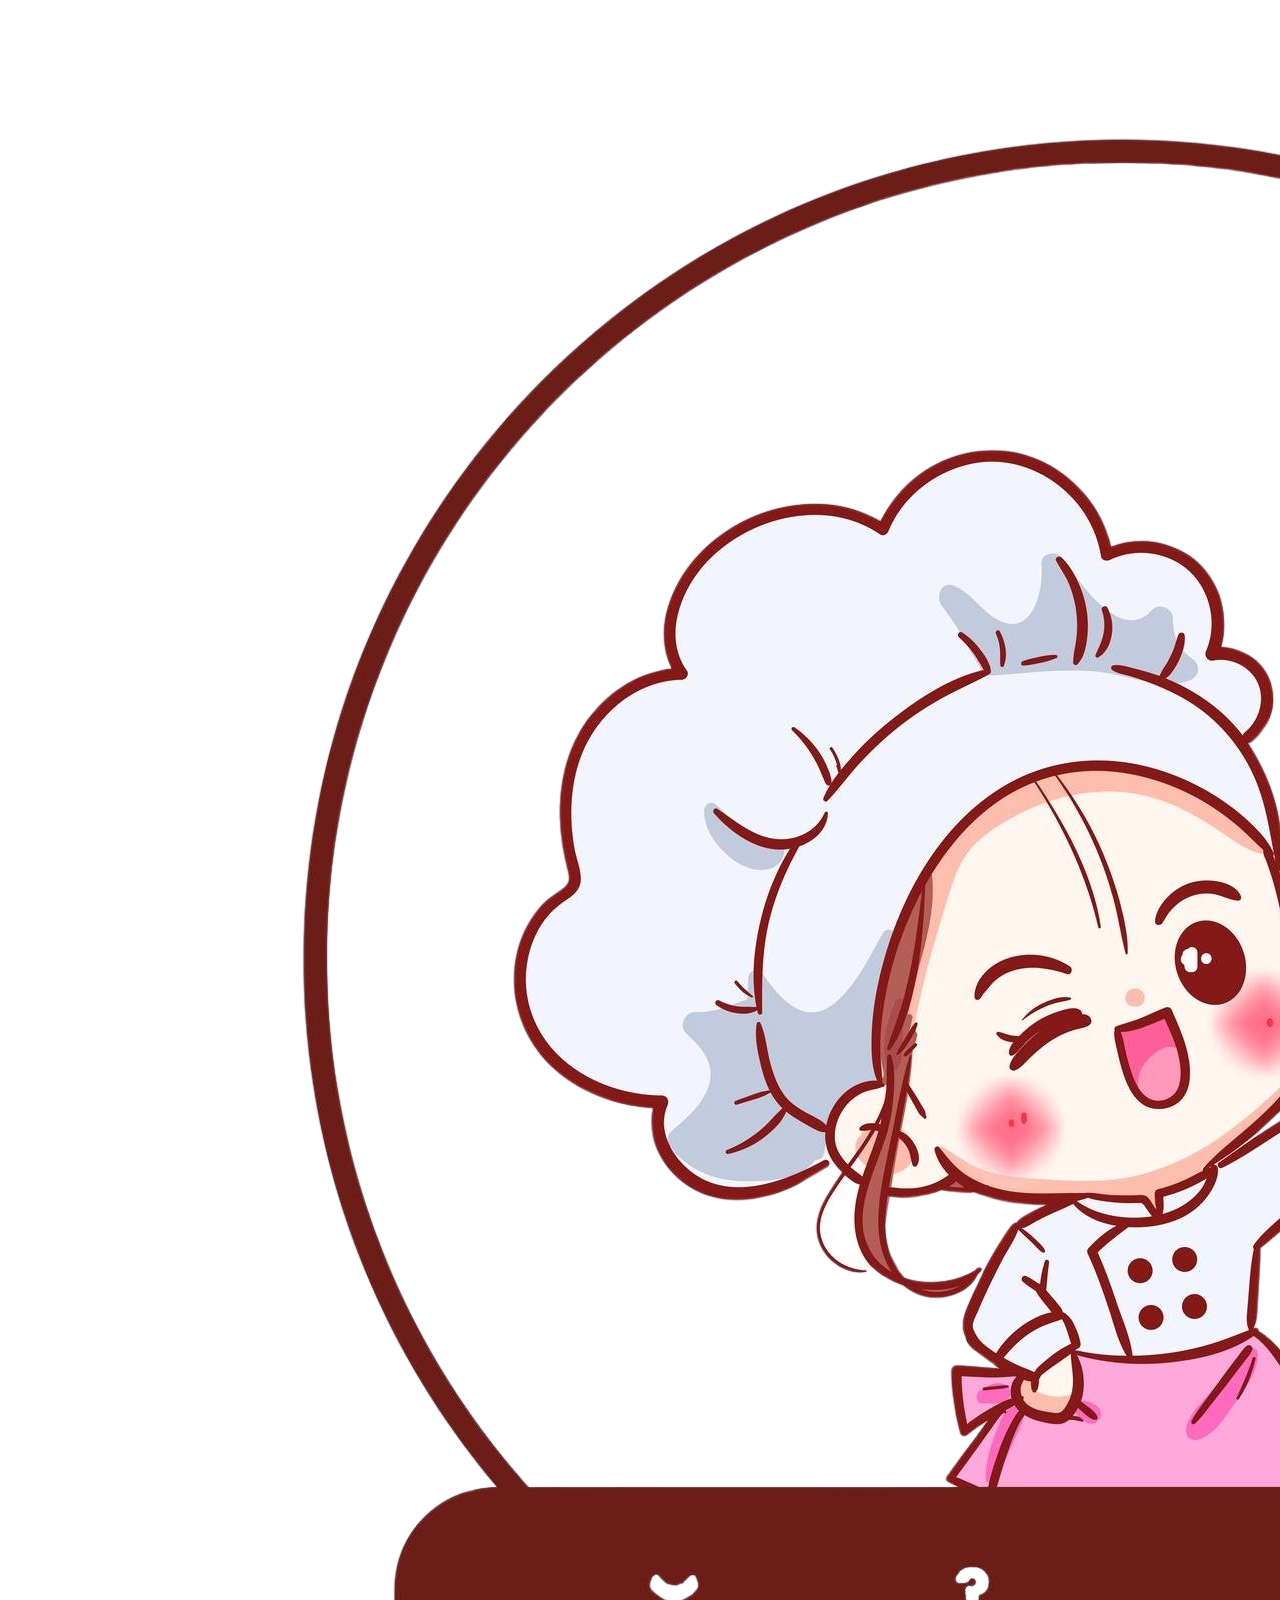
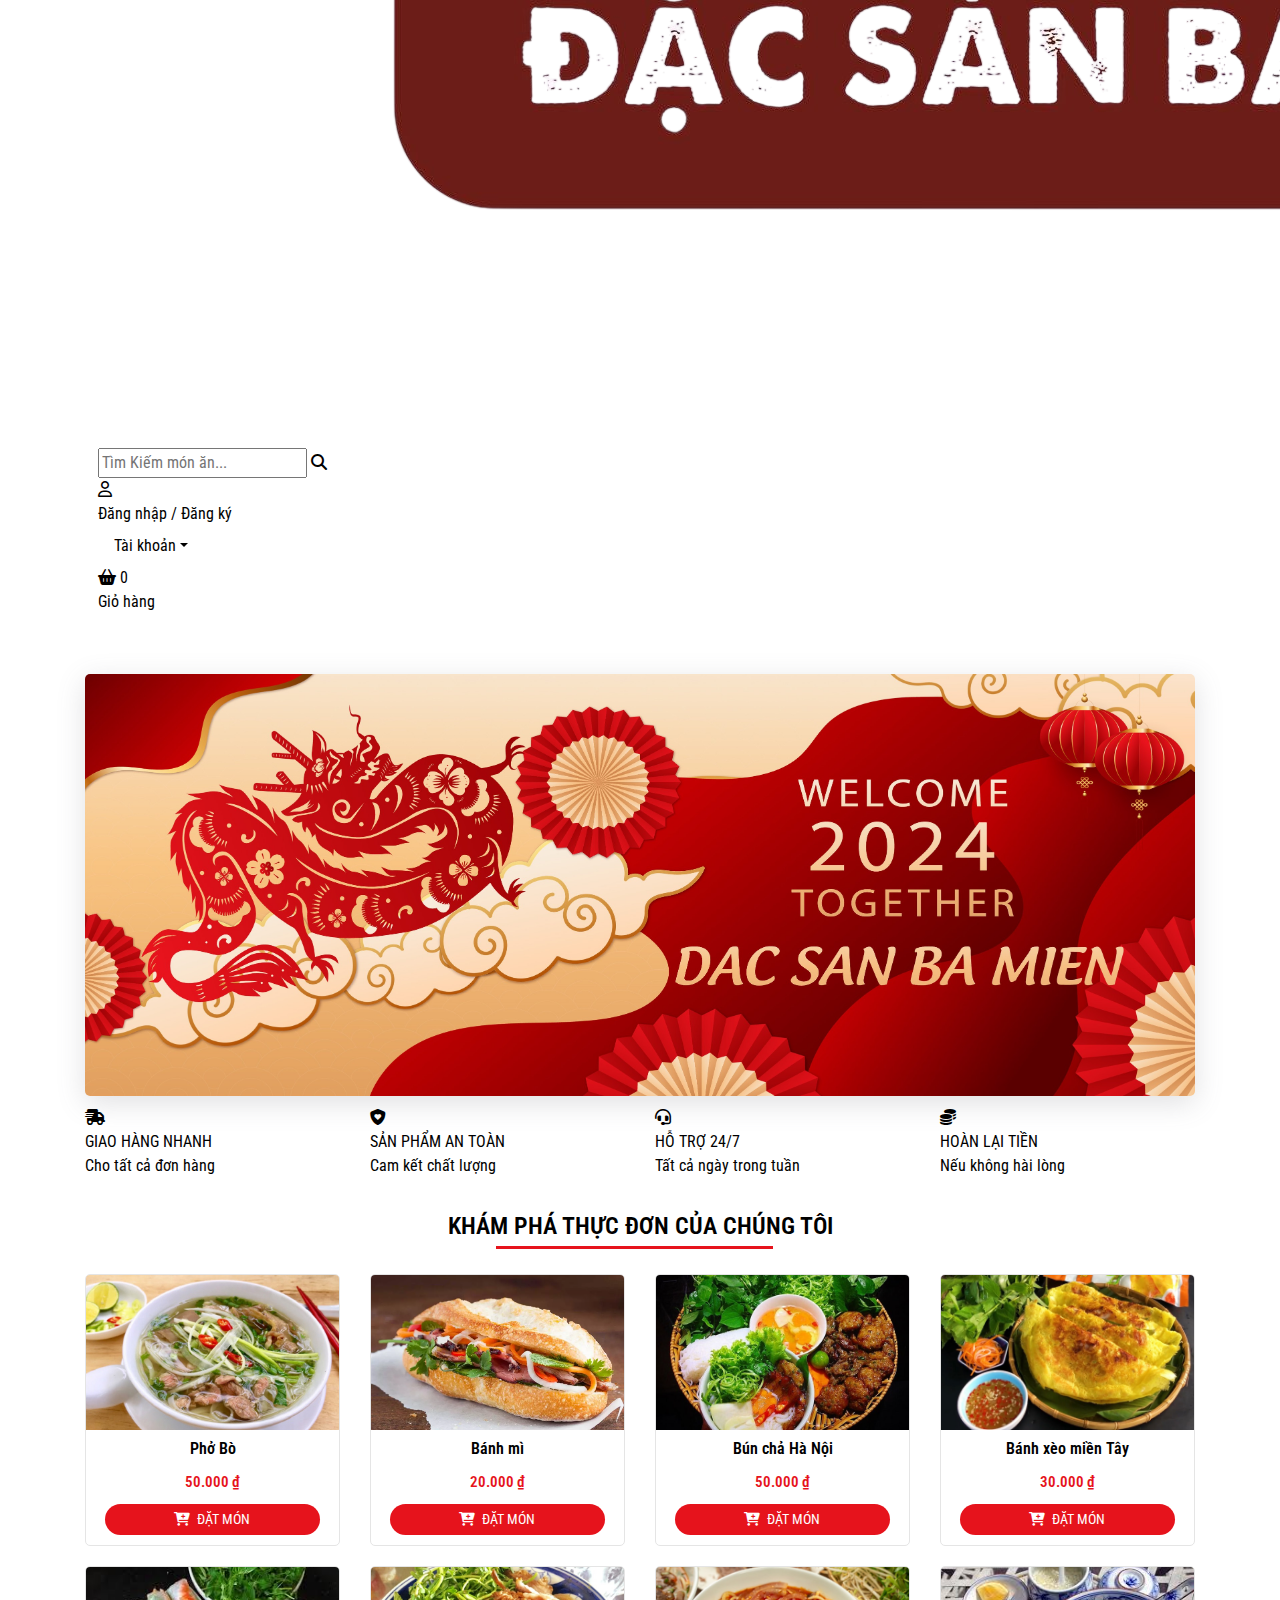
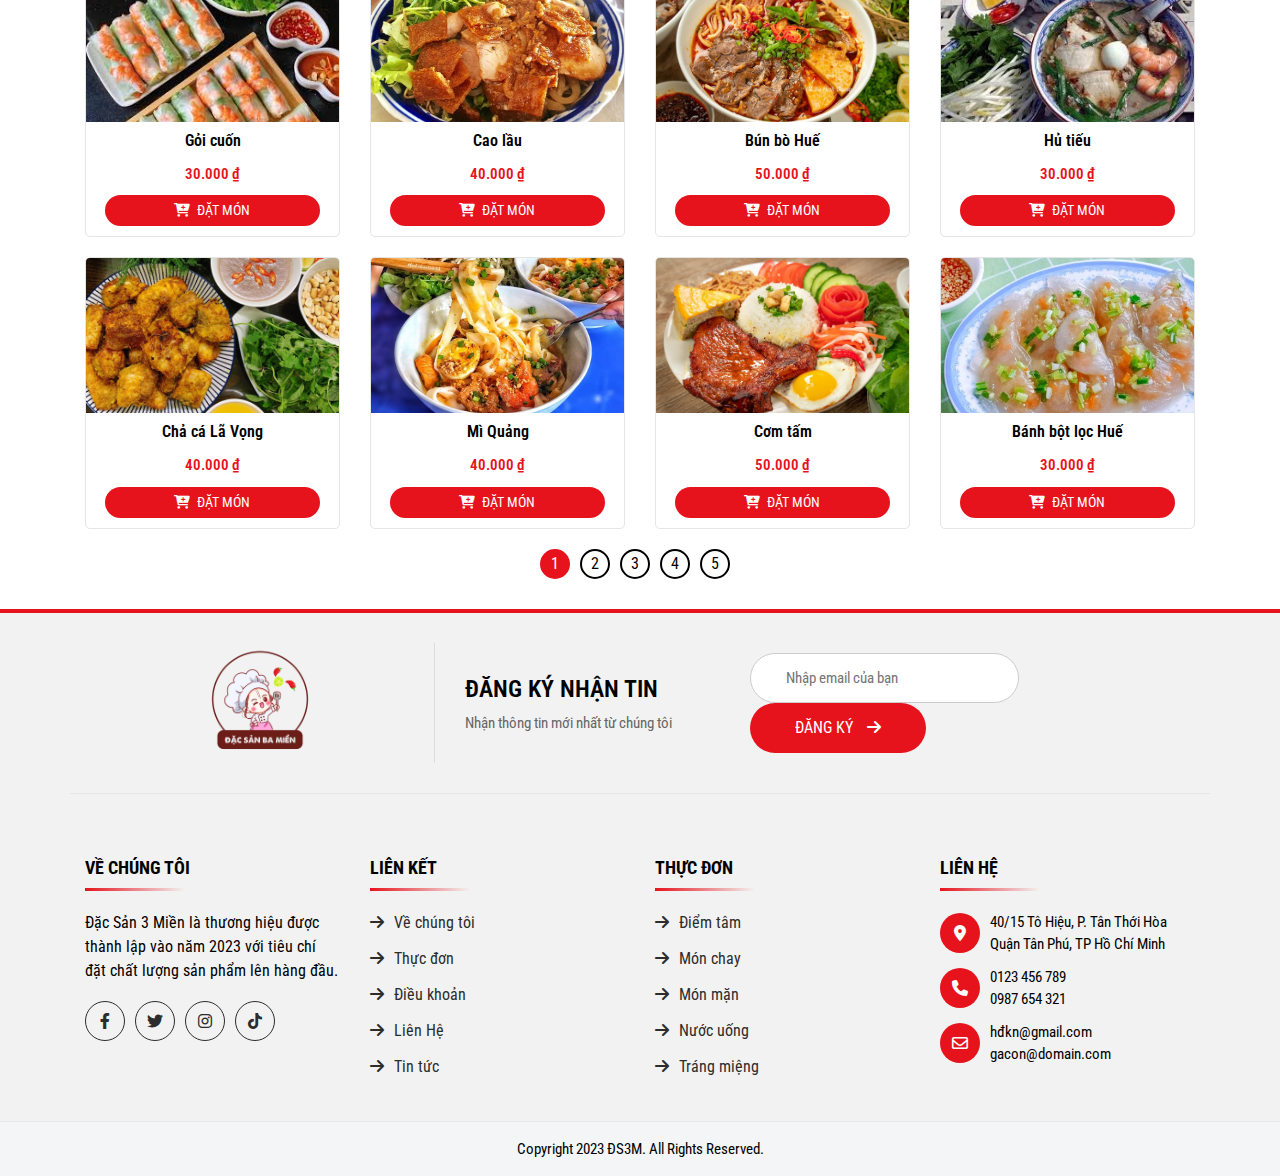
<file: index.html>
<!DOCTYPE html>
<html lang="en">
  <head>
    <!-- Required meta tags -->
    <meta charset="utf-8" />
    <meta
      name="viewport"
      content="width=device-width, initial-scale=1, shrink-to-fit=no"
    />

    <!-- Bootstrap CSS -->
    <link
      rel="stylesheet"
      href="https://cdn.jsdelivr.net/npm/bootstrap@4.0.0/dist/css/bootstrap.min.css"
      integrity="sha384-Gn5384xqQ1aoWXA+058RXPxPg6fy4IWvTNh0E263XmFcJlSAwiGgFAW/dAiS6JXm"
      crossorigin="anonymous"
    />

    <link
      rel="stylesheet"
      href="assets/font-awesome-pro-v6-6.2.0/css/all.min.css"
    />
    <link rel="stylesheet" href="assets/css/base.css" />
    <link rel="stylesheet" href="assets/css/style.css" />

    <title>Đặc sản 3 miền</title>
    <link href="./assets/img/logo.png" rel="icon" type="image/x-icon" />
  </head>

  <body>
    <!-- header top  -->

    <header class="header-top">
      <div class="container">
        <div class="inner-wrap">
          <div class="inner-left">
            <a href="index.html"
              ><img src="assets/img/logo.png" alt="logo"
            /></a>
          </div>

          <div class="inner-middle">
            <form action="" class="inner-find">
              <input type="text" placeholder="Tìm Kiếm món ăn..." />
              <a href="timkiem.html" class="inner-button-find">
                <i class="fa-solid fa-magnifying-glass"></i>
              </a>
            </form>
          </div>

          <div class="inner-right">
            <div class="inner-account">
              <a
                class="inner-icon"
                href="#"
                id="navbarDropdown"
                role="button"
                data-toggle="dropdown"
                aria-haspopup="true"
                aria-expanded="false"
              >
                <i class="fa-regular fa-user"></i>
              </a>
              <a
                class="inner-info"
                href="#"
                id="navbarDropdown"
                role="button"
                data-toggle="dropdown"
                aria-haspopup="true"
                aria-expanded="false"
              >
                <div class="inner-register">Đăng nhập / Đăng ký</div>
                <div class="nav-link dropdown-toggle">Tài khoản</div>
                <div class="dropdown-menu" aria-labelledby="navbarDropdown">
                  <a
                    class="dropdown-item"
                    href="#"
                    data-toggle="modal"
                    data-target="#exampleModal"
                    ><i class="fa-solid fa-right-to-bracket"></i>Đăng nhập</a
                  >
                  <a
                    class="dropdown-item"
                    href="#"
                    data-toggle="modal"
                    data-target="#exampleModal-2"
                    ><i class="fa-solid fa-user-plus"></i>Đăng kí</a
                  >
                </div>
              </a>
            </div>
            <div
              class="inner-shopping"
              data-toggle="modal"
              data-target="#cartModal"
            >
              <div class="inner-icon">
                <i class="fa-solid fa-basket-shopping"></i>
                <span class="inner-so">0</span>
              </div>
              <span class="inner-text-shopping">Giỏ hàng</span>
            </div>
          </div>
        </div>
      </div>

      <!-- Modal login -->

      <div
        class="modal fade modal-form"
        id="exampleModal"
        tabindex="-1"
        aria-labelledby="exampleModalLabel"
        aria-hidden="true"
      >
        <div class="modal-dialog modal-dialog-centered">
          <div class="modal-content">
            <div class="modal-header">
              <h5 class="inner-title">Đăng nhập tài khoản</h5>
              <p class="inner-desc">
                Đăng nhập thành viên để mua hàng và nhận những ưu đãi đặc biệt
                từ chúng tôi
              </p>
              <button
                type="button"
                class="close"
                data-dismiss="modal"
                aria-label="Close"
              >
                <span aria-hidden="true">&times;</span>
              </button>
            </div>
            <div class="modal-body">
              <form action="">
                <div class="row">
                  <div class="col-12">
                    <div class="form-group">
                      <label for="sdt">Số điện thoại</label>
                      <input
                        type="text"
                        id="sdt"
                        class="form-control"
                        placeholder="Nhập số điện thoại"
                      />
                    </div>
                  </div>
                  <div class="col-12">
                    <div class="form-group">
                      <label for="mk">Mật khẩu</label>
                      <input
                        type="password"
                        id="mk"
                        class="form-control"
                        placeholder="Nhập mật khẩu"
                      />
                    </div>
                  </div>
                  <div class="col-12">
                    <a href="login.html" class="button"> Đăng nhập </a>
                  </div>
                </div>
              </form>
            </div>
          </div>
        </div>
      </div>

      <!-- End Modal login -->

      <!-- Modal register -->

      <div
        class="modal fade modal-form"
        id="exampleModal-2"
        tabindex="-1"
        aria-labelledby="exampleModalLabel"
        aria-hidden="true"
      >
        <div class="modal-dialog modal-dialog-centered">
          <div class="modal-content">
            <div class="modal-header">
              <h5 class="inner-title">Đăng ký tài khoản</h5>
              <p class="inner-desc">
                Đăng ký thành viên để mua hàng và nhận những ưu đãi đặc biệt từ
                chúng tôi
              </p>
              <button
                type="button"
                class="close"
                data-dismiss="modal"
                aria-label="Close"
              >
                <span aria-hidden="true">&times;</span>
              </button>
            </div>
            <div class="modal-body">
              <form action="">
                <div class="row">
                  <div class="col-12">
                    <div class="form-group">
                      <label for="name">Tên đầy đủ</label>
                      <input
                        type="text"
                        id="name"
                        class="form-control"
                        placeholder="VD: Thành Đại"
                      />
                    </div>
                  </div>
                  <div class="col-12">
                    <div class="form-group">
                      <label for="sdt2">Số điện thoại</label>
                      <input
                        type="text"
                        id="sdt2"
                        class="form-control"
                        placeholder="Nhập số điện thoại"
                      />
                    </div>
                  </div>
                  <div class="col-12">
                    <div class="form-group">
                      <label for="dc">Địa chỉ</label>
                      <input
                        type="text"
                        id="dc"
                        class="form-control"
                        placeholder="Nhập địa chỉ"
                      />
                    </div>
                  </div>
                  <div class="col-12">
                    <div class="form-group">
                      <label for="mk2">Mật khẩu</label>
                      <input
                        type="password"
                        id="mk2"
                        class="form-control"
                        placeholder="Nhập mật khẩu"
                      />
                    </div>
                  </div>
                  <div class="col-12">
                    <div class="form-group">
                      <label for="nhapmk">Nhập lại Mật khẩu</label>
                      <input
                        type="password"
                        id="nhapmk"
                        class="form-control"
                        placeholder="Nhập lại mật khẩu"
                      />
                    </div>
                  </div>
                  <div class="col-12">
                    <button class="button" onclick="dangKi()">Đăng kí</button>
                  </div>
                </div>
              </form>
            </div>
          </div>
        </div>
      </div>

      <!-- End Modal register -->

      <!-- Modal shopping -->

      <div
        class="modal fade right"
        id="cartModal"
        tabindex="-1"
        role="dialog"
        aria-labelledby="cartModalLabel"
        aria-hidden="true"
      >
        <div class="modal-dialog" role="document">
          <div class="modal-content">
            <div class="modal-header">
              <div class="inner-shopping">
                <div class="inner-icon">
                  <i class="fa-solid fa-basket-shopping"></i>
                </div>
                <span class="inner-text-shopping">Giỏ hàng</span>
              </div>
              <button
                type="button"
                class="close"
                data-dismiss="modal"
                aria-label="Close"
              >
                <span aria-hidden="true">&times;</span>
              </button>
            </div>
            <div class="modal-body">
              <div class="inner-icon">
                <i class="fa-solid fa-cart-xmark"></i>
              </div>
              <div class="inner-desc">
                Không có sản phẩm nào trong giỏ hàng của bạn
              </div>
            </div>
            <div class="modal-footer">
              <div class="inner-tong">
                <div class="inner-text-tong">Tổng tiền:</div>
                <div class="inner-gia-tong">0 ₫</div>
              </div>
              <div class="inner-nut">
                <button
                  type="button"
                  class="inner-tm"
                  data-dismiss="modal"
                  aria-label="Close"
                >
                  <i class="fa-solid fa-plus"></i>Thêm món
                </button>
                <button class="inner-tt inner-tt-nologin">Thanh toán</button>
              </div>
            </div>
          </div>
        </div>
      </div>

      <!-- End Modal shopping -->
    </header>

    <!-- End header top  -->

    <!-- header bottom  -->

    <header class="header-bottom">
      <div class="container">
        <div class="inner-menu">
          <ul>
            <li>
              <a href="index.html">TRANG CHỦ</a>
            </li>
            <li>
              <a href="timkiemnangcao.html">MÓN CHAY</a>
            </li>
            <li>
              <a href="timkiemnangcao.html">MÓN MẶN</a>
            </li>
            <li>
              <a href="timkiemnangcao.html">MÓN LẨU</a>
            </li>
            <li>
              <a href="timkiemnangcao.html">MÓN ĂN VẶT</a>
            </li>
            <li>
              <a href="timkiemnangcao.html">MÓN TRÁNG MIỆNG</a>
            </li>
            <li>
              <a href="timkiemnangcao-2.html">NƯỚC UỐNG</a>
            </li>
            <li>
              <a href="timkiemnangcao.html">MÓN KHÁC</a>
            </li>
          </ul>
        </div>
      </div>
    </header>

    <!-- End header bottom  -->

    <!-- Banner -->

    <div class="Banner">
      <div class="container">
        <div class="inner-img">
          <img src="assets/img/banner.jpg" alt="banner" />
        </div>
      </div>
    </div>

    <!-- End Banner -->

    <!-- Service -->

    <div class="Service">
      <div class="container">
        <div class="row">
          <div class="col-xl-3 col-lg-3 col-md-6 col-sm-6 col-12">
            <div class="inner-item">
              <div class="inner-icon">
                <i class="fa-solid fa-truck-fast"></i>
              </div>
              <div class="inner-info">
                <div class="inner-chu1">GIAO HÀNG NHANH</div>
                <div class="inner-chu2">Cho tất cả đơn hàng</div>
              </div>
            </div>
          </div>
          <div class="col-xl-3 col-lg-3 col-md-6 col-sm-6 col-12">
            <div class="inner-item">
              <div class="inner-icon">
                <i class="fa-solid fa-shield-heart"></i>
              </div>
              <div class="inner-info">
                <div class="inner-chu1">SẢN PHẨM AN TOÀN</div>
                <div class="inner-chu2">Cam kết chất lượng</div>
              </div>
            </div>
          </div>
          <div class="col-xl-3 col-lg-3 col-md-6 col-sm-6 col-12">
            <div class="inner-item">
              <div class="inner-icon">
                <i class="fa-solid fa-headset"></i>
              </div>
              <div class="inner-info">
                <div class="inner-chu1">HỖ TRỢ 24/7</div>
                <div class="inner-chu2">Tất cả ngày trong tuần</div>
              </div>
            </div>
          </div>
          <div class="col-xl-3 col-lg-3 col-md-6 col-sm-6 col-12">
            <div class="inner-item">
              <div class="inner-icon">
                <i class="fa-solid fa-coins"></i>
              </div>
              <div class="inner-info">
                <div class="inner-chu1">HOÀN LẠI TIỀN</div>
                <div class="inner-chu2">Nếu không hài lòng</div>
              </div>
            </div>
          </div>
        </div>
      </div>
    </div>

    <!-- End Service -->

    <!-- Products -->

    <div class="Products">
      <div class="container">
        <div class="row">
          <div class="col-xl-12">
            <div class="inner-title">Khám phá thực đơn của chúng tôi</div>
          </div>
          <div class="col-xl-3 col-lg-3 col-md-4 col-sm-6 col-12">
            <div class="inner-item">
              <a href="chitietsp.html" class="inner-img">
                <img src="assets/img/products/phobo.jpg" />
              </a>
              <div class="inner-info">
                <div class="inner-ten">Phở Bò</div>
                <div class="inner-gia">50.000 ₫</div>
                <a href="chitietsp.html" class="inner-muahang">
                  <i class="fa-solid fa-cart-plus"></i> ĐẶT MÓN
                </a>
              </div>
            </div>
          </div>
          <div class="col-xl-3 col-lg-3 col-md-4 col-sm-6 col-12">
            <div class="inner-item">
              <a href="chitietsp.html" class="inner-img">
                <img src="assets/img/products/banhmi.webp" />
              </a>
              <div class="inner-info">
                <div class="inner-ten">Bánh mì</div>
                <div class="inner-gia">20.000 ₫</div>
                <a href="chitietsp.html" class="inner-muahang">
                  <i class="fa-solid fa-cart-plus"></i> ĐẶT MÓN
                </a>
              </div>
            </div>
          </div>
          <div class="col-xl-3 col-lg-3 col-md-4 col-sm-6 col-12">
            <div class="inner-item">
              <a href="chitietsp.html" class="inner-img">
                <img src="assets/img/products/buncha.jpg" />
              </a>
              <div class="inner-info">
                <div class="inner-ten">Bún chả Hà Nội</div>
                <div class="inner-gia">50.000 ₫</div>
                <a href="chitietsp.html" class="inner-muahang">
                  <i class="fa-solid fa-cart-plus"></i> ĐẶT MÓN
                </a>
              </div>
            </div>
          </div>
          <div class="col-xl-3 col-lg-3 col-md-4 col-sm-6 col-12">
            <div class="inner-item">
              <a href="chitietsp.html" class="inner-img">
                <img src="assets/img/products/banhxeo.jpg" />
              </a>
              <div class="inner-info">
                <div class="inner-ten">Bánh xèo miền Tây</div>
                <div class="inner-gia">30.000 ₫</div>
                <a href="chitietsp.html" class="inner-muahang">
                  <i class="fa-solid fa-cart-plus"></i> ĐẶT MÓN
                </a>
              </div>
            </div>
          </div>
          <div class="col-xl-3 col-lg-3 col-md-4 col-sm-6 col-12">
            <div class="inner-item">
              <a href="chitietsp.html" class="inner-img">
                <img src="assets/img/products/goicuon.jpg" />
              </a>
              <div class="inner-info">
                <div class="inner-ten">Gỏi cuốn</div>
                <div class="inner-gia">30.000 ₫</div>
                <a href="chitietsp.html" class="inner-muahang">
                  <i class="fa-solid fa-cart-plus"></i> ĐẶT MÓN
                </a>
              </div>
            </div>
          </div>
          <div class="col-xl-3 col-lg-3 col-md-4 col-sm-6 col-12">
            <div class="inner-item">
              <a href="chitietsp.html" class="inner-img">
                <img src="assets/img/products/caolau.jpg" />
              </a>
              <div class="inner-info">
                <div class="inner-ten">Cao lầu</div>
                <div class="inner-gia">40.000 ₫</div>
                <a href="chitietsp.html" class="inner-muahang">
                  <i class="fa-solid fa-cart-plus"></i> ĐẶT MÓN
                </a>
              </div>
            </div>
          </div>
          <div class="col-xl-3 col-lg-3 col-md-4 col-sm-6 col-12">
            <div class="inner-item">
              <a href="chitietsp.html" class="inner-img">
                <img src="assets/img/products/bunbohue.jpg" />
              </a>
              <div class="inner-info">
                <div class="inner-ten">Bún bò Huế</div>
                <div class="inner-gia">50.000 ₫</div>
                <a href="chitietsp.html" class="inner-muahang">
                  <i class="fa-solid fa-cart-plus"></i> ĐẶT MÓN
                </a>
              </div>
            </div>
          </div>
          <div class="col-xl-3 col-lg-3 col-md-4 col-sm-6 col-12">
            <div class="inner-item">
              <a href="chitietsp.html" class="inner-img">
                <img src="assets/img/products/hutieu.jpg" />
              </a>
              <div class="inner-info">
                <div class="inner-ten">Hủ tiếu</div>
                <div class="inner-gia">30.000 ₫</div>
                <a href="chitietsp.html" class="inner-muahang">
                  <i class="fa-solid fa-cart-plus"></i> ĐẶT MÓN
                </a>
              </div>
            </div>
          </div>
          <div class="col-xl-3 col-lg-3 col-md-4 col-sm-6 col-12">
            <div class="inner-item">
              <a href="chitietsp.html" class="inner-img">
                <img src="assets/img/products/chaca.jpg" />
              </a>
              <div class="inner-info">
                <div class="inner-ten">Chả cá Lã Vọng</div>
                <div class="inner-gia">40.000 ₫</div>
                <a href="chitietsp.html" class="inner-muahang">
                  <i class="fa-solid fa-cart-plus"></i> ĐẶT MÓN
                </a>
              </div>
            </div>
          </div>
          <div class="col-xl-3 col-lg-3 col-md-4 col-sm-6 col-12">
            <div class="inner-item">
              <a href="chitietsp.html" class="inner-img">
                <img src="assets/img/products/miquang.jpg" />
              </a>
              <div class="inner-info">
                <div class="inner-ten">Mì Quảng</div>
                <div class="inner-gia">40.000 ₫</div>
                <a href="chitietsp.html" class="inner-muahang">
                  <i class="fa-solid fa-cart-plus"></i> ĐẶT MÓN
                </a>
              </div>
            </div>
          </div>
          <div class="col-xl-3 col-lg-3 col-md-4 col-sm-6 col-12">
            <div class="inner-item">
              <a href="chitietsp.html" class="inner-img">
                <img src="assets/img/products/comtam.jpeg" />
              </a>
              <div class="inner-info">
                <div class="inner-ten">Cơm tấm</div>
                <div class="inner-gia">50.000 ₫</div>
                <a href="chitietsp.html" class="inner-muahang">
                  <i class="fa-solid fa-cart-plus"></i> ĐẶT MÓN
                </a>
              </div>
            </div>
          </div>
          <div class="col-xl-3 col-lg-3 col-md-4 col-sm-6 col-12">
            <div class="inner-item">
              <a href="chitietsp.html" class="inner-img">
                <img src="assets/img/products/banhbotloc.webp" />
              </a>
              <div class="inner-info">
                <div class="inner-ten">Bánh bột lọc Huế</div>
                <div class="inner-gia">30.000 ₫</div>
                <a href="chitietsp.html" class="inner-muahang">
                  <i class="fa-solid fa-cart-plus"></i> ĐẶT MÓN
                </a>
              </div>
            </div>
          </div>
        </div>
      </div>

      <!-- Modal order -->

      <div
        class="modal fade"
        id="exampleModalCenter"
        tabindex="-1"
        role="dialog"
        aria-labelledby="exampleModalCenterTitle"
        aria-hidden="true"
      >
        <div class="modal-dialog modal-dialog-centered" role="document">
          <div class="modal-content">
            <div class="modal-header">
              <div class="inner-hinh">
                <img src="assets/img/products/phobo.jpg" />
              </div>
              <button
                type="button"
                class="close"
                data-dismiss="modal"
                aria-label="Close"
              >
                <span aria-hidden="true">&times;</span>
              </button>
            </div>
            <div class="modal-body">
              <div class="inner-name">Phở bò</div>
              <div class="inner-info">
                <div class="inner-gia">50.000 ₫</div>
                <div class="inner-sl">
                  <input class="inner-dau" type="button" value="-" />
                  <span class="inner-so">1</span>
                  <input class="inner-dau" type="button" value="+" />
                </div>
              </div>
              <p class="inner-desc">
                Phở là món ăn đặc trưng của Việt Nam với nước dùng trong vắt,
                đậm đà từ xương và gia vị. Sợi phở mềm, thường được ăn kèm với
                thịt bò hoặc gà thái mỏng, rau thơm, chanh và ớt. Vị thanh mát,
                thơm ngon của phở khiến người ăn dễ dàng mê mẩn ngay từ lần thử
                đầu tiên. Phở không chỉ ngon mà còn mang đậm hương vị truyền
                thống của ẩm thực Việt.
              </p>
            </div>
            <div class="modal-footer">
              <div class="inner-giaca">
                <div class="inner-chu">Thành tiền</div>
                <div class="inner-so">50.000 ₫</div>
              </div>
              <div class="inner-thanhtoan">
                <button type="button" class="inner-nut1" onclick="notLogin()">
                  Thêm vào giỏ hàng <i class="fa-solid fa-basket-shopping"></i>
                </button>
              </div>
            </div>
          </div>
        </div>
      </div>

      <!-- End Modal order -->
    </div>

    <!-- End Products -->

    <!-- Pagination -->

    <div class="Pagination">
      <div class="container">
        <ul>
          <li>
            <a href="index.html" class="inner-trang trang-chinh"> 1 </a>
          </li>
          <li>
            <a href="index.html" class="inner-trang"> 2 </a>
          </li>
          <li>
            <a href="index.html" class="inner-trang"> 3 </a>
          </li>
          <li>
            <a href="index.html" class="inner-trang"> 4 </a>
          </li>
          <li>
            <a href="index.html" class="inner-trang"> 5 </a>
          </li>
        </ul>
      </div>
    </div>

    <!-- End Pagination -->

    <!-- Footer-top -->

    <div class="Footer-top">
      <div class="container">
        <div class="row">
          <div class="col-xl-4 col-lg-4 col-md-12">
            <div class="inner-logo">
              <img src="assets/img/logo.png" alt="logo" />
            </div>
          </div>
          <div class="col-xl-3 col-lg-3 col-md-6">
            <div class="inner-text">
              <div class="inner-chu1">Đăng ký nhận tin</div>
              <div class="inner-chu2">Nhận thông tin mới nhất từ chúng tôi</div>
            </div>
          </div>
          <div class="col-xl-5 col-lg-5 col-md-6">
            <form action="" class="inner-form">
              <input type="text" placeholder="Nhập email của bạn" />
              <button class="inner-sub">
                ĐĂNG KÝ <i class="fa-solid fa-arrow-right"></i>
              </button>
            </form>
          </div>
        </div>
      </div>
    </div>

    <!-- End Footer-top -->

    <!-- Footer-middle -->

    <div class="Footer-middle">
      <div class="container">
        <div class="row">
          <div class="col-xl-3 col-lg-3 col-md-12 col-sm-12 col-12">
            <div class="inner-text">Về chúng tôi</div>
            <p class="inner-desc">
              Đặc Sản 3 Miền là thương hiệu được thành lập vào năm 2023 với tiêu
              chí đặt chất lượng sản phẩm lên hàng đầu.
            </p>
            <div class="inner-icon">
              <a href="#"><i class="fa-brands fa-facebook-f"></i></a>
              <a href="#"><i class="fa-brands fa-twitter"></i></a>
              <a href="#"><i class="fa-brands fa-instagram"></i></a>
              <a href="#"><i class="fa-brands fa-tiktok"></i></a>
            </div>
          </div>
          <div class="col-xl-3 col-lg-3 col-md-6 col-sm-6 col-12">
            <div class="inner-text">liên kết</div>
            <ul>
              <li>
                <a href="#"
                  ><i class="fa-solid fa-arrow-right"></i>Về chúng tôi</a
                >
              </li>
              <li>
                <a href="#"><i class="fa-solid fa-arrow-right"></i>Thực đơn</a>
              </li>
              <li>
                <a href="#"
                  ><i class="fa-solid fa-arrow-right"></i>Điều khoản</a
                >
              </li>
              <li>
                <a href="#"><i class="fa-solid fa-arrow-right"></i>Liên Hệ</a>
              </li>
              <li>
                <a href="#"><i class="fa-solid fa-arrow-right"></i>Tin tức</a>
              </li>
            </ul>
          </div>
          <div class="col-xl-3 col-lg-3 col-md-6 col-sm-6 col-12">
            <div class="inner-text">thực đơn</div>
            <ul class="inner-menu">
              <li>
                <a href="#"><i class="fa-solid fa-arrow-right"></i>Điểm tâm</a>
              </li>
              <li>
                <a href="#"><i class="fa-solid fa-arrow-right"></i>Món chay</a>
              </li>
              <li>
                <a href="#"><i class="fa-solid fa-arrow-right"></i>Món mặn</a>
              </li>
              <li>
                <a href="#"><i class="fa-solid fa-arrow-right"></i>Nước uống</a>
              </li>
              <li>
                <a href="#"
                  ><i class="fa-solid fa-arrow-right"></i>Tráng miệng</a
                >
              </li>
            </ul>
          </div>
          <div class="col-xl-3 col-lg-3 col-md-6 col-sm-6 col-12">
            <div class="inner-text">liên hệ</div>
            <div class="inner-contact">
              <div class="inner-icon">
                <i class="fa-solid fa-location-dot"></i>
              </div>
              <div class="inner-diachi">
                <div class="inner-chu1">40/15 Tô Hiệu, P. Tân Thới Hòa</div>
                <div class="inner-chu2">Quận Tân Phú, TP Hồ Chí Minh</div>
              </div>
            </div>
            <div class="inner-contact">
              <div class="inner-icon">
                <i class="fa-solid fa-phone"></i>
              </div>
              <div class="inner-diachi">
                <div class="inner-chu1">0123 456 789</div>
                <div class="inner-chu2">0987 654 321</div>
              </div>
            </div>
            <div class="inner-contact">
              <div class="inner-icon">
                <i class="fa-regular fa-envelope"></i>
              </div>
              <div class="inner-diachi">
                <div class="inner-chu1">hđkn@gmail.com</div>
                <div class="inner-chu2">gacon@domain.com</div>
              </div>
            </div>
          </div>
        </div>
      </div>
    </div>

    <!-- End Footer-middle -->

    <!-- Footer-bottom -->

    <div class="Footer-bottom">
      <div class="container">
        <div class="row">
          <div class="col-xl-12">
            <div class="inner-end">
              Copyright 2023 ĐS3M. All Rights Reserved.
            </div>
          </div>
        </div>
      </div>
    </div>

    <!-- End Footer-bottom -->

    <script
      src="https://code.jquery.com/jquery-3.2.1.slim.min.js"
      integrity="sha384-KJ3o2DKtIkvYIK3UENzmM7KCkRr/rE9/Qpg6aAZGJwFDMVNA/GpGFF93hXpG5KkN"
      crossorigin="anonymous"
    ></script>
    <script
      src="https://cdn.jsdelivr.net/npm/popper.js@1.12.9/dist/umd/popper.min.js"
      integrity="sha384-ApNbgh9B+Y1QKtv3Rn7W3mgPxhU9K/ScQsAP7hUibX39j7fakFPskvXusvfa0b4Q"
      crossorigin="anonymous"
    ></script>
    <script
      src="https://cdn.jsdelivr.net/npm/bootstrap@4.0.0/dist/js/bootstrap.min.js"
      integrity="sha384-JZR6Spejh4U02d8jOt6vLEHfe/JQGiRRSQQxSfFWpi1MquVdAyjUar5+76PVCmYl"
      crossorigin="anonymous"
    ></script>

    <script src="assets/js/main.js"></script>
  </body>
</html>
</file>
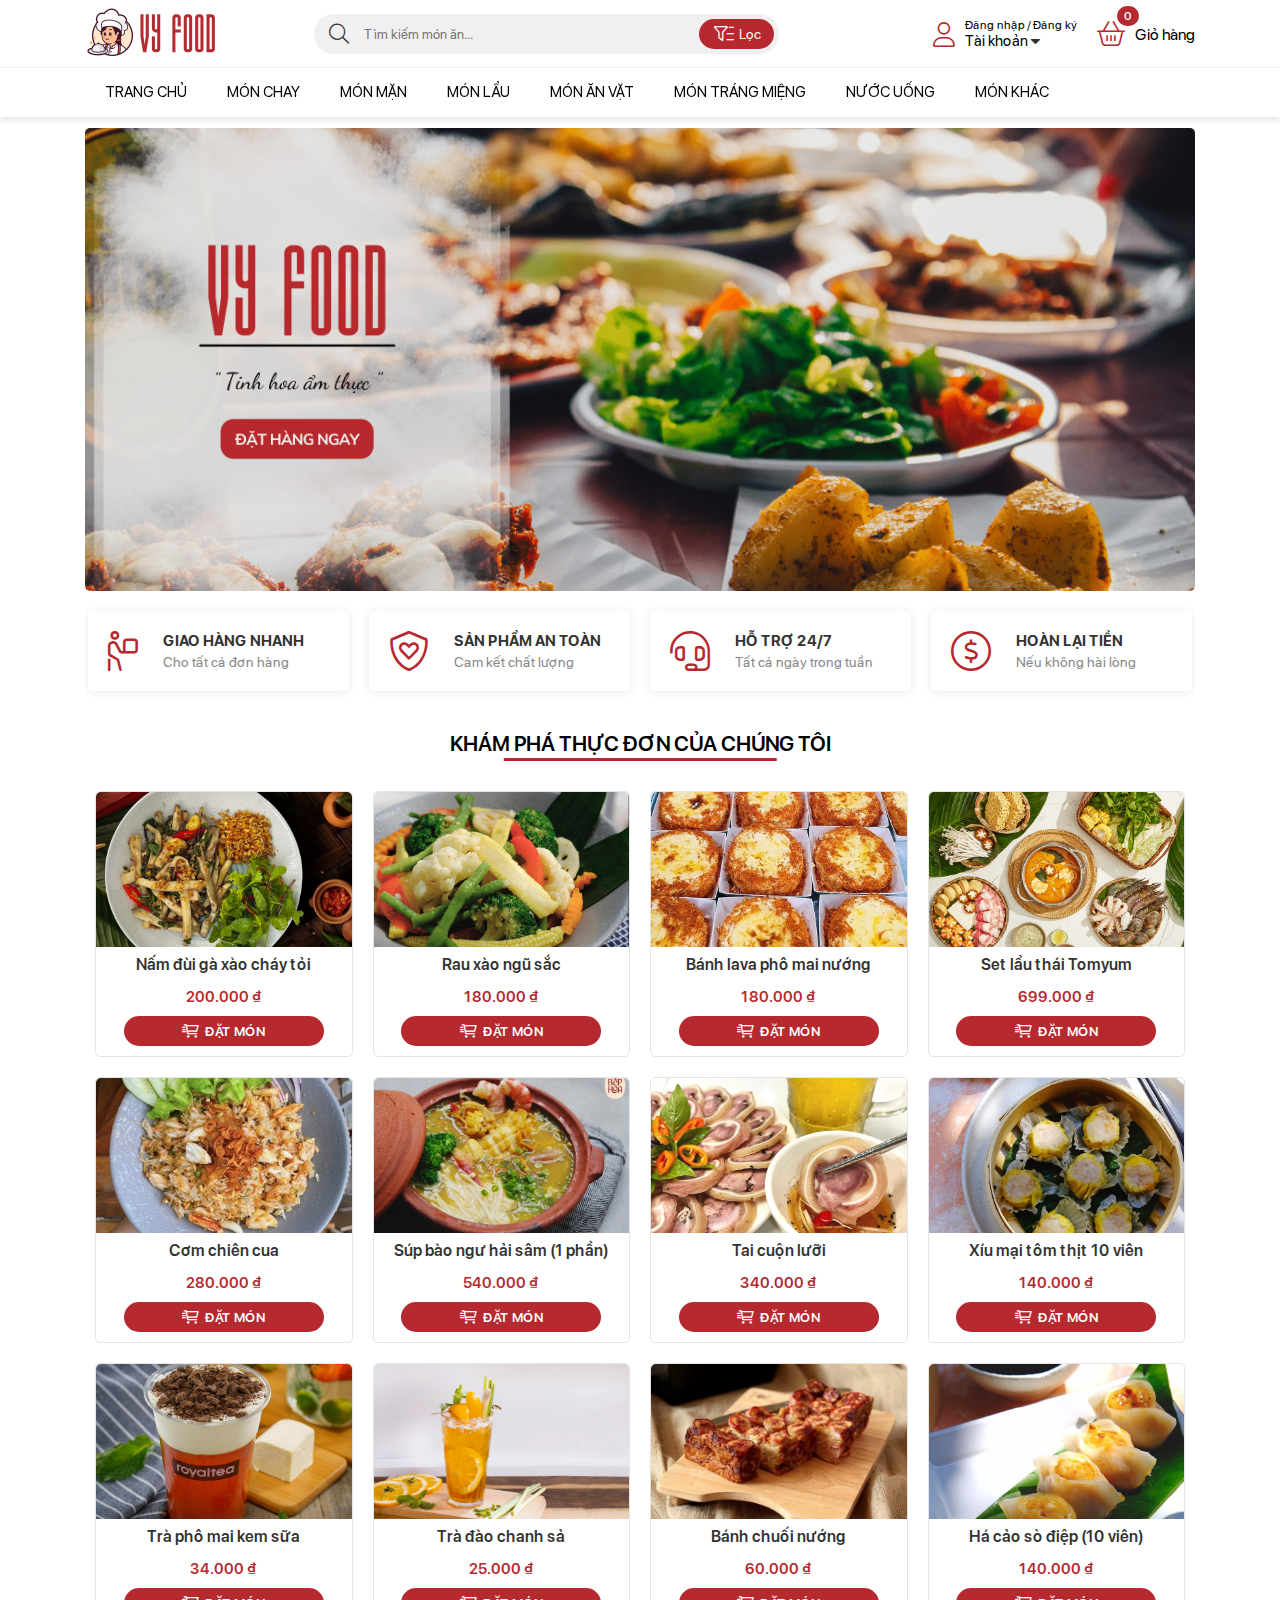
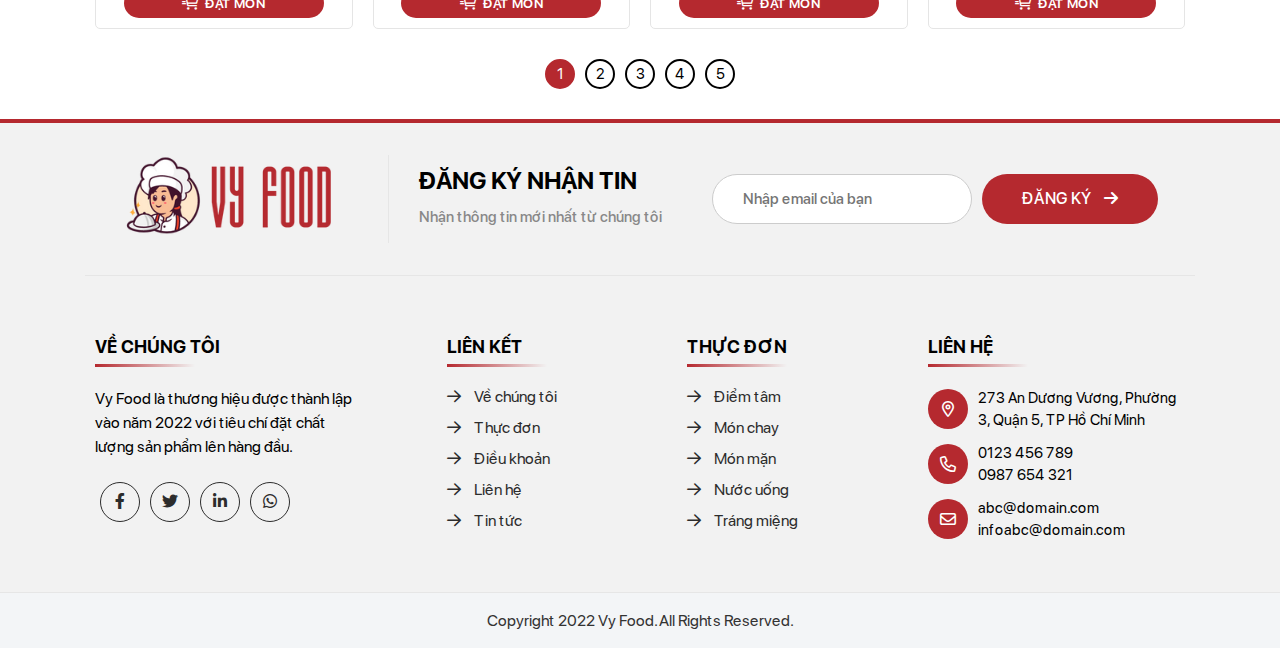
<file: template/Webbanhang-main/index.html>
<!DOCTYPE html>
<html lang="en">
  <head>
    <meta charset="UTF-8" />
    <meta http-equiv="X-UA-Compatible" content="IE=edge" />
    <meta name="viewport" content="width=device-width, initial-scale=1.0" />
    <title>Vy Food</title>
    <link href="./assets/img/favicon.png" rel="icon" type="image/x-icon" />
    <link rel="stylesheet" href="./assets/css/main.css" />
    <link rel="stylesheet" href="./assets/css/home-responsive.css" />
    <link rel="stylesheet" href="./assets/css/toast-message.css" />
    <link
      rel="stylesheet"
      href="./assets/font/font-awesome-pro-v6-6.2.0/css/all.min.css"
    />
  </head>

  <body>
    <header>
      <div class="header-middle">
        <div class="container">
          <div class="header-middle-left">
            <div class="header-logo">
              <a href="">
                <img
                  src="./assets/img/vy-food.png"
                  alt=""
                  class="header-logo-img"
                />
              </a>
            </div>
          </div>
          <div class="header-middle-center">
            <form action="" class="form-search">
              <span class="search-btn"
                ><i class="fa-light fa-magnifying-glass"></i
              ></span>
              <input
                type="text"
                class="form-search-input"
                placeholder="Tìm kiếm món ăn..."
                oninput="searchProducts()"
              />
              <button class="filter-btn">
                <i class="fa-light fa-filter-list"></i><span>Lọc</span>
              </button>
            </form>
          </div>
          <div class="header-middle-right">
            <ul class="header-middle-right-list">
              <li class="header-middle-right-item dropdown open">
                <i class="fa-light fa-user"></i>
                <div class="auth-container">
                  <span class="text-dndk">Đăng nhập / Đăng ký</span>
                  <span class="text-tk"
                    >Tài khoản <i class="fa-sharp fa-solid fa-caret-down"></i
                  ></span>
                </div>
                <ul class="header-middle-right-menu">
                  <li>
                    <a id="login" href="javascript:;"
                      ><i class="fa-light fa-right-to-bracket"></i> Đăng nhập</a
                    >
                  </li>
                  <li>
                    <a id="signup" href="javascript:;"
                      ><i class="fa-light fa-user-plus"></i> Đăng ký</a
                    >
                  </li>
                </ul>
              </li>
              <li class="header-middle-right-item open" onclick="openCart()">
                <div class="cart-icon-menu">
                  <i class="fa-light fa-basket-shopping"></i>
                  <span class="count-product-cart">0</span>
                </div>
                <span>Giỏ hàng</span>
              </li>
            </ul>
          </div>
        </div>
      </div>
    </header>
    <nav class="header-bottom">
      <div class="container">
        <ul class="menu-list">
          <li class="menu-list-item">
            <a href="" class="menu-link">Trang chủ</a>
          </li>
          <li class="menu-list-item" onclick="showCategory('Món chay')">
            <a href="javascript:;" class="menu-link">Món chay</a>
          </li>
          <li class="menu-list-item" onclick="showCategory('Món mặn')">
            <a href="javascript:;" class="menu-link">Món mặn</a>
          </li>
          <li class="menu-list-item" onclick="showCategory('Món lẩu')">
            <a href="javascript:;" class="menu-link">Món lẩu</a>
          </li>
          <li class="menu-list-item" onclick="showCategory('Món ăn vặt')">
            <a href="javascript:;" class="menu-link">Món ăn vặt</a>
          </li>
          <li class="menu-list-item" onclick="showCategory('Món tráng miệng')">
            <a href="javascript:;" class="menu-link">Món tráng miệng</a>
          </li>
          <li class="menu-list-item" onclick="showCategory('Nước uống')">
            <a href="javascript:;" class="menu-link">Nước uống</a>
          </li>
          <li class="menu-list-item" onclick="showCategory('Món khác')">
            <a href="javascript:;" class="menu-link">Món khác</a>
          </li>
        </ul>
      </div>
    </nav>
    <div class="advanced-search">
      <div class="container">
        <div class="advanced-search-category">
          <span>Phân loại </span>
          <select
            name=""
            id="advanced-search-category-select"
            onchange="searchProducts()"
          >
            <option>Tất cả</option>
            <option>Món chay</option>
            <option>Món mặn</option>
            <option>Món lẩu</option>
            <option>Món ăn vặt</option>
            <option>Món tráng miệng</option>
            <option>Nước uống</option>
          </select>
        </div>
        <div class="advanced-search-price">
          <span>Giá từ</span>
          <input
            type="number"
            placeholder="tối thiểu"
            id="min-price"
            onchange="searchProducts()"
          />
          <span>đến</span>
          <input
            type="number"
            placeholder="tối đa"
            id="max-price"
            onchange="searchProducts()"
          />
          <button id="advanced-search-price-btn">
            <i class="fa-light fa-magnifying-glass-dollar"></i>
          </button>
        </div>
        <div class="advanced-search-control">
          <button id="sort-ascending" onclick="searchProducts(1)">
            <i class="fa-regular fa-arrow-up-short-wide"></i>
          </button>
          <button id="sort-descending" onclick="searchProducts(2)">
            <i class="fa-regular fa-arrow-down-wide-short"></i>
          </button>
          <button id="reset-search" onclick="searchProducts(0)">
            <i class="fa-light fa-arrow-rotate-right"></i>
          </button>
          <button onclick="closeSearchAdvanced()">
            <i class="fa-light fa-xmark"></i>
          </button>
        </div>
      </div>
    </div>
    <main class="main-wrapper">
      <div class="container" id="trangchu">
        <div class="home-slider">
          <img src="./assets/img/banner-1.png" alt="" />
        </div>
        <div class="home-service" id="home-service">
          <div class="home-service-item">
            <div class="home-service-item-icon">
              <i class="fa-light fa-person-carry-box"></i>
            </div>
            <div class="home-service-item-content">
              <h4 class="home-service-item-content-h">GIAO HÀNG NHANH</h4>
              <p class="home-service-item-content-desc">Cho tất cả đơn hàng</p>
            </div>
          </div>
          <div class="home-service-item">
            <div class="home-service-item-icon">
              <i class="fa-light fa-shield-heart"></i>
            </div>
            <div class="home-service-item-content">
              <h4 class="home-service-item-content-h">SẢN PHẨM AN TOÀN</h4>
              <p class="home-service-item-content-desc">Cam kết chất lượng</p>
            </div>
          </div>
          <div class="home-service-item">
            <div class="home-service-item-icon">
              <i class="fa-light fa-headset"></i>
            </div>
            <div class="home-service-item-content">
              <h4 class="home-service-item-content-h">HỖ TRỢ 24/7</h4>
              <p class="home-service-item-content-desc">
                Tất cả ngày trong tuần
              </p>
            </div>
          </div>
          <div class="home-service-item">
            <div class="home-service-item-icon">
              <i class="fa-light fa-circle-dollar"></i>
            </div>
            <div class="home-service-item-content">
              <h4 class="home-service-item-content-h">HOÀN LẠI TIỀN</h4>
              <p class="home-service-item-content-desc">Nếu không hài lòng</p>
            </div>
          </div>
        </div>
        <div class="home-title-block" id="home-title">
          <h2 class="home-title">Khám phá thực đơn của chúng tôi</h2>
        </div>
        <div class="home-products" id="home-products"></div>
        <div class="page-nav">
          <ul class="page-nav-list"></ul>
        </div>
      </div>
      <div class="container" id="account-user">
        <div class="main-account">
          <div class="main-account-header">
            <h3>Thông tin tài khoản của bạn</h3>
            <p>Quản lý thông tin để bảo mật tài khoản</p>
          </div>
          <div class="main-account-body">
            <div class="main-account-body-col">
              <form action="" class="info-user">
                <div class="form-group">
                  <label for="infoname" class="form-label">Họ và tên</label>
                  <input
                    class="form-control"
                    type="text"
                    name="infoname"
                    id="infoname"
                    placeholder=""
                  />
                </div>
                <div class="form-group">
                  <label for="infophone" class="form-label"
                    >Số điện thoại</label
                  >
                  <input
                    class="form-control"
                    type="text"
                    name="infophone"
                    id="infophone"
                    disabled="true"
                    placeholder=""
                  />
                </div>
                <div class="form-group">
                  <label for="infoemail" class="form-label">Email</label>
                  <input
                    class="form-control"
                    type="email"
                    name="infoemail"
                    id="infoemail"
                    placeholder="Thêm địa chỉ email của bạn"
                  />
                  <span class="inforemail-error form-message"></span>
                </div>
                <div class="form-group">
                  <label for="infoaddress" class="form-label">Địa chỉ</label>
                  <input
                    class="form-control"
                    type="text"
                    name="infoaddress"
                    id="infoaddress"
                    placeholder="Thêm địa chỉ giao hàng của bạn"
                  />
                </div>
              </form>
            </div>
            <div class="main-account-body-col">
              <form action="" class="change-password">
                <div class="form-group">
                  <label for="" class="form-label w60">Mật khẩu hiện tại</label>
                  <input
                    class="form-control"
                    type="password"
                    name=""
                    id="password-cur-info"
                    placeholder="Nhập mật khẩu hiện tại"
                  />
                  <span class="password-cur-info-error form-message"></span>
                </div>
                <div class="form-group">
                  <label for="" class="form-label w60">Mật khẩu mới </label>
                  <input
                    class="form-control"
                    type="password"
                    name=""
                    id="password-after-info"
                    placeholder="Nhập mật khẩu mới"
                  />
                  <span class="password-after-info-error form-message"></span>
                </div>
                <div class="form-group">
                  <label for="" class="form-label w60"
                    >Xác nhận mật khẩu mới</label
                  >
                  <input
                    class="form-control"
                    type="password"
                    name=""
                    id="password-comfirm-info"
                    placeholder="Nhập lại mật khẩu mới"
                  />
                  <span
                    class="password-after-comfirm-error form-message"
                  ></span>
                </div>
              </form>
            </div>
            <div class="main-account-body-row">
              <div>
                <button id="save-info-user" onclick="changeInformation()">
                  <i class="fa-regular fa-floppy-disk"></i> Lưu thay đổi
                </button>
              </div>
              <div>
                <button id="save-password" onclick="changePassword()">
                  <i class="fa-regular fa-key"></i> Đổi mật khẩu
                </button>
              </div>
            </div>
          </div>
        </div>
      </div>
      <div class="container" id="order-history">
        <div class="main-account">
          <div class="main-account-header">
            <h3>Quản lý đơn hàng của bạn</h3>
            <p>Xem chi tiết, trạng thái của những đơn hàng đã đặt.</p>
          </div>
          <div class="main-account-body">
            <div class="order-history-section"></div>
          </div>
        </div>
      </div>
    </main>
    <div class="modal product-detail">
      <button class="modal-close close-popup">
        <i class="fa-thin fa-xmark"></i>
      </button>
      <div class="modal-container mdl-cnt" id="product-detail-content"></div>
    </div>
    <div class="modal signup-login">
      <div class="modal-container">
        <button class="form-close" onclick="closeModal()">
          <i class="fa-regular fa-xmark"></i>
        </button>
        <div class="forms mdl-cnt">
          <div class="form-content sign-up">
            <h3 class="form-title">Đăng ký tài khoản</h3>
            <p class="form-description">
              Đăng ký thành viên để mua hàng và nhận những ưu đãi đặc biệt từ
              chúng tôi
            </p>
            <form action="" class="signup-form">
              <div class="form-group">
                <label for="fullname" class="form-label">Tên đầy đủ</label>
                <input
                  id="fullname"
                  name="fullname"
                  type="text"
                  placeholder="VD: Nhật Sinh"
                  class="form-control"
                />
                <span class="form-message-name form-message"></span>
              </div>
              <div class="form-group">
                <label for="phone" class="form-label">Số điện thoại</label>
                <input
                  id="phone"
                  name="phone"
                  type="text"
                  placeholder="Nhập số điện thoại"
                  class="form-control"
                />
                <span class="form-message-phone form-message"></span>
              </div>
              <div class="form-group">
                <label for="password" class="form-label">Mật khẩu</label>
                <input
                  id="password"
                  name="password"
                  type="password"
                  placeholder="Nhập mật khẩu"
                  class="form-control"
                />
                <span class="form-message-password form-message"></span>
              </div>
              <div class="form-group">
                <label for="password_confirmation" class="form-label"
                  >Nhập lại mật khẩu</label
                >
                <input
                  id="password_confirmation"
                  name="password_confirmation"
                  placeholder="Nhập lại mật khẩu"
                  type="password"
                  class="form-control"
                />
                <span class="form-message-password-confi form-message"></span>
              </div>
              <div class="form-group">
                <input
                  class="checkbox"
                  name="checkbox"
                  required=""
                  type="checkbox"
                  id="checkbox-signup"
                />
                <label for="checkbox-signup" class="form-checkbox"
                  >Tôi đồng ý với
                  <a href="#" title="chính sách trang web" target="_blank"
                    >chính sách trang web</a
                  ></label
                >
                <p class="form-message-checkbox form-message"></p>
              </div>
              <button class="form-submit" id="signup-button">Đăng ký</button>
            </form>
            <p class="change-login">
              Bạn đã có tài khoản ?
              <a href="javascript:;" class="login-link">Đăng nhập ngay</a>
            </p>
          </div>
          <div class="form-content login">
            <h3 class="form-title">Đăng nhập tài khoản</h3>
            <p class="form-description">
              Đăng nhập thành viên để mua hàng và nhận những ưu đãi đặc biệt từ
              chúng tôi
            </p>
            <form action="" class="login-form">
              <div class="form-group">
                <label for="phone" class="form-label">Số điện thoại</label>
                <input
                  id="phone-login"
                  name="phone"
                  type="text"
                  placeholder="Nhập số điện thoại"
                  class="form-control"
                />
                <span class="form-message phonelog"></span>
              </div>
              <div class="form-group">
                <label for="password" class="form-label">Mật khẩu</label>
                <input
                  id="password-login"
                  name="password"
                  type="password"
                  placeholder="Nhập mật khẩu"
                  class="form-control"
                />
                <span class="form-message-check-login form-message"></span>
              </div>
              <button class="form-submit" id="login-button">Đăng nhập</button>
            </form>
            <p class="change-login">
              Bạn chưa có tài khoản ?
              <a href="javascript:;" class="signup-link">Đăng kí ngay</a>
            </p>
          </div>
        </div>
      </div>
    </div>
    <div class="modal-cart">
      <div class="cart-container">
        <div class="cart-header">
          <h3 class="cart-header-title">
            <i class="fa-regular fa-basket-shopping-simple"></i> Giỏ hàng
          </h3>
          <button class="cart-close" onclick="closeCart()">
            <i class="fa-sharp fa-solid fa-xmark"></i>
          </button>
        </div>
        <div class="cart-body">
          <div class="gio-hang-trong">
            <i class="fa-thin fa-cart-xmark"></i>
            <p>Không có sản phẩm nào trong giỏ hàng của bạn</p>
          </div>
          <ul class="cart-list"></ul>
        </div>
        <div class="cart-footer">
          <div class="cart-total-price">
            <p class="text-tt">Tổng tiền:</p>
            <p class="text-price">0đ</p>
          </div>
          <div class="cart-footer-payment">
            <button class="them-mon">
              <i class="fa-regular fa-plus"></i> Thêm món
            </button>
            <button class="thanh-toan disabled">Thanh toán</button>
          </div>
        </div>
      </div>
    </div>
    <div class="modal detail-order">
      <div class="modal-container mdl-cnt">
        <h3 class="modal-container-title">Thông tin đơn hàng</h3>
        <button class="form-close" onclick="closeModal()">
          <i class="fa-regular fa-xmark"></i>
        </button>
        <div class="detail-order-content"></div>
      </div>
    </div>
    <footer class="footer">
      <div class="container">
        <div class="footer-top">
          <div class="footer-top-content">
            <div class="footer-top-img">
              <img src="./assets/img/vy-food.png" alt="" />
            </div>
            <div class="footer-top-subbox">
              <div class="footer-top-subs">
                <h2 class="footer-top-subs-title">Đăng ký nhận tin</h2>
                <p class="footer-top-subs-text">
                  Nhận thông tin mới nhất từ chúng tôi
                </p>
              </div>
              <form class="form-ground">
                <input
                  type="email"
                  class="form-ground-input"
                  placeholder="Nhập email của bạn"
                />
                <button class="form-ground-btn">
                  <span>ĐĂNG KÝ</span>
                  <i class="fa-solid fa-arrow-right"></i>
                </button>
              </form>
            </div>
          </div>
        </div>
      </div>
      <div class="widget-area">
        <div class="container">
          <div class="widget-row">
            <div class="widget-row-col-1">
              <h3 class="widget-title">Về chúng tôi</h3>
              <div class="widget-row-col-content">
                <p>
                  Vy Food là thương hiệu được thành lập vào năm 2022 với tiêu
                  chí đặt chất lượng sản phẩm lên hàng đầu.
                </p>
              </div>
              <div class="widget-social">
                <div class="widget-social-item">
                  <a href="">
                    <i class="fab fa-facebook-f"></i>
                  </a>
                </div>
                <div class="widget-social-item">
                  <a href="">
                    <i class="fab fa-twitter"></i>
                  </a>
                </div>
                <div class="widget-social-item">
                  <a href="">
                    <i class="fab fa-linkedin-in"></i>
                  </a>
                </div>
                <div class="widget-social-item">
                  <a href="">
                    <i class="fab fa-whatsapp"></i>
                  </a>
                </div>
              </div>
            </div>
            <div class="widget-row-col">
              <h3 class="widget-title">Liên kết</h3>
              <ul class="widget-contact">
                <li class="widget-contact-item">
                  <a href="">
                    <i class="fa-regular fa-arrow-right"></i>
                    <span>Về chúng tôi</span>
                  </a>
                </li>
                <li class="widget-contact-item">
                  <a href="">
                    <i class="fa-regular fa-arrow-right"></i>
                    <span>Thực đơn</span>
                  </a>
                </li>
                <li class="widget-contact-item">
                  <a href="">
                    <i class="fa-regular fa-arrow-right"></i>
                    <span>Điều khoản</span>
                  </a>
                </li>
                <li class="widget-contact-item">
                  <a href="">
                    <i class="fa-regular fa-arrow-right"></i>
                    <span>Liên hệ</span>
                  </a>
                </li>
                <li class="widget-contact-item">
                  <a href="">
                    <i class="fa-regular fa-arrow-right"></i>
                    <span>Tin tức</span>
                  </a>
                </li>
              </ul>
            </div>
            <div class="widget-row-col">
              <h3 class="widget-title">Thực đơn</h3>
              <ul class="widget-contact">
                <li class="widget-contact-item">
                  <a href="">
                    <i class="fa-regular fa-arrow-right"></i>
                    <span>Điểm tâm</span>
                  </a>
                </li>
                <li class="widget-contact-item">
                  <a href="">
                    <i class="fa-regular fa-arrow-right"></i>
                    <span>Món chay</span>
                  </a>
                </li>
                <li class="widget-contact-item">
                  <a href="">
                    <i class="fa-regular fa-arrow-right"></i>
                    <span>Món mặn</span>
                  </a>
                </li>
                <li class="widget-contact-item">
                  <a href="">
                    <i class="fa-regular fa-arrow-right"></i>
                    <span>Nước uống</span>
                  </a>
                </li>
                <li class="widget-contact-item">
                  <a href="">
                    <i class="fa-regular fa-arrow-right"></i>
                    <span>Tráng miệng</span>
                  </a>
                </li>
              </ul>
            </div>
            <div class="widget-row-col-1">
              <h3 class="widget-title">Liên hệ</h3>
              <div class="contact">
                <div class="contact-item">
                  <div class="contact-item-icon">
                    <i class="fa-regular fa-location-dot"></i>
                  </div>
                  <div class="contact-content">
                    <span
                      >273 An Dương Vương, Phường 3, Quận 5, TP Hồ Chí
                      Minh</span
                    >
                  </div>
                </div>
                <div class="contact-item">
                  <div class="contact-item-icon">
                    <i class="fa-regular fa-phone"></i>
                  </div>
                  <div class="contact-content contact-item-phone">
                    <span>0123 456 789</span>
                    <br />
                    <span>0987 654 321</span>
                  </div>
                </div>
                <div class="contact-item">
                  <div class="contact-item-icon">
                    <i class="fa-regular fa-envelope"></i>
                  </div>
                  <div class="contact-content conatct-item-email">
                    <span>abc@domain.com</span><br />
                    <span>infoabc@domain.com</span>
                  </div>
                </div>
              </div>
            </div>
          </div>
        </div>
      </div>
    </footer>
    <div class="copyright-wrap">
      <div class="container">
        <div class="copyright-content">
          <p>Copyright 2022 Vy Food. All Rights Reserved.</p>
        </div>
      </div>
    </div>
    <div class="back-to-top">
      <a href="#"><i class="fa-regular fa-arrow-up"></i></a>
    </div>
    <div class="checkout-page">
      <div class="checkout-header">
        <div class="checkout-return">
          <button onclick="closecheckout()">
            <i class="fa-regular fa-chevron-left"></i>
          </button>
        </div>
        <h2 class="checkout-title">Thanh toán</h2>
      </div>
      <main class="checkout-section container">
        <div class="checkout-col-left">
          <div class="checkout-row">
            <div class="checkout-col-title">Thông tin đơn hàng</div>
            <div class="checkout-col-content">
              <div class="content-group">
                <p class="checkout-content-label">Hình thức giao nhận</p>
                <div class="checkout-type-order">
                  <button class="type-order-btn active" id="giaotannoi">
                    <i
                      class="fa-duotone fa-moped"
                      style="
                        --fa-secondary-opacity: 1;
                        --fa-primary-color: dodgerblue;
                        --fa-secondary-color: #ffb100;
                      "
                    ></i>
                    Giao tận nơi
                  </button>
                  <button class="type-order-btn" id="tudenlay">
                    <i
                      class="fa-duotone fa-box-heart"
                      style="
                        --fa-secondary-opacity: 1;
                        --fa-primary-color: pink;
                        --fa-secondary-color: palevioletred;
                      "
                    ></i>
                    Tự đến lấy
                  </button>
                </div>
              </div>
              <div class="content-group">
                <p class="checkout-content-label">Ngày giao hàng</p>
                <div class="date-order"></div>
              </div>
              <div class="content-group chk-ship" id="giaotannoi-group">
                <p class="checkout-content-label">Thời gian giao hàng</p>
                <div class="delivery-time">
                  <input
                    type="radio"
                    name="giaongay"
                    id="giaongay"
                    class="radio"
                  />
                  <label for="giaongay">Giao ngay khi xong</label>
                </div>
                <div class="delivery-time">
                  <input
                    type="radio"
                    name="giaongay"
                    id="deliverytime"
                    class="radio"
                  />
                  <label for="deliverytime">Giao vào giờ</label>
                  <select class="choise-time">
                    <option data-hours="08" value="08:00" selected="selected">
                      08:00 - 09:00
                    </option>

                    <option data-hours="09" value="09:00">09:00 - 10:00</option>

                    <option data-hours="10" value="10:00">10:00 - 11:00</option>

                    <option data-hours="11" value="11:00">11:00 - 12:00</option>

                    <option data-hours="12" value="12:00">12:00 - 13:00</option>

                    <option data-hours="13" value="13:00">13:00 - 14:00</option>

                    <option data-hours="14" value="14:00">14:00 - 15:00</option>

                    <option data-hours="15" value="15:00">15:00 - 16:00</option>

                    <option data-hours="16" value="16:00">16:00 - 17:00</option>

                    <option data-hours="17" value="17:00">17:00 - 18:00</option>

                    <option data-hours="18" value="18:00">18:00 - 19:00</option>

                    <option data-hours="19" value="19:00">19:00 - 20:00</option>

                    <option data-hours="20" value="20:00">20:00 - 21:00</option>

                    <option data-hours="21" value="21:00">21:00 - 22:00</option>
                  </select>
                </div>
              </div>
              <div class="content-group" id="tudenlay-group">
                <p class="checkout-content-label">Lấy hàng tại chi nhánh</p>
                <div class="delivery-time">
                  <input
                    type="radio"
                    name="chinhanh"
                    id="chinhanh-1"
                    class="radio"
                  />
                  <label for="chinhanh-1"
                    >273 An Dương Vương, Phường 3, Quận 5</label
                  >
                </div>
                <div class="delivery-time">
                  <input
                    type="radio"
                    name="chinhanh"
                    id="chinhanh-2"
                    class="radio"
                  />
                  <label for="chinhanh-2"
                    >04 Tôn Đức Thắng, Phường Bến Nghé, Quận 1</label
                  >
                </div>
              </div>
              <div class="content-group">
                <p class="checkout-content-label">Ghi chú đơn hàng</p>
                <textarea
                  type="text"
                  class="note-order"
                  placeholder="Nhập ghi chú"
                ></textarea>
              </div>
            </div>
          </div>
          <div class="checkout-row">
            <div class="checkout-col-title">Thông tin người nhận</div>
            <div class="checkout-col-content">
              <div class="content-group">
                <form action="" class="info-nhan-hang">
                  <div class="form-group">
                    <input
                      id="tennguoinhan"
                      name="tennguoinhan"
                      type="text"
                      placeholder="Tên người nhận"
                      class="form-control"
                    />
                    <span class="form-message"></span>
                  </div>
                  <div class="form-group">
                    <input
                      id="sdtnhan"
                      name="sdtnhan"
                      type="text"
                      placeholder="Số điện thoại nhận hàng"
                      class="form-control"
                    />
                    <span class="form-message"></span>
                  </div>
                  <div class="form-group">
                    <input
                      id="diachinhan"
                      name="diachinhan"
                      type="text"
                      placeholder="Địa chỉ nhận hàng"
                      class="form-control chk-ship"
                    />
                    <span class="form-message"></span>
                  </div>
                </form>
              </div>
            </div>
          </div>
        </div>
        <div class="checkout-col-right">
          <p class="checkout-content-label">Đơn hàng</p>
          <div class="bill-total" id="list-order-checkout"></div>
          <div class="bill-payment">
            <div class="total-bill-order"></div>
            <div class="policy-note">
              Bằng việc bấm vào nút “Đặt hàng”, tôi đồng ý với
              <a href="#" target="_blank">chính sách hoạt động</a>
              của chúng tôi.
            </div>
          </div>
          <div class="total-checkout">
            <div class="text">Tổng tiền</div>
            <div class="price-bill">
              <div class="price-final" id="checkout-cart-price-final">0</div>
            </div>
          </div>
          <button class="complete-checkout-btn">Đặt hàng</button>
        </div>
      </main>
    </div>
    <div id="toast"></div>
    <script src="./js/initialization.js"></script>
    <script src="./js/main.js"></script>
    <script src="./js/checkout.js"></script>
    <script src="./js/toast-message.js"></script>
  </body>
</html>
</file>
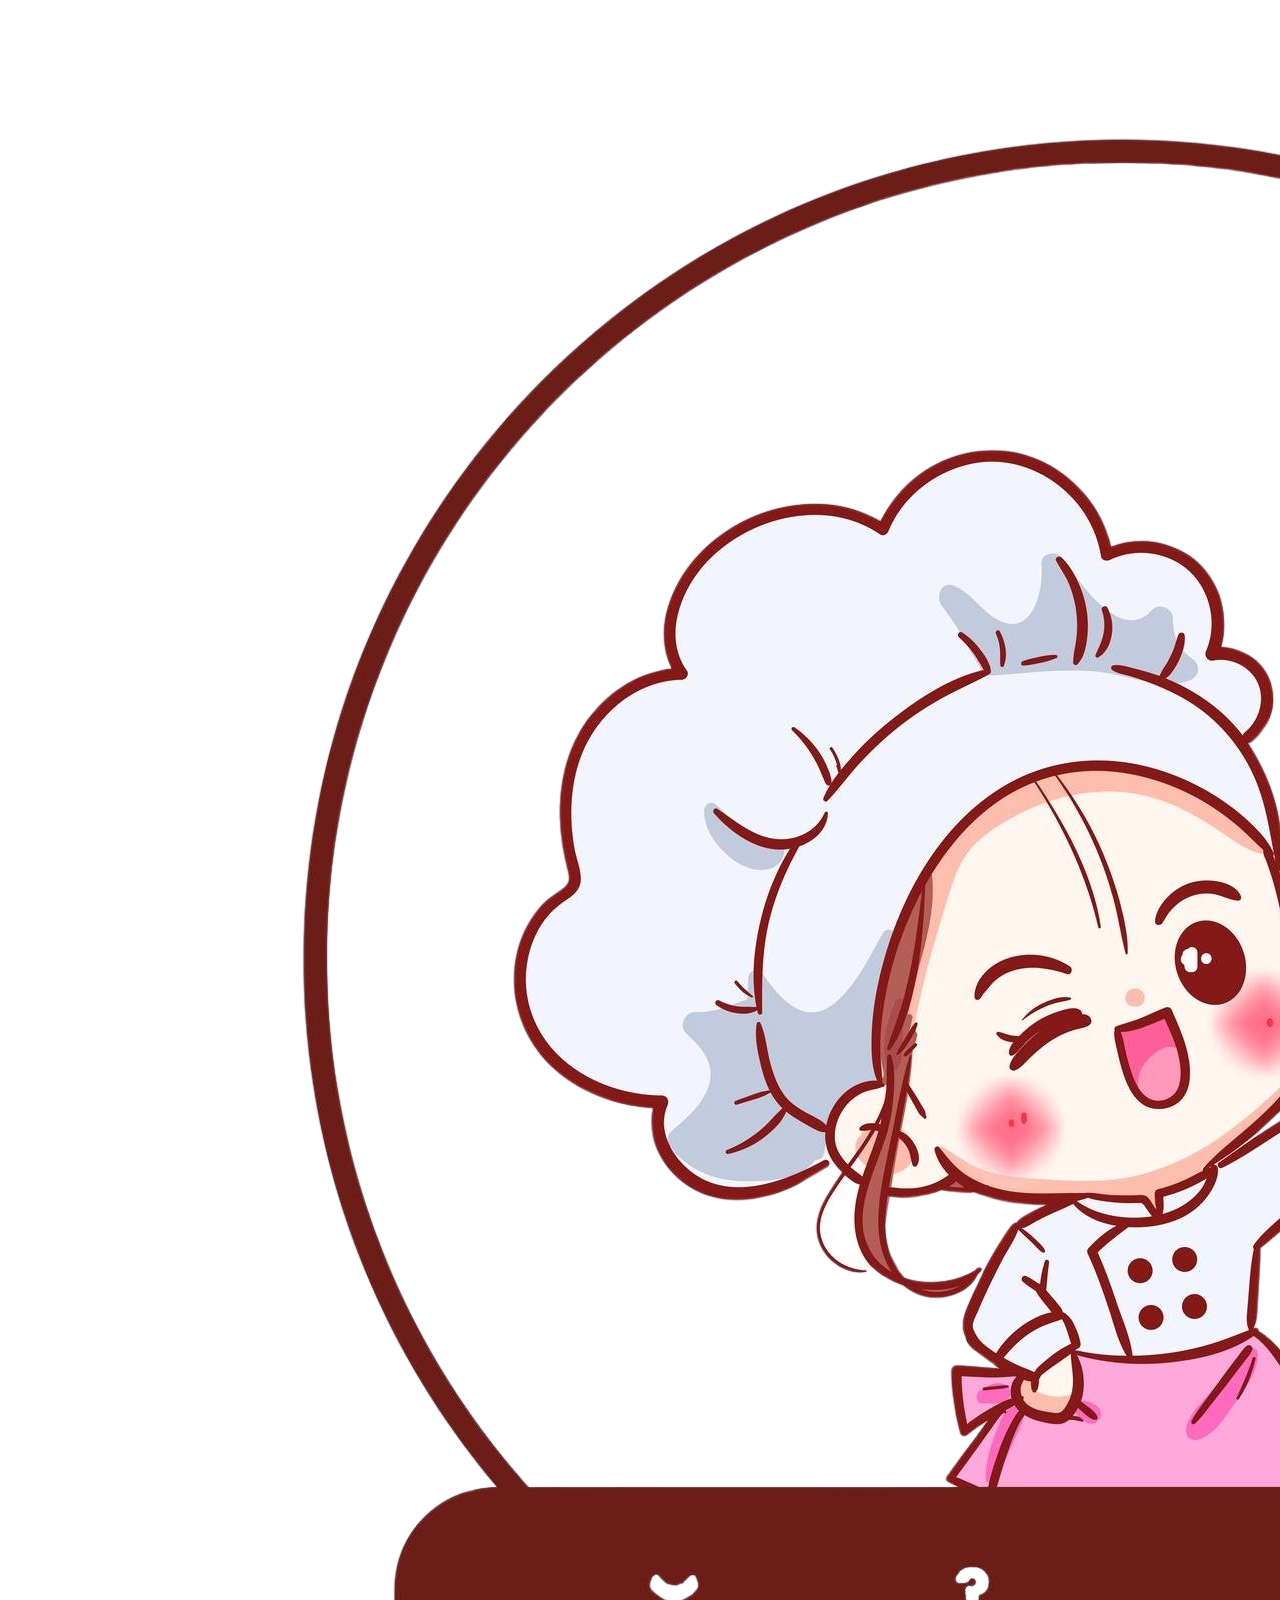
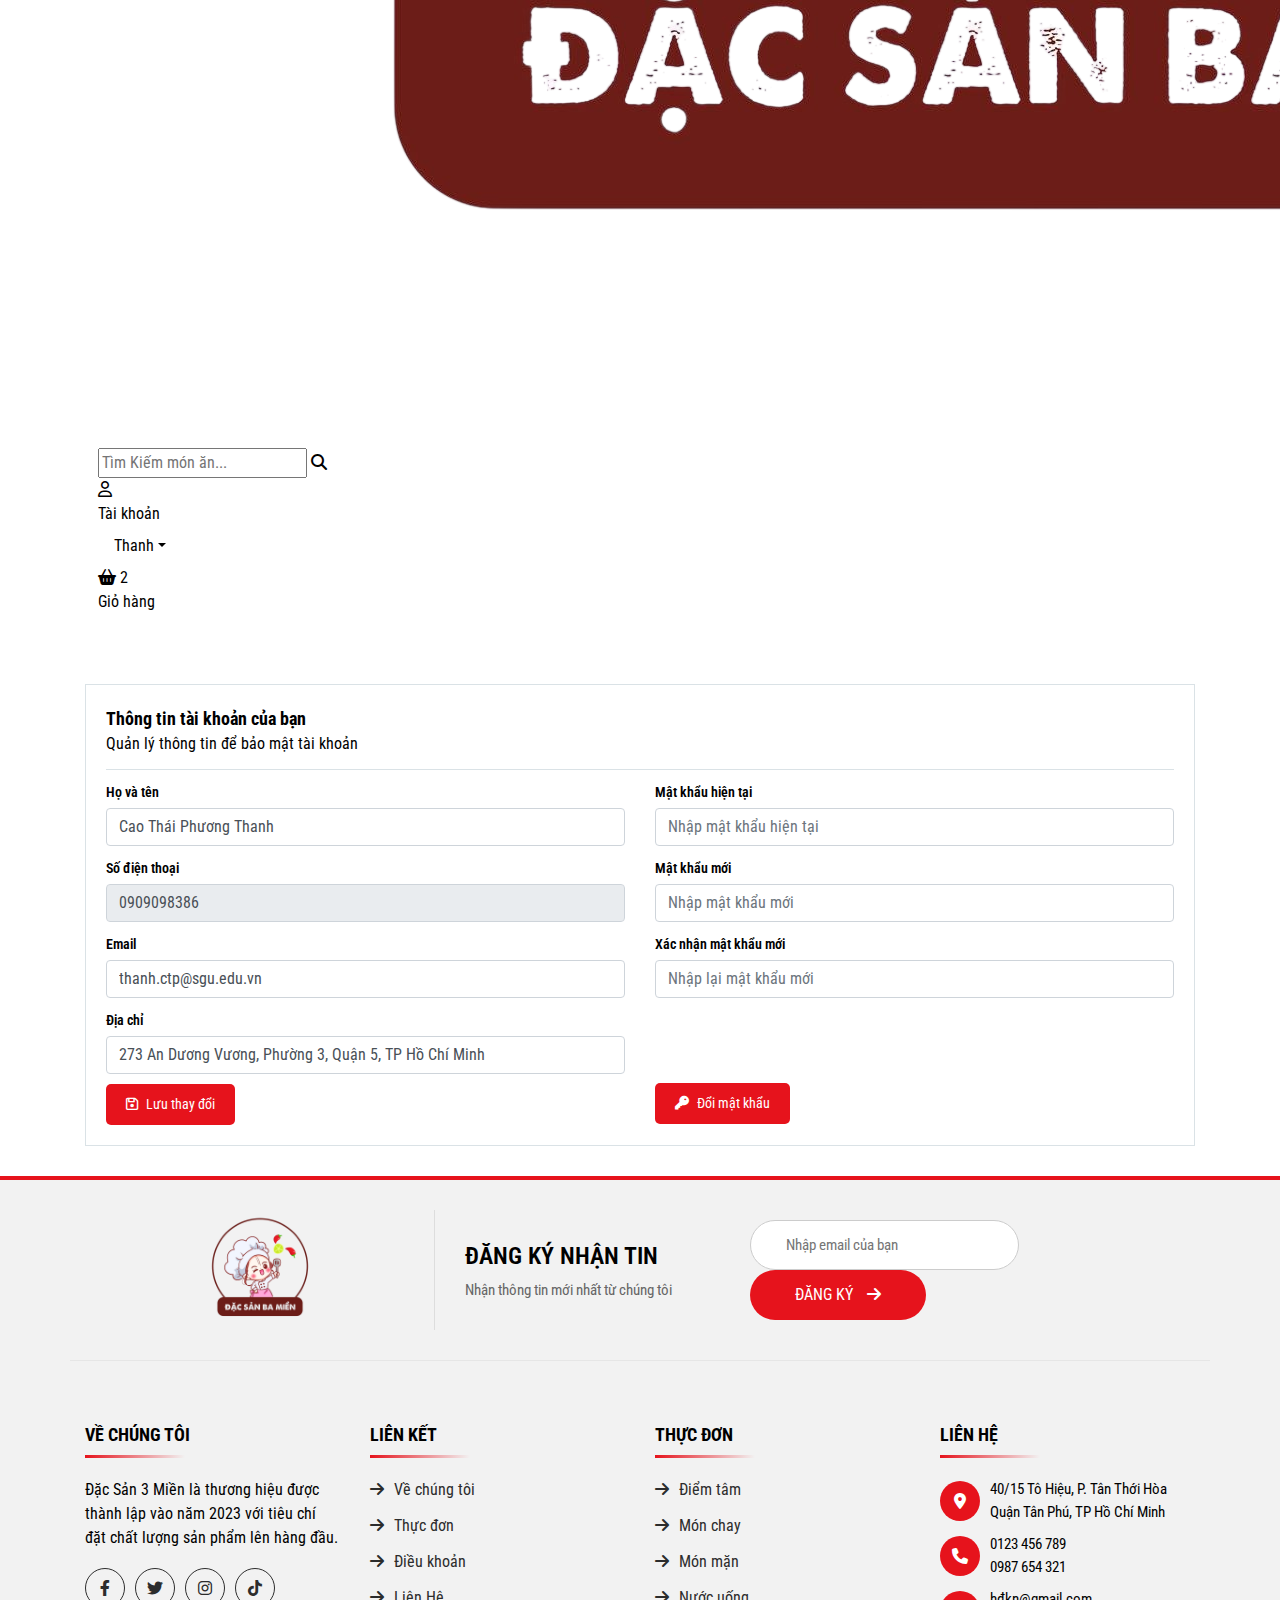
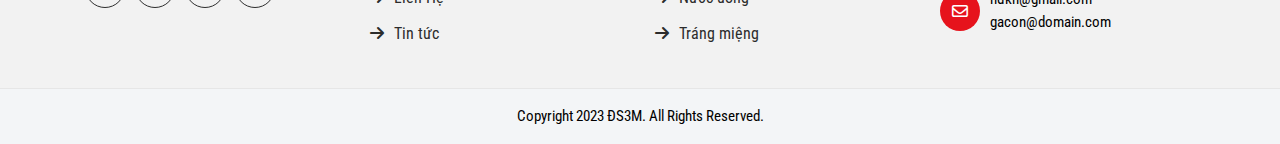
<file: account.html>
<!DOCTYPE html>
<html lang="en">
  <head>
    <!-- Required meta tags -->
    <meta charset="utf-8" />
    <meta
      name="viewport"
      content="width=device-width, initial-scale=1, shrink-to-fit=no"
    />

    <!-- Bootstrap CSS -->
    <link
      rel="stylesheet"
      href="https://cdn.jsdelivr.net/npm/bootstrap@4.0.0/dist/css/bootstrap.min.css"
      integrity="sha384-Gn5384xqQ1aoWXA+058RXPxPg6fy4IWvTNh0E263XmFcJlSAwiGgFAW/dAiS6JXm"
      crossorigin="anonymous"
    />

    <link
      rel="stylesheet"
      href="assets/font-awesome-pro-v6-6.2.0/css/all.min.css"
    />
    <link rel="stylesheet" href="assets/css/base.css" />
    <link rel="stylesheet" href="assets/css/style.css" />

    <title>Đặc sản 3 miền</title>
    <link href="./assets/img/logo.png" rel="icon" type="image/x-icon" />
  </head>

  <body>
    <!-- header top  -->

    <header class="header-top">
      <div class="container">
        <div class="inner-wrap">
          <div class="inner-left">
            <a href="login.html"
              ><img src="assets/img/logo.png" alt="logo"
            /></a>
          </div>

          <div class="inner-middle">
            <form action="" class="inner-find">
              <input type="text" placeholder="Tìm Kiếm món ăn..." />
              <a href="timkiem-login.html" class="inner-button-find">
                <i class="fa-solid fa-magnifying-glass"></i>
              </a>
            </form>
          </div>

          <div class="inner-right">
            <div class="inner-account">
              <a
                class="inner-icon"
                href="#"
                id="navbarDropdown"
                role="button"
                data-toggle="dropdown"
                aria-haspopup="true"
                aria-expanded="false"
              >
                <i class="fa-regular fa-user"></i>
              </a>
              <a
                class="inner-info"
                href="#"
                id="navbarDropdown"
                role="button"
                data-toggle="dropdown"
                aria-haspopup="true"
                aria-expanded="false"
              >
                <div class="inner-register">Tài khoản</div>
                <div class="nav-link dropdown-toggle">Thanh</div>
                <div class="dropdown-menu" aria-labelledby="navbarDropdown">
                  <a class="dropdown-item" href="account.html"
                    ><i class="fa-regular fa-circle-user"></i>Tài khoản của
                    tôi</a
                  >
                  <a class="dropdown-item" href="productss.html"
                    ><i class="fa-solid fa-cart-shopping"></i>Đơn hàng đã mua</a
                  >
                  <a class="dropdown-item" href="index.html"
                    ><i class="fa-solid fa-right-from-bracket"></i>Thoát tài
                    khoản</a
                  >
                </div>
              </a>
            </div>
            <div
              class="inner-shopping"
              data-toggle="modal"
              data-target="#cartModal"
            >
              <div class="inner-icon">
                <i class="fa-solid fa-basket-shopping"></i>
                <span class="inner-so">2</span>
              </div>
              <span class="inner-text-shopping">Giỏ hàng</span>
            </div>
          </div>
        </div>
      </div>

      <!-- Modal login -->

      <div
        class="modal fade modal-form"
        id="exampleModal"
        tabindex="-1"
        aria-labelledby="exampleModalLabel"
        aria-hidden="true"
      >
        <div class="modal-dialog modal-dialog-centered">
          <div class="modal-content">
            <div class="modal-header">
              <h5 class="inner-title">Đăng nhập tài khoản</h5>
              <p class="inner-desc">
                Đăng nhập thành viên để mua hàng và nhận những ưu đãi đặc biệt
                từ chúng tôi
              </p>
              <button
                type="button"
                class="close"
                data-dismiss="modal"
                aria-label="Close"
              >
                <span aria-hidden="true">&times;</span>
              </button>
            </div>
            <div class="modal-body">
              <form action="">
                <div class="row">
                  <div class="col-12">
                    <div class="form-group">
                      <label for="sdt">Số điện thoại</label>
                      <input
                        type="text"
                        id="sdt"
                        class="form-control"
                        placeholder="Nhập số điện thoại"
                      />
                    </div>
                  </div>
                  <div class="col-12">
                    <div class="form-group">
                      <label for="mk">Mật khẩu</label>
                      <input
                        type="password"
                        id="mk"
                        class="form-control"
                        placeholder="Nhập mật khẩu"
                      />
                    </div>
                  </div>
                  <div class="col-12">
                    <a href="login.html" class="button"> Đăng nhập </a>
                  </div>
                </div>
              </form>
            </div>
          </div>
        </div>
      </div>

      <!-- End Modal login -->

      <!-- Modal shopping -->

      <div
        class="modal fade right"
        id="cartModal"
        tabindex="-1"
        role="dialog"
        aria-labelledby="cartModalLabel"
        aria-hidden="true"
      >
        <div class="modal-dialog" role="document">
          <div class="modal-content">
            <div class="modal-header">
              <div class="inner-shopping">
                <div class="inner-icon">
                  <i class="fa-solid fa-basket-shopping"></i>
                </div>
                <span class="inner-text-shopping">Giỏ hàng</span>
              </div>
              <button
                type="button"
                class="close"
                data-dismiss="modal"
                aria-label="Close"
              >
                <span aria-hidden="true">&times;</span>
              </button>
            </div>
            <div class="modal-body">
              <div class="cart-item">
                <div class="inner-product">
                  <img src="assets/img/products/banhmi.webp" alt="Product 1" />
                  <div class="inner-gia">20.000 ₫</div>
                </div>
                <div class="inner-info">
                  <div class="inner-ten">Bánh mì</div>
                  <div class="buttons_added">
                    <input class="minus is-form" type="button" value="-" />
                    <input class="input-qty" type="text" value="1" />
                    <input class="plus is-form" type="button" value="+" />
                  </div>
                </div>
              </div>
              <div class="cart-item">
                <div class="inner-product">
                  <img src="assets/img/products/bunbohue.jpg" alt="Product 2" />
                  <div class="inner-gia">50.000 ₫</div>
                </div>
                <div class="inner-info">
                  <div class="inner-ten">Bún bò Huế</div>
                  <div class="buttons_added">
                    <input class="minus is-form" type="button" value="-" />
                    <input class="input-qty" type="text" value="1" />
                    <input class="plus is-form" type="button" value="+" />
                  </div>
                </div>
              </div>
            </div>
            <div class="modal-footer">
              <div class="inner-tong">
                <div class="inner-text-tong">Tổng tiền:</div>
                <div class="inner-gia-tong">70.000 ₫</div>
              </div>
              <div class="inner-nut">
                <button
                  type="button"
                  class="inner-tm"
                  data-dismiss="modal"
                  aria-label="Close"
                >
                  <i class="fa-solid fa-plus"></i>Thêm món
                </button>
                <a href="thanhtoan.html" class="inner-tt">Thanh toán</a>
              </div>
            </div>
          </div>
        </div>
      </div>

      <!-- End Modal shopping -->
    </header>

    <!-- End header top  -->

    <!-- header bottom  -->

    <header class="header-bottom">
      <div class="container">
        <div class="inner-menu">
          <ul>
            <li>
              <a href="login.html">TRANG CHỦ</a>
            </li>
            <li>
              <a href="timkiemnangcao-login.html">MÓN CHAY</a>
            </li>
            <li>
              <a href="timkiemnangcao-login.html">MÓN MẶN</a>
            </li>
            <li>
              <a href="timkiemnangcao-login.html">MÓN LẨU</a>
            </li>
            <li>
              <a href="timkiemnangcao-login.html">MÓN ĂN VẶT</a>
            </li>
            <li>
              <a href="timkiemnangcao-login.html">MÓN TRÁNG MIỆNG</a>
            </li>
            <li>
              <a href="timkiemnangcao-login.html">NƯỚC UỐNG</a>
            </li>
            <li>
              <a href="timkiemnangcao-login.html">MÓN KHÁC</a>
            </li>
          </ul>
        </div>
      </div>
    </header>

    <!-- End header bottom  -->

    <!-- Account -->

    <div class="Account">
      <div class="container">
        <form action="">
          <div class="row">
            <div class="col-xl-12">
              <div class="inner-title">Thông tin tài khoản của bạn</div>
              <div class="inner-desc">
                Quản lý thông tin để bảo mật tài khoản
              </div>
            </div>
          </div>
          <div class="row">
            <div class="col-xl-6 col-lg-6 col-md-6 col-sm-12 col-12">
              <div class="form-group">
                <label for="name1">Họ và tên</label>
                <input
                  type="text"
                  id="name1"
                  class="form-control"
                  value="Cao Thái Phương Thanh"
                />
              </div>
              <div class="form-group">
                <label for="phone">Số điện thoại</label>
                <input
                  type="text"
                  id="phone"
                  class="form-control"
                  value="0909098386"
                  disabled
                />
              </div>
              <div class="form-group">
                <label for="email">Email</label>
                <input
                  type="text"
                  id="email"
                  class="form-control"
                  value="thanh.ctp@sgu.edu.vn"
                />
              </div>
              <div class="form-group">
                <label for="diachi">Địa chỉ</label>
                <input
                  type="text"
                  id="diachi"
                  class="form-control"
                  value="273 An Dương Vương, Phường 3, Quận 5, TP Hồ Chí Minh"
                />
              </div>
              <button class="button" onclick="capNhat()">
                <i class="fa-regular fa-floppy-disk"></i>
                Lưu thay đổi
              </button>
            </div>
            <div class="col-xl-6 col-lg-6 col-md-6 col-sm-12 col-12">
              <div class="form-group">
                <label for="mk1">Mật khẩu hiện tại</label>
                <input
                  type="text"
                  id="mk1"
                  class="form-control"
                  placeholder="Nhập mật khẩu hiện tại"
                />
              </div>
              <div class="form-group">
                <label for="mk3">Mật khẩu mới</label>
                <input
                  type="text"
                  id="mk3"
                  class="form-control"
                  placeholder="Nhập mật khẩu mới"
                />
              </div>
              <div class="form-group cach-duoi">
                <label for="mk4">Xác nhận mật khẩu mới</label>
                <input
                  type="text"
                  id="mk4"
                  class="form-control"
                  placeholder="Nhập lại mật khẩu mới"
                />
              </div>
              <button class="button" onclick="thayDoi()">
                <i class="fa-solid fa-key"></i>
                Đổi mật khẩu
              </button>
            </div>
          </div>
        </form>
      </div>
    </div>

    <!-- End Account -->

    <!-- Footer-top -->

    <div class="Footer-top">
      <div class="container">
        <div class="row">
          <div class="col-xl-4 col-lg-4 col-md-12">
            <div class="inner-logo">
              <img src="assets/img/logo.png" alt="logo" />
            </div>
          </div>
          <div class="col-xl-3 col-lg-3 col-md-6">
            <div class="inner-text">
              <div class="inner-chu1">Đăng ký nhận tin</div>
              <div class="inner-chu2">Nhận thông tin mới nhất từ chúng tôi</div>
            </div>
          </div>
          <div class="col-xl-5 col-lg-5 col-md-6">
            <form action="" class="inner-form">
              <input type="text" placeholder="Nhập email của bạn" />
              <button class="inner-sub">
                ĐĂNG KÝ <i class="fa-solid fa-arrow-right"></i>
              </button>
            </form>
          </div>
        </div>
      </div>
    </div>

    <!-- End Footer-top -->

    <!-- Footer-middle -->

    <div class="Footer-middle">
      <div class="container">
        <div class="row">
          <div class="col-xl-3 col-lg-3 col-md-12 col-sm-12 col-12">
            <div class="inner-text">Về chúng tôi</div>
            <p class="inner-desc">
              Đặc Sản 3 Miền là thương hiệu được thành lập vào năm 2023 với tiêu
              chí đặt chất lượng sản phẩm lên hàng đầu.
            </p>
            <div class="inner-icon">
              <a href="#"><i class="fa-brands fa-facebook-f"></i></a>
              <a href="#"><i class="fa-brands fa-twitter"></i></a>
              <a href="#"><i class="fa-brands fa-instagram"></i></a>
              <a href="#"><i class="fa-brands fa-tiktok"></i></a>
            </div>
          </div>
          <div class="col-xl-3 col-lg-3 col-md-6 col-sm-6 col-12">
            <div class="inner-text">liên kết</div>
            <ul>
              <li>
                <a href="#"
                  ><i class="fa-solid fa-arrow-right"></i>Về chúng tôi</a
                >
              </li>
              <li>
                <a href="#"><i class="fa-solid fa-arrow-right"></i>Thực đơn</a>
              </li>
              <li>
                <a href="#"
                  ><i class="fa-solid fa-arrow-right"></i>Điều khoản</a
                >
              </li>
              <li>
                <a href="#"><i class="fa-solid fa-arrow-right"></i>Liên Hệ</a>
              </li>
              <li>
                <a href="#"><i class="fa-solid fa-arrow-right"></i>Tin tức</a>
              </li>
            </ul>
          </div>
          <div class="col-xl-3 col-lg-3 col-md-6 col-sm-6 col-12">
            <div class="inner-text">thực đơn</div>
            <ul class="inner-menu">
              <li>
                <a href="#"><i class="fa-solid fa-arrow-right"></i>Điểm tâm</a>
              </li>
              <li>
                <a href="#"><i class="fa-solid fa-arrow-right"></i>Món chay</a>
              </li>
              <li>
                <a href="#"><i class="fa-solid fa-arrow-right"></i>Món mặn</a>
              </li>
              <li>
                <a href="#"><i class="fa-solid fa-arrow-right"></i>Nước uống</a>
              </li>
              <li>
                <a href="#"
                  ><i class="fa-solid fa-arrow-right"></i>Tráng miệng</a
                >
              </li>
            </ul>
          </div>
          <div class="col-xl-3 col-lg-3 col-md-6 col-sm-6 col-12">
            <div class="inner-text">liên hệ</div>
            <div class="inner-contact">
              <div class="inner-icon">
                <i class="fa-solid fa-location-dot"></i>
              </div>
              <div class="inner-diachi">
                <div class="inner-chu1">40/15 Tô Hiệu, P. Tân Thới Hòa</div>
                <div class="inner-chu2">Quận Tân Phú, TP Hồ Chí Minh</div>
              </div>
            </div>
            <div class="inner-contact">
              <div class="inner-icon">
                <i class="fa-solid fa-phone"></i>
              </div>
              <div class="inner-diachi">
                <div class="inner-chu1">0123 456 789</div>
                <div class="inner-chu2">0987 654 321</div>
              </div>
            </div>
            <div class="inner-contact">
              <div class="inner-icon">
                <i class="fa-regular fa-envelope"></i>
              </div>
              <div class="inner-diachi">
                <div class="inner-chu1">hđkn@gmail.com</div>
                <div class="inner-chu2">gacon@domain.com</div>
              </div>
            </div>
          </div>
        </div>
      </div>
    </div>

    <!-- End Footer-middle -->

    <!-- Footer-bottom -->

    <div class="Footer-bottom">
      <div class="container">
        <div class="row">
          <div class="col-xl-12">
            <div class="inner-end">
              Copyright 2023 ĐS3M. All Rights Reserved.
            </div>
          </div>
        </div>
      </div>
    </div>

    <!-- End Footer-bottom -->

    <script
      src="https://code.jquery.com/jquery-3.2.1.slim.min.js"
      integrity="sha384-KJ3o2DKtIkvYIK3UENzmM7KCkRr/rE9/Qpg6aAZGJwFDMVNA/GpGFF93hXpG5KkN"
      crossorigin="anonymous"
    ></script>
    <script
      src="https://cdn.jsdelivr.net/npm/popper.js@1.12.9/dist/umd/popper.min.js"
      integrity="sha384-ApNbgh9B+Y1QKtv3Rn7W3mgPxhU9K/ScQsAP7hUibX39j7fakFPskvXusvfa0b4Q"
      crossorigin="anonymous"
    ></script>
    <script
      src="https://cdn.jsdelivr.net/npm/bootstrap@4.0.0/dist/js/bootstrap.min.js"
      integrity="sha384-JZR6Spejh4U02d8jOt6vLEHfe/JQGiRRSQQxSfFWpi1MquVdAyjUar5+76PVCmYl"
      crossorigin="anonymous"
    ></script>

    <script src="assets/js/main.js"></script>
  </body>
</html>
</file>
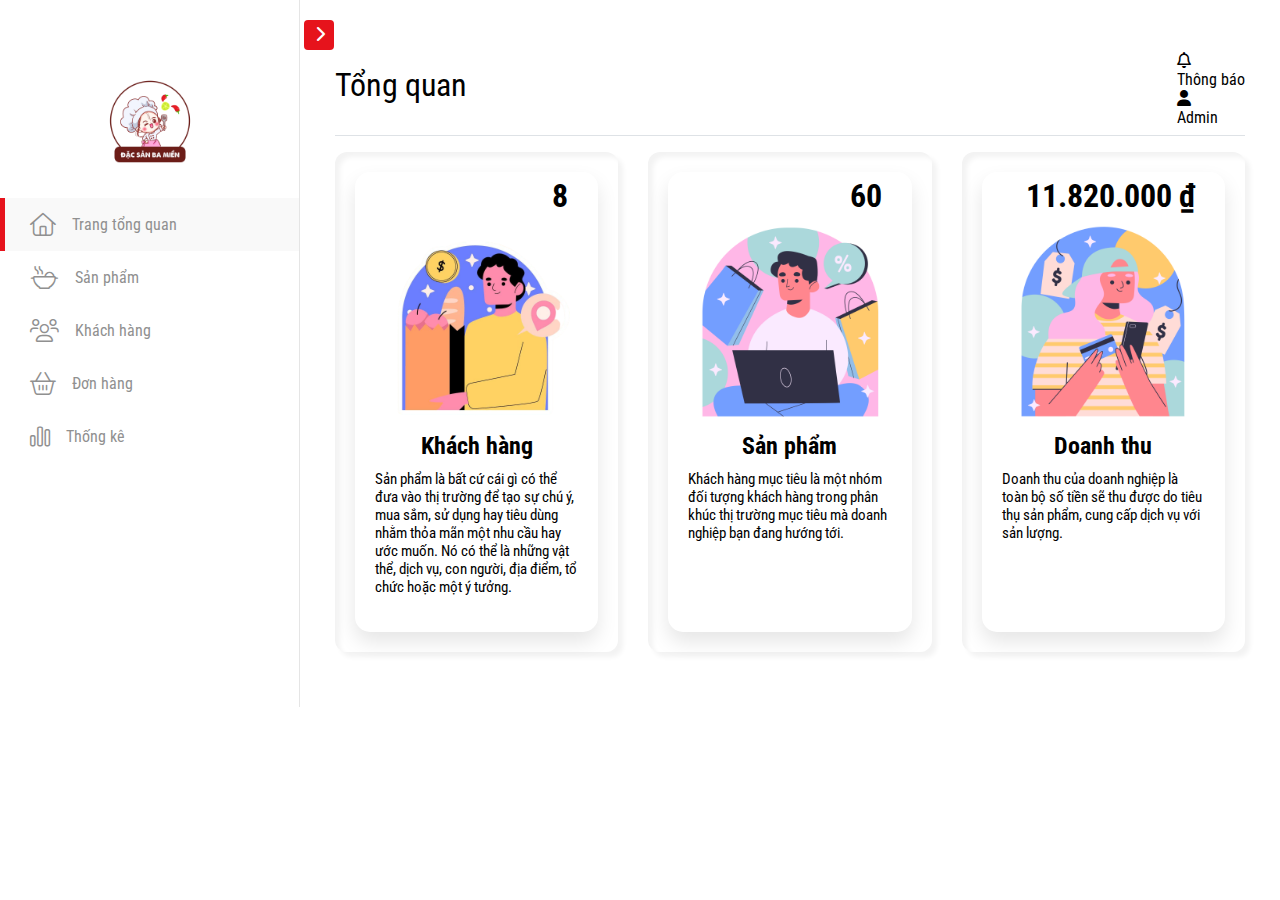
<file: admin.html>
<!DOCTYPE html>
<html lang="en">
  <head>
    <!-- <title>Sidebar 09</title> -->
    <meta charset="utf-8" />
    <meta
      name="viewport"
      content="width=device-width, initial-scale=1, shrink-to-fit=no"
    />

    <link
      rel="stylesheet"
      href="https://cdn.jsdelivr.net/npm/bootstrap@4.6.2/dist/css/bootstrap.min.css"
      integrity="sha384-xOolHFLEh07PJGoPkLv1IbcEPTNtaed2xpHsD9ESMhqIYd0nLMwNLD69Npy4HI+N"
      crossorigin="anonymous"
    />

    <link
      rel="stylesheet"
      href="assets/font-awesome-pro-v6-6.2.0/css/all.min.css"
    />

    <link rel="stylesheet" href="admin/css/style.css" />
    <link rel="stylesheet" href="assets/css/base.css" />
    <link rel="stylesheet" href="assets/css/admin.css" />

    <title>Admin</title>
    <link href="./assets/img/logo.png" rel="icon" type="image/x-icon" />
  </head>

  <body>
    <div class="wrapper d-flex align-items-stretch">
      <nav id="sidebar">
        <div class="custom-menu">
          <button
            type="button"
            id="sidebarCollapse"
            class="btn btn-primary"
          ></button>
        </div>
        <div class="img bg-wrap text-center py-4">
          <div class="user-logo">
            <div class="inner-logo">
              <img src="assets/img/logo.png" alt="logo" />
            </div>
          </div>
        </div>
        <ul class="list-unstyled components mb-5">
          <li class="active">
            <a href="admin.html"
              ><i class="fa-light fa-house"></i> Trang tổng quan</a
            >
          </li>
          <li>
            <a href="adminproduct.html"
              ><i class="fa-light fa-pot-food"></i> Sản phẩm</a
            >
          </li>
          <li>
            <a href="admincustomer.html"
              ><i class="fa-light fa-users"></i> Khách hàng</a
            >
          </li>
          <li>
            <a href="adminorder.html"
              ><i class="fa-light fa-basket-shopping"></i> Đơn hàng</a
            >
          </li>
          <li>
            <a href="adminstatistical.html"
              ><i class="fa-light fa-chart-simple"></i> Thống kê</a
            >
          </li>
        </ul>
      </nav>

      <!-- Tongquan  -->

      <div class="Tongquan">
        <div
          class="inner-gth d-flex justify-content-between align-items-center pt-3 pb-2 mb-3 border-bottom"
        >
          <h1 class="h2">Tổng quan</h1>
          <div class="inner-right">
            <div class="inner-info">
              <div class="inner-thongbao">
                <i class="fa-regular fa-bell"></i>
              </div>
              <div class="inner-admin">Thông báo</div>
            </div>
            <div class="inner-info">
              <div class="inner-user">
                <i class="fa-solid fa-user"></i>
              </div>
              <div class="inner-admin">Admin</div>
            </div>
          </div>
        </div>

        <div class="giaodien">
          <div class="row">
            <div class="col-xl-4 col-lg-6 col-md-6 col-sm-12 col-12">
              <div class="inner-item">
                <div class="inner-box">
                  <div class="inner-so">8</div>
                  <div class="inner-img">
                    <img src="assets/img/admin/s1.png" />
                  </div>
                  <div class="inner-title">Khách hàng</div>
                  <p class="inner-desc">
                    Sản phẩm là bất cứ cái gì có thể đưa vào thị trường để tạo
                    sự chú ý, mua sắm, sử dụng hay tiêu dùng nhằm thỏa mãn một
                    nhu cầu hay ước muốn. Nó có thể là những vật thể, dịch vụ,
                    con người, địa điểm, tổ chức hoặc một ý tưởng.
                  </p>
                </div>
              </div>
            </div>
            <div class="col-xl-4 col-lg-6 col-md-6 col-sm-12 col-12">
              <div class="inner-item">
                <div class="inner-box">
                  <div class="inner-so">60</div>
                  <div class="inner-img">
                    <img src="assets/img/admin/s2.png" />
                  </div>
                  <div class="inner-title">Sản phẩm</div>
                  <p class="inner-desc">
                    Khách hàng mục tiêu là một nhóm đối tượng khách hàng trong
                    phân khúc thị trường mục tiêu mà doanh nghiệp bạn đang hướng
                    tới.
                  </p>
                </div>
              </div>
            </div>
            <div class="col-xl-4 col-lg-6 col-md-6 col-sm-12 col-12">
              <div class="inner-item">
                <div class="inner-box">
                  <div class="inner-so">11.820.000 ₫</div>
                  <div class="inner-img">
                    <img src="assets/img/admin/s3.png" />
                  </div>
                  <div class="inner-title">Doanh thu</div>
                  <p class="inner-desc">
                    Doanh thu của doanh nghiệp là toàn bộ số tiền sẽ thu được do
                    tiêu thụ sản phẩm, cung cấp dịch vụ với sản lượng.
                  </p>
                </div>
              </div>
            </div>
          </div>
        </div>
      </div>
    </div>

    <!-- End Tongquan  -->

    <script src="admin/js/jquery.min.js"></script>
    <script src="admin/js/bootstrap.min.js"></script>
    <script src="admin/js/main.js"></script>
    <script src="admin/js/popper.js"></script>
    <script src="assets/js/admin.js"></script>
  </body>
</html>
</file>
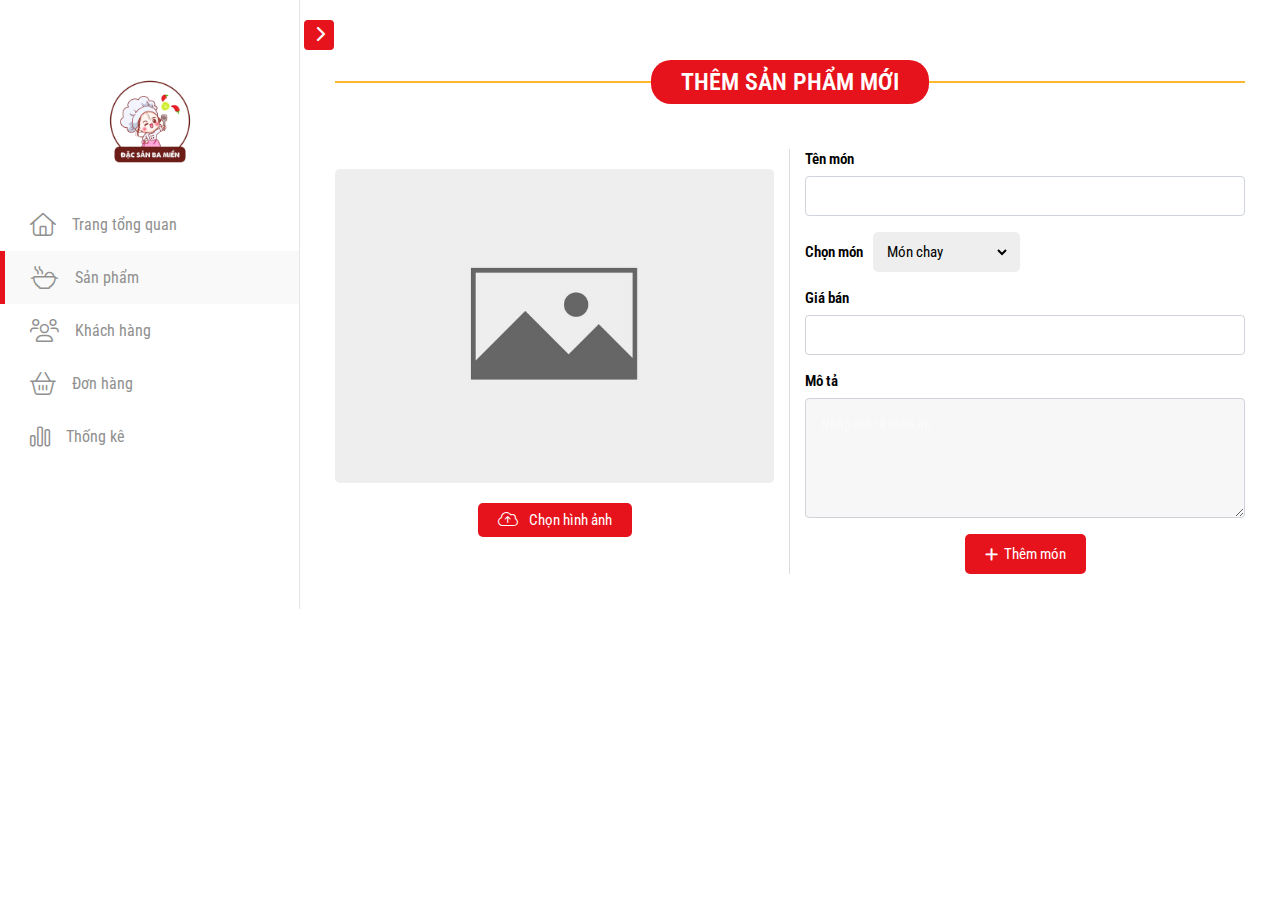
<file: adminaddproduct.html>
<!DOCTYPE html>
<html lang="en">
  <head>
    <!-- <title>Sidebar 09</title> -->
    <meta charset="utf-8" />
    <meta
      name="viewport"
      content="width=device-width, initial-scale=1, shrink-to-fit=no"
    />

    <link
      rel="stylesheet"
      href="https://cdn.jsdelivr.net/npm/bootstrap@4.6.2/dist/css/bootstrap.min.css"
      integrity="sha384-xOolHFLEh07PJGoPkLv1IbcEPTNtaed2xpHsD9ESMhqIYd0nLMwNLD69Npy4HI+N"
      crossorigin="anonymous"
    />

    <link
      rel="stylesheet"
      href="assets/font-awesome-pro-v6-6.2.0/css/all.min.css"
    />

    <link rel="stylesheet" href="admin/css/style.css" />
    <link rel="stylesheet" href="assets/css/base.css" />
    <link rel="stylesheet" href="assets/css/admin.css" />

    <title>Admin</title>
    <link href="./assets/img/logo.png" rel="icon" type="image/x-icon" />
  </head>

  <body>
    <div class="wrapper d-flex align-items-stretch">
      <nav id="sidebar">
        <div class="custom-menu">
          <button
            type="button"
            id="sidebarCollapse"
            class="btn btn-primary"
          ></button>
        </div>
        <div class="img bg-wrap text-center py-4">
          <div class="user-logo">
            <div class="inner-logo">
              <img src="assets/img/logo.png" alt="logo" />
            </div>
          </div>
        </div>
        <ul class="list-unstyled components mb-5">
          <li>
            <a href="admin.html"
              ><i class="fa-light fa-house"></i> Trang tổng quan</a
            >
          </li>
          <li class="active">
            <a href="adminproduct.html"
              ><i class="fa-light fa-pot-food"></i> Sản phẩm</a
            >
          </li>
          <li>
            <a href="admincustomer.html"
              ><i class="fa-light fa-users"></i> Khách hàng</a
            >
          </li>
          <li>
            <a href="adminorder.html"
              ><i class="fa-light fa-basket-shopping"></i> Đơn hàng</a
            >
          </li>
          <li>
            <a href="adminstatistical.html"
              ><i class="fa-light fa-chart-simple"></i> Thống kê</a
            >
          </li>
        </ul>
      </nav>

      <!-- adminaddproduct  -->

      <div class="adminaddproduct">
        <div class="add-product">
          <div class="row">
            <div class="col-12">
              <div class="inner-head">
                <div class="inner-title">Thêm sản phẩm mới</div>
              </div>
            </div>
            <div class="col-xl-6 col-lg-6 col-md-6 col-sm-6 col-12">
              <div class="inner-item">
                <div class="inner-img">
                  <img src="assets/img/admin/blank-image.png" />
                </div>
                <div class="inner-choose">
                  <label for="choose"
                    ><i class="fa-light fa-cloud-arrow-up"></i> Chọn hình
                    ảnh</label
                  >
                  <input
                    id="choose"
                    type="file"
                    accept="image/png, image/jpg, image/jpeg, image/gif"
                  />
                </div>
              </div>
            </div>
            <div class="col-xl-6 col-lg-6 col-md-6 col-sm-6 col-12">
              <div class="inner-item">
                <form action="">
                  <div class="form-group">
                    <label for="name">Tên món</label>
                    <input
                      placeholder="Nhập tên món"
                      type="text"
                      id="name"
                      class="form-control"
                    />
                  </div>
                  <div class="inner-select">
                    <label for="select">Chọn món</label>
                    <select name="Món mặn" id="select">
                      <option>Món chay</option>
                      <option>Món mặn</option>
                      <option>Món lẩu</option>
                      <option>Món ăn vặt</option>
                      <option>Món tráng miệng</option>
                      <option>Nước uống</option>
                    </select>
                  </div>
                  <div class="form-group">
                    <label for="sell">Giá bán</label>
                    <input
                      type="text"
                      id="sell"
                      class="form-control"
                      placeholder="Nhập giá bán"
                    />
                  </div>
                  <div class="form-group">
                    <label for="desc">Mô tả</label>
                    <textarea
                      name="desc"
                      id="desc"
                      class="form-control"
                      placeholder="Nhập mô tả món ăn..."
                    ></textarea>
                  </div>
                  <div class="inner-add">
                    <button class="inner-nut" onclick="addMonAn()">
                      <i class="fa-solid fa-plus"></i>Thêm món
                    </button>
                  </div>
                </form>
              </div>
            </div>
          </div>
        </div>

        <!-- Modal Add Product  -->

        <div
          class="modal fade"
          id="exampleModalCenter"
          tabindex="-1"
          role="dialog"
          aria-labelledby="exampleModalCenterTitle"
          aria-hidden="true"
        >
          <div class="modal-dialog modal-dialog-centered" role="document">
            <div class="modal-content">
              <div class="modal-header">
                <div class="inner-title">THÊM MỚI SẢN PHẨM</div>
                <button
                  type="button"
                  class="close"
                  data-dismiss="modal"
                  aria-label="Close"
                >
                  <span aria-hidden="true">&times;</span>
                </button>
              </div>
              <div class="modal-body">
                <div class="row">
                  <div class="col-xl-6 col-lg-6 col-md-6 col-sm-6 col-12">
                    <div class="inner-item">
                      <div class="inner-img">
                        <img src="assets/img/admin/blank-image.png" />
                      </div>
                      <div class="inner-choose">
                        <label for="choose"
                          ><i class="fa-light fa-cloud-arrow-up"></i> Chọn hình
                          ảnh</label
                        >
                        <input
                          id="choose"
                          type="file"
                          accept="image/png, image/jpg, image/jpeg, image/gif"
                        />
                      </div>
                    </div>
                  </div>
                  <div class="col-xl-6 col-lg-6 col-md-6 col-sm-6 col-12">
                    <div class="inner-item">
                      <form action="">
                        <div class="form-group">
                          <label for="name">Tên món</label>
                          <input
                            placeholder="Nhập tên món"
                            type="text"
                            id="name"
                            class="form-control"
                          />
                        </div>
                        <div class="inner-select">
                          <label for="select">Chọn món</label>
                          <select name="Món mặn" id="select">
                            <option>Món chay</option>
                            <option>Món mặn</option>
                            <option>Món lẩu</option>
                            <option>Món ăn vặt</option>
                            <option>Món tráng miệng</option>
                            <option>Nước uống</option>
                          </select>
                        </div>
                        <div class="form-group">
                          <label for="sell">Giá bán</label>
                          <input
                            type="text"
                            id="sell"
                            class="form-control"
                            placeholder="Nhập giá bán"
                          />
                        </div>
                        <div class="form-group">
                          <label for="desc">Mô tả</label>
                          <textarea
                            name="desc"
                            id="desc"
                            class="form-control"
                            placeholder="Nhập mô tả món ăn..."
                          ></textarea>
                        </div>
                        <div class="inner-add">
                          <button class="inner-nut" onclick="addMonAn()">
                            <i class="fa-solid fa-plus"></i>Thêm món
                          </button>
                        </div>
                      </form>
                    </div>
                  </div>
                </div>
              </div>
            </div>
          </div>
        </div>

        <!-- End Modal Add Product -->
      </div>
    </div>

    <!-- End adminadminaddproduct  -->

    <script src="admin/js/jquery.min.js"></script>
    <script src="admin/js/bootstrap.min.js"></script>
    <script src="admin/js/main.js"></script>
    <script src="admin/js/popper.js"></script>
    <script src="assets/js/admin.js"></script>
  </body>
</html>
</file>
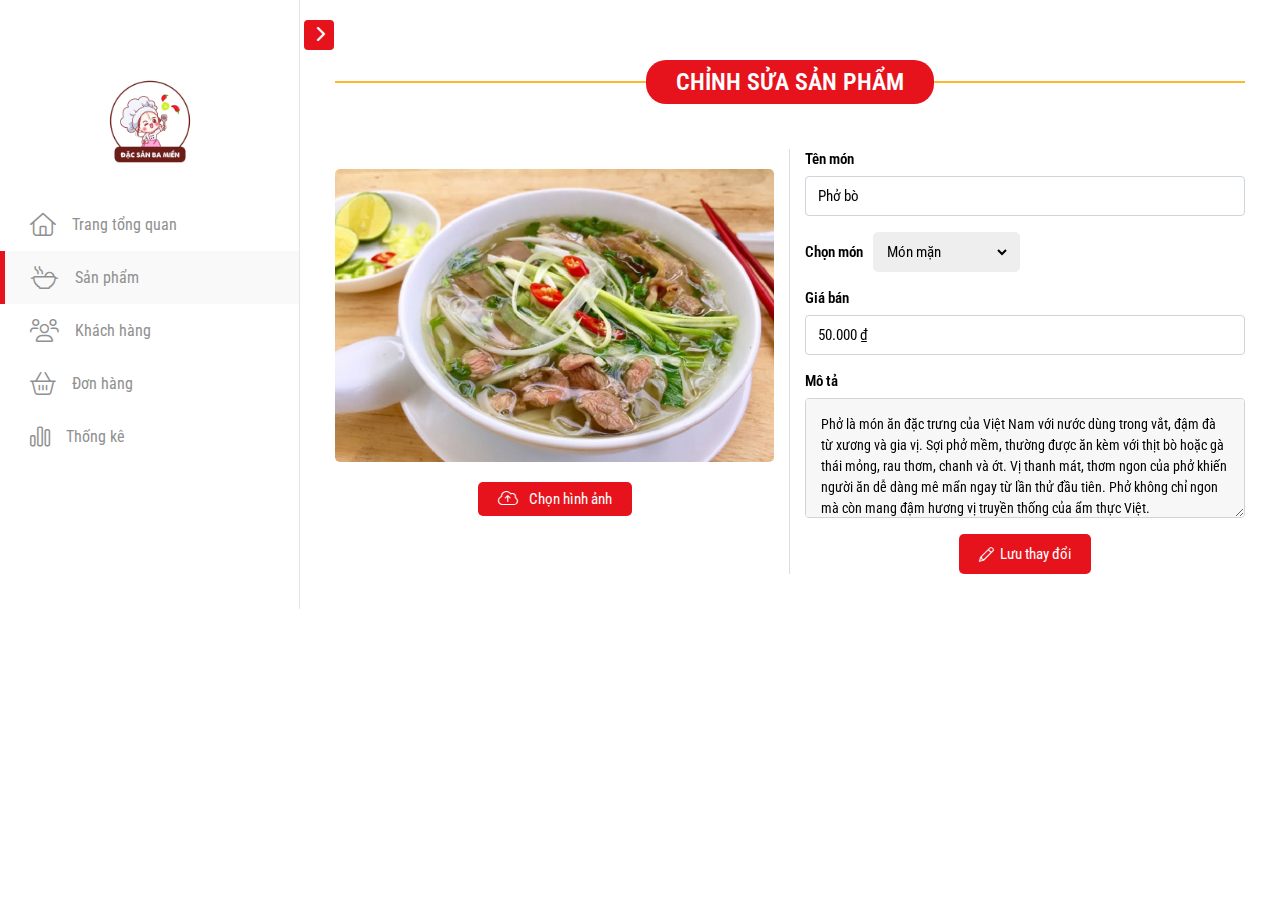
<file: adminchangeproduct.html>
<!DOCTYPE html>
<html lang="en">
  <head>
    <!-- <title>Sidebar 09</title> -->
    <meta charset="utf-8" />
    <meta
      name="viewport"
      content="width=device-width, initial-scale=1, shrink-to-fit=no"
    />

    <link
      rel="stylesheet"
      href="https://cdn.jsdelivr.net/npm/bootstrap@4.6.2/dist/css/bootstrap.min.css"
      integrity="sha384-xOolHFLEh07PJGoPkLv1IbcEPTNtaed2xpHsD9ESMhqIYd0nLMwNLD69Npy4HI+N"
      crossorigin="anonymous"
    />

    <link
      rel="stylesheet"
      href="assets/font-awesome-pro-v6-6.2.0/css/all.min.css"
    />

    <link rel="stylesheet" href="admin/css/style.css" />
    <link rel="stylesheet" href="assets/css/base.css" />
    <link rel="stylesheet" href="assets/css/admin.css" />

    <title>Admin</title>
    <link href="./assets/img/logo.png" rel="icon" type="image/x-icon" />
  </head>

  <body>
    <div class="wrapper d-flex align-items-stretch">
      <nav id="sidebar">
        <div class="custom-menu">
          <button
            type="button"
            id="sidebarCollapse"
            class="btn btn-primary"
          ></button>
        </div>
        <div class="img bg-wrap text-center py-4">
          <div class="user-logo">
            <div class="inner-logo">
              <img src="assets/img/logo.png" alt="logo" />
            </div>
          </div>
        </div>
        <ul class="list-unstyled components mb-5">
          <li>
            <a href="admin.html"
              ><i class="fa-light fa-house"></i> Trang tổng quan</a
            >
          </li>
          <li class="active">
            <a href="adminproduct.html"
              ><i class="fa-light fa-pot-food"></i> Sản phẩm</a
            >
          </li>
          <li>
            <a href="admincustomer.html"
              ><i class="fa-light fa-users"></i> Khách hàng</a
            >
          </li>
          <li>
            <a href="adminorder.html"
              ><i class="fa-light fa-basket-shopping"></i> Đơn hàng</a
            >
          </li>
          <li>
            <a href="adminstatistical.html"
              ><i class="fa-light fa-chart-simple"></i> Thống kê</a
            >
          </li>
        </ul>
      </nav>

      <!-- adminchangeproduct  -->

      <div class="adminaddproduct">
        <div class="add-product">
          <div class="row">
            <div class="col-12">
              <div class="inner-head">
                <div class="inner-title">CHỈNH SỬA SẢN PHẨM</div>
              </div>
            </div>
            <div class="col-xl-6 col-lg-6 col-md-6 col-sm-6 col-12">
              <div class="inner-item">
                <div class="inner-img">
                  <img src="assets/img/products/phobo.jpg" />
                </div>
                <div class="inner-choose">
                  <label for="choose"
                    ><i class="fa-light fa-cloud-arrow-up"></i> Chọn hình
                    ảnh</label
                  >
                  <input
                    id="choose"
                    type="file"
                    accept="image/png, image/jpg, image/jpeg, image/gif"
                  />
                </div>
              </div>
            </div>
            <div class="col-xl-6 col-lg-6 col-md-6 col-sm-6 col-12">
              <div class="inner-item">
                <form action="">
                  <div class="form-group">
                    <label for="name">Tên món</label>
                    <input
                      value="Phở bò"
                      type="text"
                      id="name"
                      class="form-control"
                    />
                  </div>
                  <div class="inner-select">
                    <label for="select">Chọn món</label>
                    <select name="Món mặn" id="select">
                      <option>Món chay</option>
                      <option selected>Món mặn</option>
                      <option>Món lẩu</option>
                      <option>Món ăn vặt</option>
                      <option>Món tráng miệng</option>
                      <option>Nước uống</option>
                    </select>
                  </div>
                  <div class="form-group">
                    <label for="sell">Giá bán</label>
                    <input
                      type="text"
                      id="sell"
                      class="form-control"
                      value="50.000 ₫"
                    />
                  </div>
                  <div class="form-group">
                    <label for="desc">Mô tả</label>
                    <textarea name="desc" id="desc" class="form-control">
Phở là món ăn đặc trưng của Việt Nam với nước dùng trong vắt, đậm đà từ xương và gia vị. Sợi phở mềm, thường được ăn kèm với thịt bò hoặc gà thái mỏng, rau thơm, chanh và ớt. Vị thanh mát, thơm ngon của phở khiến người ăn dễ dàng mê mẩn ngay từ lần thử đầu tiên. Phở không chỉ ngon mà còn mang đậm hương vị truyền thống của ẩm thực Việt.</textarea
                    >
                  </div>
                  <div class="inner-add">
                    <button class="inner-nut" onclick="changeMonAn()">
                      <i class="fa-light fa-pencil"></i>Lưu thay đổi
                    </button>
                  </div>
                </form>
              </div>
            </div>
          </div>
        </div>

        <!-- Modal Change Product -->

        <div
          class="modal fade"
          id="exampleModalCenter2"
          tabindex="-1"
          role="dialog"
          aria-labelledby="exampleModalCenterTitle"
          aria-hidden="true"
        >
          <div class="modal-dialog modal-dialog-centered" role="document">
            <div class="modal-content">
              <div class="modal-header">
                <div class="inner-title">CHỈNH SỬA SẢN PHẨM</div>
                <button
                  type="button"
                  class="close"
                  data-dismiss="modal"
                  aria-label="Close"
                >
                  <span aria-hidden="true">&times;</span>
                </button>
              </div>
              <div class="modal-body">
                <div class="row">
                  <div class="col-xl-6 col-lg-6 col-md-6 col-sm-6 col-12">
                    <div class="inner-item">
                      <div class="inner-img">
                        <img src="assets/img/products/phobo.jpg" />
                      </div>
                      <div class="inner-choose">
                        <label for="choose"
                          ><i class="fa-light fa-cloud-arrow-up"></i> Chọn hình
                          ảnh</label
                        >
                        <input
                          id="choose"
                          type="file"
                          accept="image/png, image/jpg, image/jpeg, image/gif"
                        />
                      </div>
                    </div>
                  </div>
                  <div class="col-xl-6 col-lg-6 col-md-6 col-sm-6 col-12">
                    <div class="inner-item">
                      <form action="">
                        <div class="form-group">
                          <label for="name">Tên món</label>
                          <input
                            value="Phở bò"
                            type="text"
                            id="name"
                            class="form-control"
                          />
                        </div>
                        <div class="inner-select">
                          <label for="select">Chọn món</label>
                          <select name="Món mặn" id="select">
                            <option>Món chay</option>
                            <option selected>Món mặn</option>
                            <option>Món lẩu</option>
                            <option>Món ăn vặt</option>
                            <option>Món tráng miệng</option>
                            <option>Nước uống</option>
                          </select>
                        </div>
                        <div class="form-group">
                          <label for="sell">Giá bán</label>
                          <input
                            type="text"
                            id="sell"
                            class="form-control"
                            value="50.000 ₫"
                          />
                        </div>
                        <div class="form-group">
                          <label for="desc">Mô tả</label>
                          <textarea name="desc" id="desc" class="form-control">
Phở là món ăn đặc trưng của Việt Nam với nước dùng trong vắt, đậm đà từ xương và gia vị. Sợi phở mềm, thường được ăn kèm với thịt bò hoặc gà thái mỏng, rau thơm, chanh và ớt. Vị thanh mát, thơm ngon của phở khiến người ăn dễ dàng mê mẩn ngay từ lần thử đầu tiên. Phở không chỉ ngon mà còn mang đậm hương vị truyền thống của ẩm thực Việt.</textarea
                          >
                        </div>
                        <div class="inner-add">
                          <button class="inner-nut" onclick="changeMonAn()">
                            <i class="fa-light fa-pencil"></i>Lưu thay đổi
                          </button>
                        </div>
                      </form>
                    </div>
                  </div>
                </div>
              </div>
            </div>
          </div>
        </div>

        <!-- End Modal Change Product -->
      </div>
    </div>

    <!-- End adminchangeproduct  -->

    <script src="admin/js/jquery.min.js"></script>
    <script src="admin/js/bootstrap.min.js"></script>
    <script src="admin/js/main.js"></script>
    <script src="admin/js/popper.js"></script>
    <script src="assets/js/admin.js"></script>
  </body>
</html>
</file>
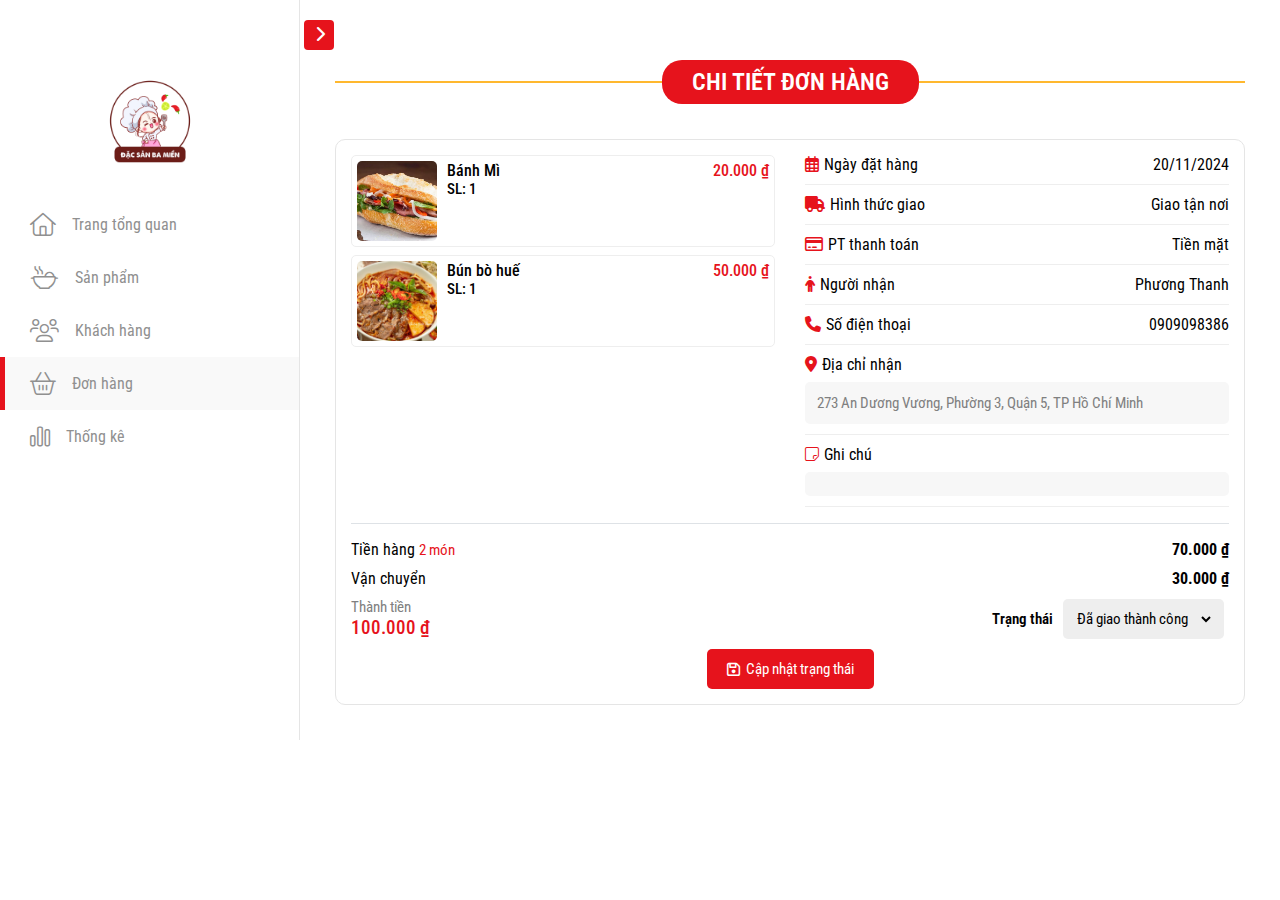
<file: adminchitiet.html>
<!DOCTYPE html>
<html lang="en">
  <head>
    <!-- <title>Sidebar 09</title> -->
    <meta charset="utf-8" />
    <meta
      name="viewport"
      content="width=device-width, initial-scale=1, shrink-to-fit=no"
    />

    <link
      rel="stylesheet"
      href="https://cdn.jsdelivr.net/npm/bootstrap@4.6.2/dist/css/bootstrap.min.css"
      integrity="sha384-xOolHFLEh07PJGoPkLv1IbcEPTNtaed2xpHsD9ESMhqIYd0nLMwNLD69Npy4HI+N"
      crossorigin="anonymous"
    />

    <link
      rel="stylesheet"
      href="assets/font-awesome-pro-v6-6.2.0/css/all.min.css"
    />

    <link rel="stylesheet" href="admin/css/style.css" />
    <link rel="stylesheet" href="assets/css/base.css" />
    <link rel="stylesheet" href="assets/css/admin.css" />

    <title>Admin</title>
    <link href="./assets/img/logo.png" rel="icon" type="image/x-icon" />
  </head>

  <body>
    <div class="wrapper d-flex align-items-stretch">
      <nav id="sidebar">
        <div class="custom-menu">
          <button
            type="button"
            id="sidebarCollapse"
            class="btn btn-primary"
          ></button>
        </div>
        <div class="img bg-wrap text-center py-4">
          <div class="user-logo">
            <div class="inner-logo">
              <img src="assets/img/logo.png" alt="logo" />
            </div>
          </div>
        </div>
        <ul class="list-unstyled components mb-5">
          <li>
            <a href="admin.html"
              ><i class="fa-light fa-house"></i> Trang tổng quan</a
            >
          </li>
          <li>
            <a href="adminproduct.html"
              ><i class="fa-light fa-pot-food"></i> Sản phẩm</a
            >
          </li>
          <li>
            <a href="admincustomer.html"
              ><i class="fa-light fa-users"></i> Khách hàng</a
            >
          </li>
          <li class="active">
            <a href="adminorder.html"
              ><i class="fa-light fa-basket-shopping"></i> Đơn hàng</a
            >
          </li>
          <li>
            <a href="adminstatistical.html"
              ><i class="fa-light fa-chart-simple"></i> Thống kê</a
            >
          </li>
        </ul>
      </nav>

      <!-- admin-chitiet  -->

      <div class="admin-chitiet">
        <div class="order-chitiet">
          <div class="row">
            <div class="col-12">
              <div class="inner-head">
                <div class="inner-title">Chi tiết đơn hàng</div>
              </div>
            </div>
            <div class="col-12">
              <div class="order-chitietstart">
                <div class="row">
                  <div class="col-xl-6 col-lg-6 col-md-6">
                    <div class="inner-item">
                      <div class="inner-info">
                        <div class="inner-img">
                          <img src="assets/img/products/banhmi.webp" />
                        </div>
                        <div class="inner-mota">
                          <div class="inner-ten">Bánh Mì</div>
                          <div class="inner-sl">SL: 1</div>
                        </div>
                      </div>
                      <div class="inner-gia">20.000 ₫</div>
                    </div>
                    <div class="inner-item">
                      <div class="inner-info">
                        <div class="inner-img">
                          <img src="assets/img/products/bunbohue.jpg" />
                        </div>
                        <div class="inner-mota">
                          <div class="inner-ten">Bún bò huế</div>
                          <div class="inner-sl">SL: 1</div>
                        </div>
                      </div>
                      <div class="inner-gia">50.000 ₫</div>
                    </div>
                  </div>
                  <div class="col-xl-6 col-xl-6 col-md-6">
                    <div class="inner-pt">
                      <div class="inner-cachthuc">
                        <i class="fa-regular fa-calendar-days"></i>Ngày đặt hàng
                      </div>
                      <div class="inner-ketqua">20/11/2024</div>
                    </div>
                    <div class="inner-pt">
                      <div class="inner-cachthuc">
                        <i class="fa-solid fa-truck"></i>Hình thức giao
                      </div>
                      <div class="inner-ketqua">Giao tận nơi</div>
                    </div>
                    <div class="inner-pt">
                      <div class="inner-cachthuc">
                        <i class="fa-regular fa-credit-card"></i>PT thanh toán
                      </div>
                      <div class="inner-ketqua">Tiền mặt</div>
                    </div>
                    <div class="inner-pt">
                      <div class="inner-cachthuc">
                        <i class="fa-solid fa-person"></i>Người nhận
                      </div>
                      <div class="inner-ketqua">Phương Thanh</div>
                    </div>
                    <div class="inner-pt">
                      <div class="inner-cachthuc">
                        <i class="fa-solid fa-phone"></i>Số điện thoại
                      </div>
                      <div class="inner-ketqua">0909098386</div>
                    </div>
                    <div class="inner-diachi">
                      <div class="inner-cachthuc">
                        <i class="fa-solid fa-location-dot"></i>Địa chỉ nhận
                      </div>
                      <p class="inner-desc">
                        273 An Dương Vương, Phường 3, Quận 5, TP Hồ Chí Minh
                      </p>
                    </div>
                    <div class="inner-diachi">
                      <div class="inner-cachthuc">
                        <i class="fa-light fa-note-sticky"></i>Ghi chú
                      </div>
                      <p class="inner-desc"></p>
                    </div>
                  </div>
                  <div class="col-12">
                    <div class="order-chitietend">
                      <div class="inner-tien">
                        <div class="inner-th">Tiền hàng <span>2 món</span></div>
                        <div class="inner-st">70.000 ₫</div>
                      </div>
                      <div class="inner-vanchuyen">
                        <span class="inner-vc1">Vận chuyển</span>
                        <span class="inner-vc2">30.000 ₫</span>
                      </div>
                      <div class="inner-tonggia">
                        <div class="inner-giaca">
                          <div class="inner-chu">Thành tiền</div>
                          <div class="inner-so">100.000 ₫</div>
                        </div>
                        <div class="inner-select">
                          <label for="select">Trạng thái</label>
                          <select name="Món mặn" id="select">
                            <option>Chưa xử lý</option>
                            <option>Đã xác nhận</option>
                            <option selected>Đã giao thành công</option>
                            <option>Đã huỷ</option>
                          </select>
                        </div>
                      </div>
                      <div class="inner-capnhat">
                        <button onclick="updateOrder()" class="inner-nut">
                          <i class="fa-regular fa-floppy-disk"></i>Cập nhật
                          trạng thái
                        </button>
                      </div>
                    </div>
                  </div>
                </div>
              </div>
            </div>
          </div>
        </div>

        <!-- Modal Admin Order -->

        <div
          class="modal fade"
          id="exampleModalCenter"
          tabindex="-1"
          role="dialog"
          aria-labelledby="exampleModalCenterTitle"
          aria-hidden="true"
        >
          <div class="modal-dialog modal-dialog-centered" role="document">
            <div class="modal-content">
              <div class="modal-header">
                <div class="inner-title">Chi tiết đơn hàng</div>
                <button
                  type="button"
                  class="close"
                  data-dismiss="modal"
                  aria-label="Close"
                >
                  <span aria-hidden="true">&times;</span>
                </button>
              </div>
              <div class="modal-body">
                <div class="row">
                  <div class="col-xl-6 col-lg-6 col-md-6">
                    <div class="inner-item">
                      <div class="inner-info">
                        <div class="inner-img">
                          <img src="assets/img/products/banhmi.webp" />
                        </div>
                        <div class="inner-mota">
                          <div class="inner-ten">Bánh Mì</div>
                          <div class="inner-sl">SL: 1</div>
                        </div>
                      </div>
                      <div class="inner-gia">20.000 ₫</div>
                    </div>
                    <div class="inner-item">
                      <div class="inner-info">
                        <div class="inner-img">
                          <img src="assets/img/products/bunbohue.jpg" />
                        </div>
                        <div class="inner-mota">
                          <div class="inner-ten">Bún bò huế</div>
                          <div class="inner-sl">SL: 1</div>
                        </div>
                      </div>
                      <div class="inner-gia">50.000 ₫</div>
                    </div>
                  </div>
                  <div class="col-xl-6 col-xl-6 col-md-6">
                    <div class="inner-pt">
                      <div class="inner-cachthuc">
                        <i class="fa-regular fa-calendar-days"></i>Ngày đặt hàng
                      </div>
                      <div class="inner-ketqua">20/11/2024</div>
                    </div>
                    <div class="inner-pt">
                      <div class="inner-cachthuc">
                        <i class="fa-solid fa-truck"></i>Hình thức giao
                      </div>
                      <div class="inner-ketqua">Giao tận nơi</div>
                    </div>
                    <div class="inner-pt">
                      <div class="inner-cachthuc">
                        <i class="fa-regular fa-credit-card"></i>PT thanh toán
                      </div>
                      <div class="inner-ketqua">Tiền mặt</div>
                    </div>
                    <div class="inner-pt">
                      <div class="inner-cachthuc">
                        <i class="fa-solid fa-person"></i>Người nhận
                      </div>
                      <div class="inner-ketqua">Phương Thanh</div>
                    </div>
                    <div class="inner-pt">
                      <div class="inner-cachthuc">
                        <i class="fa-solid fa-phone"></i>Số điện thoại
                      </div>
                      <div class="inner-ketqua">0909098386</div>
                    </div>
                    <div class="inner-diachi">
                      <div class="inner-cachthuc">
                        <i class="fa-solid fa-location-dot"></i>Địa chỉ nhận
                      </div>
                      <p class="inner-desc">
                        273 An Dương Vương, Phường 3, Quận 5, TP Hồ Chí Minh
                      </p>
                    </div>
                    <div class="inner-diachi">
                      <div class="inner-cachthuc">
                        <i class="fa-light fa-note-sticky"></i>Ghi chú
                      </div>
                      <p class="inner-desc"></p>
                    </div>
                  </div>
                </div>
              </div>
              <div class="modal-footer">
                <div class="inner-tien">
                  <div class="inner-th">Tiền hàng <span>2 món</span></div>
                  <div class="inner-st">70.000 ₫</div>
                </div>
                <div class="inner-vanchuyen">
                  <span class="inner-vc1">Vận chuyển</span>
                  <span class="inner-vc2">30.000 ₫</span>
                </div>
                <div class="inner-tonggia">
                  <div class="inner-giaca">
                    <div class="inner-chu">Thành tiền</div>
                    <div class="inner-so">100.000 ₫</div>
                  </div>
                  <div class="inner-select">
                    <label for="select">Trạng thái</label>
                    <select name="Món mặn" id="select">
                      <option>Chưa xử lý</option>
                      <option>Đã xác nhận</option>
                      <option selected>Đã giao thành công</option>
                      <option>Đã huỷ</option>
                    </select>
                  </div>
                </div>
                <div class="inner-capnhat">
                  <button onclick="updateOrder()" class="inner-nut">
                    <i class="fa-regular fa-floppy-disk"></i>Cập nhật trạng thái
                  </button>
                </div>
              </div>
            </div>
          </div>
        </div>

        <!-- End Modal Admin Order -->
      </div>
    </div>

    <!-- End admin-chitiet  -->

    <script src="admin/js/jquery.min.js"></script>
    <script src="admin/js/bootstrap.min.js"></script>
    <script src="admin/js/main.js"></script>
    <script src="admin/js/popper.js"></script>
    <script src="assets/js/admin.js"></script>
  </body>
</html>
</file>
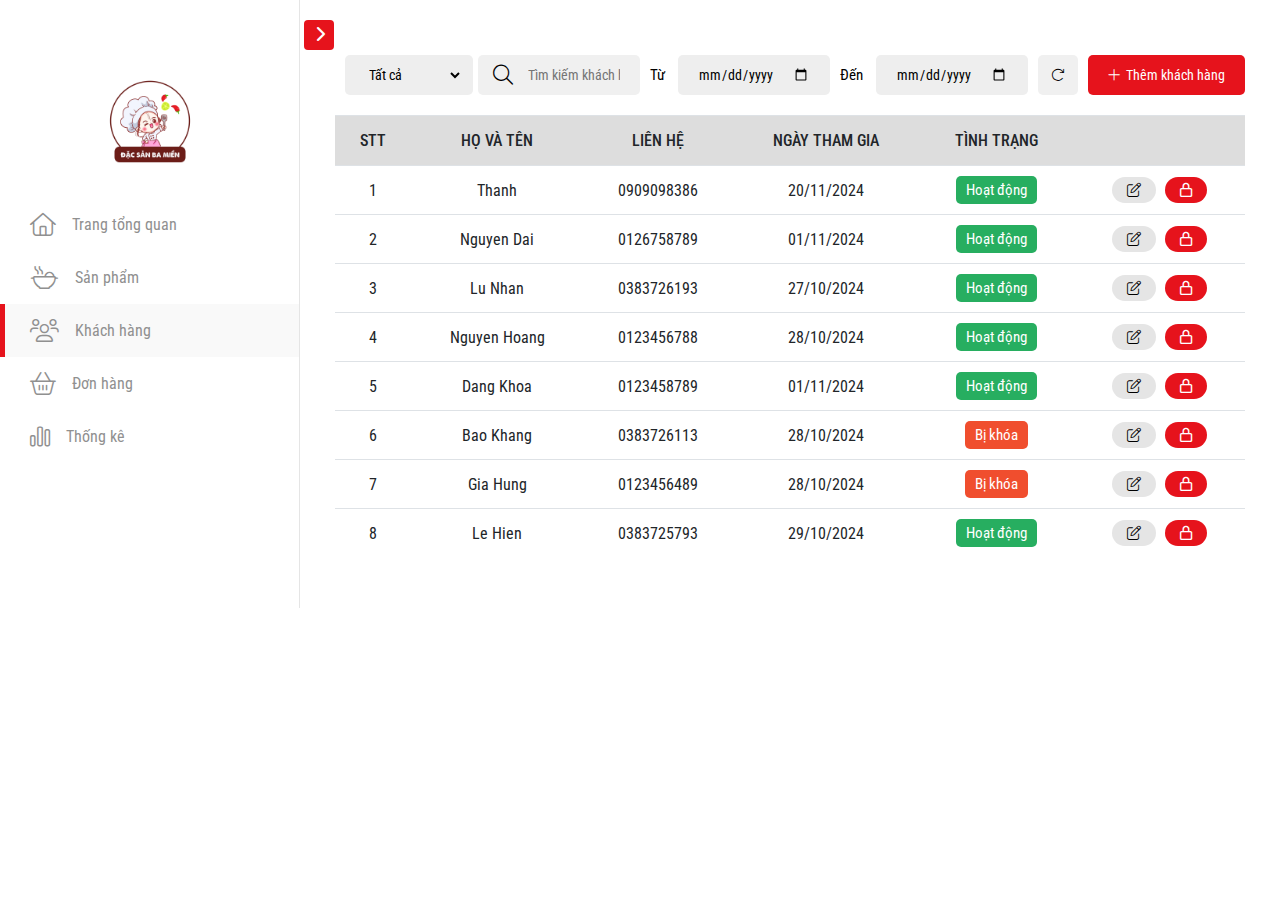
<file: admincustomer.html>
<!DOCTYPE html>
<html lang="en">
  <head>
    <!-- <title>Sidebar 09</title> -->
    <meta charset="utf-8" />
    <meta
      name="viewport"
      content="width=device-width, initial-scale=1, shrink-to-fit=no"
    />

    <link
      rel="stylesheet"
      href="https://cdn.jsdelivr.net/npm/bootstrap@4.6.2/dist/css/bootstrap.min.css"
      integrity="sha384-xOolHFLEh07PJGoPkLv1IbcEPTNtaed2xpHsD9ESMhqIYd0nLMwNLD69Npy4HI+N"
      crossorigin="anonymous"
    />

    <link
      rel="stylesheet"
      href="assets/font-awesome-pro-v6-6.2.0/css/all.min.css"
    />

    <link rel="stylesheet" href="admin/css/style.css" />
    <link rel="stylesheet" href="assets/css/base.css" />
    <link rel="stylesheet" href="assets/css/admin.css" />

    <title>Admin</title>
    <link href="./assets/img/logo.png" rel="icon" type="image/x-icon" />
  </head>

  <body>
    <div class="wrapper d-flex align-items-stretch">
      <nav id="sidebar">
        <div class="custom-menu">
          <button
            type="button"
            id="sidebarCollapse"
            class="btn btn-primary"
          ></button>
        </div>
        <div class="img bg-wrap text-center py-4">
          <div class="user-logo">
            <div class="inner-logo">
              <img src="assets/img/logo.png" alt="logo" />
            </div>
          </div>
        </div>
        <ul class="list-unstyled components mb-5">
          <li>
            <a href="admin.html"
              ><i class="fa-light fa-house"></i> Trang tổng quan</a
            >
          </li>
          <li>
            <a href="adminproduct.html"
              ><i class="fa-light fa-pot-food"></i> Sản phẩm</a
            >
          </li>
          <li class="active">
            <a href="admincustomer.html"
              ><i class="fa-light fa-users"></i> Khách hàng</a
            >
          </li>
          <li>
            <a href="adminorder.html"
              ><i class="fa-light fa-basket-shopping"></i> Đơn hàng</a
            >
          </li>
          <li>
            <a href="adminstatistical.html"
              ><i class="fa-light fa-chart-simple"></i> Thống kê</a
            >
          </li>
        </ul>
      </nav>

      <!-- admincustomer  -->

      <div class="admin-customer">
        <div class="admin-control">
          <div class="admin-control-left">
            <select name="tinh-trang-user" id="tinh-trang-user">
              <option value="0">Tất cả</option>
              <option value="1">Hoạt động</option>
              <option value="2">Bị khóa</option>
            </select>
          </div>
          <div class="admin-control-center">
            <form action="">
              <span class="search-btn"
                ><i class="fa-light fa-magnifying-glass"></i
              ></span>
              <input
                id="form-search-product"
                type="text"
                class="form-search-input"
                placeholder="Tìm kiếm khách hàng..."
              />
            </form>
          </div>
          <div class="admin-control-right">
            <form action="" class="fillter-date">
              <div>
                <label for="time-start">Từ</label>
                <input
                  type="date"
                  class="form-control-date"
                  id="time-start-user"
                  onchange="showUser()"
                />
              </div>
              <div>
                <label for="time-end">Đến</label>
                <input
                  type="date"
                  class="form-control-date"
                  id="time-end-user"
                  onchange="showUser()"
                />
              </div>
            </form>
            <a href="admincustomer.html" class="reset-order"
              ><i class="fa-light fa-arrow-rotate-right"></i
            ></a>
            <button
              class="inner-nut"
              data-toggle="modal"
              data-target="#exampleModal"
            >
              <i class="fa-light fa-plus"></i> <span>Thêm khách hàng</span>
            </button>
          </div>
        </div>

        <div class="table">
          <table width="100%">
            <thead>
              <tr>
                <td>STT</td>
                <td>Họ và tên</td>
                <td>Liên hệ</td>
                <td>Ngày tham gia</td>
                <td>Tình trạng</td>
                <td></td>
              </tr>
            </thead>
            <tbody>
              <tr>
                <td>1</td>
                <td>Thanh</td>
                <td>0909098386</td>
                <td>20/11/2024</td>
                <td class="status" id="customer-status-1">
                  <span class="status-complete">Hoạt động</span>
                </td>
                <td class="control control-table">
                  <button
                    class="btn-edit"
                    data-toggle="modal"
                    data-target="#exampleModal-2"
                  >
                    <i class="fa-light fa-pen-to-square"></i>
                  </button>
                  <a
                    href="admincustomerunclock.html"
                    class="btn-delete"
                    id="delete-account"
                    onclick="khoaKhachHang()"
                  >
                    <i class="fa-regular fa-lock"></i>
                  </a>
                </td>
              </tr>
              <tr>
                <td>2</td>
                <td>Nguyen Dai</td>
                <td>0126758789</td>
                <td>01/11/2024</td>
                <td><span class="status-complete">Hoạt động</span></td>
                <td class="control control-table">
                  <button
                    class="btn-edit"
                    data-toggle="modal"
                    data-target="#exampleModal-2"
                  >
                    <i class="fa-light fa-pen-to-square"></i>
                  </button>
                  <a
                    href="admincustomerunclock.html"
                    class="btn-delete"
                    id="delete-account"
                    onclick="khoaKhachHang()"
                  >
                    <i class="fa-regular fa-lock"></i>
                  </a>
                </td>
              </tr>
              <tr>
                <td>3</td>
                <td>Lu Nhan</td>
                <td>0383726193</td>
                <td>27/10/2024</td>
                <td><span class="status-complete">Hoạt động</span></td>
                <td class="control control-table">
                  <button
                    class="btn-edit"
                    data-toggle="modal"
                    data-target="#exampleModal-2"
                  >
                    <i class="fa-light fa-pen-to-square"></i>
                  </button>
                  <a
                    href="admincustomerunclock.html"
                    class="btn-delete"
                    id="delete-account"
                    onclick="khoaKhachHang()"
                  >
                    <i class="fa-regular fa-lock"></i>
                  </a>
                </td>
              </tr>
              <tr>
                <td>4</td>
                <td>Nguyen Hoang</td>
                <td>0123456788</td>
                <td>28/10/2024</td>
                <td><span class="status-complete">Hoạt động</span></td>
                <td class="control control-table">
                  <button
                    class="btn-edit"
                    data-toggle="modal"
                    data-target="#exampleModal-2"
                  >
                    <i class="fa-light fa-pen-to-square"></i>
                  </button>
                  <a
                    href="admincustomerunclock.html"
                    class="btn-delete"
                    id="delete-account"
                    onclick="khoaKhachHang()"
                  >
                    <i class="fa-regular fa-lock"></i>
                  </a>
                </td>
              </tr>
              <tr>
                <td>5</td>
                <td>Dang Khoa</td>
                <td>0123458789</td>
                <td>01/11/2024</td>
                <td><span class="status-complete">Hoạt động</span></td>
                <td class="control control-table">
                  <button
                    class="btn-edit"
                    data-toggle="modal"
                    data-target="#exampleModal-2"
                  >
                    <i class="fa-light fa-pen-to-square"></i>
                  </button>
                  <a
                    href="admincustomerunclock.html"
                    class="btn-delete"
                    id="delete-account"
                    onclick="khoaKhachHang()"
                  >
                    <i class="fa-regular fa-lock"></i>
                  </a>
                </td>
              </tr>
              <tr>
                <td>6</td>
                <td>Bao Khang</td>
                <td>0383726113</td>
                <td>28/10/2024</td>
                <td><span class="status-no-complete">Bị khóa</span></td>
                <td class="control control-table">
                  <button
                    class="btn-edit"
                    data-toggle="modal"
                    data-target="#exampleModal-2"
                  >
                    <i class="fa-light fa-pen-to-square"></i>
                  </button>
                  <a
                    href="admincustomerunclock.html"
                    class="btn-delete"
                    id="delete-account"
                    onclick="khoaKhachHang()"
                  >
                    <i class="fa-regular fa-lock"></i>
                  </a>
                </td>
              </tr>
              <tr>
                <td>7</td>
                <td>Gia Hung</td>
                <td>0123456489</td>
                <td>28/10/2024</td>
                <td><span class="status-no-complete">Bị khóa</span></td>
                <td class="control control-table">
                  <button
                    class="btn-edit"
                    data-toggle="modal"
                    data-target="#exampleModal-2"
                  >
                    <i class="fa-light fa-pen-to-square"></i>
                  </button>
                  <a
                    href="admincustomerunclock.html"
                    class="btn-delete"
                    id="delete-account"
                    onclick="khoaKhachHang()"
                  >
                    <i class="fa-regular fa-lock"></i>
                  </a>
                </td>
              </tr>
              <tr>
                <td>8</td>
                <td>Le Hien</td>
                <td>0383725793</td>
                <td>29/10/2024</td>
                <td><span class="status-complete">Hoạt động</span></td>
                <td class="control control-table">
                  <button
                    class="btn-edit"
                    data-toggle="modal"
                    data-target="#exampleModal-2"
                  >
                    <i class="fa-light fa-pen-to-square"></i>
                  </button>
                  <a
                    href="admincustomerunclock.html"
                    class="btn-delete"
                    id="delete-account"
                    onclick="khoaKhachHang()"
                  >
                    <i class="fa-regular fa-lock"></i>
                  </a>
                </td>
              </tr>
            </tbody>
          </table>
        </div>

        <!-- Modal Add Customer  -->

        <div
          class="modal fade modal-form"
          id="exampleModal"
          tabindex="-1"
          aria-labelledby="exampleModalLabel"
          aria-hidden="true"
        >
          <div class="modal-dialog modal-dialog-centered">
            <div class="modal-content">
              <div class="modal-header">
                <div class="inner-title">THÊM KHÁCH HÀNG MỚI</div>
                <button
                  type="button"
                  class="close"
                  data-dismiss="modal"
                  aria-label="Close"
                >
                  <span aria-hidden="true">&times;</span>
                </button>
              </div>
              <div class="modal-body">
                <form action="">
                  <div class="row">
                    <div class="col-12">
                      <div class="form-group">
                        <label for="name">Tên đầy đủ</label>
                        <input
                          type="text"
                          id="name"
                          class="form-control"
                          placeholder="VD: Thành Đại"
                        />
                      </div>
                    </div>
                    <div class="col-12">
                      <div class="form-group">
                        <label for="name">Số điện thoại</label>
                        <input
                          type="text"
                          id="name"
                          class="form-control"
                          placeholder="Nhập số điện thoại"
                        />
                      </div>
                    </div>
                    <div class="col-12">
                      <div class="form-group">
                        <label for="dc">Địa chỉ</label>
                        <input
                          type="text"
                          id="dc"
                          class="form-control"
                          placeholder="Nhập địa chỉ"
                        />
                      </div>
                    </div>
                    <div class="col-12">
                      <div class="form-group">
                        <label for="mk">Mật khẩu</label>
                        <input
                          type="text"
                          id="mk"
                          class="form-control"
                          placeholder="Nhập mật khẩu"
                        />
                      </div>
                    </div>
                    <div class="col-12">
                      <div class="inner-add">
                        <button
                          type="button"
                          class="inner-nut"
                          onclick="addKhachHang()"
                        >
                          Đăng ký
                        </button>
                      </div>
                    </div>
                  </div>
                </form>
              </div>
            </div>
          </div>
        </div>

        <!-- End Modal Add Customer  -->

        <!-- Modal Change Customer  -->

        <div
          class="modal fade modal-form"
          id="exampleModal-2"
          tabindex="-1"
          aria-labelledby="exampleModalLabel"
          aria-hidden="true"
        >
          <div class="modal-dialog modal-dialog-centered">
            <div class="modal-content">
              <div class="modal-header">
                <div class="inner-title">CHỈNH SỬA THÔNG TIN</div>
                <button
                  type="button"
                  class="close"
                  data-dismiss="modal"
                  aria-label="Close"
                >
                  <span aria-hidden="true">&times;</span>
                </button>
              </div>
              <div class="modal-body">
                <form action="">
                  <div class="row">
                    <div class="col-12">
                      <div class="form-group">
                        <label for="name">Tên đầy đủ</label>
                        <input
                          type="text"
                          id="name"
                          class="form-control"
                          value="Cao Thái Phương Thanh"
                        />
                      </div>
                    </div>
                    <div class="col-12">
                      <div class="form-group">
                        <label for="name">Số điện thoại</label>
                        <input
                          type="text"
                          id="name"
                          class="form-control"
                          value="0909098386"
                        />
                      </div>
                    </div>
                    <div class="col-12">
                      <div class="form-group">
                        <label for="dc">Địa chỉ</label>
                        <input
                          type="text"
                          id="dc"
                          class="form-control"
                          value="273 An Dương Vương, Phường 3, Quận 5, TP Hồ Chí Minh"
                        />
                      </div>
                    </div>
                    <div class="col-12">
                      <div class="form-group">
                        <label for="mk">Mật khẩu</label>
                        <input
                          type="text"
                          id="mk"
                          class="form-control"
                          value="123456"
                        />
                      </div>
                    </div>
                    <div class="col-12">
                      <div class="inner-add">
                        <button
                          type="button"
                          class="inner-nut"
                          onclick="changeKhachHang()"
                        >
                          <i class="fa-regular fa-floppy-disk"></i>
                          Lưu thông tin
                        </button>
                      </div>
                    </div>
                  </div>
                </form>
              </div>
            </div>
          </div>
        </div>

        <!-- End Modal Change Customer  -->
      </div>
    </div>

    <!-- End admincustomer  -->

    <script src="admin/js/jquery.min.js"></script>
    <script src="admin/js/bootstrap.min.js"></script>
    <script src="admin/js/main.js"></script>
    <script src="admin/js/popper.js"></script>
    <script src="assets/js/admin.js"></script>
  </body>
</html>
</file>
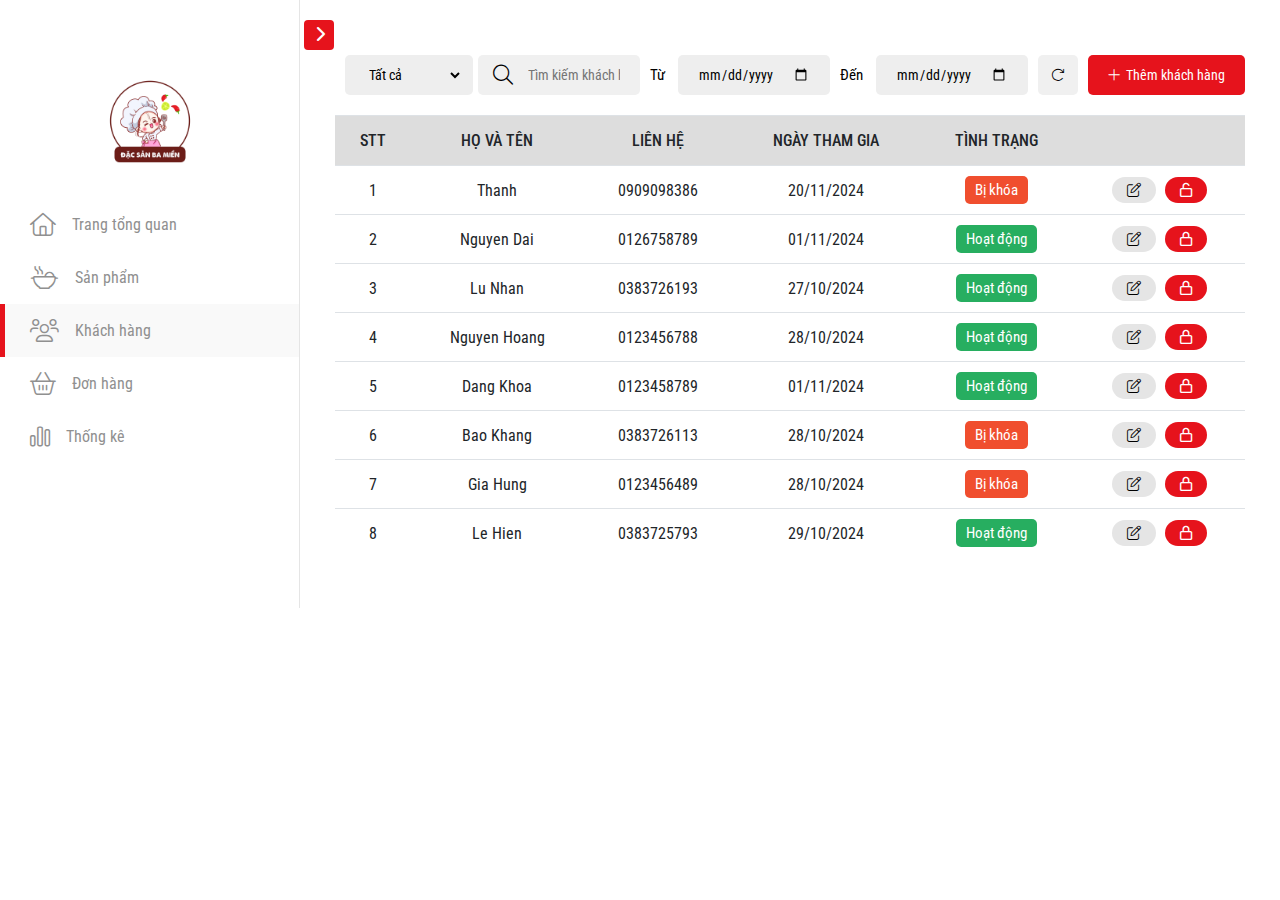
<file: admincustomerunclock.html>
<!DOCTYPE html>
<html lang="en">
  <head>
    <!-- <title>Sidebar 09</title> -->
    <meta charset="utf-8" />
    <meta
      name="viewport"
      content="width=device-width, initial-scale=1, shrink-to-fit=no"
    />

    <link
      rel="stylesheet"
      href="https://cdn.jsdelivr.net/npm/bootstrap@4.6.2/dist/css/bootstrap.min.css"
      integrity="sha384-xOolHFLEh07PJGoPkLv1IbcEPTNtaed2xpHsD9ESMhqIYd0nLMwNLD69Npy4HI+N"
      crossorigin="anonymous"
    />

    <link
      rel="stylesheet"
      href="assets/font-awesome-pro-v6-6.2.0/css/all.min.css"
    />

    <link rel="stylesheet" href="admin/css/style.css" />
    <link rel="stylesheet" href="assets/css/base.css" />
    <link rel="stylesheet" href="assets/css/admin.css" />

    <title>Admin</title>
    <link href="./assets/img/logo.png" rel="icon" type="image/x-icon" />
  </head>

  <body>
    <div class="wrapper d-flex align-items-stretch">
      <nav id="sidebar">
        <div class="custom-menu">
          <button
            type="button"
            id="sidebarCollapse"
            class="btn btn-primary"
          ></button>
        </div>
        <div class="img bg-wrap text-center py-4">
          <div class="user-logo">
            <div class="inner-logo">
              <img src="assets/img/logo.png" alt="logo" />
            </div>
          </div>
        </div>
        <ul class="list-unstyled components mb-5">
          <li>
            <a href="admin.html"
              ><i class="fa-light fa-house"></i> Trang tổng quan</a
            >
          </li>
          <li>
            <a href="adminproduct.html"
              ><i class="fa-light fa-pot-food"></i> Sản phẩm</a
            >
          </li>
          <li class="active">
            <a href="admincustomer.html"
              ><i class="fa-light fa-users"></i> Khách hàng</a
            >
          </li>
          <li>
            <a href="adminorder.html"
              ><i class="fa-light fa-basket-shopping"></i> Đơn hàng</a
            >
          </li>
          <li>
            <a href="adminstatistical.html"
              ><i class="fa-light fa-chart-simple"></i> Thống kê</a
            >
          </li>
        </ul>
      </nav>

      <!-- admincustomer  -->

      <div class="admin-customer">
        <div class="admin-control">
          <div class="admin-control-left">
            <select name="tinh-trang-user" id="tinh-trang-user">
              <option value="0">Tất cả</option>
              <option value="1">Hoạt động</option>
              <option value="2">Bị khóa</option>
            </select>
          </div>
          <div class="admin-control-center">
            <form action="">
              <span class="search-btn"
                ><i class="fa-light fa-magnifying-glass"></i
              ></span>
              <input
                id="form-search-product"
                type="text"
                class="form-search-input"
                placeholder="Tìm kiếm khách hàng..."
              />
            </form>
          </div>
          <div class="admin-control-right">
            <form action="" class="fillter-date">
              <div>
                <label for="time-start">Từ</label>
                <input
                  type="date"
                  class="form-control-date"
                  id="time-start-user"
                  onchange="showUser()"
                />
              </div>
              <div>
                <label for="time-end">Đến</label>
                <input
                  type="date"
                  class="form-control-date"
                  id="time-end-user"
                  onchange="showUser()"
                />
              </div>
            </form>
            <a href="admincustomer.html" class="reset-order"
              ><i class="fa-light fa-arrow-rotate-right"></i
            ></a>
            <button
              class="inner-nut"
              data-toggle="modal"
              data-target="#exampleModal"
            >
              <i class="fa-light fa-plus"></i> <span>Thêm khách hàng</span>
            </button>
          </div>
        </div>

        <div class="table">
          <table width="100%">
            <thead>
              <tr>
                <td>STT</td>
                <td>Họ và tên</td>
                <td>Liên hệ</td>
                <td>Ngày tham gia</td>
                <td>Tình trạng</td>
                <td></td>
              </tr>
            </thead>
            <tbody>
              <tr>
                <td>1</td>
                <td>Thanh</td>
                <td>0909098386</td>
                <td>20/11/2024</td>
                <td><span class="status-no-complete">Bị khóa</span></td>
                <td class="control control-table">
                  <button
                    class="btn-edit"
                    data-toggle="modal"
                    data-target="#exampleModal-2"
                  >
                    <i class="fa-light fa-pen-to-square"></i>
                  </button>
                  <a
                    href="admincustomer.html"
                    class="btn-delete"
                    type="button"
                    id="delete-account"
                    onclick="unclockkhoaKhachHang()"
                  >
                    <i class="fa-regular fa-unlock"></i>
                  </a>
                </td>
              </tr>
              <tr>
                <td>2</td>
                <td>Nguyen Dai</td>
                <td>0126758789</td>
                <td>01/11/2024</td>
                <td><span class="status-complete">Hoạt động</span></td>
                <td class="control control-table">
                  <button
                    class="btn-edit"
                    data-toggle="modal"
                    data-target="#exampleModal-2"
                  >
                    <i class="fa-light fa-pen-to-square"></i>
                  </button>
                  <a
                    href="admincustomer.html"
                    class="btn-delete"
                    id="delete-account"
                    onclick="unclockkhoaKhachHang()"
                  >
                    <i class="fa-regular fa-lock"></i>
                  </a>
                </td>
              </tr>
              <tr>
                <td>3</td>
                <td>Lu Nhan</td>
                <td>0383726193</td>
                <td>27/10/2024</td>
                <td><span class="status-complete">Hoạt động</span></td>
                <td class="control control-table">
                  <button
                    class="btn-edit"
                    data-toggle="modal"
                    data-target="#exampleModal-2"
                  >
                    <i class="fa-light fa-pen-to-square"></i>
                  </button>
                  <a
                    href="admincustomer.html"
                    class="btn-delete"
                    id="delete-account"
                    onclick="unclockkhoaKhachHang()"
                  >
                    <i class="fa-regular fa-lock"></i>
                  </a>
                </td>
              </tr>
              <tr>
                <td>4</td>
                <td>Nguyen Hoang</td>
                <td>0123456788</td>
                <td>28/10/2024</td>
                <td><span class="status-complete">Hoạt động</span></td>
                <td class="control control-table">
                  <button
                    class="btn-edit"
                    data-toggle="modal"
                    data-target="#exampleModal-2"
                  >
                    <i class="fa-light fa-pen-to-square"></i>
                  </button>
                  <a
                    href="admincustomer.html"
                    class="btn-delete"
                    id="delete-account"
                    onclick="unclockkhoaKhachHang()"
                  >
                    <i class="fa-regular fa-lock"></i>
                  </a>
                </td>
              </tr>
              <tr>
                <td>5</td>
                <td>Dang Khoa</td>
                <td>0123458789</td>
                <td>01/11/2024</td>
                <td><span class="status-complete">Hoạt động</span></td>
                <td class="control control-table">
                  <button
                    class="btn-edit"
                    data-toggle="modal"
                    data-target="#exampleModal-2"
                  >
                    <i class="fa-light fa-pen-to-square"></i>
                  </button>
                  <a
                    href="admincustomer.html"
                    class="btn-delete"
                    id="delete-account"
                    onclick="unclockkhoaKhachHang()"
                  >
                    <i class="fa-regular fa-lock"></i>
                  </a>
                </td>
              </tr>
              <tr>
                <td>6</td>
                <td>Bao Khang</td>
                <td>0383726113</td>
                <td>28/10/2024</td>
                <td><span class="status-no-complete">Bị khóa</span></td>
                <td class="control control-table">
                  <button
                    class="btn-edit"
                    data-toggle="modal"
                    data-target="#exampleModal-2"
                  >
                    <i class="fa-light fa-pen-to-square"></i>
                  </button>
                  <a
                    href="admincustomer.html"
                    class="btn-delete"
                    id="delete-account"
                    onclick="unclockkhoaKhachHang()"
                  >
                    <i class="fa-regular fa-lock"></i>
                  </a>
                </td>
              </tr>
              <tr>
                <td>7</td>
                <td>Gia Hung</td>
                <td>0123456489</td>
                <td>28/10/2024</td>
                <td><span class="status-no-complete">Bị khóa</span></td>
                <td class="control control-table">
                  <button
                    class="btn-edit"
                    data-toggle="modal"
                    data-target="#exampleModal-2"
                  >
                    <i class="fa-light fa-pen-to-square"></i>
                  </button>
                  <a
                    href="admincustomer.html"
                    class="btn-delete"
                    id="delete-account"
                    onclick="unclockkhoaKhachHang()"
                  >
                    <i class="fa-regular fa-lock"></i>
                  </a>
                </td>
              </tr>
              <tr>
                <td>8</td>
                <td>Le Hien</td>
                <td>0383725793</td>
                <td>29/10/2024</td>
                <td><span class="status-complete">Hoạt động</span></td>
                <td class="control control-table">
                  <button
                    class="btn-edit"
                    data-toggle="modal"
                    data-target="#exampleModal-2"
                  >
                    <i class="fa-light fa-pen-to-square"></i>
                  </button>
                  <a
                    href="admincustomer.html"
                    class="btn-delete"
                    id="delete-account"
                    onclick="unclockkhoaKhachHang()"
                  >
                    <i class="fa-regular fa-lock"></i>
                  </a>
                </td>
              </tr>
            </tbody>
          </table>
        </div>

        <!-- Modal Add Customer  -->

        <div
          class="modal fade modal-form"
          id="exampleModal"
          tabindex="-1"
          aria-labelledby="exampleModalLabel"
          aria-hidden="true"
        >
          <div class="modal-dialog modal-dialog-centered">
            <div class="modal-content">
              <div class="modal-header">
                <div class="inner-title">Thêm khách hàng mới</div>
                <button
                  type="button"
                  class="close"
                  data-dismiss="modal"
                  aria-label="Close"
                >
                  <span aria-hidden="true">&times;</span>
                </button>
              </div>
              <div class="modal-body">
                <form action="">
                  <div class="row">
                    <div class="col-12">
                      <div class="form-group">
                        <label for="name">Tên đầy đủ</label>
                        <input
                          type="text"
                          id="name"
                          class="form-control"
                          placeholder="VD: Thành Đại"
                        />
                      </div>
                    </div>
                    <div class="col-12">
                      <div class="form-group">
                        <label for="name">Số điện thoại</label>
                        <input
                          type="text"
                          id="name"
                          class="form-control"
                          placeholder="Nhập số điện thoại"
                        />
                      </div>
                    </div>
                    <div class="col-12">
                      <div class="form-group">
                        <label for="dc">Địa chỉ</label>
                        <input
                          type="text"
                          id="dc"
                          class="form-control"
                          placeholder="Nhập địa chỉ"
                        />
                      </div>
                    </div>
                    <div class="col-12">
                      <div class="form-group">
                        <label for="mk">Mật khẩu</label>
                        <input
                          type="text"
                          id="mk"
                          class="form-control"
                          placeholder="Nhập mật khẩu"
                        />
                      </div>
                    </div>
                    <div class="col-12">
                      <div class="inner-add">
                        <button
                          type="button"
                          class="inner-nut"
                          onclick="addKhachHang()"
                        >
                          Đăng ký
                        </button>
                      </div>
                    </div>
                  </div>
                </form>
              </div>
            </div>
          </div>
        </div>

        <!-- End Modal Add Customer  -->

        <!-- Modal Change Customer  -->

        <div
          class="modal fade modal-form"
          id="exampleModal-2"
          tabindex="-1"
          aria-labelledby="exampleModalLabel"
          aria-hidden="true"
        >
          <div class="modal-dialog modal-dialog-centered">
            <div class="modal-content">
              <div class="modal-header">
                <div class="inner-title">Chỉnh sửa thông tin</div>
                <button
                  type="button"
                  class="close"
                  data-dismiss="modal"
                  aria-label="Close"
                >
                  <span aria-hidden="true">&times;</span>
                </button>
              </div>
              <div class="modal-body">
                <form action="">
                  <div class="row">
                    <div class="col-12">
                      <div class="form-group">
                        <label for="name">Tên đầy đủ</label>
                        <input
                          type="text"
                          id="name"
                          class="form-control"
                          value="Cao Thái Phương Thanh"
                        />
                      </div>
                    </div>
                    <div class="col-12">
                      <div class="form-group">
                        <label for="name">Số điện thoại</label>
                        <input
                          type="text"
                          id="name"
                          class="form-control"
                          value="0909098386"
                        />
                      </div>
                    </div>
                    <div class="col-12">
                      <div class="form-group">
                        <label for="dc">Địa chỉ</label>
                        <input
                          type="text"
                          id="dc"
                          class="form-control"
                          value="273 An Dương Vương, Phường 3, Quận 5, TP Hồ Chí Minh"
                        />
                      </div>
                    </div>
                    <div class="col-12">
                      <div class="form-group">
                        <label for="mk">Mật khẩu</label>
                        <input
                          type="text"
                          id="mk"
                          class="form-control"
                          value="123456"
                        />
                      </div>
                    </div>
                    <div class="col-12">
                      <div class="inner-add">
                        <button
                          type="button"
                          class="inner-nut"
                          onclick="changeKhachHang()"
                        >
                          <i class="fa-regular fa-floppy-disk"></i>
                          Lưu thông tin
                        </button>
                      </div>
                    </div>
                  </div>
                </form>
              </div>
            </div>
          </div>
        </div>

        <!-- End Modal Change Customer  -->
      </div>
    </div>

    <!-- End admincustomer  -->

    <script src="admin/js/jquery.min.js"></script>
    <script src="admin/js/bootstrap.min.js"></script>
    <script src="admin/js/main.js"></script>
    <script src="admin/js/popper.js"></script>
    <script src="assets/js/admin.js"></script>
  </body>
</html>
</file>
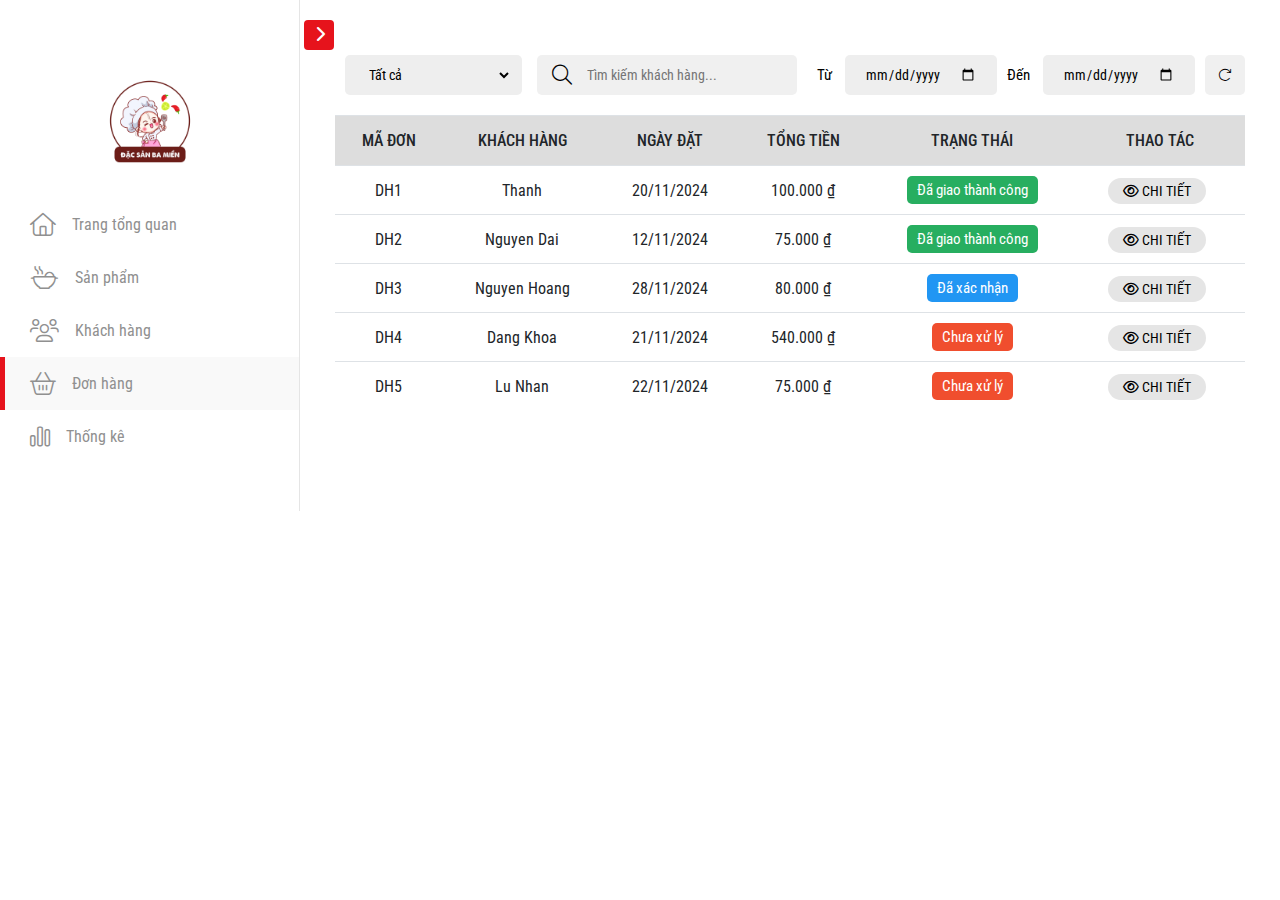
<file: adminorder.html>
<!DOCTYPE html>
<html lang="en">
  <head>
    <!-- <title>Sidebar 09</title> -->
    <meta charset="utf-8" />
    <meta
      name="viewport"
      content="width=device-width, initial-scale=1, shrink-to-fit=no"
    />

    <link
      rel="stylesheet"
      href="https://cdn.jsdelivr.net/npm/bootstrap@4.6.2/dist/css/bootstrap.min.css"
      integrity="sha384-xOolHFLEh07PJGoPkLv1IbcEPTNtaed2xpHsD9ESMhqIYd0nLMwNLD69Npy4HI+N"
      crossorigin="anonymous"
    />

    <link
      rel="stylesheet"
      href="assets/font-awesome-pro-v6-6.2.0/css/all.min.css"
    />

    <link rel="stylesheet" href="admin/css/style.css" />
    <link rel="stylesheet" href="assets/css/base.css" />
    <link rel="stylesheet" href="assets/css/admin.css" />

    <title>Admin</title>
    <link href="./assets/img/logo.png" rel="icon" type="image/x-icon" />
  </head>

  <body>
    <div class="wrapper d-flex align-items-stretch">
      <nav id="sidebar">
        <div class="custom-menu">
          <button
            type="button"
            id="sidebarCollapse"
            class="btn btn-primary"
          ></button>
        </div>
        <div class="img bg-wrap text-center py-4">
          <div class="user-logo">
            <div class="inner-logo">
              <img src="assets/img/logo.png" alt="logo" />
            </div>
          </div>
        </div>
        <ul class="list-unstyled components mb-5">
          <li>
            <a href="admin.html"
              ><i class="fa-light fa-house"></i> Trang tổng quan</a
            >
          </li>
          <li>
            <a href="adminproduct.html"
              ><i class="fa-light fa-pot-food"></i> Sản phẩm</a
            >
          </li>
          <li>
            <a href="admincustomer.html"
              ><i class="fa-light fa-users"></i> Khách hàng</a
            >
          </li>
          <li class="active">
            <a href="adminorder.html"
              ><i class="fa-light fa-basket-shopping"></i> Đơn hàng</a
            >
          </li>
          <li>
            <a href="adminstatistical.html"
              ><i class="fa-light fa-chart-simple"></i> Thống kê</a
            >
          </li>
        </ul>
      </nav>

      <!-- adminorder  -->

      <div class="admin-order">
        <div class="admin-control">
          <div class="admin-control-left">
            <select name="tinh-trang-user" id="tinh-trang-user">
              <option value="0">Tất cả</option>
              <option value="1">Chưa xử lý</option>
              <option value="2">Đã xác nhận</option>
              <option value="3">Đã giao thành công</option>
              <option value="4">Đã huỷ</option>
            </select>
          </div>
          <div class="admin-control-center">
            <form action="">
              <span class="search-btn"
                ><i class="fa-light fa-magnifying-glass"></i
              ></span>
              <input
                id="form-search-product"
                type="text"
                class="form-search-input"
                placeholder="Tìm kiếm khách hàng..."
              />
            </form>
          </div>
          <div class="admin-control-right">
            <form action="" class="fillter-date">
              <div>
                <label for="time-start">Từ</label>
                <input
                  type="date"
                  class="form-control-date"
                  id="time-start-user"
                  onchange="showUser()"
                />
              </div>
              <div>
                <label for="time-end">Đến</label>
                <input
                  type="date"
                  class="form-control-date"
                  id="time-end-user"
                  onchange="showUser()"
                />
              </div>
            </form>
            <a href="adminorder.html" class="reset-order"
              ><i class="fa-light fa-arrow-rotate-right"></i
            ></a>
          </div>
        </div>

        <div class="table">
          <table width="100%">
            <thead>
              <tr>
                <td>Mã đơn</td>
                <td>Khách hàng</td>
                <td>Ngày đặt</td>
                <td>Tổng tiền</td>
                <td>Trạng thái</td>
                <td>Thao tác</td>
              </tr>
            </thead>
            <tbody id="showOrder">
              <tr>
                <td>DH1</td>
                <td>Thanh</td>
                <td>20/11/2024</td>
                <td>100.000 ₫</td>
                <td>
                  <span id="order-status-1" class="status-complete"
                    >Đã giao thành công</span
                  >
                </td>
                <td class="control">
                  <a href="adminchitiet.html" class="btn-detail">
                    <i class="fa-regular fa-eye"></i> Chi tiết
                  </a>
                </td>
              </tr>
              <tr>
                <td>DH2</td>
                <td>Nguyen Dai</td>
                <td>12/11/2024</td>
                <td>75.000 ₫</td>
                <td><span class="status-complete">Đã giao thành công</span></td>
                <td class="control">
                  <a href="adminchitiet.html" class="btn-detail">
                    <i class="fa-regular fa-eye"></i> Chi tiết
                  </a>
                </td>
              </tr>
              <tr>
                <td>DH3</td>
                <td>Nguyen Hoang</td>
                <td>28/11/2024</td>
                <td>80.000 ₫</td>
                <td><span class="status-middle-complete">Đã xác nhận</span></td>
                <td class="control">
                  <a href="adminchitiet.html" class="btn-detail">
                    <i class="fa-regular fa-eye"></i> Chi tiết
                  </a>
                </td>
              </tr>
              <tr>
                <td>DH4</td>
                <td>Dang Khoa</td>
                <td>21/11/2024</td>
                <td>540.000 ₫</td>
                <td><span class="status-no-complete">Chưa xử lý</span></td>
                <td class="control">
                  <a href="adminchitiet.html" class="btn-detail">
                    <i class="fa-regular fa-eye"></i> Chi tiết
                  </a>
                </td>
              </tr>
              <tr>
                <td>DH5</td>
                <td>Lu Nhan</td>
                <td>22/11/2024</td>
                <td>75.000 ₫</td>
                <td><span class="status-no-complete">Chưa xử lý</span></td>
                <td class="control">
                  <a href="adminchitiet.html" class="btn-detail">
                    <i class="fa-regular fa-eye"></i> Chi tiết
                  </a>
                </td>
              </tr>
            </tbody>
          </table>
        </div>

        <!-- Modal Admin Order -->

        <div
          class="modal fade"
          id="exampleModalCenter"
          tabindex="-1"
          role="dialog"
          aria-labelledby="exampleModalCenterTitle"
          aria-hidden="true"
        >
          <div class="modal-dialog modal-dialog-centered" role="document">
            <div class="modal-content">
              <div class="modal-header">
                <div class="inner-title">Chi tiết đơn hàng</div>
                <button
                  type="button"
                  class="close"
                  data-dismiss="modal"
                  aria-label="Close"
                >
                  <span aria-hidden="true">&times;</span>
                </button>
              </div>
              <div class="modal-body">
                <div class="row">
                  <div class="col-xl-6 col-lg-6 col-md-6">
                    <div class="inner-item">
                      <div class="inner-info">
                        <div class="inner-img">
                          <img src="assets/img/products/banhmi.webp" />
                        </div>
                        <div class="inner-mota">
                          <div class="inner-ten">Bánh Mì</div>
                          <div class="inner-sl">SL: 1</div>
                        </div>
                      </div>
                      <div class="inner-gia">20.000 ₫</div>
                    </div>
                    <div class="inner-item">
                      <div class="inner-info">
                        <div class="inner-img">
                          <img src="assets/img/products/bunbohue.jpg" />
                        </div>
                        <div class="inner-mota">
                          <div class="inner-ten">Bún bò huế</div>
                          <div class="inner-sl">SL: 1</div>
                        </div>
                      </div>
                      <div class="inner-gia">50.000 ₫</div>
                    </div>
                  </div>
                  <div class="col-xl-6 col-xl-6 col-md-6">
                    <div class="inner-pt">
                      <div class="inner-cachthuc">
                        <i class="fa-regular fa-calendar-days"></i>Ngày đặt hàng
                      </div>
                      <div class="inner-ketqua">20/11/2024</div>
                    </div>
                    <div class="inner-pt">
                      <div class="inner-cachthuc">
                        <i class="fa-solid fa-truck"></i>Hình thức giao
                      </div>
                      <div class="inner-ketqua">Giao tận nơi</div>
                    </div>
                    <div class="inner-pt">
                      <div class="inner-cachthuc">
                        <i class="fa-regular fa-credit-card"></i>PT thanh toán
                      </div>
                      <div class="inner-ketqua">Tiền mặt</div>
                    </div>
                    <div class="inner-pt">
                      <div class="inner-cachthuc">
                        <i class="fa-solid fa-person"></i>Người nhận
                      </div>
                      <div class="inner-ketqua">Phương Thanh</div>
                    </div>
                    <div class="inner-pt">
                      <div class="inner-cachthuc">
                        <i class="fa-solid fa-phone"></i>Số điện thoại
                      </div>
                      <div class="inner-ketqua">0909098386</div>
                    </div>
                    <div class="inner-diachi">
                      <div class="inner-cachthuc">
                        <i class="fa-solid fa-location-dot"></i>Địa chỉ nhận
                      </div>
                      <p class="inner-desc">
                        273 An Dương Vương, Phường 3, Quận 5, TP Hồ Chí Minh
                      </p>
                    </div>
                    <div class="inner-diachi">
                      <div class="inner-cachthuc">
                        <i class="fa-light fa-note-sticky"></i>Ghi chú
                      </div>
                      <p class="inner-desc"></p>
                    </div>
                  </div>
                </div>
              </div>
              <div class="modal-footer">
                <div class="inner-tien">
                  <div class="inner-th">Tiền hàng <span>2 món</span></div>
                  <div class="inner-st">70.000 ₫</div>
                </div>
                <div class="inner-vanchuyen">
                  <span class="inner-vc1">Vận chuyển</span>
                  <span class="inner-vc2">30.000 ₫</span>
                </div>
                <div class="inner-tonggia">
                  <div class="inner-giaca">
                    <div class="inner-chu">Thành tiền</div>
                    <div class="inner-so">100.000 ₫</div>
                  </div>
                  <div class="inner-select">
                    <label for="select">Trạng thái</label>
                    <select name="Món mặn" id="select">
                      <option>Chưa xử lý</option>
                      <option>Đã xác nhận</option>
                      <option selected>Đã giao thành công</option>
                      <option>Đã huỷ</option>
                    </select>
                  </div>
                </div>
                <div class="inner-capnhat">
                  <button onclick="updateOrder()" class="inner-nut">
                    <i class="fa-regular fa-floppy-disk"></i>Cập nhật trạng thái
                  </button>
                </div>
              </div>
            </div>
          </div>
        </div>

        <!-- End Modal Admin Order -->
      </div>
    </div>

    <!-- End adminorder  -->

    <script src="admin/js/jquery.min.js"></script>
    <script src="admin/js/bootstrap.min.js"></script>
    <script src="admin/js/main.js"></script>
    <script src="admin/js/popper.js"></script>
    <script src="assets/js/admin.js"></script>
  </body>
</html>
</file>
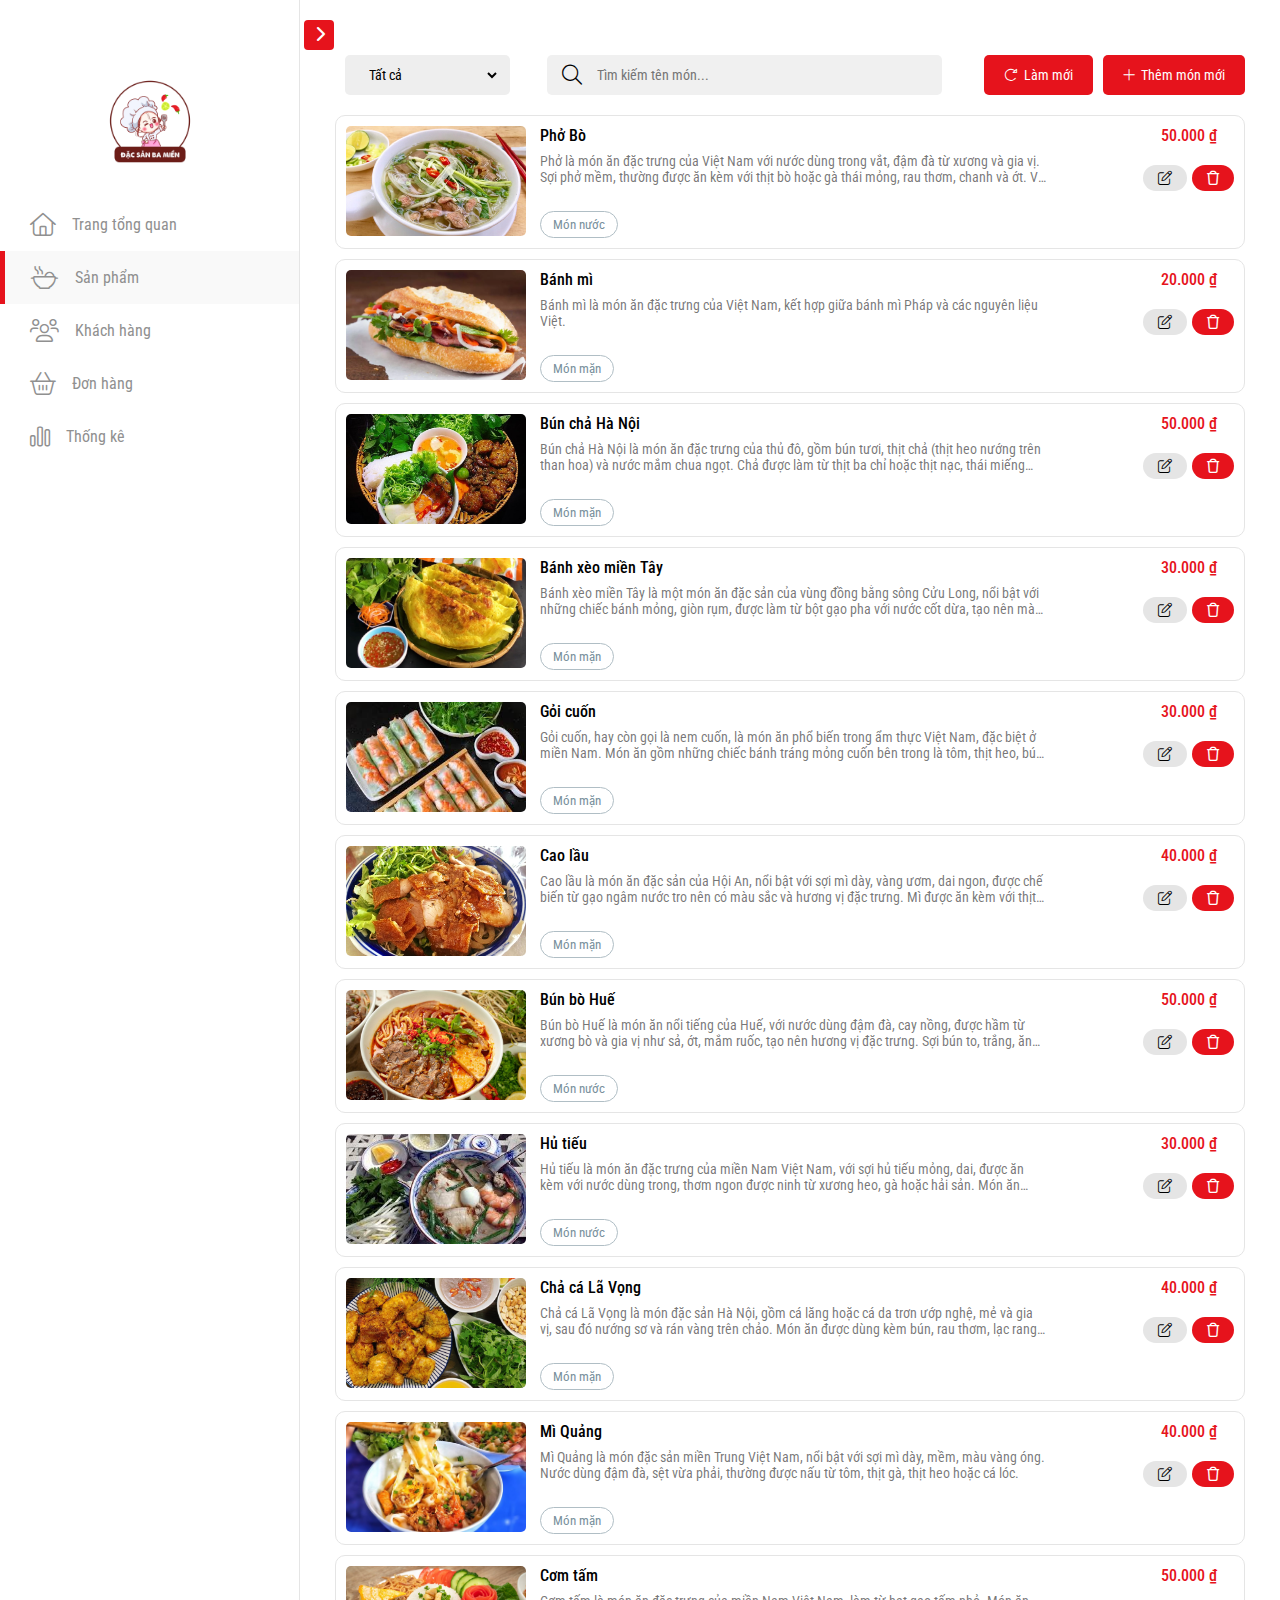
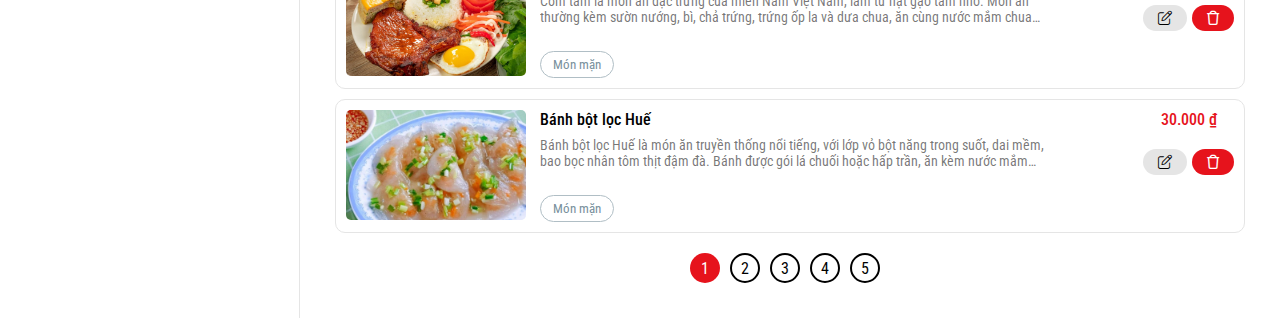
<file: adminproduct.html>
<!DOCTYPE html>
<html lang="en">
  <head>
    <!-- <title>Sidebar 09</title> -->
    <meta charset="utf-8" />
    <meta
      name="viewport"
      content="width=device-width, initial-scale=1, shrink-to-fit=no"
    />

    <link
      rel="stylesheet"
      href="https://cdn.jsdelivr.net/npm/bootstrap@4.6.2/dist/css/bootstrap.min.css"
      integrity="sha384-xOolHFLEh07PJGoPkLv1IbcEPTNtaed2xpHsD9ESMhqIYd0nLMwNLD69Npy4HI+N"
      crossorigin="anonymous"
    />

    <link
      rel="stylesheet"
      href="assets/font-awesome-pro-v6-6.2.0/css/all.min.css"
    />

    <link rel="stylesheet" href="admin/css/style.css" />
    <link rel="stylesheet" href="assets/css/base.css" />
    <link rel="stylesheet" href="assets/css/admin.css" />

    <title>Admin</title>
    <link href="./assets/img/logo.png" rel="icon" type="image/x-icon" />
  </head>

  <body>
    <div class="wrapper d-flex align-items-stretch">
      <nav id="sidebar">
        <div class="custom-menu">
          <button
            type="button"
            id="sidebarCollapse"
            class="btn btn-primary"
          ></button>
        </div>
        <div class="img bg-wrap text-center py-4">
          <div class="user-logo">
            <div class="inner-logo">
              <img src="assets/img/logo.png" alt="logo" />
            </div>
          </div>
        </div>
        <ul class="list-unstyled components mb-5">
          <li>
            <a href="admin.html"
              ><i class="fa-light fa-house"></i> Trang tổng quan</a
            >
          </li>
          <li class="active">
            <a href="adminproduct.html"
              ><i class="fa-light fa-pot-food"></i> Sản phẩm</a
            >
          </li>
          <li>
            <a href="admincustomer.html"
              ><i class="fa-light fa-users"></i> Khách hàng</a
            >
          </li>
          <li>
            <a href="adminorder.html"
              ><i class="fa-light fa-basket-shopping"></i> Đơn hàng</a
            >
          </li>
          <li>
            <a href="adminstatistical.html"
              ><i class="fa-light fa-chart-simple"></i> Thống kê</a
            >
          </li>
        </ul>
      </nav>

      <!-- adminproduct  -->

      <div class="admin-product">
        <div class="admin-control">
          <div class="admin-control-left">
            <select name="the-loai" id="the-loai">
              <option>Tất cả</option>
              <option>Món chay</option>
              <option>Món mặn</option>
              <option>Món lẩu</option>
              <option>Món ăn vặt</option>
              <option>Món tráng miệng</option>
              <option>Nước uống</option>
              <option>Đã xóa</option>
            </select>
          </div>
          <div class="admin-control-center">
            <form action="">
              <span class="search-btn"
                ><i class="fa-light fa-magnifying-glass"></i
              ></span>
              <input
                id="form-search-product"
                type="text"
                class="form-search-input"
                placeholder="Tìm kiếm tên món..."
              />
            </form>
          </div>
          <div class="admin-control-right">
            <a href="adminproduct.html" class="inner-nut"
              ><i class="fa-light fa-rotate-right"></i> Làm mới</a
            >
            <a href="adminaddproduct.html" class="inner-nut">
              <i class="fa-light fa-plus"></i> Thêm món mới
            </a>
          </div>
        </div>

        <div class="show-product">
          <div class="row">
            <div class="col-12">
              <div class="list">
                <div class="list-left">
                  <img src="./assets/img/products/phobo.jpg" />
                  <div class="list-info">
                    <h4>Phở Bò</h4>
                    <p>
                      Phở là món ăn đặc trưng của Việt Nam với nước dùng trong
                      vắt, đậm đà từ xương và gia vị. Sợi phở mềm, thường được
                      ăn kèm với thịt bò hoặc gà thái mỏng, rau thơm, chanh và
                      ớt. Vị thanh mát, thơm ngon của phở khiến người ăn dễ dàng
                      mê mẩn ngay từ lần thử đầu tiên. Phở không chỉ ngon mà còn
                      mang đậm hương vị truyền thống của ẩm thực Việt.
                    </p>
                    <div class="list-category">Món nước</div>
                  </div>
                </div>
                <div class="list-right">
                  <div class="list-price">50.000 ₫</div>
                  <div class="list-control">
                    <div class="list-tool">
                      <a href="adminchangeproduct.html" class="btn-edit">
                        <i class="fa-light fa-pen-to-square"></i>
                      </a>
                      <button class="btn-delete" onclick="deletingMonAn()">
                        <i class="fa-regular fa-trash"></i>
                      </button>
                    </div>
                  </div>
                </div>
              </div>
            </div>
            <div class="col-12">
              <div class="list">
                <div class="list-left">
                  <img src="./assets/img/products/banhmi.webp" />
                  <div class="list-info">
                    <h4>Bánh mì</h4>
                    <p>
                      Bánh mì là món ăn đặc trưng của Việt Nam, kết hợp giữa
                      bánh mì Pháp và các nguyên liệu Việt.
                    </p>
                    <div class="list-category">Món mặn</div>
                  </div>
                </div>
                <div class="list-right">
                  <div class="list-price">20.000 ₫</div>
                  <div class="list-control">
                    <div class="list-tool">
                      <a href="adminchangeproduct.html" class="btn-edit">
                        <i class="fa-light fa-pen-to-square"></i>
                      </a>
                      <button class="btn-delete" onclick="deletingMonAn()">
                        <i class="fa-regular fa-trash"></i>
                      </button>
                    </div>
                  </div>
                </div>
              </div>
            </div>
            <div class="col-12">
              <div class="list">
                <div class="list-left">
                  <img src="./assets/img/products/buncha.jpg" />
                  <div class="list-info">
                    <h4>Bún chả Hà Nội</h4>
                    <p>
                      Bún chả Hà Nội là món ăn đặc trưng của thủ đô, gồm bún
                      tươi, thịt chả (thịt heo nướng trên than hoa) và nước mắm
                      chua ngọt. Chả được làm từ thịt ba chỉ hoặc thịt nạc, thái
                      miếng nhỏ, ướp gia vị đậm đà rồi nướng vàng, thơm.
                    </p>
                    <div class="list-category">Món mặn</div>
                  </div>
                </div>
                <div class="list-right">
                  <div class="list-price">50.000 ₫</div>
                  <div class="list-control">
                    <div class="list-tool">
                      <a href="adminchangeproduct.html" class="btn-edit">
                        <i class="fa-light fa-pen-to-square"></i>
                      </a>
                      <button class="btn-delete" onclick="deletingMonAn()">
                        <i class="fa-regular fa-trash"></i>
                      </button>
                    </div>
                  </div>
                </div>
              </div>
            </div>
            <div class="col-12">
              <div class="list">
                <div class="list-left">
                  <img src="./assets/img/products/banhxeo.jpg" />
                  <div class="list-info">
                    <h4>Bánh xèo miền Tây</h4>
                    <p>
                      Bánh xèo miền Tây là một món ăn đặc sản của vùng đồng bằng
                      sông Cửu Long, nổi bật với những chiếc bánh mỏng, giòn
                      rụm, được làm từ bột gạo pha với nước cốt dừa, tạo nên màu
                      vàng ươm hấp dẫn. Bánh xèo thường được nhân với tôm, thịt
                      ba chỉ, giá đỗ, hành lá, rồi chiên chín giòn.
                    </p>
                    <div class="list-category">Món mặn</div>
                  </div>
                </div>
                <div class="list-right">
                  <div class="list-price">30.000 ₫</div>
                  <div class="list-control">
                    <div class="list-tool">
                      <a href="adminchangeproduct.html" class="btn-edit">
                        <i class="fa-light fa-pen-to-square"></i>
                      </a>
                      <button class="btn-delete" onclick="deletingMonAn()">
                        <i class="fa-regular fa-trash"></i>
                      </button>
                    </div>
                  </div>
                </div>
              </div>
            </div>
            <div class="col-12">
              <div class="list">
                <div class="list-left">
                  <img src="./assets/img/products/goicuon.jpg" />
                  <div class="list-info">
                    <h4>Gỏi cuốn</h4>
                    <p>
                      Gỏi cuốn, hay còn gọi là nem cuốn, là món ăn phổ biến
                      trong ẩm thực Việt Nam, đặc biệt ở miền Nam. Món ăn gồm
                      những chiếc bánh tráng mỏng cuốn bên trong là tôm, thịt
                      heo, bún tươi, rau sống như xà lách, húng quế, và các gia
                      vị đặc trưng.
                    </p>
                    <div class="list-category">Món mặn</div>
                  </div>
                </div>
                <div class="list-right">
                  <div class="list-price">30.000 ₫</div>
                  <div class="list-control">
                    <div class="list-tool">
                      <a href="adminchangeproduct.html" class="btn-edit">
                        <i class="fa-light fa-pen-to-square"></i>
                      </a>
                      <button class="btn-delete" onclick="deletingMonAn()">
                        <i class="fa-regular fa-trash"></i>
                      </button>
                    </div>
                  </div>
                </div>
              </div>
            </div>
            <div class="col-12">
              <div class="list">
                <div class="list-left">
                  <img src="./assets/img/products/caolau.jpg" />
                  <div class="list-info">
                    <h4>Cao lầu</h4>
                    <p>
                      Cao lầu là món ăn đặc sản của Hội An, nổi bật với sợi mì
                      dày, vàng ươm, dai ngon, được chế biến từ gạo ngâm nước
                      tro nên có màu sắc và hương vị đặc trưng. Mì được ăn kèm
                      với thịt heo quay thái mỏng, rau sống tươi ngon và một ít
                      giá đỗ.
                    </p>
                    <div class="list-category">Món mặn</div>
                  </div>
                </div>
                <div class="list-right">
                  <div class="list-price">40.000 ₫</div>
                  <div class="list-control">
                    <div class="list-tool">
                      <a href="adminchangeproduct.html" class="btn-edit">
                        <i class="fa-light fa-pen-to-square"></i>
                      </a>
                      <button class="btn-delete" onclick="deletingMonAn()">
                        <i class="fa-regular fa-trash"></i>
                      </button>
                    </div>
                  </div>
                </div>
              </div>
            </div>
            <div class="col-12">
              <div class="list">
                <div class="list-left">
                  <img src="./assets/img/products/bunbohue.jpg" />
                  <div class="list-info">
                    <h4>Bún bò Huế</h4>
                    <p>
                      Bún bò Huế là món ăn nổi tiếng của Huế, với nước dùng đậm
                      đà, cay nồng, được hầm từ xương bò và gia vị như sả, ớt,
                      mắm ruốc, tạo nên hương vị đặc trưng. Sợi bún to, trắng,
                      ăn kèm với thịt bò thái lát mỏng, giò heo, và rau sống.
                    </p>
                    <div class="list-category">Món nước</div>
                  </div>
                </div>
                <div class="list-right">
                  <div class="list-price">50.000 ₫</div>
                  <div class="list-control">
                    <div class="list-tool">
                      <a href="adminchangeproduct.html" class="btn-edit">
                        <i class="fa-light fa-pen-to-square"></i>
                      </a>
                      <button class="btn-delete" onclick="deletingMonAn()">
                        <i class="fa-regular fa-trash"></i>
                      </button>
                    </div>
                  </div>
                </div>
              </div>
            </div>
            <div class="col-12">
              <div class="list">
                <div class="list-left">
                  <img src="./assets/img/products/hutieu.jpg" />
                  <div class="list-info">
                    <h4>Hủ tiếu</h4>
                    <p>
                      Hủ tiếu là món ăn đặc trưng của miền Nam Việt Nam, với sợi
                      hủ tiếu mỏng, dai, được ăn kèm với nước dùng trong, thơm
                      ngon được ninh từ xương heo, gà hoặc hải sản. Món ăn
                      thường có các loại thịt như tôm, thịt heo, bò hoặc giò
                      heo, tùy theo sở thích.
                    </p>
                    <div class="list-category">Món nước</div>
                  </div>
                </div>
                <div class="list-right">
                  <div class="list-price">30.000 ₫</div>
                  <div class="list-control">
                    <div class="list-tool">
                      <a href="adminchangeproduct.html" class="btn-edit">
                        <i class="fa-light fa-pen-to-square"></i>
                      </a>
                      <button class="btn-delete" onclick="deletingMonAn()">
                        <i class="fa-regular fa-trash"></i>
                      </button>
                    </div>
                  </div>
                </div>
              </div>
            </div>
            <div class="col-12">
              <div class="list">
                <div class="list-left">
                  <img src="./assets/img/products/chaca.jpg" />
                  <div class="list-info">
                    <h4>Chả cá Lã Vọng</h4>
                    <p>
                      Chả cá Lã Vọng là món đặc sản Hà Nội, gồm cá lăng hoặc cá
                      da trơn ướp nghệ, mẻ và gia vị, sau đó nướng sơ và rán
                      vàng trên chảo. Món ăn được dùng kèm bún, rau thơm, lạc
                      rang, hành lá, thì là và mắm tôm pha chanh, ớt, đường.
                    </p>
                    <div class="list-category">Món mặn</div>
                  </div>
                </div>
                <div class="list-right">
                  <div class="list-price">40.000 ₫</div>
                  <div class="list-control">
                    <div class="list-tool">
                      <a href="adminchangeproduct.html" class="btn-edit">
                        <i class="fa-light fa-pen-to-square"></i>
                      </a>
                      <button class="btn-delete" onclick="deletingMonAn()">
                        <i class="fa-regular fa-trash"></i>
                      </button>
                    </div>
                  </div>
                </div>
              </div>
            </div>
            <div class="col-12">
              <div class="list">
                <div class="list-left">
                  <img src="./assets/img/products/miquang.jpg" />
                  <div class="list-info">
                    <h4>Mì Quảng</h4>
                    <p>
                      Mì Quảng là món đặc sản miền Trung Việt Nam, nổi bật với
                      sợi mì dày, mềm, màu vàng óng. Nước dùng đậm đà, sệt vừa
                      phải, thường được nấu từ tôm, thịt gà, thịt heo hoặc cá
                      lóc.
                    </p>
                    <div class="list-category">Món mặn</div>
                  </div>
                </div>
                <div class="list-right">
                  <div class="list-price">40.000 ₫</div>
                  <div class="list-control">
                    <div class="list-tool">
                      <a href="adminchangeproduct.html" class="btn-edit">
                        <i class="fa-light fa-pen-to-square"></i>
                      </a>
                      <button class="btn-delete" onclick="deletingMonAn()">
                        <i class="fa-regular fa-trash"></i>
                      </button>
                    </div>
                  </div>
                </div>
              </div>
            </div>
            <div class="col-12">
              <div class="list">
                <div class="list-left">
                  <img src="./assets/img/products/comtam.jpeg" />
                  <div class="list-info">
                    <h4>Cơm tấm</h4>
                    <p>
                      Cơm tấm là món ăn đặc trưng của miền Nam Việt Nam, làm từ
                      hạt gạo tấm nhỏ. Món ăn thường kèm sườn nướng, bì, chả
                      trứng, trứng ốp la và dưa chua, ăn cùng nước mắm chua
                      ngọt.
                    </p>
                    <div class="list-category">Món mặn</div>
                  </div>
                </div>
                <div class="list-right">
                  <div class="list-price">50.000 ₫</div>
                  <div class="list-control">
                    <div class="list-tool">
                      <a href="adminchangeproduct.html" class="btn-edit">
                        <i class="fa-light fa-pen-to-square"></i>
                      </a>
                      <button class="btn-delete" onclick="deletingMonAn()">
                        <i class="fa-regular fa-trash"></i>
                      </button>
                    </div>
                  </div>
                </div>
              </div>
            </div>
            <div class="col-12">
              <div class="list">
                <div class="list-left">
                  <img src="./assets/img/products/banhbotloc.webp" />
                  <div class="list-info">
                    <h4>Bánh bột lọc Huế</h4>
                    <p>
                      Bánh bột lọc Huế là món ăn truyền thống nổi tiếng, với lớp
                      vỏ bột năng trong suốt, dai mềm, bao bọc nhân tôm thịt đậm
                      đà. Bánh được gói lá chuối hoặc hấp trần, ăn kèm nước mắm
                      chua ngọt.
                    </p>
                    <div class="list-category">Món mặn</div>
                  </div>
                </div>
                <div class="list-right">
                  <div class="list-price">30.000 ₫</div>
                  <div class="list-control">
                    <div class="list-tool">
                      <a href="adminchangeproduct.html" class="btn-edit">
                        <i class="fa-light fa-pen-to-square"></i>
                      </a>
                      <button class="btn-delete" onclick="deletingMonAn()">
                        <i class="fa-regular fa-trash"></i>
                      </button>
                    </div>
                  </div>
                </div>
              </div>
            </div>
          </div>

          <!-- Modal Add Product  -->

          <div
            class="modal fade"
            id="exampleModalCenter"
            tabindex="-1"
            role="dialog"
            aria-labelledby="exampleModalCenterTitle"
            aria-hidden="true"
          >
            <div class="modal-dialog modal-dialog-centered" role="document">
              <div class="modal-content">
                <div class="modal-header">
                  <div class="inner-title">THÊM MỚI SẢN PHẨM</div>
                  <button
                    type="button"
                    class="close"
                    data-dismiss="modal"
                    aria-label="Close"
                  >
                    <span aria-hidden="true">&times;</span>
                  </button>
                </div>
                <div class="modal-body">
                  <div class="row">
                    <div class="col-xl-6 col-lg-6 col-md-6 col-sm-6 col-12">
                      <div class="inner-item">
                        <div class="inner-img">
                          <img src="assets/img/admin/blank-image.png" />
                        </div>
                        <div class="inner-choose">
                          <label for="choose"
                            ><i class="fa-light fa-cloud-arrow-up"></i> Chọn
                            hình ảnh</label
                          >
                          <input
                            id="choose"
                            type="file"
                            accept="image/png, image/jpg, image/jpeg, image/gif"
                          />
                        </div>
                      </div>
                    </div>
                    <div class="col-xl-6 col-lg-6 col-md-6 col-sm-6 col-12">
                      <div class="inner-item">
                        <form action="">
                          <div class="form-group">
                            <label for="name">Tên món</label>
                            <input
                              placeholder="Nhập tên món"
                              type="text"
                              id="name"
                              class="form-control"
                            />
                          </div>
                          <div class="inner-select">
                            <label for="select">Chọn món</label>
                            <select name="Món mặn" id="select">
                              <option>Món chay</option>
                              <option>Món mặn</option>
                              <option>Món lẩu</option>
                              <option>Món ăn vặt</option>
                              <option>Món tráng miệng</option>
                              <option>Nước uống</option>
                            </select>
                          </div>
                          <div class="form-group">
                            <label for="sell">Giá bán</label>
                            <input
                              type="text"
                              id="sell"
                              class="form-control"
                              placeholder="Nhập giá bán"
                            />
                          </div>
                          <div class="form-group">
                            <label for="desc">Mô tả</label>
                            <textarea
                              name="desc"
                              id="desc"
                              class="form-control"
                              placeholder="Nhập mô tả món ăn..."
                            ></textarea>
                          </div>
                          <div class="inner-add">
                            <button class="inner-nut" onclick="addMonAn()">
                              <i class="fa-solid fa-plus"></i>Thêm món
                            </button>
                          </div>
                        </form>
                      </div>
                    </div>
                  </div>
                </div>
              </div>
            </div>
          </div>

          <!-- End Modal Add Product -->

          <!-- Modal Change Product -->

          <div
            class="modal fade"
            id="exampleModalCenter2"
            tabindex="-1"
            role="dialog"
            aria-labelledby="exampleModalCenterTitle"
            aria-hidden="true"
          >
            <div class="modal-dialog modal-dialog-centered" role="document">
              <div class="modal-content">
                <div class="modal-header">
                  <div class="inner-title">CHỈNH SỬA SẢN PHẨM</div>
                  <button
                    type="button"
                    class="close"
                    data-dismiss="modal"
                    aria-label="Close"
                  >
                    <span aria-hidden="true">&times;</span>
                  </button>
                </div>
                <div class="modal-body">
                  <div class="row">
                    <div class="col-xl-6 col-lg-6 col-md-6 col-sm-6 col-12">
                      <div class="inner-item">
                        <div class="inner-img">
                          <img src="assets/img/products/phobo.jpg" />
                        </div>
                        <div class="inner-choose">
                          <label for="choose"
                            ><i class="fa-light fa-cloud-arrow-up"></i> Chọn
                            hình ảnh</label
                          >
                          <input
                            id="choose"
                            type="file"
                            accept="image/png, image/jpg, image/jpeg, image/gif"
                          />
                        </div>
                      </div>
                    </div>
                    <div class="col-xl-6 col-lg-6 col-md-6 col-sm-6 col-12">
                      <div class="inner-item">
                        <form action="">
                          <div class="form-group">
                            <label for="name">Tên món</label>
                            <input
                              value="Phở bò"
                              type="text"
                              id="name"
                              class="form-control"
                            />
                          </div>
                          <div class="inner-select">
                            <label for="select">Chọn món</label>
                            <select name="Món mặn" id="select">
                              <option>Món chay</option>
                              <option selected>Món mặn</option>
                              <option>Món lẩu</option>
                              <option>Món ăn vặt</option>
                              <option>Món tráng miệng</option>
                              <option>Nước uống</option>
                            </select>
                          </div>
                          <div class="form-group">
                            <label for="sell">Giá bán</label>
                            <input
                              type="text"
                              id="sell"
                              class="form-control"
                              value="50.000 ₫"
                            />
                          </div>
                          <div class="form-group">
                            <label for="desc">Mô tả</label>
                            <textarea
                              name="desc"
                              id="desc"
                              class="form-control"
                            >
Phở là món ăn đặc trưng của Việt Nam với nước dùng trong vắt, đậm đà từ xương và gia vị. Sợi phở mềm, thường được ăn kèm với thịt bò hoặc gà thái mỏng, rau thơm, chanh và ớt. Vị thanh mát, thơm ngon của phở khiến người ăn dễ dàng mê mẩn ngay từ lần thử đầu tiên. Phở không chỉ ngon mà còn mang đậm hương vị truyền thống của ẩm thực Việt.</textarea
                            >
                          </div>
                          <div class="inner-add">
                            <button class="inner-nut" onclick="changeMonAn()">
                              <i class="fa-light fa-pencil"></i>Lưu thay đổi
                            </button>
                          </div>
                        </form>
                      </div>
                    </div>
                  </div>
                </div>
              </div>
            </div>
          </div>

          <!-- End Modal Change Product -->
        </div>

        <!-- Pagination -->

        <div class="Pagination">
          <div class="container">
            <ul>
              <li>
                <a href="adminproduct.html" class="inner-trang trang-chinh">
                  1
                </a>
              </li>
              <li>
                <a href="adminproduct.html" class="inner-trang"> 2 </a>
              </li>
              <li>
                <a href="adminproduct.html" class="inner-trang"> 3 </a>
              </li>
              <li>
                <a href="adminproduct.html" class="inner-trang"> 4 </a>
              </li>
              <li>
                <a href="adminproduct.html" class="inner-trang"> 5 </a>
              </li>
            </ul>
          </div>
        </div>

        <!-- End Pagination -->
      </div>
    </div>

    <!-- End adminproduct  -->

    <script src="admin/js/jquery.min.js"></script>
    <script src="admin/js/bootstrap.min.js"></script>
    <script src="admin/js/main.js"></script>
    <script src="admin/js/popper.js"></script>
    <script src="assets/js/admin.js"></script>
  </body>
</html>
</file>
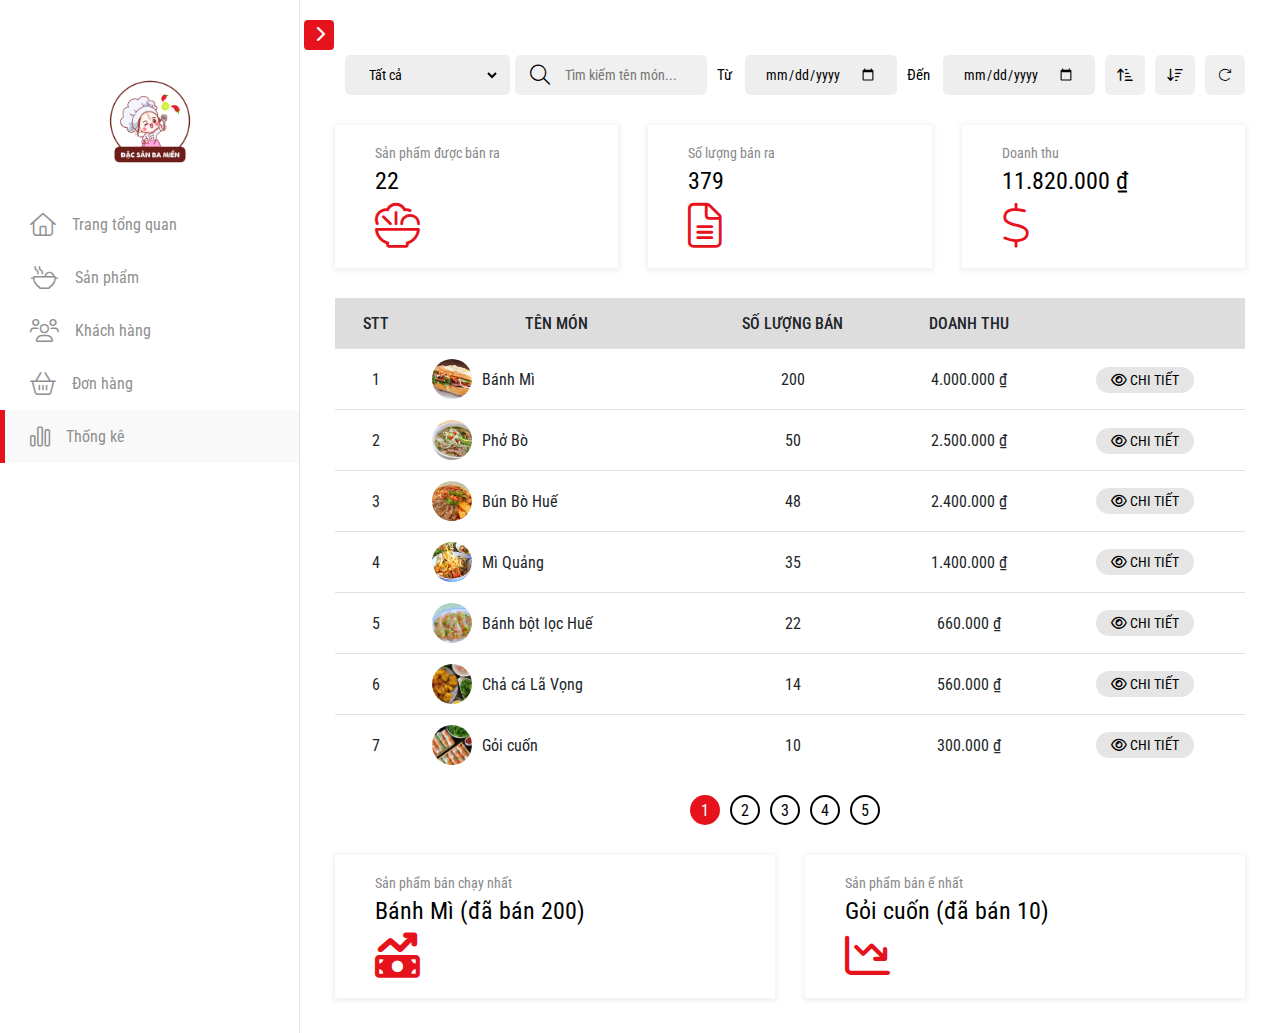
<file: adminstatistical.html>
<!DOCTYPE html>
<html lang="en">
  <head>
    <!-- <title>Sidebar 09</title> -->
    <meta charset="utf-8" />
    <meta
      name="viewport"
      content="width=device-width, initial-scale=1, shrink-to-fit=no"
    />

    <link
      rel="stylesheet"
      href="https://cdn.jsdelivr.net/npm/bootstrap@4.6.2/dist/css/bootstrap.min.css"
      integrity="sha384-xOolHFLEh07PJGoPkLv1IbcEPTNtaed2xpHsD9ESMhqIYd0nLMwNLD69Npy4HI+N"
      crossorigin="anonymous"
    />

    <link
      rel="stylesheet"
      href="assets/font-awesome-pro-v6-6.2.0/css/all.min.css"
    />

    <link rel="stylesheet" href="admin/css/style.css" />
    <link rel="stylesheet" href="assets/css/base.css" />
    <link rel="stylesheet" href="assets/css/admin.css" />

    <title>Admin</title>
    <link href="./assets/img/logo.png" rel="icon" type="image/x-icon" />
  </head>

  <body>
    <div class="wrapper d-flex align-items-stretch">
      <nav id="sidebar">
        <div class="custom-menu">
          <button
            type="button"
            id="sidebarCollapse"
            class="btn btn-primary"
          ></button>
        </div>
        <div class="img bg-wrap text-center py-4">
          <div class="user-logo">
            <div class="inner-logo">
              <img src="assets/img/logo.png" alt="logo" />
            </div>
          </div>
        </div>
        <ul class="list-unstyled components mb-5">
          <li>
            <a href="admin.html"
              ><i class="fa-light fa-house"></i> Trang tổng quan</a
            >
          </li>
          <li>
            <a href="adminproduct.html"
              ><i class="fa-light fa-pot-food"></i> Sản phẩm</a
            >
          </li>
          <li>
            <a href="admincustomer.html"
              ><i class="fa-light fa-users"></i> Khách hàng</a
            >
          </li>
          <li>
            <a href="adminorder.html"
              ><i class="fa-light fa-basket-shopping"></i> Đơn hàng</a
            >
          </li>
          <li class="active">
            <a href="adminstatistical.html"
              ><i class="fa-light fa-chart-simple"></i> Thống kê</a
            >
          </li>
        </ul>
      </nav>

      <!-- adminstatistical  -->

      <div class="admin-statistical">
        <div class="admin-control">
          <div class="admin-control-left">
            <select name="the-loai-tk" id="the-loai-tk" onchange="thongKe()">
              <option>Tất cả</option>
              <option>Món chay</option>
              <option>Món mặn</option>
              <option>Món lẩu</option>
              <option>Món ăn vặt</option>
              <option>Món tráng miệng</option>
              <option>Nước uống</option>
              <option>Món khác</option>
            </select>
          </div>
          <div class="admin-control-center">
            <form action="" class="form-search">
              <span class="search-btn"
                ><i class="fa-light fa-magnifying-glass"></i
              ></span>
              <input
                id="form-search-tk"
                type="text"
                class="form-search-input"
                placeholder="Tìm kiếm tên món..."
                oninput="thongKe()"
              />
            </form>
          </div>
          <div class="admin-control-right">
            <form action="" class="fillter-date">
              <div>
                <label for="time-start">Từ</label>
                <input
                  type="date"
                  class="form-control-date"
                  id="time-start-tk"
                  onchange="thongKe()"
                />
              </div>
              <div>
                <label for="time-end">Đến</label>
                <input
                  type="date"
                  class="form-control-date"
                  id="time-end-tk"
                  onchange="thongKe()"
                />
              </div>
            </form>
            <button class="reset-order" onclick="thongKe(1)">
              <i class="fa-regular fa-arrow-up-short-wide"></i>
            </button>
            <button class="reset-order" onclick="thongKe(2)">
              <i class="fa-regular fa-arrow-down-wide-short"></i>
            </button>
            <a href="adminstatistical.html" class="reset-order"
              ><i class="fa-light fa-arrow-rotate-right"></i
            ></a>
          </div>
        </div>

        <div class="order-statistical">
          <div class="row">
            <div class="col-xl-4 col-lg-4 col-md-4 col-sm-12 col-12">
              <div class="order-statistical-item">
                <div class="order-statistical-item-content">
                  <p class="order-statistical-item-content-desc">
                    Sản phẩm được bán ra
                  </p>
                  <h4
                    class="order-statistical-item-content-h"
                    id="quantity-product"
                  >
                    22
                  </h4>
                </div>
                <div class="order-statistical-item-icon">
                  <i class="fa-light fa-salad"></i>
                </div>
              </div>
            </div>
            <div class="col-xl-4 col-lg-4 col-md-4 col-sm-12 col-12">
              <div class="order-statistical-item">
                <div class="order-statistical-item-content">
                  <p class="order-statistical-item-content-desc">
                    Số lượng bán ra
                  </p>
                  <h4
                    class="order-statistical-item-content-h"
                    id="quantity-order"
                  >
                    379
                  </h4>
                </div>
                <div class="order-statistical-item-icon">
                  <i class="fa-light fa-file-lines"></i>
                </div>
              </div>
            </div>
            <div class="col-xl-4 col-lg-4 col-md-4 col-sm-12 col-12">
              <div class="order-statistical-item">
                <div class="order-statistical-item-content">
                  <p class="order-statistical-item-content-desc">Doanh thu</p>
                  <h4
                    class="order-statistical-item-content-h"
                    id="quantity-sale"
                  >
                    11.820.000 ₫
                  </h4>
                </div>
                <div class="order-statistical-item-icon">
                  <i class="fa-light fa-dollar-sign"></i>
                </div>
              </div>
            </div>
          </div>
        </div>
        <div class="table">
          <table width="100%">
            <thead>
              <tr>
                <td>STT</td>
                <td>Tên món</td>
                <td>Số lượng bán</td>
                <td>Doanh thu</td>
                <td></td>
              </tr>
            </thead>
            <tbody id="showTk">
              <tr>
                <td>1</td>
                <td>
                  <div class="prod-img-title">
                    <img
                      class="prd-img-tbl"
                      src="./assets/img/products/banhmi.webp"
                      alt=""
                    />
                    <p>Bánh Mì</p>
                  </div>
                </td>
                <td>200</td>
                <td>4.000.000 ₫</td>
                <td>
                  <a
                    href="adminthongkechitiet.html"
                    class="btn-detail product-order-detail"
                  >
                    <i class="fa-regular fa-eye"></i> Chi tiết
                  </a>
                </td>
              </tr>
              <tr>
                <td>2</td>
                <td>
                  <div class="prod-img-title">
                    <img
                      class="prd-img-tbl"
                      src="./assets/img/products/phobo.jpg"
                      alt=""
                    />
                    <p>Phở Bò</p>
                  </div>
                </td>
                <td>50</td>
                <td>2.500.000 ₫</td>
                <td>
                  <a
                    href="adminthongkechitiet.html"
                    class="btn-detail product-order-detail"
                  >
                    <i class="fa-regular fa-eye"></i> Chi tiết
                  </a>
                </td>
              </tr>
              <tr>
                <td>3</td>
                <td>
                  <div class="prod-img-title">
                    <img
                      class="prd-img-tbl"
                      src="./assets/img/products/bunbohue.jpg"
                      alt=""
                    />
                    <p>Bún Bò Huế</p>
                  </div>
                </td>
                <td>48</td>
                <td>2.400.000 ₫</td>
                <td>
                  <button
                    class="btn-detail product-order-detail"
                    data-toggle="modal"
                    data-target="#exampleModal"
                    data-id="46"
                  >
                    <i class="fa-regular fa-eye"></i> Chi tiết
                  </button>
                </td>
              </tr>
              <tr>
                <td>4</td>
                <td>
                  <div class="prod-img-title">
                    <img
                      class="prd-img-tbl"
                      src="./assets/img/products/miquang.jpg"
                      alt=""
                    />
                    <p>Mì Quảng</p>
                  </div>
                </td>
                <td>35</td>
                <td>1.400.000 ₫</td>
                <td>
                  <button
                    class="btn-detail product-order-detail"
                    data-toggle="modal"
                    data-target="#exampleModal"
                    data-id="6"
                  >
                    <i class="fa-regular fa-eye"></i> Chi tiết
                  </button>
                </td>
              </tr>
              <tr>
                <td>5</td>
                <td>
                  <div class="prod-img-title">
                    <img
                      class="prd-img-tbl"
                      src="./assets/img/products/banhbotloc.webp"
                      alt=""
                    />
                    <p>Bánh bột lọc Huế</p>
                  </div>
                </td>
                <td>22</td>
                <td>660.000 ₫</td>
                <td>
                  <button
                    class="btn-detail product-order-detail"
                    data-toggle="modal"
                    data-target="#exampleModal"
                    data-id="46"
                  >
                    <i class="fa-regular fa-eye"></i> Chi tiết
                  </button>
                </td>
              </tr>
              <tr>
                <td>6</td>
                <td>
                  <div class="prod-img-title">
                    <img
                      class="prd-img-tbl"
                      src="./assets/img/products/chaca.jpg"
                      alt=""
                    />
                    <p>Chả cá Lã Vọng</p>
                  </div>
                </td>
                <td>14</td>
                <td>560.000 ₫</td>
                <td>
                  <button
                    class="btn-detail product-order-detail"
                    data-toggle="modal"
                    data-target="#exampleModal"
                    data-id="46"
                  >
                    <i class="fa-regular fa-eye"></i> Chi tiết
                  </button>
                </td>
              </tr>
              <tr>
                <td>7</td>
                <td>
                  <div class="prod-img-title">
                    <img
                      class="prd-img-tbl"
                      src="./assets/img/products/goicuon.jpg"
                      alt=""
                    />
                    <p>Gỏi cuốn</p>
                  </div>
                </td>
                <td>10</td>
                <td>300.000 ₫</td>
                <td>
                  <button
                    class="btn-detail product-order-detail"
                    data-toggle="modal"
                    data-target="#exampleModal"
                    data-id="46"
                  >
                    <i class="fa-regular fa-eye"></i> Chi tiết
                  </button>
                </td>
              </tr>
            </tbody>
          </table>
        </div>

        <!-- Modal statistical -->

        <div
          class="modal fade modal-form"
          id="exampleModal"
          tabindex="-1"
          aria-labelledby="exampleModalLabel"
          aria-hidden="true"
        >
          <div class="modal-dialog modal-dialog-centered">
            <div class="modal-content">
              <div class="modal-header">
                <button
                  type="button"
                  class="close"
                  data-dismiss="modal"
                  aria-label="Close"
                >
                  <span aria-hidden="true">&times;</span>
                </button>
              </div>
              <div class="modal-body">
                <table width="100%">
                  <tr>
                    <th>Mã đơn</th>
                    <th>Số lượng</th>
                    <th>Đơn giá</th>
                    <th>Ngày đặt</th>
                  </tr>
                  <tr>
                    <td>DH1</td>
                    <td>1</td>
                    <td>20.000 ₫</td>
                    <td>20/11/2024</td>
                  </tr>
                  <tr>
                    <td>DH3</td>
                    <td>1</td>
                    <td>20.000 ₫</td>
                    <td>21/11/2024</td>
                  </tr>
                </table>
              </div>
            </div>
          </div>
        </div>

        <!-- End Modal statistical -->

        <div class="Pagination">
          <div class="container">
            <ul>
              <li>
                <a href="adminstatistical.html" class="inner-trang trang-chinh">
                  1
                </a>
              </li>
              <li>
                <a href="adminstatistical.html" class="inner-trang"> 2 </a>
              </li>
              <li>
                <a href="adminstatistical.html" class="inner-trang"> 3 </a>
              </li>
              <li>
                <a href="adminstatistical.html" class="inner-trang"> 4 </a>
              </li>
              <li>
                <a href="adminstatistical.html" class="inner-trang"> 5 </a>
              </li>
            </ul>
          </div>
        </div>

        <!-- End Pagination -->

        <div class="inner-thongke">
          <div class="row">
            <div class="col-xl-6 col-lg-6 col-md-6 col-sm-12 col-12">
              <div class="order-statistical-item">
                <div class="order-statistical-item-content">
                  <p class="order-statistical-item-content-desc">
                    Sản phẩm bán chạy nhất
                  </p>
                  <h4
                    class="order-statistical-item-content-h"
                    id="quantity-product"
                  >
                    Bánh Mì (đã bán 200)
                  </h4>
                </div>
                <div class="order-statistical-item-icon">
                  <i class="fa-solid fa-money-bill-trend-up"></i>
                </div>
              </div>
            </div>
            <div class="col-xl-6 col-lg-6 col-md-6 col-sm-12 col-12">
              <div class="order-statistical-item">
                <div class="order-statistical-item-content">
                  <p class="order-statistical-item-content-desc">
                    Sản phẩm bán ế nhất
                  </p>
                  <h4
                    class="order-statistical-item-content-h"
                    id="quantity-order"
                  >
                    Gỏi cuốn (đã bán 10)
                  </h4>
                </div>
                <div class="order-statistical-item-icon">
                  <i class="fa-regular fa-chart-line-down"></i>
                </div>
              </div>
            </div>
          </div>
        </div>
      </div>
    </div>

    <!-- End adminstatistical  -->

    <script src="admin/js/jquery.min.js"></script>
    <script src="admin/js/bootstrap.min.js"></script>
    <script src="admin/js/main.js"></script>
    <script src="admin/js/popper.js"></script>
    <script src="assets/js/admin.js"></script>
  </body>
</html>
</file>
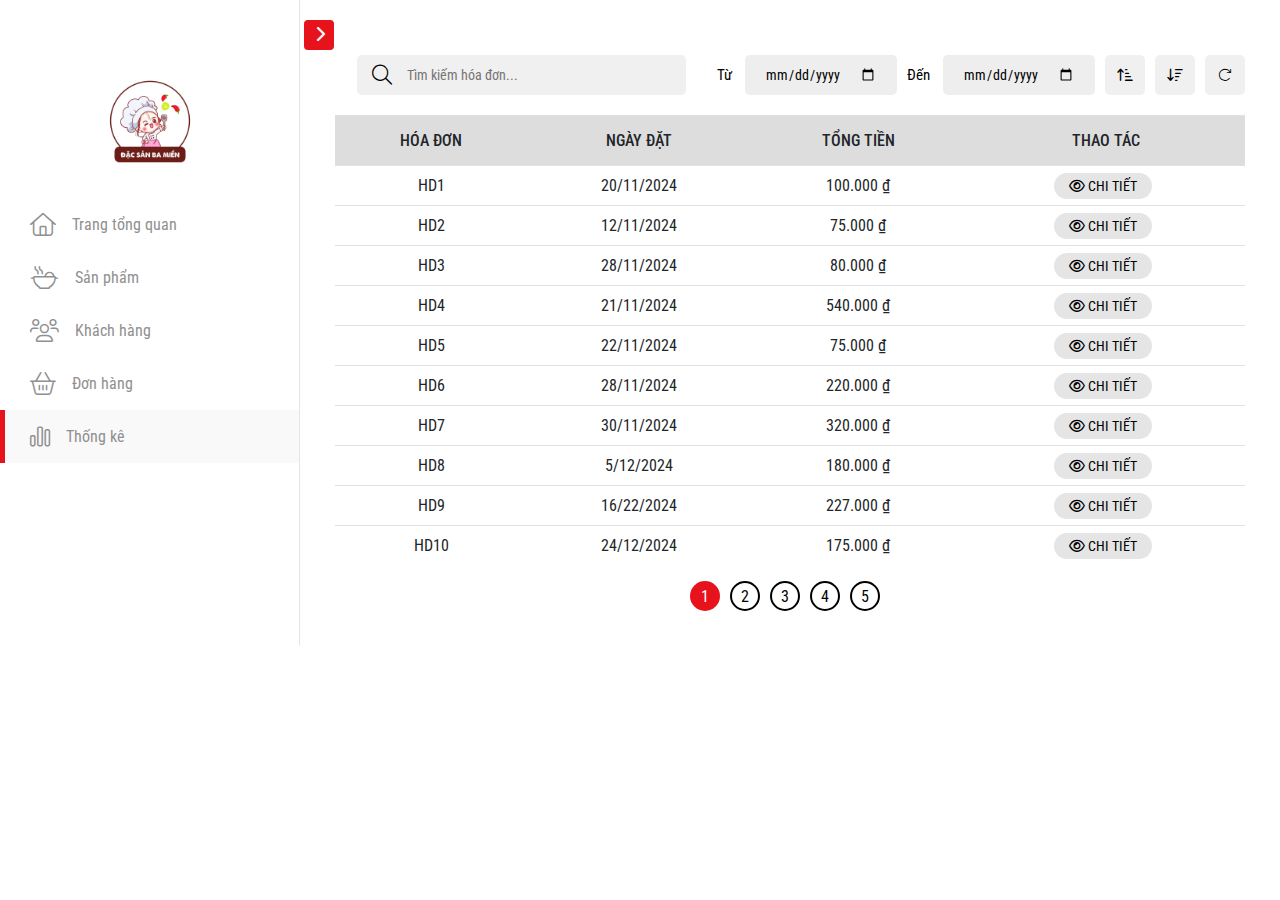
<file: adminthongkechitiet.html>
<!DOCTYPE html>
<html lang="en">
  <head>
    <!-- <title>Sidebar 09</title> -->
    <meta charset="utf-8" />
    <meta
      name="viewport"
      content="width=device-width, initial-scale=1, shrink-to-fit=no"
    />

    <link
      rel="stylesheet"
      href="https://cdn.jsdelivr.net/npm/bootstrap@4.6.2/dist/css/bootstrap.min.css"
      integrity="sha384-xOolHFLEh07PJGoPkLv1IbcEPTNtaed2xpHsD9ESMhqIYd0nLMwNLD69Npy4HI+N"
      crossorigin="anonymous"
    />

    <link
      rel="stylesheet"
      href="assets/font-awesome-pro-v6-6.2.0/css/all.min.css"
    />

    <link rel="stylesheet" href="admin/css/style.css" />
    <link rel="stylesheet" href="assets/css/base.css" />
    <link rel="stylesheet" href="assets/css/admin.css" />

    <title>Admin</title>
    <link href="./assets/img/logo.png" rel="icon" type="image/x-icon" />
  </head>

  <body>
    <div class="wrapper d-flex align-items-stretch">
      <nav id="sidebar">
        <div class="custom-menu">
          <button
            type="button"
            id="sidebarCollapse"
            class="btn btn-primary"
          ></button>
        </div>
        <div class="img bg-wrap text-center py-4">
          <div class="user-logo">
            <div class="inner-logo">
              <img src="assets/img/logo.png" alt="logo" />
            </div>
          </div>
        </div>
        <ul class="list-unstyled components mb-5">
          <li>
            <a href="admin.html"
              ><i class="fa-light fa-house"></i> Trang tổng quan</a
            >
          </li>
          <li>
            <a href="adminproduct.html"
              ><i class="fa-light fa-pot-food"></i> Sản phẩm</a
            >
          </li>
          <li>
            <a href="admincustomer.html"
              ><i class="fa-light fa-users"></i> Khách hàng</a
            >
          </li>
          <li>
            <a href="adminorder.html"
              ><i class="fa-light fa-basket-shopping"></i> Đơn hàng</a
            >
          </li>
          <li class="active">
            <a href="adminstatistical.html"
              ><i class="fa-light fa-chart-simple"></i> Thống kê</a
            >
          </li>
        </ul>
      </nav>

      <!-- adminthongkechitiet  -->

      <div class="adminthongkechitiet">
        <div class="admin-control">
          <div class="admin-control-center">
            <form action="" class="form-search">
              <span class="search-btn"
                ><i class="fa-light fa-magnifying-glass"></i
              ></span>
              <input
                id="form-search-tk"
                type="text"
                class="form-search-input"
                placeholder="Tìm kiếm hóa đơn..."
                oninput="thongKe()"
              />
            </form>
          </div>
          <div class="admin-control-right">
            <form action="" class="fillter-date">
              <div>
                <label for="time-start">Từ</label>
                <input
                  type="date"
                  class="form-control-date"
                  id="time-start-tk"
                  onchange="thongKe()"
                />
              </div>
              <div>
                <label for="time-end">Đến</label>
                <input
                  type="date"
                  class="form-control-date"
                  id="time-end-tk"
                  onchange="thongKe()"
                />
              </div>
            </form>
            <button class="reset-order" onclick="thongKe(1)">
              <i class="fa-regular fa-arrow-up-short-wide"></i>
            </button>
            <button class="reset-order" onclick="thongKe(2)">
              <i class="fa-regular fa-arrow-down-wide-short"></i>
            </button>
            <a href="adminthongkechitiet.html" class="reset-order"
              ><i class="fa-light fa-arrow-rotate-right"></i
            ></a>
          </div>
        </div>

        <div class="table">
          <table width="100%">
            <thead>
              <tr>
                <td>Hóa đơn</td>
                <td>Ngày đặt</td>
                <td>Tổng tiền</td>
                <td>Thao tác</td>
              </tr>
            </thead>
            <tbody id="showOrder">
              <tr>
                <td>HD1</td>
                <td>20/11/2024</td>
                <td>100.000 ₫</td>
                <td class="control">
                  <a href="adminthongkehoadon.html" class="btn-detail">
                    <i class="fa-regular fa-eye"></i> Chi tiết
                  </a>
                </td>
              </tr>
              <tr>
                <td>HD2</td>
                <td>12/11/2024</td>
                <td>75.000 ₫</td>
                <td class="control">
                  <a href="adminthongkehoadon.html" class="btn-detail">
                    <i class="fa-regular fa-eye"></i> Chi tiết
                  </a>
                </td>
              </tr>
              <tr>
                <td>HD3</td>
                <td>28/11/2024</td>
                <td>80.000 ₫</td>
                <td class="control">
                  <a href="adminthongkehoadon.html" class="btn-detail">
                    <i class="fa-regular fa-eye"></i> Chi tiết
                  </a>
                </td>
              </tr>
              <tr>
                <td>HD4</td>
                <td>21/11/2024</td>
                <td>540.000 ₫</td>
                <td class="control">
                  <a href="adminthongkehoadon.html" class="btn-detail">
                    <i class="fa-regular fa-eye"></i> Chi tiết
                  </a>
                </td>
              </tr>
              <tr>
                <td>HD5</td>
                <td>22/11/2024</td>
                <td>75.000 ₫</td>
                <td class="control">
                  <a href="adminthongkehoadon.html" class="btn-detail">
                    <i class="fa-regular fa-eye"></i> Chi tiết
                  </a>
                </td>
              </tr>
              <tr>
                <td>HD6</td>
                <td>28/11/2024</td>
                <td>220.000 ₫</td>
                <td class="control">
                  <a href="adminthongkehoadon.html" class="btn-detail">
                    <i class="fa-regular fa-eye"></i> Chi tiết
                  </a>
                </td>
              </tr>
              <tr>
                <td>HD7</td>
                <td>30/11/2024</td>
                <td>320.000 ₫</td>
                <td class="control">
                  <a href="adminthongkehoadon.html" class="btn-detail">
                    <i class="fa-regular fa-eye"></i> Chi tiết
                  </a>
                </td>
              </tr>
              <tr>
                <td>HD8</td>
                <td>5/12/2024</td>
                <td>180.000 ₫</td>
                <td class="control">
                  <a href="adminthongkehoadon.html" class="btn-detail">
                    <i class="fa-regular fa-eye"></i> Chi tiết
                  </a>
                </td>
              </tr>
              <tr>
                <td>HD9</td>
                <td>16/22/2024</td>
                <td>227.000 ₫</td>
                <td class="control">
                  <a href="adminthongkehoadon.html" class="btn-detail">
                    <i class="fa-regular fa-eye"></i> Chi tiết
                  </a>
                </td>
              </tr>
              <tr>
                <td>HD10</td>
                <td>24/12/2024</td>
                <td>175.000 ₫</td>
                <td class="control">
                  <a href="adminthongkehoadon.html" class="btn-detail">
                    <i class="fa-regular fa-eye"></i> Chi tiết
                  </a>
                </td>
              </tr>
            </tbody>
          </table>
        </div>

        <!-- Modal statistical -->

        <div
          class="modal fade modal-form"
          id="exampleModal"
          tabindex="-1"
          aria-labelledby="exampleModalLabel"
          aria-hidden="true"
        >
          <div class="modal-dialog modal-dialog-centered">
            <div class="modal-content">
              <div class="modal-header">
                <button
                  type="button"
                  class="close"
                  data-dismiss="modal"
                  aria-label="Close"
                >
                  <span aria-hidden="true">&times;</span>
                </button>
              </div>
              <div class="modal-body">
                <table width="100%">
                  <tr>
                    <th>Mã đơn</th>
                    <th>Số lượng</th>
                    <th>Đơn giá</th>
                    <th>Ngày đặt</th>
                  </tr>
                  <tr>
                    <td>HD1</td>
                    <td>1</td>
                    <td>20.000 ₫</td>
                    <td>20/11/2024</td>
                  </tr>
                  <tr>
                    <td>HD3</td>
                    <td>1</td>
                    <td>20.000 ₫</td>
                    <td>21/11/2024</td>
                  </tr>
                </table>
              </div>
            </div>
          </div>
        </div>

        <!-- End Modal statistical -->

        <div class="Pagination">
          <div class="container">
            <ul>
              <li>
                <a
                  href="adminthongkechitiet.html"
                  class="inner-trang trang-chinh"
                >
                  1
                </a>
              </li>
              <li>
                <a href="adminthongkechitiet.html" class="inner-trang"> 2 </a>
              </li>
              <li>
                <a href="adminthongkechitiet.html" class="inner-trang"> 3 </a>
              </li>
              <li>
                <a href="adminthongkechitiet.html" class="inner-trang"> 4 </a>
              </li>
              <li>
                <a href="adminthongkechitiet.html" class="inner-trang"> 5 </a>
              </li>
            </ul>
          </div>
        </div>

        <!-- End Pagination -->
      </div>
    </div>

    <!-- End adminthongkechitiet  -->

    <script src="admin/js/jquery.min.js"></script>
    <script src="admin/js/bootstrap.min.js"></script>
    <script src="admin/js/main.js"></script>
    <script src="admin/js/popper.js"></script>
    <script src="assets/js/admin.js"></script>
  </body>
</html>
</file>
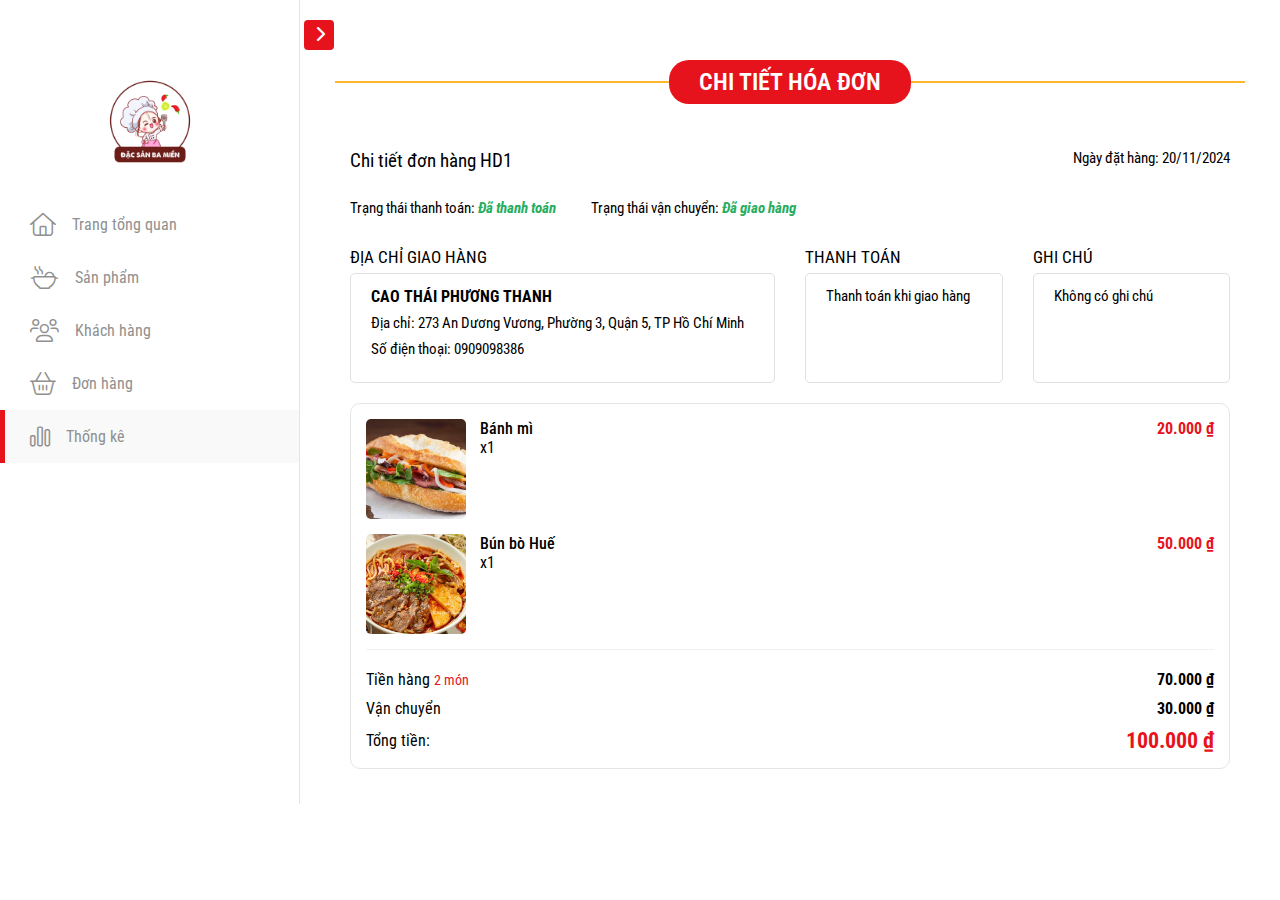
<file: adminthongkehoadon.html>
<!DOCTYPE html>
<html lang="en">
  <head>
    <!-- <title>Sidebar 09</title> -->
    <meta charset="utf-8" />
    <meta
      name="viewport"
      content="width=device-width, initial-scale=1, shrink-to-fit=no"
    />

    <link
      rel="stylesheet"
      href="https://cdn.jsdelivr.net/npm/bootstrap@4.6.2/dist/css/bootstrap.min.css"
      integrity="sha384-xOolHFLEh07PJGoPkLv1IbcEPTNtaed2xpHsD9ESMhqIYd0nLMwNLD69Npy4HI+N"
      crossorigin="anonymous"
    />

    <link
      rel="stylesheet"
      href="assets/font-awesome-pro-v6-6.2.0/css/all.min.css"
    />

    <link rel="stylesheet" href="admin/css/style.css" />
    <link rel="stylesheet" href="assets/css/base.css" />
    <link rel="stylesheet" href="assets/css/admin.css" />

    <title>Admin</title>
    <link href="./assets/img/logo.png" rel="icon" type="image/x-icon" />
  </head>

  <body>
    <div class="wrapper d-flex align-items-stretch">
      <nav id="sidebar">
        <div class="custom-menu">
          <button
            type="button"
            id="sidebarCollapse"
            class="btn btn-primary"
          ></button>
        </div>
        <div class="img bg-wrap text-center py-4">
          <div class="user-logo">
            <div class="inner-logo">
              <img src="assets/img/logo.png" alt="logo" />
            </div>
          </div>
        </div>
        <ul class="list-unstyled components mb-5">
          <li>
            <a href="admin.html"
              ><i class="fa-light fa-house"></i> Trang tổng quan</a
            >
          </li>
          <li>
            <a href="adminproduct.html"
              ><i class="fa-light fa-pot-food"></i> Sản phẩm</a
            >
          </li>
          <li>
            <a href="admincustomer.html"
              ><i class="fa-light fa-users"></i> Khách hàng</a
            >
          </li>
          <li>
            <a href="adminorder.html"
              ><i class="fa-light fa-basket-shopping"></i> Đơn hàng</a
            >
          </li>
          <li class="active">
            <a href="adminstatistical.html"
              ><i class="fa-light fa-chart-simple"></i> Thống kê</a
            >
          </li>
        </ul>
      </nav>

      <!-- admin-hoadon  -->

      <div class="admin-hoadon">
        <div class="hoadon">
          <div class="inner-head">
            <div class="inner-title">Chi tiết hóa đơn</div>
          </div>
          <div class="container">
            <div class="inner-chitiet">
              <div class="inner-tt">Chi tiết đơn hàng HD1</div>
              <div class="inner-vc">Ngày đặt hàng: 20/11/2024</div>
            </div>
            <div class="inner-trangthai">
              <div class="inner-ct">
                Trạng thái thanh toán: <i>Đã thanh toán</i>
              </div>
              <div class="inner-ngay">
                Trạng thái vận chuyển: <i>Đã giao hàng</i>
              </div>
            </div>
            <div class="row">
              <div class="col-xl-6 col-lg-6 col-md-6 col-sm-12 col-12">
                <div class="inner-diachi">
                  <div class="inner-ten">ĐỊA CHỈ GIAO HÀNG</div>
                  <div class="inner-gth">
                    <div class="inner-ten">CAO THÁI PHƯƠNG THANH</div>
                    <div class="inner-dc">
                      Địa chỉ: 273 An Dương Vương, Phường 3, Quận 5, TP Hồ Chí
                      Minh
                    </div>
                    <div class="inner-sdt">Số điện thoại: 0909098386</div>
                  </div>
                </div>
              </div>
              <div class="col-xl-3 col-lg-3 col-md-3 col-sm-12 col-12">
                <div class="inner-diachi">
                  <div class="inner-ten">THANH TOÁN</div>
                  <div class="inner-gth">
                    <div class="inner-tt">Thanh toán khi giao hàng</div>
                  </div>
                </div>
              </div>
              <div class="col-xl-3 col-lg-3 col-md-3 col-sm-12 col-12">
                <div class="inner-diachi">
                  <div class="inner-ten">GHI CHÚ</div>
                  <div class="inner-gth">
                    <div class="inner-ghichu">Không có ghi chú</div>
                  </div>
                </div>
              </div>
            </div>
            <div class="inner-menu">
              <div class="inner-item">
                <div class="inner-info">
                  <div class="inner-img">
                    <img src="assets/img/products/banhmi.webp" />
                  </div>
                  <div class="inner-chu">
                    <div class="inner-ten">Bánh mì</div>
                    <div class="inner-sl">x1</div>
                  </div>
                </div>
                <div class="inner-gia">20.000 ₫</div>
              </div>
              <div class="inner-item">
                <div class="inner-info">
                  <div class="inner-img">
                    <img
                      src="assets/img/products/bunbohue.jpg"
                      width="80px"
                      height="80px"
                    />
                  </div>
                  <div class="inner-chu">
                    <div class="inner-ten">Bún bò Huế</div>
                    <div class="inner-sl">x1</div>
                  </div>
                </div>
                <div class="inner-gia">50.000 ₫</div>
              </div>
              <div class="inner-tonggia">
                <div class="inner-tien">
                  <div class="inner-th">Tiền hàng <span>2 món</span></div>
                  <div class="inner-st">70.000 ₫</div>
                </div>
                <div class="inner-vanchuyen">
                  <span class="inner-vc1">Vận chuyển</span>
                  <span class="inner-vc2">30.000 ₫</span>
                </div>
                <div class="inner-total">
                  <span class="inner-tong1">Tổng tiền:</span>
                  <span class="inner-tong2">100.000 ₫</span>
                </div>
              </div>
            </div>
          </div>
        </div>
      </div>
    </div>

    <!-- End admin-hoadon  -->

    <script src="admin/js/jquery.min.js"></script>
    <script src="admin/js/bootstrap.min.js"></script>
    <script src="admin/js/main.js"></script>
    <script src="admin/js/popper.js"></script>
    <script src="assets/js/admin.js"></script>
  </body>
</html>
</file>
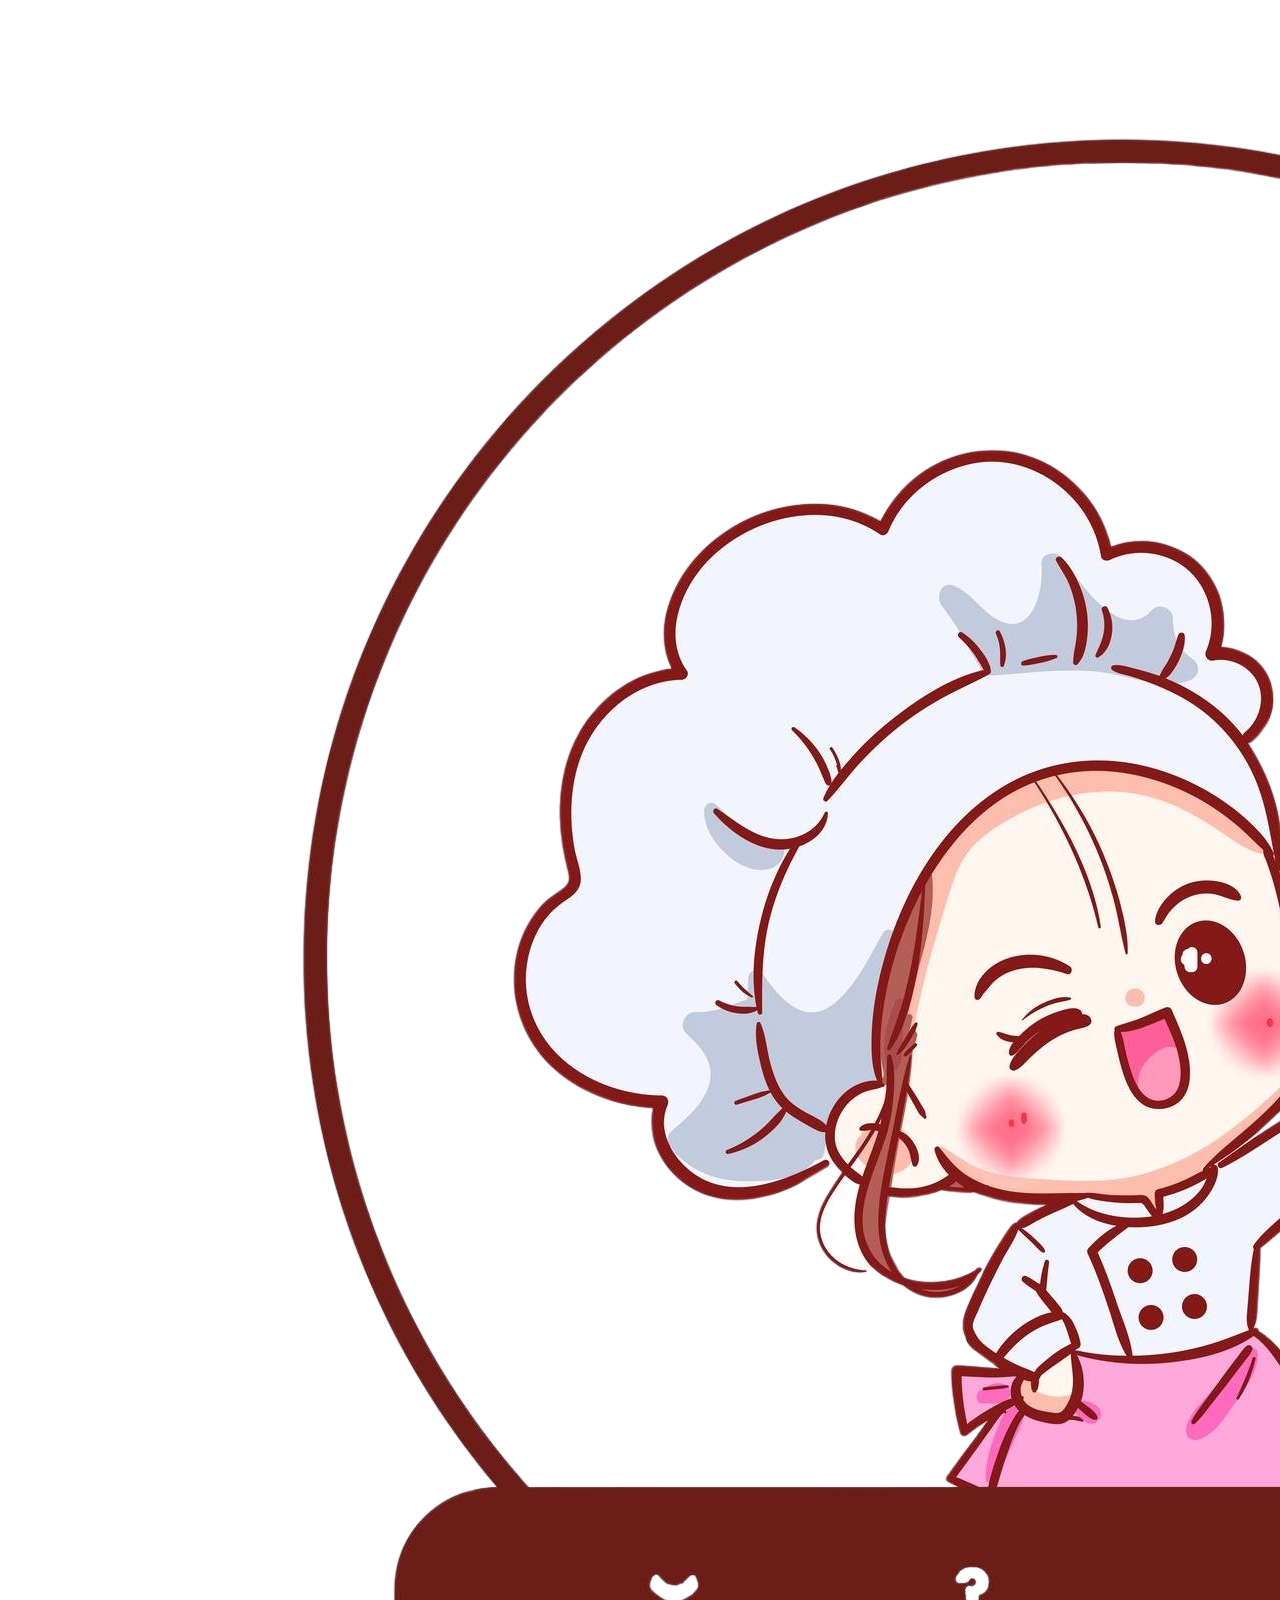
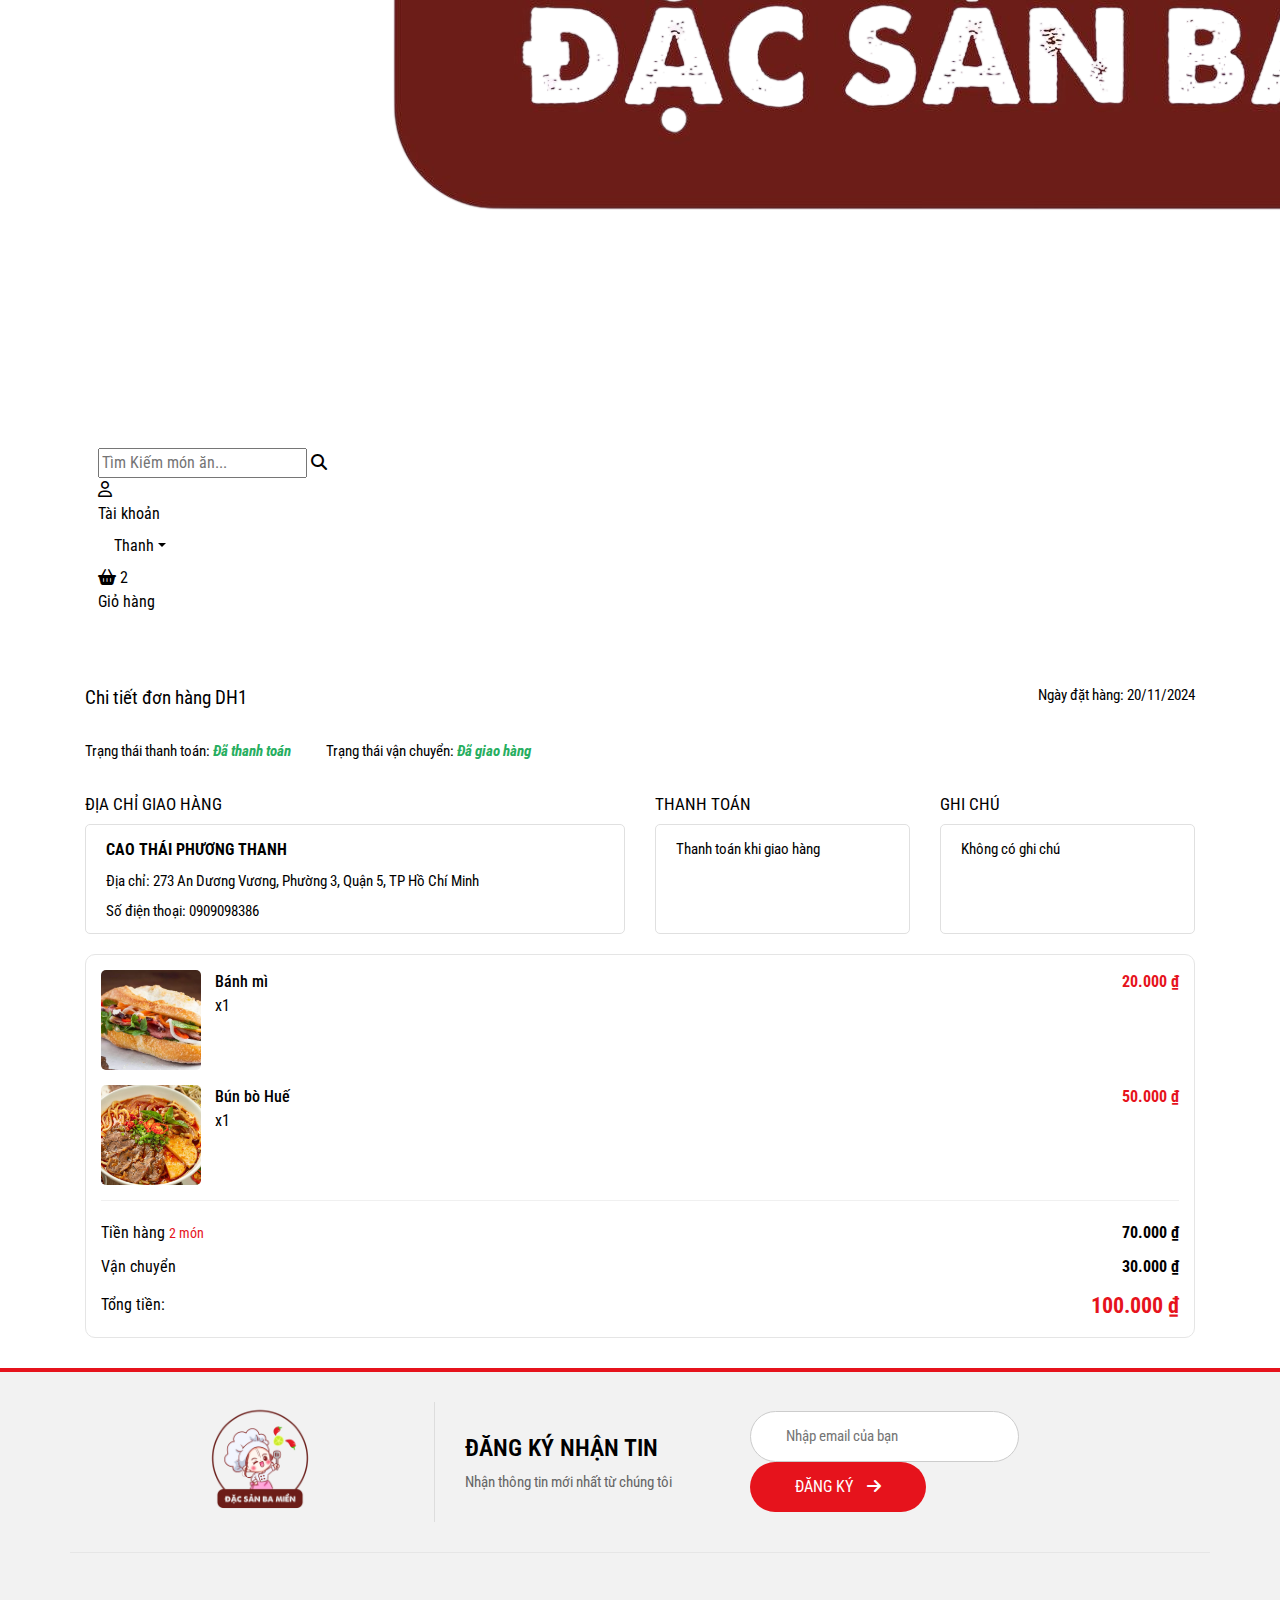
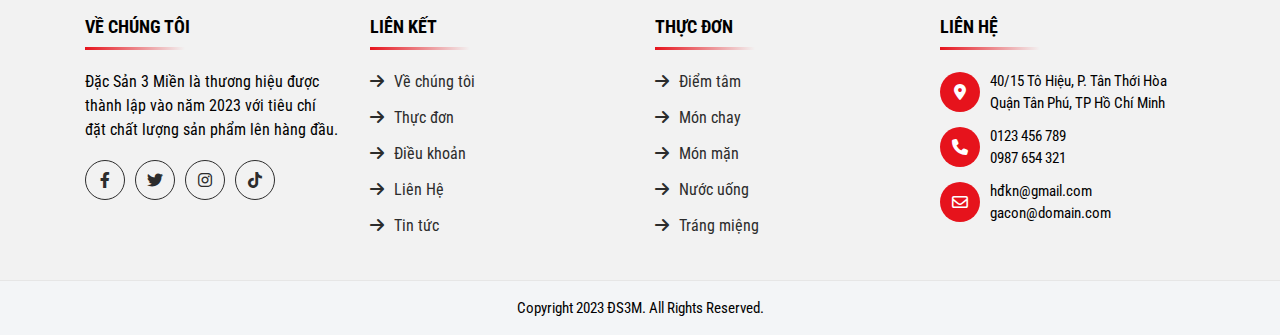
<file: chitiet.html>
<!DOCTYPE html>
<html lang="en">
  <head>
    <!-- Required meta tags -->
    <meta charset="utf-8" />
    <meta
      name="viewport"
      content="width=device-width, initial-scale=1, shrink-to-fit=no"
    />

    <!-- Bootstrap CSS -->
    <link
      rel="stylesheet"
      href="https://cdn.jsdelivr.net/npm/bootstrap@4.0.0/dist/css/bootstrap.min.css"
      integrity="sha384-Gn5384xqQ1aoWXA+058RXPxPg6fy4IWvTNh0E263XmFcJlSAwiGgFAW/dAiS6JXm"
      crossorigin="anonymous"
    />

    <link
      rel="stylesheet"
      href="assets/font-awesome-pro-v6-6.2.0/css/all.min.css"
    />
    <link rel="stylesheet" href="assets/css/base.css" />
    <link rel="stylesheet" href="assets/css/style.css" />

    <title>Đặc sản 3 miền</title>
    <link href="./assets/img/logo.png" rel="icon" type="image/x-icon" />
  </head>

  <body>
    <!-- header top  -->

    <header class="header-top">
      <div class="container">
        <div class="inner-wrap">
          <div class="inner-left">
            <a href="login.html"
              ><img src="assets/img/logo.png" alt="logo"
            /></a>
          </div>

          <div class="inner-middle">
            <form action="" class="inner-find">
              <input type="text" placeholder="Tìm Kiếm món ăn..." />
              <a href="timkiem-login.html" class="inner-button-find">
                <i class="fa-solid fa-magnifying-glass"></i>
              </a>
            </form>
          </div>

          <div class="inner-right">
            <div class="inner-account">
              <a
                class="inner-icon"
                href="#"
                id="navbarDropdown"
                role="button"
                data-toggle="dropdown"
                aria-haspopup="true"
                aria-expanded="false"
              >
                <i class="fa-regular fa-user"></i>
              </a>
              <a
                class="inner-info"
                href="#"
                id="navbarDropdown"
                role="button"
                data-toggle="dropdown"
                aria-haspopup="true"
                aria-expanded="false"
              >
                <div class="inner-register">Tài khoản</div>
                <div class="nav-link dropdown-toggle">Thanh</div>
                <div class="dropdown-menu" aria-labelledby="navbarDropdown">
                  <a class="dropdown-item" href="account.html"
                    ><i class="fa-regular fa-circle-user"></i>Tài khoản của
                    tôi</a
                  >
                  <a class="dropdown-item" href="productss.html"
                    ><i class="fa-solid fa-cart-shopping"></i>Đơn hàng đã mua</a
                  >
                  <a class="dropdown-item" href="index.html"
                    ><i class="fa-solid fa-right-from-bracket"></i>Thoát tài
                    khoản</a
                  >
                </div>
              </a>
            </div>
            <div
              class="inner-shopping"
              data-toggle="modal"
              data-target="#cartModal"
            >
              <div class="inner-icon">
                <i class="fa-solid fa-basket-shopping"></i>
                <span class="inner-so">2</span>
              </div>
              <span class="inner-text-shopping">Giỏ hàng</span>
            </div>
          </div>
        </div>
      </div>

      <!-- Modal login -->

      <div
        class="modal fade modal-form"
        id="exampleModal"
        tabindex="-1"
        aria-labelledby="exampleModalLabel"
        aria-hidden="true"
      >
        <div class="modal-dialog modal-dialog-centered">
          <div class="modal-content">
            <div class="modal-header">
              <h5 class="inner-title">Đăng nhập tài khoản</h5>
              <p class="inner-desc">
                Đăng nhập thành viên để mua hàng và nhận những ưu đãi đặc biệt
                từ chúng tôi
              </p>
              <button
                type="button"
                class="close"
                data-dismiss="modal"
                aria-label="Close"
              >
                <span aria-hidden="true">&times;</span>
              </button>
            </div>
            <div class="modal-body">
              <form action="">
                <div class="row">
                  <div class="col-12">
                    <div class="form-group">
                      <label for="sdt">Số điện thoại</label>
                      <input
                        type="text"
                        id="sdt"
                        class="form-control"
                        placeholder="Nhập số điện thoại"
                      />
                    </div>
                  </div>
                  <div class="col-12">
                    <div class="form-group">
                      <label for="mk">Mật khẩu</label>
                      <input
                        type="password"
                        id="mk"
                        class="form-control"
                        placeholder="Nhập mật khẩu"
                      />
                    </div>
                  </div>
                  <div class="col-12">
                    <a href="login.html" class="button"> Đăng nhập </a>
                  </div>
                </div>
              </form>
            </div>
          </div>
        </div>
      </div>

      <!-- End Modal login -->

      <!-- Modal shopping -->

      <div
        class="modal fade right"
        id="cartModal"
        tabindex="-1"
        role="dialog"
        aria-labelledby="cartModalLabel"
        aria-hidden="true"
      >
        <div class="modal-dialog" role="document">
          <div class="modal-content">
            <div class="modal-header">
              <div class="inner-shopping">
                <div class="inner-icon">
                  <i class="fa-solid fa-basket-shopping"></i>
                </div>
                <span class="inner-text-shopping">Giỏ hàng</span>
              </div>
              <button
                type="button"
                class="close"
                data-dismiss="modal"
                aria-label="Close"
              >
                <span aria-hidden="true">&times;</span>
              </button>
            </div>
            <div class="modal-body">
              <div class="cart-item">
                <div class="inner-product">
                  <img src="assets/img/products/banhmi.webp" alt="Product 1" />
                  <div class="inner-gia">20.000 ₫</div>
                </div>
                <div class="inner-info">
                  <div class="inner-ten">Bánh mì</div>
                  <div class="buttons_added">
                    <input class="minus is-form" type="button" value="-" />
                    <input class="input-qty" type="text" value="1" />
                    <input class="plus is-form" type="button" value="+" />
                  </div>
                </div>
              </div>
              <div class="cart-item">
                <div class="inner-product">
                  <img src="assets/img/products/bunbohue.jpg" alt="Product 2" />
                  <div class="inner-gia">50.000 ₫</div>
                </div>
                <div class="inner-info">
                  <div class="inner-ten">Bún bò Huế</div>
                  <div class="buttons_added">
                    <input class="minus is-form" type="button" value="-" />
                    <input class="input-qty" type="text" value="1" />
                    <input class="plus is-form" type="button" value="+" />
                  </div>
                </div>
              </div>
            </div>
            <div class="modal-footer">
              <div class="inner-tong">
                <div class="inner-text-tong">Tổng tiền:</div>
                <div class="inner-gia-tong">70.000 ₫</div>
              </div>
              <div class="inner-nut">
                <button
                  type="button"
                  class="inner-tm"
                  data-dismiss="modal"
                  aria-label="Close"
                >
                  <i class="fa-solid fa-plus"></i>Thêm món
                </button>
                <a href="thanhtoan.html" class="inner-tt">Thanh toán</a>
              </div>
            </div>
          </div>
        </div>
      </div>

      <!-- End Modal shopping -->
    </header>

    <!-- End header top  -->

    <!-- header bottom  -->

    <header class="header-bottom">
      <div class="container">
        <div class="inner-menu">
          <ul>
            <li>
              <a href="login.html">TRANG CHỦ</a>
            </li>
            <li>
              <a href="timkiemnangcao-login.html">MÓN CHAY</a>
            </li>
            <li>
              <a href="timkiemnangcao-login.html">MÓN MẶN</a>
            </li>
            <li>
              <a href="timkiemnangcao-login.html">MÓN LẨU</a>
            </li>
            <li>
              <a href="timkiemnangcao-login.html">MÓN ĂN VẶT</a>
            </li>
            <li>
              <a href="timkiemnangcao-login.html">MÓN TRÁNG MIỆNG</a>
            </li>
            <li>
              <a href="timkiemnangcao-login.html">NƯỚC UỐNG</a>
            </li>
            <li>
              <a href="timkiemnangcao-login.html">MÓN KHÁC</a>
            </li>
          </ul>
        </div>
      </div>
    </header>

    <!-- End header bottom  -->

    <!-- ChiTiet -->

    <div class="chitiet">
      <div class="container">
        <div class="inner-chitiet">
          <div class="inner-tt">Chi tiết đơn hàng DH1</div>
          <div class="inner-vc">Ngày đặt hàng: 20/11/2024</div>
        </div>
        <div class="inner-trangthai">
          <div class="inner-ct">
            Trạng thái thanh toán: <i>Đã thanh toán</i>
          </div>
          <div class="inner-ngay">
            Trạng thái vận chuyển: <i>Đã giao hàng</i>
          </div>
        </div>
        <div class="row">
          <div class="col-xl-6 col-lg-6 col-md-6 col-sm-12 col-12">
            <div class="inner-diachi">
              <div class="inner-ten">ĐỊA CHỈ GIAO HÀNG</div>
              <div class="inner-gth">
                <div class="inner-ten">CAO THÁI PHƯƠNG THANH</div>
                <div class="inner-dc">
                  Địa chỉ: 273 An Dương Vương, Phường 3, Quận 5, TP Hồ Chí Minh
                </div>
                <div class="inner-sdt">Số điện thoại: 0909098386</div>
              </div>
            </div>
          </div>
          <div class="col-xl-3 col-lg-3 col-md-3 col-sm-12 col-12">
            <div class="inner-diachi">
              <div class="inner-ten">THANH TOÁN</div>
              <div class="inner-gth">
                <div class="inner-tt">Thanh toán khi giao hàng</div>
              </div>
            </div>
          </div>
          <div class="col-xl-3 col-lg-3 col-md-3 col-sm-12 col-12">
            <div class="inner-diachi">
              <div class="inner-ten">GHI CHÚ</div>
              <div class="inner-gth">
                <div class="inner-ghichu">Không có ghi chú</div>
              </div>
            </div>
          </div>
        </div>
        <div class="inner-menu">
          <div class="inner-item">
            <div class="inner-info">
              <div class="inner-img">
                <img src="assets/img/products/banhmi.webp" />
              </div>
              <div class="inner-chu">
                <div class="inner-ten">Bánh mì</div>
                <div class="inner-sl">x1</div>
              </div>
            </div>
            <div class="inner-gia">20.000 ₫</div>
          </div>
          <div class="inner-item">
            <div class="inner-info">
              <div class="inner-img">
                <img
                  src="assets/img/products/bunbohue.jpg"
                  width="80px"
                  height="80px"
                />
              </div>
              <div class="inner-chu">
                <div class="inner-ten">Bún bò Huế</div>
                <div class="inner-sl">x1</div>
              </div>
            </div>
            <div class="inner-gia">50.000 ₫</div>
          </div>
          <div class="inner-tonggia">
            <div class="inner-tien">
              <div class="inner-th">Tiền hàng <span>2 món</span></div>
              <div class="inner-st">70.000 ₫</div>
            </div>
            <div class="inner-vanchuyen">
              <span class="inner-vc1">Vận chuyển</span>
              <span class="inner-vc2">30.000 ₫</span>
            </div>
            <div class="inner-total">
              <span class="inner-tong1">Tổng tiền:</span>
              <span class="inner-tong2">100.000 ₫</span>
            </div>
          </div>
        </div>
      </div>
    </div>

    <!-- End ChiTiet -->

    <!-- Footer-top -->

    <div class="Footer-top">
      <div class="container">
        <div class="row">
          <div class="col-xl-4 col-lg-4 col-md-12">
            <div class="inner-logo">
              <img src="assets/img/logo.png" alt="logo" />
            </div>
          </div>
          <div class="col-xl-3 col-lg-3 col-md-6">
            <div class="inner-text">
              <div class="inner-chu1">Đăng ký nhận tin</div>
              <div class="inner-chu2">Nhận thông tin mới nhất từ chúng tôi</div>
            </div>
          </div>
          <div class="col-xl-5 col-lg-5 col-md-6">
            <form action="" class="inner-form">
              <input type="text" placeholder="Nhập email của bạn" />
              <button class="inner-sub">
                ĐĂNG KÝ <i class="fa-solid fa-arrow-right"></i>
              </button>
            </form>
          </div>
        </div>
      </div>
    </div>

    <!-- End Footer-top -->

    <!-- Footer-middle -->

    <div class="Footer-middle">
      <div class="container">
        <div class="row">
          <div class="col-xl-3 col-lg-3 col-md-12 col-sm-12 col-12">
            <div class="inner-text">Về chúng tôi</div>
            <p class="inner-desc">
              Đặc Sản 3 Miền là thương hiệu được thành lập vào năm 2023 với tiêu
              chí đặt chất lượng sản phẩm lên hàng đầu.
            </p>
            <div class="inner-icon">
              <a href="#"><i class="fa-brands fa-facebook-f"></i></a>
              <a href="#"><i class="fa-brands fa-twitter"></i></a>
              <a href="#"><i class="fa-brands fa-instagram"></i></a>
              <a href="#"><i class="fa-brands fa-tiktok"></i></a>
            </div>
          </div>
          <div class="col-xl-3 col-lg-3 col-md-6 col-sm-6 col-12">
            <div class="inner-text">liên kết</div>
            <ul>
              <li>
                <a href="#"
                  ><i class="fa-solid fa-arrow-right"></i>Về chúng tôi</a
                >
              </li>
              <li>
                <a href="#"><i class="fa-solid fa-arrow-right"></i>Thực đơn</a>
              </li>
              <li>
                <a href="#"
                  ><i class="fa-solid fa-arrow-right"></i>Điều khoản</a
                >
              </li>
              <li>
                <a href="#"><i class="fa-solid fa-arrow-right"></i>Liên Hệ</a>
              </li>
              <li>
                <a href="#"><i class="fa-solid fa-arrow-right"></i>Tin tức</a>
              </li>
            </ul>
          </div>
          <div class="col-xl-3 col-lg-3 col-md-6 col-sm-6 col-12">
            <div class="inner-text">thực đơn</div>
            <ul class="inner-menu">
              <li>
                <a href="#"><i class="fa-solid fa-arrow-right"></i>Điểm tâm</a>
              </li>
              <li>
                <a href="#"><i class="fa-solid fa-arrow-right"></i>Món chay</a>
              </li>
              <li>
                <a href="#"><i class="fa-solid fa-arrow-right"></i>Món mặn</a>
              </li>
              <li>
                <a href="#"><i class="fa-solid fa-arrow-right"></i>Nước uống</a>
              </li>
              <li>
                <a href="#"
                  ><i class="fa-solid fa-arrow-right"></i>Tráng miệng</a
                >
              </li>
            </ul>
          </div>
          <div class="col-xl-3 col-lg-3 col-md-6 col-sm-6 col-12">
            <div class="inner-text">liên hệ</div>
            <div class="inner-contact">
              <div class="inner-icon">
                <i class="fa-solid fa-location-dot"></i>
              </div>
              <div class="inner-diachi">
                <div class="inner-chu1">40/15 Tô Hiệu, P. Tân Thới Hòa</div>
                <div class="inner-chu2">Quận Tân Phú, TP Hồ Chí Minh</div>
              </div>
            </div>
            <div class="inner-contact">
              <div class="inner-icon">
                <i class="fa-solid fa-phone"></i>
              </div>
              <div class="inner-diachi">
                <div class="inner-chu1">0123 456 789</div>
                <div class="inner-chu2">0987 654 321</div>
              </div>
            </div>
            <div class="inner-contact">
              <div class="inner-icon">
                <i class="fa-regular fa-envelope"></i>
              </div>
              <div class="inner-diachi">
                <div class="inner-chu1">hđkn@gmail.com</div>
                <div class="inner-chu2">gacon@domain.com</div>
              </div>
            </div>
          </div>
        </div>
      </div>
    </div>

    <!-- End Footer-middle -->

    <!-- Footer-bottom -->

    <div class="Footer-bottom">
      <div class="container">
        <div class="row">
          <div class="col-xl-12">
            <div class="inner-end">
              Copyright 2023 ĐS3M. All Rights Reserved.
            </div>
          </div>
        </div>
      </div>
    </div>

    <!-- End Footer-bottom -->

    <script
      src="https://code.jquery.com/jquery-3.2.1.slim.min.js"
      integrity="sha384-KJ3o2DKtIkvYIK3UENzmM7KCkRr/rE9/Qpg6aAZGJwFDMVNA/GpGFF93hXpG5KkN"
      crossorigin="anonymous"
    ></script>
    <script
      src="https://cdn.jsdelivr.net/npm/popper.js@1.12.9/dist/umd/popper.min.js"
      integrity="sha384-ApNbgh9B+Y1QKtv3Rn7W3mgPxhU9K/ScQsAP7hUibX39j7fakFPskvXusvfa0b4Q"
      crossorigin="anonymous"
    ></script>
    <script
      src="https://cdn.jsdelivr.net/npm/bootstrap@4.0.0/dist/js/bootstrap.min.js"
      integrity="sha384-JZR6Spejh4U02d8jOt6vLEHfe/JQGiRRSQQxSfFWpi1MquVdAyjUar5+76PVCmYl"
      crossorigin="anonymous"
    ></script>

    <script src="assets/js/main.js"></script>
  </body>
</html>
</file>
<file: assets/css/base.css>
@import url("https://fonts.googleapis.com/css2?family=Open+Sans:ital,wght@0,300..800;1,300..800&family=Roboto+Condensed:ital,wght@0,100..900;1,100..900&display=swap");

:root {
  --color-text: #000000;
  --color-bg1: #0d5432;
  --color-bg2: #e6131c;
  --font: "Roboto Condensed", sans-serif;
}

a {
  text-decoration: none;
}

a:hover {
  text-decoration: none;
}

body {
  color: var(--color-text);
  font-family: var(--font);
  overflow-x: hidden;
}
</file>
<file: assets/css/style.css>
ul,
li {
  list-style: none;
  padding: 0;
  margin: 0;
}

body::-webkit-scrollbar {
  width: 3px;
  /* height:50px; */
}

.home-service::-webkit-scrollbar,
.menu-list::-webkit-scrollbar {
  height: 4px;
  max-width: 10px;
}

.home-service::-webkit-scrollbar-track,
.menu-list::-webkit-scrollbar-track,
body::-webkit-scrollbar-track {
  background-color: #fafafa;
}

.home-service::-webkit-scrollbar-thumb,
.menu-list::-webkit-scrollbar-thumb,
body::-webkit-scrollbar-thumb {
  background: rgba(0, 0, 0, 0.4);
  border-radius: 10px;
  -webkit-box-shadow: rgba(255, 255, 255, 0.3) 0 0 0 1px;
  box-shadow: rgba(255, 255, 255, 0.3) 0 0 0 1px;
}

html {
  scroll-behavior: smooth;
}

body {
  background-color: #fff;
  position: relative;
}

body,
input,
button,
textarea,
pre {
  font-family: Roboto Condensed, sans-serif;
  -webkit-tap-highlight-color: rgba(0, 0, 0, 0);
}

/* Chrome, Safari, Edge, Opera */
input::-webkit-outer-spin-button,
input::-webkit-inner-spin-button {
  -webkit-appearance: none;
  margin: 0;
}

/* Firefox */
input[type="number"] {
  -moz-appearance: textfield;
}

/* Custom radio buttons */
input[type="radio"] + label {
  display: inline-block;
  cursor: pointer;
  position: relative;
  padding-left: 30px;
  margin-right: 15px;
}

input[type="radio"] + label:before {
  content: "";
  display: block;
  width: 22px;
  height: 22px;
  margin-right: 14px;
  position: absolute;
  top: 0px;
  left: 0;
  border: 1px solid #aaa;
  background-color: #fff;
  border-radius: 50%;
}

input[type="radio"] {
  display: none !important;
}

input[type="radio"]:checked + label:after {
  content: "";
  display: block;
  position: absolute;
  top: 5px;
  left: 5.5px;
  width: 12px;
  height: 12px;
  border-radius: 50%;
  background: var(--red);
}

input[type="radio"]:checked + label:before {
  border: 1px solid var(--color-bg2);
}

/* Custom checkbox */
input[type="checkbox"] + label {
  display: inline-block;
  cursor: pointer;
  position: relative;
  padding-left: 30px;
  margin-right: 15px;
  font-size: 13px;
}

input[type="checkbox"] + label:before {
  content: "";
  display: block;
  width: 18px;
  height: 18px;
  margin-right: 14px;
  position: absolute;
  left: 0;
  border: 1px solid #aaa;
  background-color: #fff;
  border-radius: 3px;
}

input[type="checkbox"] {
  display: none !important;
}

input[type="checkbox"]:checked + label:after {
  content: "\f00c";
  font-family: "Font Awesome 6 Pro";
  font-size: 15px;
  line-height: 16px;
  color: var(--white);
  display: block;
  position: absolute;
  top: 5;
  left: 5.5px;
  width: 16px;
  height: 16px;
}

input[type="checkbox"]:checked + label:before {
  border: 1px solid var(--color-bg2);
  background-color: var(--color-bg2);
}

.dnone {
  display: none !important;
}

/* Header Menu */
header {
  background-color: #fff;
  position: sticky;
  top: 0;
  z-index: 15;
  width: 102%;
}

.header-middle {
  box-shadow: inset 0px -0.5px 0px #e6e6e6;
}

.header-middle .container {
  padding: 7px 10px;
  display: flex;
  align-items: center;
  justify-content: space-between;
}

.header-logo-img {
  width: 80px;
}

.header-middle-center {
  padding: 0 30px;
  flex: 1;
}

.form-search {
  display: flex;
  justify-content: center;
  position: relative;
}

.form-search-input {
  height: 40px;
  outline: none;
  border: none;
  background-color: #f0f0f0;
  padding: 10px 20px;
  padding-left: 0;
  border-top-right-radius: 99px;
  border-bottom-right-radius: 99px;
  width: 65%;
}

.filter-btn,
.search-btn {
  border: none;
  outline: none;
  font-size: 20px;
  height: 40px;
  padding: 0 15px;
  color: var(--text-color);
  cursor: pointer;
  display: flex;
  align-items: center;
}

.search-btn {
  background-color: #f0f0f0;
  border-top-left-radius: 99px;
  border-bottom-left-radius: 99px;
}

.filter-btn {
  background-color: var(--color-bg2);
  height: 30px;
  color: #fff;
  width: 75px;
  border-radius: 99px;
  position: relative;
  right: 80px;
  top: 5px;
}

.filter-btn span {
  font-size: 14px;
  margin-left: 5px;
}

.header-middle-right > ul {
  display: flex;
  column-gap: 20px;
}

.header-middle-right-item {
  display: flex;
  align-items: center;
  cursor: pointer;
}

.auth-container {
  display: flex;
  flex-direction: column;
}

.text-dndk {
  font-size: 12px;
}

.text-tk {
  font-size: 15px;
}

.header-middle-right-item {
  position: relative;
}

.header-middle-right-item i {
  font-size: 25px;
  margin-right: 10px;
  color: var(--color-bg2);
}

.text-tk i {
  font-size: 14px !important;
  color: var(--text-color) !important;
}

.dropdown-item:focus,
.dropdown-item:hover {
  color: #16181b;
  text-decoration: none;
  background-color: #eee;
}

.cart-icon-menu {
  position: relative;
}

.cart-icon-menu span {
  color: #fff;
  background: var(--color-bg2);
  height: 20px;
  left: 20px;
  top: -15px;
  border-radius: 40px;
  display: inline-block;
  text-align: center;
  line-height: 20px;
  font-size: 12px;
  font-weight: 500;
  position: absolute;
  padding: 0px 7px;
  z-index: 5;
}

@keyframes slidein {
  from {
    left: -300px;
    top: 800px;
  }

  to {
    left: 20px;
    top: -15px;
  }
}

.header-middle-right-item:hover .header-middle-right-menu {
  visibility: visible;
  /* transform: scale(1); */
  transform: translateY(0);
  opacity: 1;
}

.header-middle-right-menu {
  position: absolute;
  top: calc(100% + 10px);
  border-radius: 5px;
  background-color: #fff;
  border: 1px solid rgb(239, 239, 239);
  box-shadow: rgb(0 0 0 / 18%) 0px 6px 12px 0px;
  min-width: 200px;
  z-index: 2;
  visibility: hidden;
  transform: translateY(20px);
  opacity: 0;
  transition: visibility 0.3s, transform 0.4s, opacity 0.3s;
}

.header-middle-right-menu li a {
  font-size: 14px;
  display: inline-block;
  padding: 8px 20px;
  color: var(--text-color);
  width: 100%;
}

.header-middle-right-menu .bordera {
  border-top: 1px solid #eee;
}

.header-middle-right-menu li i {
  font-size: 14px;
  margin-right: 5px;
}

.header-middle-right-menu li:hover {
  background-color: #eee;
}

.header-bottom {
  transition: transform 0.6s ease;
  position: fixed;
  left: 0;
  right: 0;
  background-color: #fff;
  box-shadow: 0 3px 5px 0 rgb(0 0 0 / 10%);
  z-index: 4;
}

.header-bottom.hide {
  transform: translateY(-50px);
}

.header-middle-right-menu {
  right: 0;
}

.menu-list {
  display: flex;
  white-space: nowrap;
  overflow-x: auto;
  overflow-y: hidden;
}

.menu-link {
  color: #000;
  display: inline-block;
  padding: 15px 25px;
  text-transform: uppercase;
  position: relative;
  font-size: 15px;
}

.menu-link:hover::after {
  visibility: visible;
  transform: scale(1);
  opacity: 1;
}

.menu-link::after {
  content: "";
  position: absolute;
  height: 2px;
  visibility: hidden;
  transform: scale(0);
  opacity: 0;
  transition: visibility 0.3s, transform 0.3s, opacity 0.3s;
  width: 100%;
  left: 0;
  bottom: 0;
  background-color: var(--color-bg2);
  transition: all 0.3s ease;
}

.advanced-search {
  background-color: #fff;
  position: fixed;
  z-index: 11;
  width: 100%;
  transform: translateY(-50px);
  transition: transform 0.6s ease;
}

.advanced-search.open {
  transform: translateY(0);
  box-shadow: 0 3px 5px 0 rgb(0 0 0 / 10%);
}

.advanced-search .container {
  display: flex;
  justify-content: space-around;
  align-items: center;
}

.advanced-search-price {
  display: flex;
  height: 49px;
  align-items: center;
}

#advanced-search-category-select {
  height: 35px;
  outline: none;
  border: none;
  border-radius: 5px;
  padding: 0 10px;
  background-color: #f0f0f0;
  border-right: 10px solid #f0f0f0;
  cursor: pointer;
}

.advanced-search-price input {
  border: none;
  outline: none;
  height: 35px;
  width: 140px;
  padding: 0 10px;
  background-color: #f0f0f0;
  border-radius: 5px;
}

.advanced-search span {
  margin: 0 10px;
  font-size: 15px;
  color: var(--text-color);
}

#advanced-search-price-btn,
.advanced-search-control button {
  height: 35px;
  width: 35px;
  border: none;
  outline: none;
  border-radius: 5px;
  cursor: pointer;
}

#advanced-search-price-btn {
  margin-left: 10px;
  background-color: var(--color-bg2);
  color: #fff;
  font-size: 20px;
}

.advanced-search-control button:hover {
  background-color: var(--color-bg2);
  color: #fff;
}

/* End Header Menu */

/* Banner */

.Banner {
  padding-top: 60px;
  padding-bottom: 10px;
}

.Banner img {
  width: 100%;
  height: auto;
  object-fit: cover;
  border-radius: 5px;
  box-shadow: rgba(100, 100, 111, 0.2) 0px 7px 29px 0px;
}

@media (max-width: 767.98px) {
  .Banner {
    padding-top: 80px;
    padding-bottom: 10px;
  }
}

@media (max-width: 500px) {
  .Banner {
    padding-top: 100px;
    padding-bottom: 10px;
  }
}

/* End Banner */

/* Service */

.home-service {
  padding: 10px 0px;
}

.home-service .inner-item {
  display: flex;
  align-items: center;
  box-shadow: 0px 1px 9px 2px #f1f1f1;
  padding: 20px;
  border-radius: 5px;
}

.home-service .inner-icon {
  color: var(--color-bg2);
  font-size: 38px;
  margin-right: 20px;
}

.home-service .inner-chu1 {
  font-size: 15px;
  font-weight: 600;
  margin-bottom: 4px;
}

.home-service .inner-chu2 {
  font-size: 14px;
  color: #666666;
}

@media (max-width: 991.98px) {
  .home-service .inner-item {
    margin-bottom: 10px;
  }
}

/* End Service */

/* Products */

.Products {
  padding-top: 30px;
  padding-bottom: 0;
}

.Products .inner-title {
  font-size: 24px;
  font-weight: 600;
  text-align: center;
  text-transform: uppercase;
  margin-bottom: 30px;
  position: relative;
}

.Products .inner-title::after {
  content: "";
  position: absolute;
  bottom: -5px;
  left: 37%;
  width: 25%;
  height: 3px;
  background: var(--color-bg2);
}

.Products .inner-item {
  border: 1px solid #e5e5e5;
  border-radius: 5px;
  overflow: hidden;
  padding-bottom: 10px;
  margin-bottom: 20px;
}

.Products .inner-img {
  overflow: hidden;
  display: inline-block;
  width: 100%;
}

.Products .inner-img img {
  width: 100%;
  height: 155px;
  object-fit: cover;
  transition: all 0.4s ease;
}

.Products .inner-img img:hover {
  transform: scale(1.05);
}

.Products .inner-info {
  text-align: center;
}

.Products .inner-ten {
  font-size: 16px;
  font-weight: 600;
  margin-bottom: 10px;
}

.Products .inner-gia {
  color: var(--color-bg2);
  font-size: 15px;
  font-weight: 600;
  margin-bottom: 10px;
}

.Products .inner-muahang {
  color: #fff;
  font-size: 14px;
  width: 85%;
  padding: 5px;
  background: var(--color-bg2);
  border-radius: 45px;
  border: none;
  outline: none;
  cursor: pointer;
  display: inline-block;
}

.Products .inner-muahang i {
  margin-right: 4px;
}

@media (max-width: 575.98px) {
  .Products .inner-item {
    display: flex;
    align-items: center;
    border: none;
    border-bottom: 1px solid #e5e5e5;
  }

  .Products .inner-img {
    margin-bottom: 0;
    width: 155px;
  }

  .Products .inner-img img {
    width: 155px;
    height: 110px;
    border-radius: 5px;
  }

  .Products .inner-info {
    padding: 8px 10px;
  }

  .Products .inner-muahang {
    width: 100px;
  }
}

/* End Products */

/* Pagination */

.Pagination ul {
  list-style-type: none;
  padding: 0;
  margin: 0;
  display: flex;
  justify-content: center;
  align-items: center;
  margin-bottom: 30px;
}

.Pagination .inner-trang {
  background: #fff;
  color: var(--color-text);
  width: 30px;
  height: 30px;
  border-radius: 50%;
  margin-right: 10px;
  border: 2px solid #000;
  display: flex;
  align-items: center;
  justify-content: center;
  cursor: pointer;
}

.Pagination .inner-trang:hover {
  color: #fff;
  background: var(--color-bg2);
  border: none;
}

.Pagination .inner-trang.trang-chinh {
  color: #fff;
  background: var(--color-bg2);
  border: none;
}

/* End Pagination */

/* Footer-top */

.Footer-top {
  padding: 30px 0;
  background: #f2f2f2;
  border-top: 4px solid var(--color-bg2);
}

.Footer-top .row {
  align-items: center;
  padding-bottom: 30px;
  border-bottom: 1px solid #e6e6e6;
}

.Footer-top .inner-logo img {
  width: 120px;
  height: auto;
}

.Footer-top .inner-logo {
  text-align: center;
  border-right: 1px solid #ddd;
}

.Footer-top .inner-text .inner-chu1 {
  font-size: 24px;
  font-weight: 600;
  margin-bottom: 5px;
  text-transform: uppercase;
}

.Footer-top .inner-text .inner-chu2 {
  color: #666666;
  font-size: 15px;
}

.Footer-top .inner-form input {
  padding: 13px 35px;
  border-radius: 45px;
  border: 1px solid #ccc;
  outline: none;
  font-size: 15px;
}

.Footer-top .inner-form button {
  color: #fff;
  background: var(--color-bg2);
  padding: 13px 45px;
  border-radius: 45px;
  border: none;
  outline: none;
  font-size: 16px;
  cursor: pointer;
}

.Footer-top .inner-form button:hover {
  background: #fff;
  color: #010f1c;
}

.Footer-top .inner-form button i {
  margin-left: 10px;
}

@media (max-width: 1199.98px) {
  .Footer-top .inner-form input {
    padding: 13px 25px;
  }

  .Footer-top .inner-form button {
    padding: 13px 38px;
  }
}

@media (max-width: 991.98px) {
  .Footer-top .inner-logo {
    border: none;
    margin-bottom: 20px;
  }

  .Footer-top .inner-text {
    text-align: right;
  }

  .Footer-top .inner-text .inner-chu2 {
    display: none;
  }

  .Footer-top .inner-form input {
    padding: 13px 20px;
  }

  .Footer-top .inner-form button {
    padding: 13px 23px;
  }

  .Footer-top .inner-form button {
    padding: 13px 23px;
  }
}

@media (max-width: 767.98px) {
  .Footer-top .inner-text {
    text-align: center;
    margin-bottom: 15px;
  }

  .Footer-top .inner-form {
    text-align: center;
  }

  .Footer-top .inner-form input {
    padding: 13px 25px;
  }

  .Footer-top .inner-form button {
    padding: 13px 35px;
  }
}

/* End Footer-top */

/* Footer-middle */

.Footer-middle {
  padding: 30px 0;
  background: #f2f2f2;
}

.Footer-middle .inner-text {
  font-size: 18px;
  font-weight: 700;
  text-transform: uppercase;
  margin-bottom: 30px;
  position: relative;
}

.Footer-middle .inner-text::after {
  content: "";
  position: absolute;
  width: 100px;
  height: 3px;
  bottom: -10px;
  left: 0;
  background-image: linear-gradient(to right, var(--color-bg2), transparent);
}

.Footer-middle .inner-desc {
  font-size: 16px;
  margin-bottom: 18px;
}

.Footer-middle .inner-icon {
  display: flex;
}

.Footer-middle .inner-icon i {
  color: #2c2c2c;
  width: 40px;
  height: 40px;
  border: 1px solid #2c2c2c;
  border-radius: 50%;
  display: flex;
  align-items: center;
  justify-content: center;
  margin-right: 10px;
  transition: all 0.3s ease;
}

.Footer-middle .inner-icon i:hover {
  color: #fff;
  background: var(--color-bg2);
  transform: scale(1.1);
  border: none;
}

.Footer-middle ul {
  list-style-type: none;
  padding: 0;
  margin: 0;
}

.Footer-middle ul li {
  margin-bottom: 12px;
}

.Footer-middle ul a {
  color: #2c2c2c;
  font-size: 16px;
}

.Footer-middle ul a i {
  margin-right: 10px;
  transition: all 0.3s ease;
}

.Footer-middle ul a i:hover {
  transform: translateX(4px);
}

.Footer-middle .inner-contact {
  display: flex;
  align-items: center;
  margin-bottom: 10px;
}

.Footer-middle .inner-contact .inner-icon i {
  background: var(--color-bg2);
  border: none;
  color: #fff;
}

.Footer-middle .inner-contact .inner-diachi .inner-chu1 {
  font-size: 15px;
}

.Footer-middle .inner-contact .inner-diachi .inner-chu2 {
  font-size: 15px;
}

@media (max-width: 991.98px) {
  .Footer-middle .inner-icon {
    margin-bottom: 10px;
  }
}

/* End Footer-middle */

/* Footer-bottom */

.Footer-bottom {
  padding: 16px 0;
  background: #f3f5f7;
  border-top: 1px solid #e6e6e6;
}

.Footer-bottom .inner-end {
  text-align: center;
  font-size: 15px;
}

/* End Footer-bottom */

/* Account */

.Account {
  padding-top: 70px;
  padding-bottom: 30px;
}

.Account .inner-title {
  font-size: 18px;
  font-weight: 700;
}

.Account .inner-desc {
  font-size: 16px;
  padding-bottom: 13px;
  border-bottom: 1px solid #dae2e6;
  margin-bottom: 10px;
}

.Account form {
  padding: 20px;
  border: 1px solid #dae2e6;
}

.Account form label {
  font-size: 14px;
  font-weight: 600;
  margin-bottom: 5px;
}

.Account .form-control:focus {
  border-color: var(--color-bg2);
  box-shadow: none;
}

.Account .form-group {
  margin-bottom: 10px;
}

.Account .form-group.cach-duoi {
  margin-bottom: 85px;
}

.Account .button {
  background: var(--color-bg2);
  border: none;
  outline: none;
  color: #fff;
  border-radius: 5px;
  padding: 10px 20px;
  cursor: pointer;
  font-size: 14px;
}

.Account .button i {
  margin-right: 5px;
}

@media (max-width: 767.98px) {
  .Account .button {
    margin-bottom: 10px;
  }

  .Account .form-group.cach-duoi {
    margin-bottom: 10px;
  }
}

/* End Account */

/* ThongTin */

.ThongTin {
  padding-top: 70px;
  padding-bottom: 0;
  background: #f5f5f5;
}

.ThongTin .inner-tt {
  font-size: 20px;
  font-weight: 700;
  margin-bottom: 10px;
}

.ThongTin .inner-item {
  background: #fff;
  padding: 15px;
  border-radius: 5px;
  margin-bottom: 20px;
  box-shadow: 0px 4px 10px rgb(0 0 0 / 3%);
}

.ThongTin .inner-gth {
  display: flex;
}

.ThongTin .inner-img img {
  width: 100px;
  height: 100px;
  object-fit: cover;
  margin-bottom: 20px;
  margin-right: 10px;
  border-radius: 4px;
}

.ThongTin .inner-ten {
  font-size: 15px;
  font-weight: 600;
}

.ThongTin .inner-sl {
  font-size: 15px;
}

.ThongTin .inner-gia {
  font-size: 20px;
  font-weight: 600;
  color: var(--color-bg2);
}

.ThongTin .inner-tien {
  display: flex;
  align-items: center;
  justify-content: space-between;
  margin-bottom: 10px;
}

.ThongTin .inner-tientong {
  display: flex;
  align-items: center;
  justify-content: space-between;
  margin-top: 20px;
  border-top: 1px solid var(--color-bg2);
  padding: 20px 0;
}

.ThongTin .inner-tien .inner-th {
  font-size: 15px;
}

.ThongTin .inner-tien .inner-th span {
  font-size: 13px;
  color: var(--color-bg2);
}

.ThongTin .inner-tien .inner-st {
  font-size: 15px;
  font-weight: 600;
}

.ThongTin .inner-tien .inner-pvc {
  font-size: 15px;
}

.ThongTin .inner-tientong .inner-tong {
  font-size: 16px;
}

.ThongTin .inner-tientong .inner-total {
  font-size: 16px;
  font-weight: 600;
  color: var(--color-bg2);
}

.ThongTin .button {
  background: var(--color-bg2);
  width: 100%;
  text-align: center;
  padding: 10px 0;
  color: #fff;
  border-radius: 5px;
  font-size: 15px;
  font-weight: 600;
  display: inline-block;
  border: 0;
  cursor: pointer;
}

.ThongTin label {
  font-size: 15px;
  font-weight: 600;
}

.ThongTin input {
  font-size: 15px;
}

.ThongTin input:hover {
  border-color: var(--color-bg2);
}

.ThongTin .form-control:focus {
  border-color: var(--color-bg2);
  box-shadow: none;
}

.ThongTin textarea {
  font-size: 15px;
  height: 80px;
}

.ThongTin textarea:hover {
  border-color: var(--color-bg2);
}

.ThongTin textarea.form-control:focus {
  border-color: var(--color-bg2);
  box-shadow: none;
}

/* End ThongTin */

/* PhuongThuc */

.PhuongThuc .inner-main {
  border-radius: 10px;
  overflow: hidden;
}

.PhuongThuc .card {
  border: none;
  margin-bottom: 10px;
  overflow: hidden;
}

.PhuongThuc .card-header {
  background: #fff;
  border: 0;
  padding: 0;
}

.PhuongThuc .btn {
  color: orange;
  border: 1px solid orange;
  text-decoration: none;
  font-size: 15px;
  font-weight: 600;
  display: flex;
  align-items: center;
  filter: inherit;
}

.PhuongThuc .btn.grayscale {
  filter: grayscale(1);
}

.PhuongThuc .inner-icon img {
  height: 21px;
  margin-right: 15px;
}

.PhuongThuc .btn.collapsed {
  margin-bottom: 10px;
  color: #000;
  border: 1px solid rgba(0, 0, 0, 0.125);
}

.PhuongThuc .card-body {
  font-size: 15px;
  padding: 0;
}

.PhuongThuc .inner-tk {
  display: flex;
  align-items: center;
  border-bottom: 1px solid;
}

.PhuongThuc .inner-nhleft {
  padding: 12px;
  font-size: 15px;
}

.PhuongThuc .inner-nhright {
  padding: 12px;
  font-size: 15px;
  font-weight: 700;
}

.PhuongThuc .col-xl-6 {
  border-bottom: 1px solid #dee2e6;
}

/* End PhuongThuc */

/* products */

.products {
  padding-top: 70px;
  padding-bottom: 30px;
}

.products .inner-title {
  font-size: 18px;
  font-weight: 700;
}

.products .inner-desc {
  font-size: 16px;
  padding-bottom: 13px;
  border-bottom: 1px solid #dae2e6;
}

.products form {
  padding: 20px;
  border: 1px solid #dae2e6;
}

.products .inner-menu {
  margin-top: 20px;
}

table {
  width: 100%;
}

.products table,
th,
td {
  border: 1px solid #ddd;
  padding: 8px 8px;
}

.products th {
  font-weight: 700;
  font-size: 15px;
  padding: 10px 5px;
  border-bottom: 1px solid #000;
}

.products td {
  font-size: 15px;
}

.products td .active {
  color: var(--color-bg2);
}

/* End products */

/* ChiTiet */

.chitiet {
  padding-top: 70px;
  padding-bottom: 30px;
}

.chitiet .inner-chitiet {
  display: flex;
  justify-content: space-between;
}

.chitiet .inner-chitiet .inner-tt {
  font-size: 19px;
  margin-bottom: 27px;
}

.chitiet .inner-chitiet .inner-vc {
  font-size: 15px;
}

.chitiet .inner-trangthai {
  display: flex;
  font-size: 15px;
  margin-bottom: 30px;
}

.chitiet .inner-trangthai .inner-ct {
  margin-right: 35px;
}

.chitiet .inner-trangthai .inner-ct i {
  color: #27ae60;
  font-weight: 700;
}

.chitiet .inner-trangthai .inner-ngay i {
  color: #27ae60;
  font-weight: 700;
}

.chitiet .inner-diachi .inner-ten {
  margin-bottom: 6px;
  font-size: 17px;
}

.chitiet .inner-diachi .inner-gth {
  min-height: 110px;
  padding: 13px 25px 10px 20px;
  border: 1px solid #e0e0e0;
  border-radius: 5px;
}

.chitiet .inner-diachi .inner-gth .inner-ten {
  font-size: 16px;
  margin-bottom: 8px;
  font-weight: 700;
}

.chitiet .inner-diachi .inner-gth .inner-dc {
  font-size: 15px;
  margin-bottom: 8px;
}

.chitiet .inner-diachi .inner-gth .inner-sdt {
  font-size: 15px;
}

.chitiet .inner-diachi .inner-gth .inner-tt {
  font-size: 15px;
}

.chitiet .inner-diachi .inner-gth .inner-ghichu {
  font-size: 15px;
}

.chitiet .inner-img img {
  width: 100px;
  height: 100px;
  object-fit: cover;
  border-radius: 5px;
  margin-right: 14px;
}

.chitiet .inner-menu {
  padding: 15px;
  border: 1px solid #e5e5e5;
  border-radius: 10px;
  margin-top: 20px;
}

.chitiet .inner-menu .inner-item {
  display: flex;
  justify-content: space-between;
  margin-bottom: 15px;
}

.chitiet .inner-menu .inner-item .inner-info {
  display: flex;
}

.chitiet .inner-menu .inner-tonggia {
  border-top: 1px solid #f0f0f0;
  padding-top: 20px;
  margin-bottom: 0;
}

.chitiet .inner-menu .inner-item .inner-ten {
  font-size: 16px;
  font-weight: 500;
}

.chitiet .inner-menu .inner-item .inner-gia {
  color: var(--color-bg2);
  font-weight: 700;
}

.chitiet .inner-menu .inner-tonggia .inner-tien {
  display: flex;
  justify-content: space-between;
  align-items: center;
  margin-bottom: 10px;
}

.chitiet .inner-menu .inner-tonggia .inner-tien .inner-th {
  font-size: 16px;
}

.chitiet .inner-menu .inner-tonggia .inner-tien .inner-th span {
  font-size: 14px;
  color: var(--color-bg2);
}

.chitiet .inner-menu .inner-tonggia .inner-tien .inner-st {
  font-size: 16px;
  font-weight: 700;
}

.chitiet .inner-menu .inner-tonggia .inner-vanchuyen {
  display: flex;
  justify-content: space-between;
  align-items: center;
  margin-bottom: 10px;
}

.chitiet .inner-menu .inner-tonggia .inner-vanchuyen .inner-vc1 {
  font-size: 16px;
}

.chitiet .inner-menu .inner-tonggia .inner-vanchuyen .inner-vc2 {
  font-size: 16px;
  font-weight: 700;
}

.chitiet .inner-menu .inner-tonggia .inner-total {
  display: flex;
  justify-content: space-between;
  align-items: center;
}

.chitiet .inner-menu .inner-tonggia .inner-total .inner-tong1 {
  font-size: 16px;
}

.chitiet .inner-menu .inner-tonggia .inner-total .inner-tong2 {
  color: var(--color-bg2);
  font-size: 22px;
  font-weight: 700;
}

@media (max-width: 991.98px) {
  .chitiet .inner-diachi .inner-gth {
    min-height: 132px;
  }
}

@media (max-width: 767.98px) {
  .chitiet .inner-diachi {
    margin-bottom: 25px;
  }

  .chitiet .inner-chitiet .inner-vc {
    margin-bottom: 20px;
  }

  .chitiet .inner-chitiet {
    display: block;
    justify-content: space-between;
  }

  .chitiet .inner-trangthai {
    display: block;
  }

  .chitiet .inner-diachi .inner-gth {
    min-height: 0;
  }

  .chitiet .inner-menu {
    margin-top: 0;
  }
}

@media (max-width: 500px) {
  .chitiet {
    padding-top: 100px;
  }
}

/* End ChiTiet */

/* ChiTietSP */

.chitietSP {
  padding-top: 70px;
  padding-bottom: 30px;
}

.chitietSP .inner-img img {
  width: 100%;
  object-fit: cover;
  border-radius: 5px;
}

.chitietSP .col-xl-9 {
  border-right: 1px solid #ebebeb;
}

.chitietSP .inner-content .inner-ten {
  font-size: 24px;
  font-weight: 600;
  margin-bottom: 10px;
}

.chitietSP .inner-content .inner-tt {
  font-size: 15px;
  margin-bottom: 10px;
}

.chitietSP .inner-content .inner-tt .inner-conhang {
  display: inline-block;
  padding: 0 10px;
  color: #fff;
  background: #35b8a0;
}

.chitietSP .inner-content .inner-tt .inner-conhang i {
  margin-right: 5px;
}

.chitietSP .inner-content .inner-gia {
  font-size: 30px;
  color: var(--color-bg2);
  margin: 10px 0 15px;
  padding-bottom: 15px;
  border-bottom: 1px solid #ebebeb;
}

.chitietSP .inner-content .inner-desc {
  font-size: 14px;
  color: #898989;
  padding-bottom: 20px;
  margin-bottom: 15px;
  border-bottom: 1px solid #ebebeb;
}

.chitietSP .inner-add {
  display: flex;
  align-items: center;
}

.chitietSP .inner-add .inner-sl {
  font-size: 14px;
  font-weight: 600;
  margin-right: 15px;
}

.chitietSP .inner-add .inner-tanggiam {
  position: relative;
  margin-right: 10px;
}

.chitietSP .inner-add .inner-tanggiam .inner-tru {
  width: 40px;
  height: 42px;
  font-size: 25px;
  cursor: pointer;
  color: #898989;
  position: absolute;
  left: 0;
  text-align: center;
}

.chitietSP .inner-add .inner-tanggiam .inner-so {
  width: 110px;
  height: 42px;
  background: #fff;
  border: 1px solid #ddd;
  outline: 0;
  border-radius: 5px;
  text-align: center;
  display: inline-block;
}

.chitietSP .inner-add .inner-tanggiam .inner-cong {
  width: 40px;
  height: 42px;
  font-size: 20px;
  top: 5px;
  cursor: pointer;
  color: #898989;
  position: absolute;
  right: 0;
  text-align: center;
}

.chitietSP .inner-add .inner-nut {
  color: #fff;
  height: 45px;
  width: 185px;
  border-radius: 5px;
  outline: 0;
  border: 0;
  font-size: 16px;
  font-weight: 600;
  background-color: var(--color-bg2);
  cursor: pointer;
}

.chitietSP .inner-danhmuc .inner-danhmuc {
  margin-bottom: 30px;
}

.chitietSP .inner-danhmuc .inner-dm {
  padding: 10px 15px 15px 15px;
  border-bottom: 1px solid #ebebeb;
  text-align: center;
}

.chitietSP .inner-danhmuc .inner-dm:nth-child(4) {
  border: none;
}

.chitietSP .inner-danhmuc .inner-dm .inner-hinh img {
  width: 50px;
  margin-bottom: 5px;
}

.chitietSP .inner-danhmuc .inner-dm .inner-chu {
  font-size: 14px;
}

.chitietSP .inner-noibat {
  border: 1px #ebebeb solid;
  border-radius: 15px;
}

.chitietSP .inner-noibat .inner-sp {
  padding: 0 15px;
}

.chitietSP .inner-noibat .inner-nb {
  border-radius: 15px;
  background: var(--color-bg2);
  padding: 6px 20px;
  font-size: 17px;
  color: #fff;
  font-weight: 600;
}

.chitietSP .inner-noibat .inner-item {
  padding: 15px 0;
  border-bottom: 1px solid #ebebeb;
  display: flex;
}

.chitietSP .inner-noibat .inner-anh img {
  width: 78.4px;
  height: 78.4px;
  object-fit: cover;
  margin-right: 10px;
  border-radius: 5px;
}

.chitietSP .inner-noibat .inner-mota .inner-ten {
  font-size: 15px;
  font-weight: 600;
}

.chitietSP .inner-noibat .inner-mota .inner-gia {
  font-size: 20px;
  font-weight: 600;
  color: var(--color-bg2);
}

.chitietSP .inner-thongtin {
  margin-top: 30px;
}

.chitietSP .inner-thongtin .inner-nut {
  margin-bottom: 10px;
}

.chitietSP .inner-thongtin .inner-nut .inner-mt {
  background: #35b8a0;
  padding: 0 25px;
  color: #fff;
  border: 0;
  outline: 0;
  cursor: pointer;
  border-radius: 5px;
  margin-right: 5px;
  height: 35px;
}

.chitietSP .inner-thongtin .inner-nut .inner-mt.inner-mt-active {
  background: #ffb82e;
}

.chitietSP .inner-thongtin .inner-mota {
  padding: 15px;
  border: 1px solid #ebebeb;
  border-radius: 5px;
}

.chitietSP .inner-thongtin .inner-mota .inner-nd {
  margin-bottom: 30px;
}

.chitietSP .inner-thongtin .inner-mota h2 {
  font-weight: 600;
  font-size: 28px;
  margin-bottom: 10px;
}

.chitietSP .inner-thongtin .inner-mota .inner-desc {
  margin-bottom: 15px;
  color: #898989;
  font-size: 15px;
}

.chitietSP .inner-thongtin .inner-mota ul {
  padding-left: 17px;
}

.chitietSP .inner-thongtin .inner-mota ul li {
  margin-bottom: 6.4px;
  color: #898989;
  font-size: 15px;
}

@media (max-width: 991.98px) {
  .chitietSP .col-xl-9 {
    border-right: none;
  }
}

@media (max-width: 500px) {
  .chitietSP {
    padding-top: 100px;
  }
}

/* End ChiTietSP */

/* SanPham */

.SanPham {
  padding-bottom: 30px;
}

.SanPham .inner-head {
  position: relative;
  margin-bottom: 30px;
  text-align: center;
}

.SanPham .inner-head .inner-title {
  display: inline-block;
  border-radius: 20px;
  background: var(--color-bg2);
  padding: 8px 30px;
  margin: 0;
  font-size: 16px;
  color: #fff;
  font-weight: 600;
  text-transform: uppercase;
  margin-bottom: 15px;
}

.SanPham .inner-head .inner-title::before {
  content: "";
  height: 2px;
  width: 50%;
  background: #ffb82e;
  top: 23%;
  z-index: -1;
  position: absolute;
  left: 0;
}

.SanPham .inner-head .inner-title::after {
  content: "";
  height: 2px;
  width: 50%;
  background: #ffb82e;
  top: 23%;
  z-index: -1;
  position: absolute;
  right: 0;
}

.SanPham .inner-head .inner-desc {
  font-size: 15px;
  color: #333333;
  margin-bottom: 15px;
  font-style: italic;
}

.SanPham .inner-item {
  border: 1px solid #e5e5e5;
  border-radius: 5px;
  overflow: hidden;
  padding-bottom: 10px;
  margin-bottom: 20px;
}

.SanPham .inner-item .inner-img {
  overflow: hidden;
  display: inline-block;
  width: 100%;
}

.SanPham .inner-item .inner-img img {
  width: 100%;
  height: 155px;
  object-fit: cover;
  transition: all 0.4s ease;
}

.SanPham .inner-item .inner-img img:hover {
  transform: scale(1.05);
}

.SanPham .inner-item .inner-info {
  text-align: center;
}

.SanPham .inner-item .inner-ten {
  font-size: 16px;
  font-weight: 600;
  margin-bottom: 10px;
}

.SanPham .inner-item .inner-gia {
  color: var(--color-bg2);
  font-size: 15px;
  font-weight: 600;
  margin-bottom: 10px;
}

.SanPham .inner-item .inner-muahang {
  color: #fff;
  font-size: 14px;
  width: 85%;
  padding: 5px;
  background: var(--color-bg2);
  border-radius: 45px;
  border: none;
  outline: none;
  cursor: pointer;
  display: inline-block;
}

.SanPham .inner-item .inner-muahang i {
  margin-right: 4px;
}

@media (max-width: 575.98px) {
  .SanPham .inner-item {
    display: flex;
    align-items: center;
    border: none;
    border-bottom: 1px solid #e5e5e5;
  }

  .SanPham .inner-item .inner-img {
    margin-bottom: 0;
    width: 155px;
  }

  .SanPham .inner-item .inner-img img {
    width: 155px;
    height: 110px;
    border-radius: 5px;
  }

  .SanPham .inner-item .inner-info {
    padding: 8px 10px;
  }

  .SanPham .inner-item .inner-muahang {
    width: 100px;
  }
}

a {
  color: #000;
}

a:hover {
  color: #000;
}

button:focus {
  outline: none;
}

.modal-backdrop {
  z-index: 12;
}

.Products .home-products {
  display: flex;
  flex-wrap: wrap;
  margin-bottom: 30px;
}

.Products .no-result {
  width: 100%;
  text-align: center;
  margin: 10px 0;
}

.Products .no-result-h {
  font-size: 25px;
  margin: 10px;
}

.Products .no-result-p {
  width: 100%;
  color: #757575;
  text-align: center;
}

.Products .no-result i {
  color: #757575;
  font-size: 80px;
  margin-top: 30px;
}

@media (max-width: 991.98px) {
  .header-middle-center {
    padding: 0;
  }

  .advanced-search-price input {
    width: 70px;
  }
}

@media (max-width: 767.98px) {
  .header-middle-right-item > span,
  .auth-container {
    display: none;
  }

  .advanced-search .container {
    flex-wrap: wrap;
    padding-top: 10px;
  }

  .advanced-search-price input {
    width: 120px;
  }

  .advanced-search-price {
    order: 3;
  }

  .advanced-search {
    transform: translateY(-100%);
  }
}

@media (max-width: 575.98px) {
  .header-middle-center {
    display: none;
  }

  .header-middle-right-item.dnone {
    display: block !important;
  }
}

/* End SanPham */
</file>
<file: template/Webbanhang-main/assets/css/main.css>
@font-face {
  font-family: 'SFProDisplay';
  src: url('../font/SFPRODISPLAY/SFProDisplay-Regular.ttf') format('truetype');
  font-weight: 400;
  font-display: fallback
}

@font-face {
  font-family: 'SFProDisplay';
  src: url('../font/SFPRODISPLAY/SFProDisplay-Light.ttf') format('truetype');
  font-weight: 300;
  font-display: fallback
}

@font-face {
  font-family: 'SFProDisplay';
  src: url('../font/SFPRODISPLAY/SFProDisplay-Medium.ttf') format('truetype');
  font-weight: 500;
  font-display: fallback
}

@font-face {
  font-family: 'SFProDisplay';
  src: url('../font/SFPRODISPLAY/SFProDisplay-Bold.ttf') format('truetype');
  font-weight: bold;
  font-display: fallback
}

@font-face {
  font-family: 'SFProDisplay';
  src: url('../font/SFPRODISPLAY/SFProDisplay-Semibold.ttf') format('truetype');
  font-weight: 600;
  font-display: fallback
}

@font-face {
  font-family: 'SFProDisplay';
  src: url('../font/SFPRODISPLAY/SFProDisplay-Heavy.ttf') format('truetype');
  font-weight: 800;
  font-display: fallback
}

:root {
  --white: #fff;
  --black: #000;
  --text-color: #333;
  --red: #B5292F;
}

ul,
li {
  list-style: none;
  padding: 0;
}

a {
  text-decoration: none;
}

body::-webkit-scrollbar {
  width: 3px;
  /* height:50px; */
}

.home-service::-webkit-scrollbar,
.menu-list::-webkit-scrollbar {
  height: 4px;
  max-width: 10px;
}

.home-service::-webkit-scrollbar-track,
.menu-list::-webkit-scrollbar-track,
body::-webkit-scrollbar-track {
  background-color: #fafafa;
}


.home-service::-webkit-scrollbar-thumb,
.menu-list::-webkit-scrollbar-thumb,
body::-webkit-scrollbar-thumb {
  /* background: rgba(0, 0, 0, 0); */
  background: rgba(0, 0, 0, 0.4);
  border-radius: 10px;
  -webkit-box-shadow: rgba(255, 255, 255, 0.3) 0 0 0 1px;
  box-shadow: rgba(255, 255, 255, 0.3) 0 0 0 1px;
}

/* body:hover::-webkit-scrollbar-thumb{
    background: rgba(0, 0, 0, 0.45);
} */

* {
  padding: 0;
  margin: 0;
  box-sizing: border-box;
}

html {
  scroll-behavior: smooth;
}


body {
  background-color: #fff;
  position: relative;
}

body,
input,
button,
textarea,
pre {
  font-family: SFProDisplay, sans-serif;
  -webkit-tap-highlight-color: rgba(0, 0, 0, 0)
}

/* Chrome, Safari, Edge, Opera */
input::-webkit-outer-spin-button,
input::-webkit-inner-spin-button {
  -webkit-appearance: none;
  margin: 0;
}

/* Firefox */
input[type=number] {
  -moz-appearance: textfield;
}

/* Custom radio buttons */
input[type="radio"]+label {
  display: inline-block;
  cursor: pointer;
  position: relative;
  padding-left: 30px;
  margin-right: 15px;
}

input[type="radio"]+label:before {
  content: "";
  display: block;
  width: 22px;
  height: 22px;
  margin-right: 14px;
  position: absolute;
  top: -3px;
  left: 0;
  border: 1px solid #aaa;
  background-color: #fff;
  border-radius: 50%;
}

input[type="radio"] {
  display: none !important;
}

input[type="radio"]:checked+label:after {
  content: "";
  display: block;
  position: absolute;
  top: 3px;
  left: 6px;
  width: 12px;
  height: 12px;
  border-radius: 50%;
  background: var(--red);
}

input[type="radio"]:checked+label:before {
  border: 1px solid var(--red);
}

/* Custom checkbox */
input[type="checkbox"]+label {
  display: inline-block;
  cursor: pointer;
  position: relative;
  padding-left: 30px;
  margin-right: 15px;
  font-size: 13px;
}


input[type="checkbox"]+label:before {
  content: "";
  display: block;
  width: 18px;
  height: 18px;
  margin-right: 14px;
  position: absolute;
  top: -3px;
  left: 0;
  border: 1px solid #aaa;
  background-color: #fff;
  border-radius: 3px;
}

input[type="checkbox"] {
  display: none !important;
}

input[type="checkbox"]:checked+label:after {
  content: "\f00c";
  font-family: "Font Awesome 6 Pro";
  font-size: 15px;
  line-height: 16px;
  color: var(--white);
  display: block;
  position: absolute;
  top: 0;
  left: 4px;
  width: 16px;
  height: 16px;
}

input[type="checkbox"]:checked+label:before {
  border: 1px solid var(--red);
  background-color: var(--red);
}

.container {
  max-width: 1130px;
  padding: 0 10px;
  margin: 0 auto;
}

.dnone {
  display: none !important;
}


/* Header Menu */
header {
  background-color: var(--white);
  position: sticky;
  top: 0;
  z-index: 15;
}

.header-top {
  background-color: var(--red);
  height: 30px;
  width: 100%;
  display: none;
}

.header-top .container {
  display: flex;
  justify-content: space-between;
  align-items: center;
  height: 100%;
}

.header-top-list {
  display: flex;
  align-items: center;
  column-gap: 20px;
}

.header-top-list a {
  color: var(--white);
  font-size: 14px;
}

.header-top-list a i {
  margin-right: 4px;
}

.header-middle {
  box-shadow: inset 0px -0.5px 0px #e6e6e6;
}

.header-middle .container {
  padding: 7px 10px;
  display: flex;
  align-items: center;
  justify-content: space-between;
}

.header-logo-img {
  width: 150px;
}

.header-middle-center {
  padding: 0 30px;
  flex: 1;
}

.form-search {
  display: flex;
  justify-content: center;
  position: relative;
}

.form-search-input {
  height: 40px;
  outline: none;
  border: none;
  background-color: #f0f0f0;
  padding: 10px 20px;
  padding-left: 0;
  border-top-right-radius: 99px;
  border-bottom-right-radius: 99px;
  width: 65%;
  /* border: 1px solid #e6ecf0;
    background-color: #f5f8fa; */
}

.filter-btn,
.search-btn {
  border: none;
  outline: none;
  font-size: 20px;
  height: 40px;
  padding: 0 15px;
  color: var(--text-color);
  cursor: pointer;
  display: flex;
  align-items: center;
}

.search-btn {
  background-color: #f0f0f0;
  border-top-left-radius: 99px;
  border-bottom-left-radius: 99px;
}

.filter-btn {
  background-color: var(--red);
  height: 30px;
  color: var(--white);
  width: 75px;
  border-radius: 99px;
  position: relative;
  right: 80px;
  top: 5px
}

.filter-btn span {
  font-size: 14px;
  margin-left: 5px;
}

.header-middle-right>ul {
  display: flex;
  column-gap: 20px;
}

.header-middle-right-item {
  display: flex;
  align-items: center;
  cursor: pointer;
}

.auth-container {
  display: flex;
  flex-direction: column;
}

.text-dndk {
  font-size: 12px;
}

.text-tk {
  font-size: 15px;
}

.header-middle-right-item {
  position: relative;
}

.header-middle-right-item i {
  font-size: 25px;
  margin-right: 10px;
  color: var(--red);
}

.text-tk i {
  font-size: 14px !important;
  color: var(--text-color) !important;
}

.cart-icon-menu {
  position: relative;
}

.cart-icon-menu span {
  color: var(--white);
  background: var(--red);
  height: 20px;
  left: 20px;
  top: -15px;
  border-radius: 40px;
  display: inline-block;
  text-align: center;
  line-height: 20px;
  font-size: 12px;
  font-weight: 500;
  position: absolute;
  padding: 0px 7px;
  z-index: 999999;
}

@keyframes slidein {
  from {
    left: -300px;
    top: 800px;
  }

  to {
    left: 20px;
    top: -15px;
  }
}


.header-middle-right-item:hover .header-middle-right-menu {
  visibility: visible;
  /* transform: scale(1); */
  transform: translateY(0);
  opacity: 1;
}

.header-middle-right-menu {
  position: absolute;
  top: calc(100% + 10px);
  border-radius: 5px;
  background-color: var(--white);
  border: 1px solid rgb(239, 239, 239);
  box-shadow: rgb(0 0 0 / 18%) 0px 6px 12px 0px;
  min-width: 200px;
  z-index: 2;
  visibility: hidden;
  /* transform: scale(0); */
  transform: translateY(20px);
  opacity: 0;
  transition: visibility 0.3s, transform 0.4s, opacity 0.3s;
}

/* .header-middle-right-menu::before{
    content: "";
    position: absolute;
    border-width: 20px 20px;
    border-style: solid;
    border-color: transparent transparent var(--white) transparent;
    top: -30px;
    left: 50%;
    transform: translateX(-50%);
    z-index: -1;
} */

.header-middle-right-menu::after {
  content: "";
  position: absolute;
  background-color: transparent;
  top: -10px;
  min-width: 200px;
  height: 10px;
}

.header-middle-right-menu li a {
  font-size: 14px;
  display: inline-block;
  padding: 8px 20px;
  color: var(--text-color);
  width: 100%;
}

.header-middle-right-menu li i {
  font-size: 14px;
  margin-right: 5px;
}

.header-middle-right-menu li:hover {
  background-color: #eee;
}

.header-middle-right-menu .border {
  border-top: 1px solid #eee;
}

.header-bottom {
  transition: transform 0.6s ease;
  position: fixed;
  left: 0;
  right: 0;
  background-color: var(--white);
  box-shadow: 0 3px 5px 0 rgb(0 0 0 / 10%);
  z-index: 4;
}

.header-bottom.hide {
  transform: translateY(-50px);
}

.header-middle-right-menu {
  right: 0;
}

.menu-list {
  display: flex;
  height: 49px;
  white-space: nowrap;
  overflow-x: auto;
  overflow-y: hidden;
}

.menu-link {
  color: var(--black);
  display: inline-block;
  padding: 15px 20px;
  text-transform: uppercase;
  position: relative;
  font-size: 15px;
}

.menu-link:hover::after {
  visibility: visible;
  transform: scale(1);
  opacity: 1;
}

.menu-link::after {
  content: "";
  position: absolute;
  height: 2px;
  visibility: hidden;
  transform: scale(0);
  opacity: 0;
  transition: visibility 0.3s, transform 0.3s, opacity 0.3s;
  width: 100%;
  left: 0;
  bottom: 0;
  background-color: var(--red);
  transition: all 0.3s ease;
}

.advanced-search {
  background-color: var(--white);
  position: fixed;
  z-index: 11;
  width: 100%;
  transform: translateY(-50px);
  transition: transform 0.6s ease;
}

.advanced-search.open {
  transform: translateY(0);
  box-shadow: 0 3px 5px 0 rgb(0 0 0 / 10%);
}

.advanced-search .container {
  display: flex;
  justify-content: space-around;
  align-items: center;
}

.advanced-search-price {
  display: flex;
  height: 49px;
  align-items: center;
}

#advanced-search-category-select {
  height: 35px;
  outline: none;
  border: none;
  border-radius: 5px;
  padding: 0 10px;
  background-color: #f0f0f0;
  border-right: 10px solid #f0f0f0;
  cursor: pointer;
}

.advanced-search-price input {
  border: none;
  outline: none;
  height: 35px;
  width: 140px;
  padding: 0 10px;
  background-color: #f0f0f0;
  border-radius: 5px;
}

.advanced-search span {
  margin: 0 10px;
  font-size: 15px;
  color: var(--text-color);
}

#advanced-search-price-btn,
.advanced-search-control button {
  height: 35px;
  width: 35px;
  border: none;
  outline: none;
  border-radius: 5px;
  cursor: pointer;
}

#advanced-search-price-btn {
  margin-left: 10px;
  background-color: var(--red);
  color: var(--white);
  font-size: 20px;
}

.advanced-search-control button:hover {
  background-color: var(--red);
  color: var(--white);
}

/* Main Menu */
.main-wrapper {
  overflow: hidden;
  padding-top: 60px
}

.home-title-block {
  padding: 0 10px 10px;
  scroll-margin-top: 80px;
}

.home-slider {
  display: flex;
}

.home-slider img {
  width: 100%;
  height: auto;
  object-fit: cover;
  border-radius: 5px;
}

.home-service {
  display: flex;
  margin-top: 30px;
  column-gap: 20px;
  scroll-margin-top: 30px;
  white-space: nowrap;
  overflow-x: auto;
  margin: 10px 0;
  padding: 10px 3px;
}

.home-service-item {
  box-shadow: 0px 1px 9px 2px #f1f1f1;
  width: 25%;
  display: flex;
  padding: 20px;
  align-items: center;
  border-radius: 5px;
}

.home-service-item-icon i {
  font-size: 40px;
  margin-right: 25px;
  color: var(--red);
}

.home-service-item-content-h {
  font-size: 15px;
  color: var(--text-color)
}

.home-service-item-content-desc {
  margin-top: 4px;
  font-size: 14px;
  color: #888
}

.home-title {
  /* font-family: 'Lobster', cursive; */
  font-weight: 600;
  text-align: center;
  font-size: 21px;
  position: relative;
  text-transform: uppercase;
  margin-top: 30px;
}

.home-title::after {
  content: "";
  position: absolute;
  height: 3px;
  background-color: var(--red);
  width: 25%;
  left: 50%;
  transform: translate(-50%);
  bottom: -5px;
}

.no-result {
  width: 100%;
  text-align: center;
  margin: 10px 0;
}

.no-result-h {
  font-size: 25px;
  margin: 10px
}

.no-result-p {
  width: 100%;
  color: #757575;
  text-align: center;
}

.no-result i {
  color: #757575;
  font-size: 80px;
  margin-top: 30px;
}

.home-products {
  display: flex;
  flex-wrap: wrap;
  margin-top: 15px;
}

.col-product {
  width: 25%;
  padding: 10px;
  overflow: hidden;
}

.card-product {
  background-color: var(--white);
  border-radius: 5px;
  border: 1px solid #e5e5e5;
}

.card-header {
  border-top-left-radius: 5px;
  border-top-right-radius: 5px;
  overflow: hidden;
  position: relative;
}

.card-header strong {
  position: absolute;
  color: var(--white);
  background-color: var(--red);
  right: 5px;
  top: 5px;
  padding: 5px 10px;
  border-radius: 23px 23px 23px 0px;
  font-size: 12px;
  font-weight: 600;
  z-index: 1;
}

.card-image {
  height: 155px;
  width: 100%;
  object-fit: cover;
  transition: transform 0.4s ease;
  display: block;
}

.card-image:hover {
  transform: scale(1.05);
}

.card-image-link {
  display: block;
  width: 100%;
  height: 100%;
}

.card-content {
  padding: 8px 10px;
  text-align: center;
}

.card-title-link {
  color: var(--text-color);
  font-size: 16px;
  font-weight: 600;
}

.card-footer {
  padding: 5px 10px 10px;
}

.product-price {
  text-align: center;
}

.product-price .current-price {
  color: var(--red);
  font-weight: 600;
  font-size: 15px
}

.product-price .old-price {
  text-decoration: line-through;
  color: #808080;
  font-size: 13px;
  margin-left: 5px;
}

.product-buy {
  margin-top: 10px;
  display: flex;
  justify-content: center;
}

.card-button {
  background-color: var(--red);
  outline: none;
  border: none;
  width: 85%;
  padding: 7px;
  color: var(--white);
  border-radius: 20px;
  cursor: pointer;
  text-transform: uppercase;
  font-weight: 600;
}

.card-button:hover {
  box-shadow: inset 0 0 0 100px rgb(0 0 0 / 20%);

}

.card-button i {
  margin-right: 3px;
}

/* Page Nav  */

.page-nav,
.page-nav-list {
  display: flex;
  justify-content: center;
  align-items: center;
  column-gap: 10px;
  margin-top: 10px;
}

.page-nav-item a {
  display: inline-block;
  color: var(--black);
  border: 2px solid #000;
  height: 30px;
  width: 30px;
  text-align: center;
  line-height: 27px;
  border-radius: 50%;
  font-size: 15px;
}

.page-nav-item.active a,
.page-nav-item a:hover {
  background-color: var(--red);
  color: var(--white);
  border: 2px solid var(--red);
}

/*Modal Box*/
.modal {
  background-color: rgba(0, 0, 0, .6);
  position: fixed;
  top: 0;
  right: 0;
  left: 0;
  bottom: 0;
  display: flex;
  justify-content: center;
  align-items: center;
  opacity: 0;
  pointer-events: none;
  transition: opacity 0.3s ease;
  z-index: 16;
}

.modal.open {
  pointer-events: auto;
  opacity: 1;
}

.modal.open .modal-container {
  transform: scale(1);
}

.modal-close {
  background-color: rgb(0 0 0 / 40%);
  height: 50px;
  width: 50px;
  border-radius: 50%;
  font-size: 28px;
  color: var(--white);
  border: 0;
  position: absolute;
  top: 20px;
  right: 20px;
  padding: 20px;
  cursor: pointer;
  display: flex;
  justify-content: center;
  align-items: center;

}

.modal-close i {
  transition: all 0.4s;
}

.modal-close:hover i {
  transform: rotate(180deg)
}

.modal-container {
  background-color: var(--white);
  max-height: calc(100vh - 60px);
  box-shadow: 0px 4px 30px rgb(0 0 0 / 25%);
  border-radius: 5px;
  overflow: hidden;
  overflow-y: scroll;
  overflow-y: overlay;
  position: relative;
  transform: scale(0.8);
  transition: 0.3s ease;
}

.product-detail .modal-container {
  width: 585px;
}

.signup-login .modal-container {
  width: 380px;
}

.detail-order .modal-container {
  width: 550px;
}

.detail-order-content {
  padding: 20px
}

.modal-container::-webkit-scrollbar {
  width: 5px;
  height: 0;
}

.modal-container::-webkit-scrollbar-track {
  margin: 370px 0 80px;
}

.modal-container::-webkit-scrollbar-thumb {
  background: rgba(0, 0, 0, 0);
  border-radius: 10px;
  -webkit-box-shadow: rgba(255, 255, 255, 0.3) 0 0 0 1px;
  box-shadow: rgba(255, 255, 255, 0.3) 0 0 0 1px;
}

.modal-container:hover::-webkit-scrollbar-thumb {
  background: rgba(0, 0, 0, 0.45);
}

.modal-body {
  padding: 15px 20px;
}

.product-image {
  width: 100%;
  object-fit: cover;
  max-height: 375px;
}

h2.product-title {
  color: var(--black);
  font-size: 18px;
  font-weight: 600;
  margin-bottom: 10px;

}

.product-control {
  display: flex;
  justify-content: space-between;
  align-items: center;
  margin-bottom: 10px;
}

.priceBox .current-price {
  color: var(--red);
  font-weight: 600;
  font-size: 17px;
}

.priceBox .old-price {
  text-decoration: line-through;
  color: #808080;
  font-size: 13px;
  margin-left: 5px;
}

.buttons_added {
  display: -ms-inline-flexbox;
  display: inline-flex;
  white-space: nowrap;
}

.is-form {
  background-color: #f9f9f9;
  height: 25px;
  width: 25px;
  border: 1px solid #ddd;
  cursor: pointer;
  line-height: 20px;
}

.is-form:focus,
.input-text:focus {
  outline: none;
}

.is-form.plus,
.is-form.minus {
  border-radius: 50%;
}

.input-qty {
  background-color: #fff;
  height: 25px;
  width: 30px;
  text-align: center;
  font-size: 14px;
  display: inline-block;
  margin: 0 5px;
  border: 1px solid #ddd;
  padding: 0;
  border-radius: 5px;
  outline: none;
}

.input-qty::-webkit-outer-spin-button,
.input-qty::-webkit-inner-spin-button {
  --webkit-appearance: none;
  margin: 0;
}

.product-description {
  color: var(--text-color);
  font-size: 15px;
}

.notebox {
  border-top: 1px solid #eee;
  padding: 12px 20px;
}

.notebox-title {
  color: #808080;
  text-transform: uppercase;
  font-size: 13px;
  font-weight: 600;
  margin-bottom: 10px;
}

.text-note {
  width: 100%;
  height: 100px;
  border: none;
  outline: none;
  border-radius: 5px;
  padding: 15px;
  background-color: #F7F7F7;
  font-size: 14px;
}

.modal-footer {
  padding: 12px 20px;
  display: flex;
  justify-content: space-between;
  border-top: 1px solid #eee;
  background-color: var(--white);
  position: sticky;
  bottom: 0;
}

.price-total {
  display: flex;
  flex-direction: column;
}

.price-total .thanhtien {
  color: #808080;
  font-size: 13px;
}

.price-total .price {
  color: var(--red);
  font-weight: 600;
  font-size: 16px;
}

.modal-footer-control button {
  background-color: var(--red);
  border: none;
  outline: none;
  color: var(--white);
  padding: 10px 25px;
  font-size: 15px;
  border-radius: 25px;
  font-weight: 500;
  cursor: pointer;
}

/*  Sign up */

.modal.signup-login .modal-container {
  overflow: hidden;
}

.modal-container .forms {
  width: 200%;
  display: flex;
  align-items: center;
  /* height: 545px; */
  /* transition: height 0.2s ease; */
}

.modal-container.active .forms {
  height: 375px;
}

.modal-container.active .sign-up {
  margin-left: -50%;
}

.form-content {
  padding: 20px;
  width: 50%;
  /* transition: margin-left 0.15s ease; */
}

.form-title {
  text-align: center;
  padding-bottom: 10px;
  font-size: 20px;
}

.form-description {
  text-align: center;
  color: #808080;
  font-size: 14px;
}

.login-form,
.signup-form {
  margin-top: 15px;
}

.form-group {
  margin-bottom: 10px;
}

.form-label {
  margin-bottom: 5px;
  display: inline-block;
  font-size: 14px;
  font-weight: 600;
}

.form-control {
  width: 100%;
  height: 40px;
  padding: 8px 12px;
  border: 1px solid #e5e5e5;
  border-radius: 5px;
  outline: none;
  transition: border 0.3s linear;
}

.form-control.error {
  border-color: red;
}

.form-control:focus {
  border-color: var(--red);
}

.form-message {
  color: red;
  font-size: 13px;
  margin-top: 10px;
}

.form-submit {
  width: 100%;
  height: 40px;
  outline: none;
  border: none;
  color: var(--white);
  background-color: var(--red);
  border-radius: 5px;
  cursor: pointer;
  text-transform: uppercase;
}

.form-close {
  background-color: rgba(0, 0, 0, .3);
  height: 30px;
  width: 30px;
  line-height: 29px;
  position: absolute;
  right: 10px;
  top: 10px;
  z-index: 2;
  border-radius: 50%;
  border: none;
  outline: none;
  color: var(--white);
  cursor: pointer;
}

.change-login a,
label a {
  color: var(--red);
}

.change-login {
  padding-top: 15px;
  text-align: center;
  font-size: 16px;
}

/* Test login sign up */
.lg-container div {
  display: flex;
  align-items: center;
  justify-content: center;
}

.lg-container button {
  width: 50%;
  border: 0;
  outline: none;
  height: 40px;
  color: #fff;
  background-color: var(--red);
  cursor: pointer;
}

.lg-container button:first-of-type {
  border-right: 1px solid #eee;
}

/* Cart */
.modal-cart {
  background-color: rgba(0, 0, 0, .6);
  position: fixed;
  top: 0;
  right: 0;
  left: 0;
  bottom: 0;
  z-index: 16;
  display: flex;
  align-items: center;
  flex-direction: row;
  justify-content: flex-end;
  visibility: hidden;
}

.modal-cart.open {
  visibility: visible;

}

.modal-cart.open .cart-container {
  visibility: visible;
  transform: translateX(0);
}

.cart-container {
  overflow: hidden;
  position: relative;
  background-color: var(--white);
  width: 400px;
  height: calc(100% - 30px);
  right: 15px;
  border-radius: 10px;
  display: flex;
  flex-direction: column;
  padding-top: 66px;
  padding-bottom: 119px;
  transform: translateX(100%);
  visibility: hidden;
  transition: transform 0.5s cubic-bezier(0.645, 0.045, 0.355, 1), visibility 0.5s cubic-bezier(0.645, 0.045, 0.355, 1);
}

.cart-header {
  display: flex;
  justify-content: space-between;
  align-items: center;
  padding: 15px 20px;
  border-bottom: 1px solid #eee;
  position: absolute;
  top: 0;
  left: 0;
  width: 100%;
  background-color: var(--white);
}

.cart-header-title {
  font-weight: 600;
}

.cart-header-title i {
  color: var(--red);
  font-size: 20px;
  margin-right: 10px;
}

.cart-close {
  background-color: var(--white);
  border: none;
  outline: none;
  color: var(--black);
  border: 2px solid var(--black);
  padding: 10px;
  border-radius: 50%;
  height: 30px;
  width: 30px;
  display: flex;
  align-items: center;
  justify-content: center;
  font-size: 16px;
  cursor: pointer;
}

.cart-body {
  flex-grow: 1;
  padding: 10px 20px;
  overflow: auto;
}

.gio-hang-trong {
  display: flex;
  flex-direction: column;
  align-items: center;
  padding-top: 20px;
}

.gio-hang-trong i {
  font-size: 70px;
}

.gio-hang-trong p {
  font-size: 14px;
  margin-top: 20px;
}

.cart-item {
  list-style: none;
  padding: 15px 0;
  border-bottom: 1px solid #eee;
}

.cart-item-info {
  display: flex;
  justify-content: space-between;
}

.cart-item-title {
  font-size: 15px;
  width: 70%;
}

.cart-item-price {
  color: #666666;
  font-weight: 500;
  width: 30%;
  text-align: right;
  font-size: 14px;
}

.product-note {
  font-size: 13px;
  color: #808080;
  font-style: italic;
  margin-top: 5px;
}

.product-note i {
  margin-right: 5px;
}

.cart-item-control {
  display: flex;
  justify-content: space-between;
  margin-top: 10px;
}

.cart-item-delete {
  border: none;
  outline: none;
  background-color: var(--red);
  padding: 5px 10px;
  color: var(--white);
  border-radius: 5px;
  cursor: pointer;
  position: relative;
}

.cart-item-delete::before {
  content: "\f1f8";
  font-family: "Font Awesome 6 Pro";
  margin-right: 5px;
}

.cart-footer {
  padding: 20px;
  border-top: 1px solid #eee;
  position: absolute;
  bottom: 0;
  width: 100%;
}

.cart-total-price {

  display: flex;
  justify-content: space-between;
}

.cart-total-price .text-price,
.cart-total-price .text-tt {
  font-weight: 600;
  font-size: 18px;
}

.cart-total-price .text-price {
  color: red;
}

.cart-footer-payment {
  display: flex;
  column-gap: 10px;
  margin-top: 15px;
}

.cart-footer-payment button {
  outline: none;
  border: none;
  font-size: 15px;
  padding: 10px;
  border-radius: 5px;
  width: 50%;
  cursor: pointer;
}

button.them-mon {
  background-color: var(--white);
  border: 2px solid;
}

button.thanh-toan {
  background-color: var(--red);
  color: var(--white);
}

button.thanh-toan.disabled {
  cursor: default;
  opacity: 0.5;
  pointer-events: none;
}

#trangchu.hide {
  display: none;
}

#account-user {
  display: none !important;
}

#account-user.open {
  display: flex !important;
}

#order-history {
  display: none !important;
}

#order-history.open {
  display: flex !important;
  justify-content: center;
}

/* Trang thong tin tai khoan */
#account-user {
  display: flex;
  justify-content: center;
  background-color: #fff;
}

.sidebar-account {
  width: 20%;
  margin-right: 40px;
}

.menu-account {
  border: 1px solid #dae2e6;
}

.menu-account-item {
  padding: 10px 15px;
  color: var(--text-color);
  display: block;
  height: 100%;
  font-size: 15px;
  cursor: pointer;
}

.menu-account-item:hover,
.menu-account-item.active {
  background-color: #eee;
}

.menu-account-item:not(last-child) {
  border-bottom: 1px solid #eee;
}

.menu-account-item i {
  margin-right: 5px;
}

.main-account {
  width: 80%;
  border: 1px solid #dae2e6;
  padding: 20px;
}

.main-account.active {
  display: block;
}


.main-account-header {
  padding-bottom: 15px;
  border-bottom: 1px solid #eee;
}

.main-account-body {
  display: flex;
  flex-wrap: wrap;
}

.main-account-body-row {
  width: 100%;
  display: flex;
}

.main-account-body-row>div {
  width: 50%;
}


.main-account-body-col {
  padding-top: 10px;
  width: 50%;
}

.main-account-body-col .form-group {
  margin-right: 30px;
}

#save-password,
#save-info-user {
  border: none;
  outline: none;
  color: var(--white);
  background-color: var(--red);
  padding: 10px 15px;
  cursor: pointer;
  border-radius: 5px;
}

#save-password i,
#save-info-user i {
  margin-right: 5px;
}

input[type=number] {
  --moz-appearance: textfield;
}

/* Order History */
.order-history-section {
  padding-top: 20px;
  width: 100%;
}

.order-history-group {
  border: 1px solid #e5e5e5;
  padding: 15px;
  border-radius: 10px;
  margin-bottom: 20px;
}

.order-history {
  display: flex;
  justify-content: space-between;
  margin-bottom: 15px;
  position: relative;
}

.order-history-left {
  display: flex;
}

.order-history-left img {
  width: 100px;
  height: 100px;
  object-fit: cover;
  margin-right: 14px;
  border-radius: 5px;
}

.order-history-info p {
  margin-top: 7px;
}

.order-history-info h4 {
  font-weight: 500;
  color: var(--text-color);
  font-size: 16px;
}

.order-history-note {
  color: #0000008a;
  font-size: 14px;
}

.order-history-price {
  display: flex;
  flex-direction: column;
  justify-content: center;
}

.order-history-old-price {
  font-size: 14px;
  text-decoration: line-through;
  color: #808080;
}

.order-history-current-price {
  color: var(--red);
  font-weight: 500;
}

.order-history-control {
  border-top: 1px solid #f0f0f0;
  padding-top: 20px;
  display: flex;
  justify-content: space-between;
}

#order-history-detail,
.order-history-status-sp {
  background-color: #eee;
  padding: 5px 15px;
  border-radius: 15px;
  font-size: 14px;
  color: var(--text-color);
  text-transform: uppercase;
  position: relative;
}

.order-history-status-sp.complete {
  background-color: #27ae60;
  color: var(--white);
  padding-left: 35px;
}

.order-history-status-sp.complete::before {
  content: "\f00c";
  font-family: "Font Awesome 6 Pro";
  position: absolute;
  left: 16px;
  top: 50%;
  transform: translateY(-50%);
}

.order-history-status-sp.no-complete {
  background-color: #f04e2e;
  color: var(--white);
  padding-left: 35px;
}

.order-history-status-sp.no-complete::before {
  content: "\e1d4";
  font-family: "Font Awesome 6 Pro";
  position: absolute;
  left: 16px;
  top: 50%;
  transform: translateY(-50%);
}

#order-history-detail {
  outline: none;
  border: none;
  cursor: pointer;
  background-color: #e5e5e5;
  color: var(--text-color);
}

#order-history-detail i {
  margin-right: 5px;
}

.order-history-total-desc {
  font-size: 15px;
  margin-right: 15px;
}

.order-history-toltal-price {
  color: var(--red);
  font-size: 22px;
  font-weight: 500;
}

.empty-order-section {
  text-align: center;
}

.empty-order-img {
  width: 250px;
  margin-bottom: 20px;
}

/* Footer */
/* Css footer */
.footer {
  background-color: #f2f2f2;
  margin-top: 30px;
  border-top: 4px solid var(--red);
}

.footer .container {
  margin: 0 auto;
  display: block;
}

.footer-top {
  padding: 32px 0;
  border-bottom: 1px solid #e6e6e6;
  display: flex;
  justify-content: center;
  align-items: center;
  font-size: 16px;
  font-weight: 600;
}

.footer-top-content {
  display: flex;
  line-height: 26px;
  justify-content: space-between;
}

.footer-top-img {
  border-right: 1px solid #e6e6e6;
  padding-right: 25px;
}

.footer-top-img img {
  width: 240px;
}

.footer-top-subbox {
  display: flex;
  justify-content: space-between;
  align-items: center;
  margin-left: 30px;
}

.footer-top-subs-title {
  font-size: 24px;
  font-weight: 700;
  text-transform: uppercase;
}

.footer-top-subs-text {
  font-size: 15px;
  color: #888;
  font-weight: 500;
  margin-bottom: 0;
  margin-top: 10px;
}

.form-ground {
  margin-left: 50px;
  line-height: 26px;
  display: flex;
}

.form-ground-input,
.form-ground-btn {
  height: 50px;
  border-radius: 99px;
  font-weight: 500;
  font-size: 16px;
}

.form-ground-input {
  padding: 0 30px;
  border: 1px solid #ccc;
  color: #4D5765;
  outline: none;
  font-size: 15px;
}

.form-ground-btn {
  margin-left: 10px;
  padding: 0 40px;
  cursor: pointer;
  background: #B5292F;
  overflow: hidden;
  outline: none;
  border: none;
  color: white;
  text-transform: uppercase;
}

.form-ground-btn span {
  margin-right: 10px;
}

.form-ground-btn:hover {
  color: #010f1c;
  background-color: #fff;
}

.widget-area {
  padding: 60px 0 30px;
}

.widget-row {
  display: flex;
  justify-content: space-between;
}

.widget-row-col {
  width: 15%;
}

.widget-row-col-1 {
  width: 25%;
}

.widget-row>div {
  padding: 0 10px 10px;
}

.widget-title {
  font-size: 18px;
  text-transform: uppercase;
  font-weight: 700;
  padding-bottom: 10px;
  margin-bottom: 20px;
  position: relative;
}

.widget-title::after {
  content: '';
  position: absolute;
  bottom: 0;
  left: 0;
  border-top: none;
  height: 3px;
  width: 100px;
  background-image: linear-gradient(to right, var(--red), transparent);
}

.widget-row-col-content {
  padding-bottom: 18px;
  font-size: 16px;
  font-weight: 400;
  line-height: 1.5;
}

.widget-social {
  display: flex;
}

.widget-social-item {
  margin: 5px;
  width: 40px;
  height: 40px;
  border-radius: 50%;
  border: 1px solid #2C2C2C;
  display: flex;
  justify-content: center;
  align-items: center;
  cursor: pointer;
  transition: transform 0.3s linear;
}

.widget-contact-item {
  margin-bottom: 12px;
}

.widget-contact-item i {
  transition: transform 0.3s linear;
}

.widget-contact-item a {
  color: #2C2C2C;
}

.widget-contact-item:hover i {
  transform: translateX(4px);
}

.widget-social-item:hover {
  background-color: var(--red);
  transform: scale(1.1);
  border: none;
}

.widget-social-item:hover i {
  color: #fff;
}

.widget-social-item i {
  color: #2C2C2C;
}

.widget-contact i {
  font-size: 16px;
  margin-right: 10px;
}

.widget-contact span {
  font-weight: 400;
}

.contact-item {
  display: flex;
  align-items: center;
  margin-bottom: 10px;
}

.contact-item-icon {
  width: 40px;
  height: 40px;
  border-radius: 50%;
  display: flex;
  justify-content: center;
  align-items: center;
  background: var(--red);
  color: var(--white)
}

.contact-content {
  margin-left: 10px;
  width: 80%;
  line-height: 1.5;
  font-size: 15px;
}

.copyright-wrap {
  background: #f3f5f7;
  color: var(--text-color);
  margin: unset;
  padding: 18px 0;
  border-top: 1px solid #e6e6e6;
}

.copyright-content {
  display: flex;
  align-items: center;
  justify-content: center;
}

/* Back to top */
.back-to-top a {
  visibility: hidden;
  opacity: 0;
  transform: scale(0) rotate(180deg);
  position: fixed;
  right: 40px;
  bottom: 70px;
  height: 40px;
  width: 40px;
  background-color: var(--red);
  color: var(--white);
  text-align: center;
  line-height: 40px;
  border-radius: 50%;
  transition: all 0.4s ease;
  z-index: 2;
}

.back-to-top.active a {
  visibility: visible;
  opacity: 1;
  transform: scale(1);
}

/* Checkout Page */
.checkout-page {
  background-color: #f5f5f5;
  position: fixed;
  top: 0;
  right: 0;
  left: 0;
  bottom: 0;
  z-index: 100;
  overflow-y: auto;
  transform: translateX(100%);
  transition: all 0.5s ease;
}

.checkout-page.active {
  transform: translateX(0);
}

.checkout-header {
  background-color: var(--white);
  text-align: center;
  padding: 20px;
  border-bottom: 1px solid #eee;
  position: sticky;
  top: 0;
  width: 100%;
  z-index: 10;
}

.checkout-return {
  float: left;
}

.checkout-return button {
  float: left;
  border: none;
  width: 30px;
  background-color: transparent;
  outline: none;
  font-size: 20px;
  cursor: pointer;
  color: var(--text-color);
}

.checkout-title {
  font-weight: 700;
  font-size: 20px;
  color: var(--text-color);
}

.checkout-section {
  padding-top: 15px;
  display: flex;
  column-gap: 20px;
}

.checkout-row,
.checkout-col-right {
  background-color: var(--white);
  border-radius: 5px;
  border: 1px solid rgba(0, 0, 0, 0.15);
  box-shadow: 0px 4px 10px rgb(0 0 0 / 3%);
  margin-bottom: 20px;
}

.checkout-col-right {
  border: 1px solid var(--red);
  padding: 15px;
  height: 100%;
}

.checkout-col-right .checkout-content-label {
  font-size: 17px;
}

.content-group {
  padding: 15px 20px
}

.checkout-content-label {
  color: var(--black);
  font-weight: 600;
  margin-bottom: 15px;
}

.checkout-col-left {
  width: 70%;

}

.checkout-col-right {
  width: 30%;

}

.checkout-col-title {
  padding: 15px 20px 15px 33px;
  position: relative;
  font-size: 15px;
  line-height: 100%;
  text-transform: uppercase;
  color: #222222;
  font-weight: 700;
  border-bottom: 1px solid #E7E7E7;
}

.checkout-col-title:before {
  background: var(--red);
  width: 4px;
  height: 17px;
  left: 20px;
  top: 50%;
  -webkit-transform: translateY(-50%);
  transform: translateY(-50%);
  display: block;
  content: "";
  position: absolute;
}

.checkout-type-order {
  display: flex;
  column-gap: 15px;
}

.type-order-btn {
  width: 50%;
  height: 50px;
  cursor: pointer;
  font-size: 16px;
  background-color: #f6f6f6;
  border: none;
  border-radius: 5px;
  display: flex;
  align-items: center;
  justify-content: center;
  font-weight: 600;
}

.type-order-btn:hover,
.type-order-btn.active {
  border: 1px solid var(--red);
  background-color: var(--white);
  color: var(--text-color);
}

.type-order-btn i {
  font-size: 22px;
  margin-right: 20px;
}

#tudenlay-group {
  display: none;
}

.content-group.chk-ship {
  display: flex;
  flex-direction: column;
}

.date-order {
  display: flex;
  justify-content: space-between;
  column-gap: 20px;
}

.pick-date {
  width: 100%;
  display: flex;
  flex-direction: column;
  align-items: center;
  justify-content: center;
  background: #F6F6F6;
  border-radius: 6px;
  font-size: 12px;
  -webkit-transition: 0.2s;
  transition: 0.2s;
  color: #666666;
  padding: 10px 0;
}

.pick-date.active,
.pick-date:hover {
  background: var(--red);
  color: #FFFFFF;
}

.delivery-time:not(:last-child) {
  margin-bottom: 15px;
}

.delivery-time {
  display: flex;
  align-items: center;
}

.choise-time {
  font-size: 14px;
  border: 1px solid var(--red);
  height: 32px;
  outline: none !important;
  margin-left: 30px;
  background-color: var(--white);
  border-radius: 5px;
  padding: 3px
}

.note-order {
  background: #FFF6ED;
  width: 100%;
  border: none;
  outline: none;
  min-height: 80px;
  border-radius: 6px;
  padding: 13px;
  font-size: 14px;
  line-height: 100%;
  color: #222222;
}

.bill-total {
  margin-bottom: 20px;
}

.food-total {
  display: flex;
  margin-bottom: 10px;
}

.food-total .count {
  width: 27px;
  flex-shrink: 0;
  margin-right: 40px;
  font-size: 14px;
  line-height: 140%;
  display: block;
  color: var(--text-color);
  font-weight: 600;
}

.food-total .info-food {
  -webkit-box-flex: 1;
  -ms-flex-positive: 1;
  flex-grow: 1;
}

.food-total .name-food {
  font-size: 14px;
  color: var(--text-color);
  line-height: 140%;
  font-weight: 600;
}

.bill-payment {
  padding-top: 25px;
  border-top: 1px solid #D3D3D3;
  margin-bottom: 25px;
}

.priceFlx {
  display: flex;
  justify-content: space-between;
  margin-bottom: 10px;
  font-size: 15px;
}

.policy-note {
  font-size: 12px;
  color: #666666;
  margin: 15px 0;
}

.policy-note a {
  color: var(--red);
}

.priceFlx .count {
  color: var(--red);
  font-size: 12px;
}

.price-detail span {
  font-weight: 500;
}

.total-checkout {
  display: flex;
  justify-content: space-between;
  padding-top: 20px;
  border-top: 1px solid var(--red)
}

.price-bill {
  display: flex;
  flex-direction: column;
  align-items: flex-end;
}

.price-final {
  color: var(--red);
  font-weight: 600;
}

.price-ori {
  color: #666666;
  font-size: 13px;
  display: inline-block;
  margin-top: 6px;
  text-decoration-line: line-through;
}

.discount {
  color: #629050;
}

.complete-checkout-btn {
  width: 100%;
  height: 40px;
  outline: none;
  border: none;
  cursor: pointer;
  color: var(--white);
  background-color: var(--red);
  text-align: center;
  border-radius: 5px;
  margin-top: 20px;
  font-size: 15px;
  font-weight: 600;
}

.modal-container-title {
  display: inline-block;
  margin-top: 16px;
  margin-left: 20px;
  text-transform: uppercase;
}

.detail-order-item {
  display: flex;
  justify-content: space-between;
  border-bottom: 1px solid #eee;
  padding: 10px 0;
}

.detail-order-item-left {
  width: 40%;
}

.detail-order-item-right {
  white-space: nowrap;
  overflow: hidden;
  text-overflow: ellipsis;
}

.detail-order-item i {
  color: var(--red);
  margin-right: 5px;
}

.header-middle-right-item.close {
  display: none;
}
</file>
<file: template/Webbanhang-main/assets/css/home-responsive.css>
@media (max-width: 991.98px) {
  .col-product {
    width: 33.33%;
  }

  .card-image {
    height: 170px;
  }

  .header-middle-center {
    padding: 0;
  }

  .footer-top-content {
    flex-direction: column;
    align-items: center;
  }

  .footer-top-img {
    margin-bottom: 20px;
    border: none;
  }

  .footer-top-subs-text {
    display: none;
  }

  .widget-row {
    flex-direction: row;
    flex-wrap: wrap;
    padding: 0 15px;
  }

  .widget-row-col-1 {
    width: 100%;
    padding-bottom: 20px;
  }

  .widget-row-col {
    width: 50%;
    padding-bottom: 20px;
  }

  .home-service-item {
    width: 50%;
  }
}

@media (max-width: 827px) {
  .advanced-search-price input {
    width: 70px;
  }
}

@media (max-width: 785px) {

  .header-middle-right-item>span,
  .auth-container {
    display: none;
  }

  .advanced-search .container {
    flex-wrap: wrap;
    padding-top: 10px;
  }

  .advanced-search-price input {
    width: 120px;
  }

  .advanced-search-price {
    order: 3;
  }

  .advanced-search {
    transform: translateY(-100%);
  }
}

@media (max-width: 575.98px) {
  .header-middle-center {
    display: none;
  }

  .header-middle-right-item.dnone {
    display: block !important;
  }

  .home-slider {
    padding: 0 10px;
  }


  .home-service-item {
    width: 90%;
  }

  .home-title {
    font-size: 19px;
  }

  .col-product {
    width: 100%;
    padding: 5px 10px;
  }

  .card-product {
    display: flex;
    border: none;
    padding-bottom: 10px;
    border-bottom: 1px solid #e5e5e5;
  }

  .card-header {
    width: 45%;
    object-fit: cover;
    height: 110px;
  }

  .card-image {
    height: 100%;
    border-radius: 5px;
  }

  .card-button {
    width: 100%;
    padding: 7px 20px
  }

  .product-image {
    max-height: 255px;
  }

  .food-info {
    display: flex;
    flex-direction: column;
    justify-content: flex-start;
    align-items: flex-start;
    width: 100%;
  }

  .product-buy {
    justify-content: flex-start;
  }

  .modal-container {
    height: 100vh !important;
    max-height: 100vh !important;
  }

  .modal-footer {
    position: fixed;
    bottom: 0;
    width: 100%;
  }

  .modal-close {
    z-index: 100;
    height: 30px;
    width: 30px;
    top: 10px;
    right: 10px;
  }

  .modal-cart {
    align-items: flex-end;
  }

  .cart-container {
    width: 100vw;
    right: 0;
    bottom: 0;
    height: 80vh;
    border-radius: 0;
    border-top-left-radius: 10px;
    border-top-right-radius: 10px;
    transform: translateY(100%);
  }

  .footer-top {
    padding: 30px 0;
  }

  .footer-top-img {
    display: none;
  }

  .footer-top-subbox {
    display: block;
    flex-direction: column;
    align-items: center;
    justify-content: center;
    margin: 0;
  }

  .form-ground {
    display: flex;
    margin-left: 0;
  }

  .footer-top-subs {
    margin-bottom: 15px;
    text-align: center;
  }

  .main-account-body-col {
    width: 100%;
  }

  .checkout-section {
    flex-wrap: wrap;
    padding: 5px 8px 0
  }

  .checkout-section>div {
    width: 100%;
  }

  .main-account {
    width: 97%;
  }

  .main-account {
    padding: 10px;
  }

  .order-history-control,
  .order-history {
    row-gap: 20px;
    flex-direction: column;
  }

  .order-history-right {
    position: absolute;
    left: 110px;
    bottom: 0;
  }

  .order-history-price {
    flex-direction: row;
    align-items: center;
  }

  .order-history-old-price {
    margin-right: 10px;
  }

  .order-history-total {
    display: flex;
    align-items: center;
    justify-content: space-between;
  }

  .order-history-toltal-price {
    font-size: 20px;
  }
}
</file>
<file: template/Webbanhang-main/assets/css/toast-message.css>
/* Css toast message */
.toast {
  align-items: center;
  background: #fff;
  border-radius: 2px;
  padding: 20px 0;
  min-width: 400px;
  max-width: 450px;
  border-left: 4px solid;
  box-shadow: 0 5px 8px rgba(0, 0, 0, 0.08);
  transition: all linear 0.5s;
  position: relative;
}

.toast__private {
  display: flex;
}

@keyframes slideInLeft {
  from {
    opacity: 0.2;
    transform: translateX(calc(100% + 32px));
  }

  to {
    opacity: 1;
    transform: translateX(0);
  }
}

@keyframes fadeOut {
  to {
    opacity: 0;
  }
}

#toast {
  position: fixed;
  top: 32px;
  right: 32px;
  z-index: 100;
}

.toast+.toast {
  margin-top: 24px;
}

.toast__icon {
  font-size: 24px;
}

.toast__icon,
.toast__close {
  padding: 0 16px;
  line-height: 52px;
}

.toast__body {
  flex-grow: 1;
}

.toast__title {
  font-size: 16px;
  font-weight: 600;
  color: #333;
}

.toast__msg {
  font-size: 14px;
  color: #888;
  margin-top: 6px;
  line-height: 1.5;
}

.toast__close {
  font-size: 20px;
  color: rgba(0, 0, 0, 0.3);
  cursor: pointer;
}


.toast--success {
  border-color: #47d864;
}

.toast--success .toast__icon {
  color: #47d864;
}

.toast--info {
  border-color: #2f86eb;
}

.toast--info .toast__icon {
  color: #2f86eb;
}

.toast--warning {
  border-color: #ffc021;
}

.toast--warning .toast__icon {
  color: #ffc021;
}

.toast--error {
  border-color: #ff6243;
}

.toast--error .toast__icon {
  color: #ff6243;
}

.toast__background {
  height: 4px;
  background-color: #47d864;
  animation: background_time 3s linear;
  position: absolute;
  bottom: 0;
}

@keyframes background_time {
  0% {
    width: 100%;
  }

  10% {
    width: 90%;
  }

  20% {
    width: 80%;
  }

  30% {
    width: 70%;
  }

  40% {
    width: 60%;
  }

  50% {
    width: 50%;
  }

  60% {
    width: 40%;
  }

  70% {
    width: 30%;
  }

  80% {
    width: 20%;
  }

  90% {
    width: 10%;
  }

  100% {
    width: 0;
  }
}


/* Btn */
.btn {
  padding: 20px;
  margin: 5px;
  border-radius: 10px;
  cursor: pointer;
  transition: 0.2s;

}

.btn--success {
  background-color: #47d864;
}

.btn--error {
  background-color: #ff6243;
}

.btn:hover {
  transform: scale(0.98);
}

@media (max-width: 575.98px) {
  .toast {
    min-width: 300px;
    max-width: 350px;
  }
}
</file>
<file: assets/css/admin.css>
/* admin */

/* sidebar */

*,
*::before,
*::after {
  box-sizing: border-box;
  margin: 0;
  padding: 0;
  list-style-type: none;
  text-decoration: none;
}

:root {
  --red: #b5292f;
  --lightest-gray: rgb(249, 249, 249);
  --lighter-gray: rgb(240, 240, 240);
  --light-gray: rgb(144, 144, 144);
  --medium-gray: rgb(96, 96, 96);
  --dark-gray: rgb(13, 13, 13);
  --header-height: 60px;
  --animation-duration: 200ms;
  --animation-timing-curve: ease-in-out;
}

html {
  scroll-behavior: smooth;
}

body::-webkit-scrollbar {
  width: 3px;
  /* height:50px; */
}

body::-webkit-scrollbar-track {
  background-color: #fafafa;
}

body::-webkit-scrollbar-thumb {
  /* background: rgba(0, 0, 0, 0); */
  background: rgba(0, 0, 0, 0.45);
  border-radius: 10px;
  -webkit-box-shadow: rgba(255, 255, 255, 0.3) 0 0 0 1px;
  box-shadow: rgba(255, 255, 255, 0.3) 0 0 0 1px;
}

body {
  margin: 0;
  font-family: "Roboto Condensed", sans-serif;
  overflow-x: hidden;
}

button {
  outline: none;
  border: none;
  cursor: pointer;
}

body,
input,
button,
textarea,
pre {
  font-family: Roboto Condensed, sans-serif;
  -webkit-tap-highlight-color: rgba(0, 0, 0, 0);
}

ul,
li {
  margin: 0;
  list-style-type: none;
  padding: 0;
}

.wrapper {
  line-height: normal;
  font-size: 16px;
}

h1,
h2,
h3,
h4,
h5,
.h1,
.h2,
.h3,
.h4,
.h5 {
  font-family: var(--font);
  line-height: normal;
}

#sidebar {
  background: #fff;
  border-right: 1px solid rgba(0, 0, 0, 0.1);
}

#sidebar .custom-menu .btn.btn-primary {
  background: var(--color-bg2);
}

.btn.btn-primary:hover,
.btn.btn-primary:focus {
  background: var(--color-bg2) !important;
  border-color: var(--color-bg2) !important;
}

.wrapper .bg-wrap {
  background: #fff;
}

.wrapper .inner-logo {
  padding-top: 50px;
}

.wrapper .inner-logo img {
  width: 100px;
  height: auto;
}

.wrapper .bg-wrap::after {
  display: none;
}

.wrapper .bg-wrap .user-logo h3 {
  color: var(--color-text);
}

#sidebar ul li.active > a {
  color: #909090;
  background: #f9f9f9;
  position: relative;
}

#sidebar ul li.active > a::before {
  content: "";
  position: absolute;
  left: 0;
  bottom: 0;
  width: 5px;
  height: 100%;
  background: var(--color-bg2);
}

#sidebar ul li a {
  color: #909090;
  border: none;
  display: flex;
  align-items: center;
}

#sidebar ul li a i {
  font-size: 23px;
  margin-right: 16px;
}

#sidebar ul li.active > a:hover {
  background: #f9f9f9;
  border: none;
}

#sidebar ul li a:hover {
  color: var(--color-bg2);
  background: #f9f9f9;
  border: none;
}

.sidebar-list {
  margin-top: 160px;
}

/* End sidebar */

/* Tongquan */

.page-title {
  color: #fff;
  background-color: var(--color-bg2);
  text-align: center;
  border-radius: 2rem;
  padding: 0.5rem;
  text-transform: uppercase;
}

.page-title {
  font-weight: 600;
  margin-bottom: 10px;
  font-size: 24px;
}

.Tongquan {
  padding: 35px;
}

/* End Tongquan */

/* giao dien */

.giaodien .inner-item {
  padding: 20px;
  background: #fff;
  border-radius: 12px;
  box-shadow: inset 5px 5px 5px rgba(0, 0, 0, 0.05),
    inset -5px -5px 5px rgba(255, 255, 255, 0.5),
    5px 5px 5px rgba(0, 0, 0, 0.05), -5px -5px 5px rgba(255, 255, 255, 0.5);
  height: 500px;
  position: relative;
  margin-bottom: 20px;
}

.giaodien .inner-item .inner-box {
  padding: 20px;
  background: #fff;
  border-radius: 15px;
  box-shadow: 0 10px 20px rgba(0, 0, 0, 0.1);
  position: relative;
  transition: all 0.3s ease;
  height: 460px;
}

.giaodien .inner-item .inner-box:hover {
  transform: translateY(-10px);
  background: linear-gradient(45deg, var(--color-bg2), orange);
  box-shadow: 0 10px 20px rgba(0, 0, 0, 0.2);
  color: #fff;
}

.giaodien .inner-item .inner-box .inner-so {
  position: absolute;
  font-size: 32px;
  right: 30px;
  top: 5px;
  font-weight: 700;
}

.giaodien .inner-item .inner-box .inner-img {
  display: flex;
  align-items: center;
  justify-content: center;
  margin-top: 30px;
  margin-bottom: 10px;
}

.giaodien .inner-item .inner-box .inner-img img {
  width: 200px;
  height: auto;
}

.giaodien .inner-item .inner-box .inner-title {
  font-size: 24px;
  text-align: center;
  font-weight: 700;
  margin-bottom: 10px;
}

.giaodien .inner-item .inner-box .inner-desc {
  margin: 0;
  font-size: 15px;
}

.giaodien .inner-item .inner-box .inner-desc {
  margin: 0;
  font-size: 15px;
}

.giaodien .inner-item .inner-box .inner-desc {
  margin: 0;
  font-size: 15px;
}

/* End giao dien */

/* End admin */

/* admin-product */

/* admin-control */

.admin-product {
  padding: 35px;
  width: 100%;
}

.admin-control {
  display: flex;
  justify-content: space-between;
  margin-bottom: 20px;
  margin-top: 20px;
  align-items: center;
  font-size: 14px;
}

select {
  background-color: #eee;
  padding: 10px 20px;
  border-radius: 5px;
  outline: none;
  border: none;
  margin-left: 10px;
  border-right: 10px solid #eee;
  height: 40px;
  cursor: pointer;
  margin-right: 5px;
}

.admin-control-center {
  flex: 1;
}

form {
  display: flex;
  justify-content: center;
}

.search-btn {
  border: none;
  outline: none;
  font-size: 20px;
  height: 40px;
  padding: 0 15px;
  color: var(--color-text);
  border-top-left-radius: 5px;
  border-bottom-left-radius: 5px;
  cursor: pointer;
  display: flex;
  align-items: center;
  background-color: #f0f0f0;
}

.form-search-input {
  height: 40px;
  outline: none;
  border: none;
  background-color: #f0f0f0;
  padding: 10px 20px;
  padding-left: 0;
  border-top-right-radius: 5px;
  border-bottom-right-radius: 5px;
  width: 75%;
}

.admin-control-right {
  display: flex;
}

button {
  outline: none;
  border: none;
  cursor: pointer;
}

.inner-nut {
  background-color: var(--color-bg2);
  height: 40px;
  color: #fff;
  border-radius: 5px;
  padding: 0 20px;
  width: auto;
  display: flex;
  align-items: center;
  justify-content: center;
  margin-left: 10px;
}

.inner-nut i {
  margin-right: 6px;
}

.inner-nut:hover {
  color: #fff;
}

/* End admin-control */

/* admin-list  */

.admin-product .list {
  border: 1px solid #e5e5e5;
  padding: 10px;
  border-radius: 10px;
  display: flex;
  justify-content: space-between;
  background-color: #fff;
  margin-bottom: 10px;
}

.admin-product .list .list-left {
  display: flex;
  width: 80%;
}

.admin-product .list .list-left img {
  max-width: 180px;
  min-width: 180px;
  height: 110px;
  object-fit: cover;
  margin-right: 14px;
  border-radius: 5px;
}

.admin-product .list-info p {
  margin-top: 7px;
  color: #0000008a;
  font-size: 14px;
  margin-right: 10px;
  display: -webkit-box;
  -webkit-box-orient: vertical;
  overflow: hidden;
  text-overflow: ellipsis;
  -webkit-line-clamp: 2;
}

.admin-product .list-info h4 {
  font-weight: 500;
  color: var(--color-text);
  font-size: 16px;
}

.admin-product .list-category {
  display: inline-block;
  margin-top: 10px;
  padding: 5px 12px;
  border: 1px solid #b0bec5;
  color: #78909c;
  border-radius: 30px;
  font-size: 13px;
}

.admin-product .list-price {
  color: var(--color-bg2);
  font-weight: 500;
  text-align: center;
}

.admin-product .list-tool {
  margin-top: 20px;
  display: flex;
}

.btn-detail,
.btn-edit,
.btn-delete {
  background-color: #eee;
  padding: 5px 15px;
  border-radius: 15px;
  font-size: 14px;
  color: var(--color-text);
  text-transform: uppercase;
  outline: none;
  border: none;
  cursor: pointer;
}

.btn-detail,
.btn-edit {
  outline: none;
  background-color: #e5e5e5;
  margin-right: 5px;
}

.btn-edit:hover {
  color: #000;
}

.btn-detail:hover {
  color: #000;
}

.btn-delete {
  background-color: var(--color-bg2);
  color: white;
}

.btn-delete:hover {
  color: white;
}

/* End admin-list */

/* Modal Add Product */

.modal-header {
  position: relative;
  border: none;
}

.modal-header .inner-title {
  font-size: 20px;
  font-weight: 700;
}

.modal-content {
  border: none;
  border-radius: 5px;
}

.modal-header .close {
  position: absolute;
  width: 30px;
  height: 30px;
  background: #000;
  border-radius: 50%;
  top: 2px;
  right: 2px;
  display: flex;
  align-items: center;
  justify-content: center;
  color: #fff;
  outline: none;
  opacity: 1;
}

.show-product .modal-body .inner-img img {
  width: 100%;
  border-radius: 5px;
  margin-top: 20px;
}

.show-product .modal-body .inner-choose {
  text-align: center;
}

.show-product .modal-body .inner-choose label {
  padding: 8px 20px;
  border-radius: 5px;
  margin-top: 20px;
  font-size: 14px;
  background: var(--color-bg2);
  color: #fff;
  cursor: pointer;
}

.show-product .modal-body .inner-choose label i {
  font-size: 15px;
  margin-right: 8px;
}

.show-product .modal-body .inner-choose input {
  display: none;
}

.modal-body form {
  display: inline-block;
  width: 100%;
}

.modal-body form input {
  border: 1px solid #ced4da;
  font-size: 14px;
  transition: all 0.3s linear;
}

.modal-body form input:hover {
  border: 1px solid var(--color-bg2);
}

.show-product .modal-body form label {
  font-size: 14px;
  font-weight: 600;
}

.form-control:focus,
.form-control:active {
  border-color: #ced4da;
}

.show-product .modal-body form .inner-select {
  display: flex;
  align-items: center;
  margin-bottom: 16px;
}

.show-product .modal-body form .inner-select label {
  margin: 0;
}

.show-product .modal-body form .inner-select select {
  padding: 0 10px;
  font-size: 14px;
}

.show-product .modal-body form textarea {
  border: 1px solid #ced4da;
  height: 120px !important;
  padding: 15px;
  background-color: #f7f7f7;
  transition: all 0.3s linear;
}

.show-product .modal-body form textarea:hover {
  border: 1px solid var(--color-bg2);
}

.show-product .modal-body form .inner-add {
  display: flex;
  align-items: center;
  justify-content: center;
}

.modal-body form .inner-add .inner-nut {
  margin: 0;
  font-size: 14px;
}

.modal-body form .inner-add .inner-nut i {
  margin-right: 6px;
}

.show-product .modal-body .col-xl-6:nth-child(2) {
  border-left: 1px solid #eee;
}

/* End Modal Add Product */

/* Pagination */

.Pagination ul {
  list-style-type: none;
  padding: 0;
  margin: 0;
  display: flex;
  justify-content: center;
  align-items: center;
  margin-top: 10px;
}

.Pagination .inner-trang {
  background: #fff;
  color: var(--color-text);
  width: 30px;
  height: 30px;
  border-radius: 50%;
  margin-right: 10px;
  border: 2px solid #000;
  display: flex;
  align-items: center;
  justify-content: center;
  cursor: pointer;
}

.Pagination .inner-trang:hover {
  color: #fff;
  background: var(--color-bg2);
  border: none;
}

.Pagination .inner-trang.trang-chinh {
  color: #fff;
  background: var(--color-bg2);
  border: none;
}

/* End Pagination */

/* End admin-product */

/* admincustomer */

.admin-customer {
  padding: 35px;
  width: 100%;
}

.fillter-date {
  display: flex;
}

.fillter-date label {
  margin-right: 10px;
  margin-left: 10px;
  font-size: 15px;
}

#tinh-trang,
.form-control-date {
  background-color: #eee;
  border: none;
  outline: none;
  padding: 10px 20px;
  border-radius: 5px;
  height: 40px;
}

.reset-order {
  width: 40px;
  height: 40px;
  margin-left: 10px;
  display: flex;
  align-items: center;
  justify-content: center;
  background: #f0f0f0;
  color: var(--color-text);
  border-radius: 5px;
}

.reset-order:hover {
  background: var(--color-bg2);
  color: #fff;
}

.table thead td {
  font-size: 16px;
  text-transform: uppercase;
  font-weight: 500;
  background: var(--color-text);
  padding: 15px;
  text-align: center;
  white-space: nowrap;
  background-color: #ddd;
}

.table td {
  padding: 10px 15px;
  border-top: 1px solid #dee2e6;
  vertical-align: middle;
}

tbody tr td {
  text-align: center;
}

.status-complete {
  background-color: #27ae60;
  color: #fff;
  padding: 5px 10px;
  border-radius: 5px;
  font-size: 15px;
  display: inline-block;
}

.status-middle-complete {
  background-color: #2196f3;
  color: #fff;
  padding: 5px 10px;
  border-radius: 5px;
  font-size: 15px;
  display: inline-block;
}

.status-no-complete {
  background-color: #f04e2e;
  color: #fff;
  padding: 5px 10px;
  border-radius: 5px;
  font-size: 15px;
  display: inline-block;
}

.status-destroy-complete {
  background-color: #b22eff;
  color: #fff;
  padding: 5px 10px;
  border-radius: 5px;
  font-size: 15px;
  display: inline-block;
}
/* Modal Add Customer */

.admin-customer .modal-body label {
  font-size: 15px;
  font-weight: 600;
}

.admin-customer .modal-body form .inner-add {
  display: flex;
  align-items: center;
  justify-content: center;
}

.admin-customer .modal-body form .inner-nut {
  width: 50%;
  margin: 0;
  font-size: 14px;
}

/* End Modal Add Customer */

/* End admincustomer */

/* adminorder */

.admin-order {
  padding: 35px;
  width: 100%;
}

/* Modal Add Order */

.admin-order .modal-body .inner-item {
  display: flex;
  justify-content: space-between;
  padding: 5px;
  border: 1px solid #eee;
  border-radius: 5px;
  margin-bottom: 8px;
}

.admin-order .modal-body .inner-item .inner-info {
  display: flex;
}

.admin-order .modal-body .inner-item .inner-info .inner-img img {
  width: 60px;
  height: 60px;
  object-fit: cover;
  margin-right: 10px;
  border-radius: 5px;
}

.admin-order .modal-body .inner-item .inner-info .inner-ten {
  font-size: 15px;
  font-weight: 500;
}

.admin-order .modal-body .inner-item .inner-info .inner-sl {
  font-size: 14px;
  font-weight: 500;
}

.admin-order .modal-body .inner-item .inner-gia {
  font-weight: 500;
  color: var(--color-bg2);
}

.admin-order .modal-body .inner-pt {
  display: flex;
  justify-content: space-between;
  padding: 10px 0;
  border-bottom: 1px solid #eee;
  font-size: 15px;
}

.admin-order .modal-body .inner-pt:nth-child(1) {
  padding-top: 0;
}

.admin-order .modal-body .inner-pt .inner-cachthuc i {
  color: var(--color-bg2);
  margin-right: 5px;
}

.admin-order .modal-footer {
  display: flex;
  justify-content: space-between;
}

.admin-order .modal-footer .inner-giaca .inner-chu {
  font-size: 14px;
  color: #808080;
}

.admin-order .modal-footer .inner-giaca .inner-so {
  font-size: 18px;
  font-weight: 500;
  color: var(--color-bg2);
}

.admin-order .modal-footer .inner-thanhtoan .status-complete {
  border-radius: 45px;
}

.admin-order .modal-footer .inner-thanhtoan .status-no-complete {
  border-radius: 45px;
}

.admin-order .modal-footer .inner-thanhtoan .status-complete i {
  margin-right: 5px;
}

.admin-order .modal-footer .inner-thanhtoan .status-no-complete i {
  margin-right: 5px;
}

.admin-order .modal-body .inner-diachi {
  padding: 10px 0;
  border-bottom: 1px solid #eee;
  font-size: 15px;
}

.admin-order .modal-body .inner-diachi .inner-desc {
  color: #808080;
  font-size: 14px;
  margin-top: 8px;
  padding: 12px;
  border-radius: 5px;
  background-color: #f7f7f7;
  margin-bottom: 0;
}

.admin-order .modal-footer {
  display: block;
}

.admin-order .modal-footer .inner-tien {
  display: flex;
  justify-content: space-between;
  align-items: center;
  margin-bottom: 10px;
}

.admin-order .modal-footer .inner-tien .inner-th {
  font-size: 15px;
}

.admin-order .modal-footer .inner-tien .inner-th span {
  font-size: 14px;
  color: var(--color-bg2);
}

.admin-order .modal-footer .inner-tien .inner-st {
  font-size: 15px;
  font-weight: 700;
}

.admin-order .modal-footer .inner-vanchuyen {
  display: flex;
  justify-content: space-between;
  align-items: center;
  margin-bottom: 10px;
}

.admin-order .modal-footer .inner-vanchuyen .inner-vc1 {
  font-size: 15px;
}

.admin-order .modal-footer .inner-vanchuyen .inner-vc2 {
  font-size: 15px;
  font-weight: 700;
}

.admin-order .modal-footer .inner-tonggia {
  display: flex;
  justify-content: space-between;
  align-items: center;
  margin-bottom: 10px;
}

.admin-order .modal-body .inner-diachi i {
  color: var(--color-bg2);
  margin-right: 5px;
}

.admin-order .modal-footer .inner-select {
  display: flex;
  align-items: center;
}

.admin-order .modal-footer label {
  font-size: 14px;
  font-weight: 600;
}

.admin-order .modal-footer .inner-select label {
  margin: 0;
}

.admin-order .modal-footer .inner-select select {
  padding: 0 10px;
  font-size: 14px;
}

.admin-order .modal-footer .inner-capnhat {
  display: flex;
  align-items: center;
  justify-content: center;
}

.admin-order .modal-footer .inner-capnhat .inner-nut {
  font-size: 14px;
  margin: 0;
}

/* End Modal Add Order */

/* End adminorder */

/* adminstatistical */

.admin-statistical {
  padding: 35px;
  width: 100%;
}

.order-statistical {
  margin: 30px 0;
}

.order-statistical-item {
  box-shadow: 0px 1px 5px 2px #f1f1f1;
  padding: 20px 40px;
}

.order-statistical-item-content-desc {
  margin-bottom: 6px;
  font-size: 14px;
  color: #888;
}

.order-statistical-item-icon i {
  font-size: 45px;
  color: var(--color-bg2);
}

.prod-img-title {
  display: flex;
  align-items: center;
}

.prd-img-tbl {
  width: 40px;
  height: 40px;
  object-fit: cover;
  border-radius: 50%;
  margin-right: 10px;
}

.prod-img-title p {
  margin: 0;
}

/* Modal statistical */

.admin-statistical .modal-header {
  padding: 0;
}

.admin-statistical .modal-header .close {
  z-index: 7;
}

.admin-statistical .modal-body {
  padding: 0;
  border-radius: 5px;
  overflow: hidden;
  margin-bottom: 200px;
}

.admin-statistical .modal-body tr {
  border-bottom: 1px solid #f0f0f0;
}

.admin-statistical .modal-body tr th {
  font-size: 16px;
  text-transform: uppercase;
  font-weight: 500;
  background: #f0f0f0;
  padding: 15px;
  text-align: center;
}

.admin-statistical .modal-body tr td {
  padding: 10px 15px;
  text-align: center;
  white-space: nowrap;
}

.admin-statistical .Pagination {
  margin-top: 20px;
  margin-bottom: 30px;
}

/* End Modal statistical */

/* End adminstatistical */

/* adminaddproduct */

.adminaddproduct {
  padding: 35px;
  width: 100%;
  padding-top: 60px;
}

.inner-head {
  position: relative;
  margin-bottom: 30px;
  text-align: center;
}

.inner-head .inner-title {
  display: inline-block;
  border-radius: 20px;
  background: var(--color-bg2);
  padding: 8px 30px;
  margin: 0;
  font-size: 24px;
  color: #fff;
  font-weight: 600;
  text-transform: uppercase;
  margin-bottom: 15px;
}

.inner-head .inner-title::before {
  content: "";
  height: 2px;
  width: 50%;
  background: #ffb82e;
  top: 35%;
  z-index: -1;
  position: absolute;
  left: 0;
}

.inner-head .inner-title::after {
  content: "";
  height: 2px;
  width: 50%;
  background: #ffb82e;
  top: 35%;
  z-index: -1;
  position: absolute;
  right: 0;
}

.adminaddproduct .add-product .inner-img img {
  width: 100%;
  border-radius: 5px;
  margin-top: 20px;
}

.adminaddproduct .add-product .inner-choose {
  text-align: center;
}

.adminaddproduct .add-product .inner-choose label {
  padding: 8px 20px;
  border-radius: 5px;
  margin-top: 20px;
  font-size: 15px;
  background: var(--color-bg2);
  color: #fff;
  cursor: pointer;
}

.adminaddproduct .add-product .inner-choose label i {
  font-size: 16px;
  margin-right: 8px;
}

.adminaddproduct .add-product .inner-choose input {
  display: none;
}

.adminaddproduct .add-product form {
  display: inline-block;
  width: 100%;
}

.adminaddproduct .add-product form input {
  border: 1px solid #ced4da;
  font-size: 15px;
  transition: all 0.3s linear;
}

.adminaddproduct .add-product form input:hover {
  border: 1px solid var(--color-bg2);
}

.adminaddproduct .add-product form label {
  font-size: 15px;
  font-weight: 600;
}

.form-control:focus,
.form-control:active {
  border-color: #ced4da;
}

.adminaddproduct .add-product form .inner-select {
  display: flex;
  align-items: center;
  margin-bottom: 16px;
}

.adminaddproduct .add-product form .inner-select label {
  margin: 0;
}

.adminaddproduct .add-product form .inner-select select {
  padding: 0 10px;
  font-size: 15px;
}

.adminaddproduct .add-product form textarea {
  border: 1px solid #ced4da;
  height: 120px !important;
  padding: 15px;
  background-color: #f7f7f7;
  transition: all 0.3s linear;
  font-size: 14px;
}

.adminaddproduct .add-product form textarea:hover {
  border: 1px solid var(--color-bg2);
}

.adminaddproduct .add-product form .inner-add {
  display: flex;
  align-items: center;
  justify-content: center;
}

.adminaddproduct .add-product form .inner-add .inner-nut {
  margin: 0;
  font-size: 15px;
}

.adminaddproduct .add-product form .inner-add .inner-nut i {
  margin-right: 6px;
}

.adminaddproduct .add-product .col-xl-6:nth-child(2) {
  border-right: 1px solid #ddd;
}

.form-control {
  height: 40px !important;
  background: #fff;
  color: #000;
  font-size: 15px;
  border-radius: 4px;
  -webkit-box-shadow: none !important;
  box-shadow: none !important;
  border: 1px solid #ced4da;
  margin: 0px;
  transition: all 0.3s linear;
}

.adminaddproduct .add-product .form-control:hover {
  border: 1px solid var(--color-bg2);
}

.adminaddproduct .add-product textarea {
  border: 1px solid #ced4da;
  height: 120px !important;
  padding: 15px;
  background-color: #f7f7f7;
  transition: all 0.3s linear;
  font-size: 14px;
}

/* End adminaddproduct */

/* adminchitiet */

.admin-chitiet {
  padding: 35px;
  padding-top: 60px;
  width: 100%;
}

.admin-chitiet .inner-head {
  margin-bottom: 20px;
}

.admin-chitiet .col-xl-6 {
  margin-bottom: 16px;
}

.admin-chitiet .order-chitietstart {
  padding: 15px;
  border: 1px solid #e5e5e5;
  border-radius: 10px;
}

.admin-chitiet .order-chitiet .inner-item {
  display: flex;
  justify-content: space-between;
  padding: 5px;
  border: 1px solid #eee;
  border-radius: 5px;
  margin-bottom: 8px;
}

.admin-chitiet .order-chitiet .inner-item .inner-info {
  display: flex;
}

.admin-chitiet .order-chitiet .inner-item .inner-info .inner-img img {
  width: 80px;
  height: 80px;
  object-fit: cover;
  margin-right: 10px;
  border-radius: 5px;
}

.admin-chitiet .order-chitiet .inner-item .inner-info .inner-ten {
  font-size: 16px;
  font-weight: 500;
}

.admin-chitiet .order-chitiet .inner-item .inner-info .inner-sl {
  font-size: 15px;
  font-weight: 500;
}

.admin-chitiet .order-chitiet .inner-item .inner-gia {
  font-weight: 500;
  color: var(--color-bg2);
}

.admin-chitiet .order-chitiet .inner-pt {
  display: flex;
  justify-content: space-between;
  padding: 10px 0;
  border-bottom: 1px solid #eee;
  font-size: 16px;
}

.admin-chitiet .order-chitiet .inner-pt:nth-child(1) {
  padding-top: 0;
}

.admin-chitiet .order-chitiet .inner-pt .inner-cachthuc i {
  color: var(--color-bg2);
  margin-right: 5px;
}

.admin-chitiet .order-chitietend {
  display: block;
  padding-top: 16px;
  border-top: 1px solid #dee2e6;
}

.admin-chitiet .order-chitietend .inner-giaca .inner-chu {
  font-size: 15px;
  color: #808080;
}

.admin-chitiet .order-chitietend .inner-giaca .inner-so {
  font-size: 19px;
  font-weight: 500;
  color: var(--color-bg2);
}

.admin-chitiet .order-chitietend .inner-thanhtoan .status-complete {
  border-radius: 45px;
}

.admin-chitiet .order-chitietend .inner-thanhtoan .status-no-complete {
  border-radius: 45px;
}

.admin-chitiet .order-chitietend .inner-thanhtoan .status-complete i {
  margin-right: 5px;
}

.admin-chitiet .order-chitietend .inner-thanhtoan .status-no-complete i {
  margin-right: 5px;
}

.admin-chitiet .order-chitiet .inner-diachi {
  padding: 10px 0;
  border-bottom: 1px solid #eee;
  font-size: 16px;
}

.admin-chitiet .order-chitiet .inner-diachi .inner-desc {
  color: #808080;
  font-size: 15px;
  margin-top: 8px;
  padding: 12px;
  border-radius: 5px;
  background-color: #f7f7f7;
  margin-bottom: 0;
}

.admin-chitiet .order-chitietend .inner-tien {
  display: flex;
  justify-content: space-between;
  align-items: center;
  margin-bottom: 10px;
}

.admin-chitiet .order-chitietend .inner-tien .inner-th {
  font-size: 16px;
}

.admin-chitiet .order-chitietend .inner-tien .inner-th span {
  font-size: 15px;
  color: var(--color-bg2);
}

.admin-chitiet .order-chitietend .inner-tien .inner-st {
  font-size: 16px;
  font-weight: 700;
}

.admin-chitiet .order-chitietend .inner-vanchuyen {
  display: flex;
  justify-content: space-between;
  align-items: center;
  margin-bottom: 10px;
}

.admin-chitiet .order-chitietend .inner-vanchuyen .inner-vc1 {
  font-size: 16px;
}

.admin-chitiet .order-chitietend .inner-vanchuyen .inner-vc2 {
  font-size: 16px;
  font-weight: 700;
}

.admin-chitiet .order-chitietend .inner-tonggia {
  display: flex;
  justify-content: space-between;
  align-items: center;
  margin-bottom: 10px;
}

.admin-chitiet .order-chitiet .inner-diachi i {
  color: var(--color-bg2);
  margin-right: 5px;
}

.admin-chitiet .order-chitietend .inner-select {
  display: flex;
  align-items: center;
}

.admin-chitiet .order-chitietend label {
  font-size: 15px;
  font-weight: 600;
}

.admin-chitiet .order-chitietend .inner-select label {
  margin: 0;
}

.admin-chitiet .order-chitietend .inner-select select {
  padding: 0 10px;
  font-size: 15px;
}

.admin-chitiet .order-chitietend .inner-capnhat {
  display: flex;
  align-items: center;
  justify-content: center;
}

.admin-chitiet .order-chitietend .inner-capnhat .inner-nut {
  font-size: 15px;
  margin: 0;
}

/* End adminchitiet */

/* adminthongkechitiet */

.adminthongkechitiet {
  padding: 35px;
  width: 100%;
}

/* End adminthongkechitiet */

/* End admin-hoadon */

.admin-hoadon {
  padding: 35px;
  padding-top: 60px;
  width: 100%;
}

.admin-hoadon .hoadon .inner-chitiet {
  display: flex;
  justify-content: space-between;
}

.admin-hoadon .hoadon .inner-chitiet .inner-tt {
  font-size: 19px;
  margin-bottom: 27px;
}

.admin-hoadon .hoadon .inner-chitiet .inner-vc {
  font-size: 15px;
}

.admin-hoadon .hoadon .inner-trangthai {
  display: flex;
  font-size: 15px;
  margin-bottom: 30px;
}

.admin-hoadon .hoadon .inner-trangthai .inner-ct {
  margin-right: 35px;
}

.admin-hoadon .hoadon .inner-trangthai .inner-ct i {
  color: #27ae60;
  font-weight: 700;
}

.admin-hoadon .hoadon .inner-trangthai .inner-ngay i {
  color: #27ae60;
  font-weight: 700;
}

.admin-hoadon .hoadon .inner-diachi .inner-ten {
  margin-bottom: 6px;
  font-size: 17px;
}

.admin-hoadon .hoadon .inner-diachi .inner-gth {
  min-height: 110px;
  padding: 13px 25px 10px 20px;
  border: 1px solid #e0e0e0;
  border-radius: 5px;
}

.admin-hoadon .hoadon .inner-diachi .inner-gth .inner-ten {
  font-size: 16px;
  margin-bottom: 8px;
  font-weight: 700;
}

.admin-hoadon .hoadon .inner-diachi .inner-gth .inner-dc {
  font-size: 15px;
  margin-bottom: 8px;
}

.admin-hoadon .hoadon .inner-diachi .inner-gth .inner-sdt {
  font-size: 15px;
}

.admin-hoadon .hoadon .inner-diachi .inner-gth .inner-tt {
  font-size: 15px;
}

.admin-hoadon .hoadon .inner-diachi .inner-gth .inner-ghichu {
  font-size: 15px;
}

.admin-hoadon .hoadon .inner-img img {
  width: 100px;
  height: 100px;
  object-fit: cover;
  border-radius: 5px;
  margin-right: 14px;
}

.admin-hoadon .hoadon .inner-menu {
  padding: 15px;
  border: 1px solid #e5e5e5;
  border-radius: 10px;
  margin-top: 20px;
}

.admin-hoadon .hoadon .inner-menu .inner-item {
  display: flex;
  justify-content: space-between;
  margin-bottom: 15px;
}

.admin-hoadon .hoadon .inner-menu .inner-item .inner-info {
  display: flex;
}

.admin-hoadon .hoadon .inner-menu .inner-tonggia {
  border-top: 1px solid #f0f0f0;
  padding-top: 20px;
  margin-bottom: 0;
}

.admin-hoadon .hoadon .inner-menu .inner-item .inner-ten {
  font-size: 16px;
  font-weight: 500;
}

.admin-hoadon .hoadon .inner-menu .inner-item .inner-gia {
  color: var(--color-bg2);
  font-weight: 700;
}

.admin-hoadon .hoadon .inner-menu .inner-tonggia .inner-tien {
  display: flex;
  justify-content: space-between;
  align-items: center;
  margin-bottom: 10px;
}
.admin-hoadon .hoadon .inner-menu .inner-tonggia .inner-tien .inner-th {
  font-size: 16px;
}

.admin-hoadon .hoadon .inner-menu .inner-tonggia .inner-tien .inner-th span {
  font-size: 14px;
  color: var(--color-bg2);
}

.admin-hoadon .hoadon .inner-menu .inner-tonggia .inner-tien .inner-st {
  font-size: 16px;
  font-weight: 700;
}

.admin-hoadon .hoadon .inner-menu .inner-tonggia .inner-vanchuyen {
  display: flex;
  justify-content: space-between;
  align-items: center;
  margin-bottom: 10px;
}

.admin-hoadon .hoadon .inner-menu .inner-tonggia .inner-vanchuyen .inner-vc1 {
  font-size: 16px;
}

.admin-hoadon .hoadon .inner-menu .inner-tonggia .inner-vanchuyen .inner-vc2 {
  font-size: 16px;
  font-weight: 700;
}

.admin-hoadon .hoadon .inner-menu .inner-tonggia .inner-total {
  display: flex;
  justify-content: space-between;
  align-items: center;
}

.admin-hoadon .hoadon .inner-menu .inner-tonggia .inner-total .inner-tong1 {
  font-size: 16px;
}

.admin-hoadon .hoadon .inner-menu .inner-tonggia .inner-total .inner-tong2 {
  color: var(--color-bg2);
  font-size: 22px;
  font-weight: 700;
}

/* End admin-hoadon */
</file>
